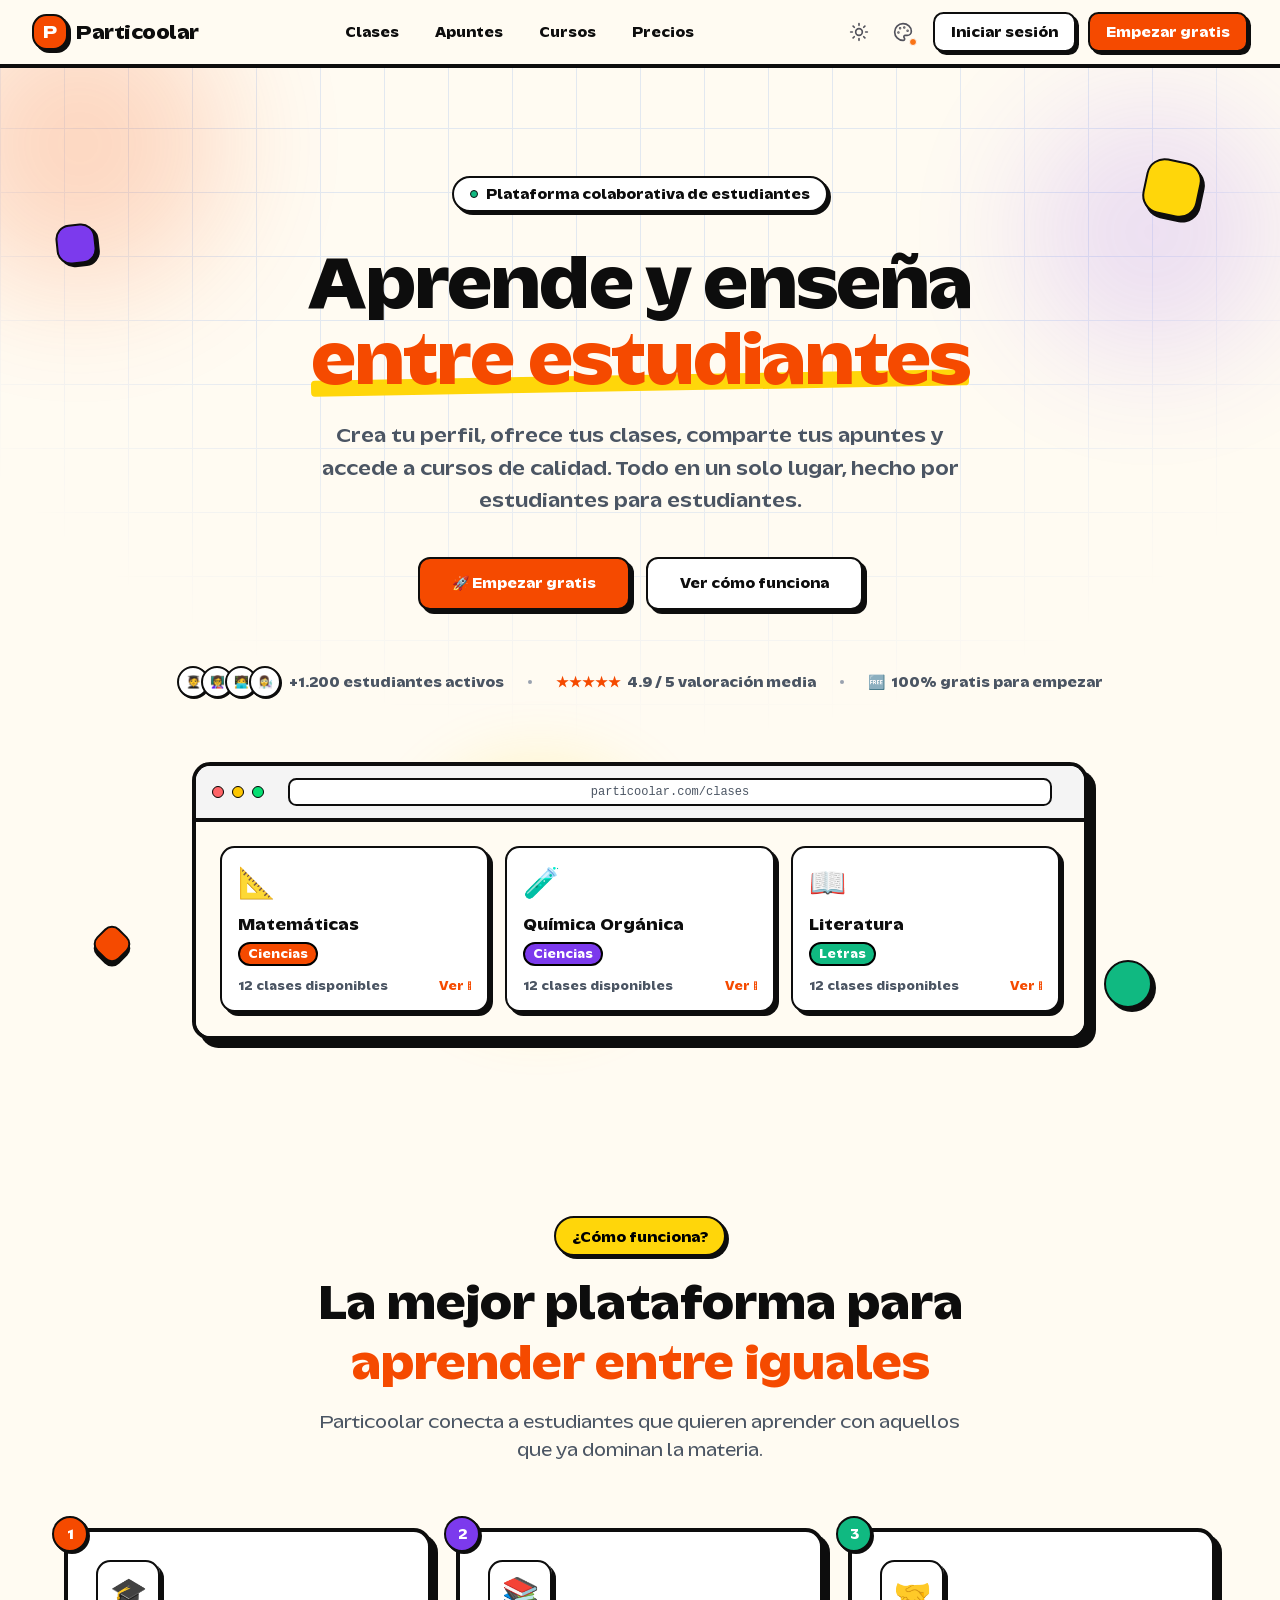
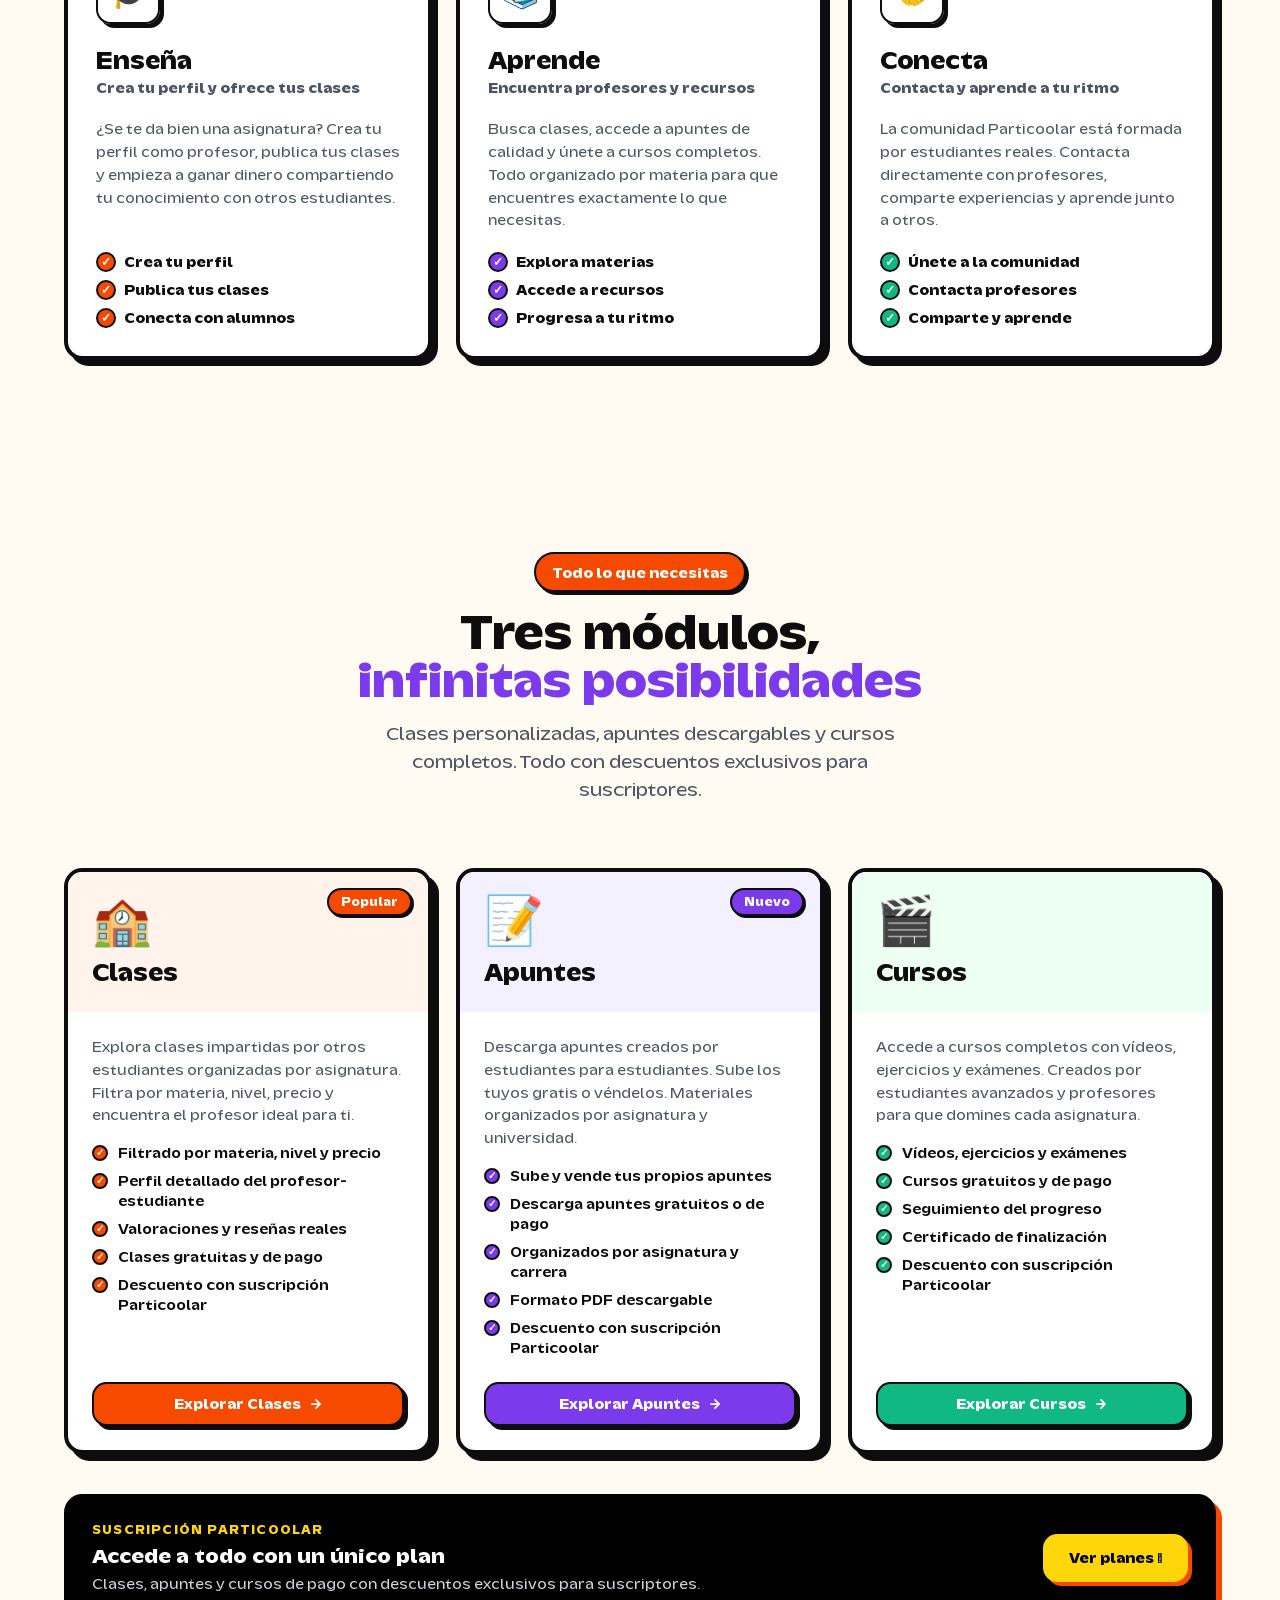
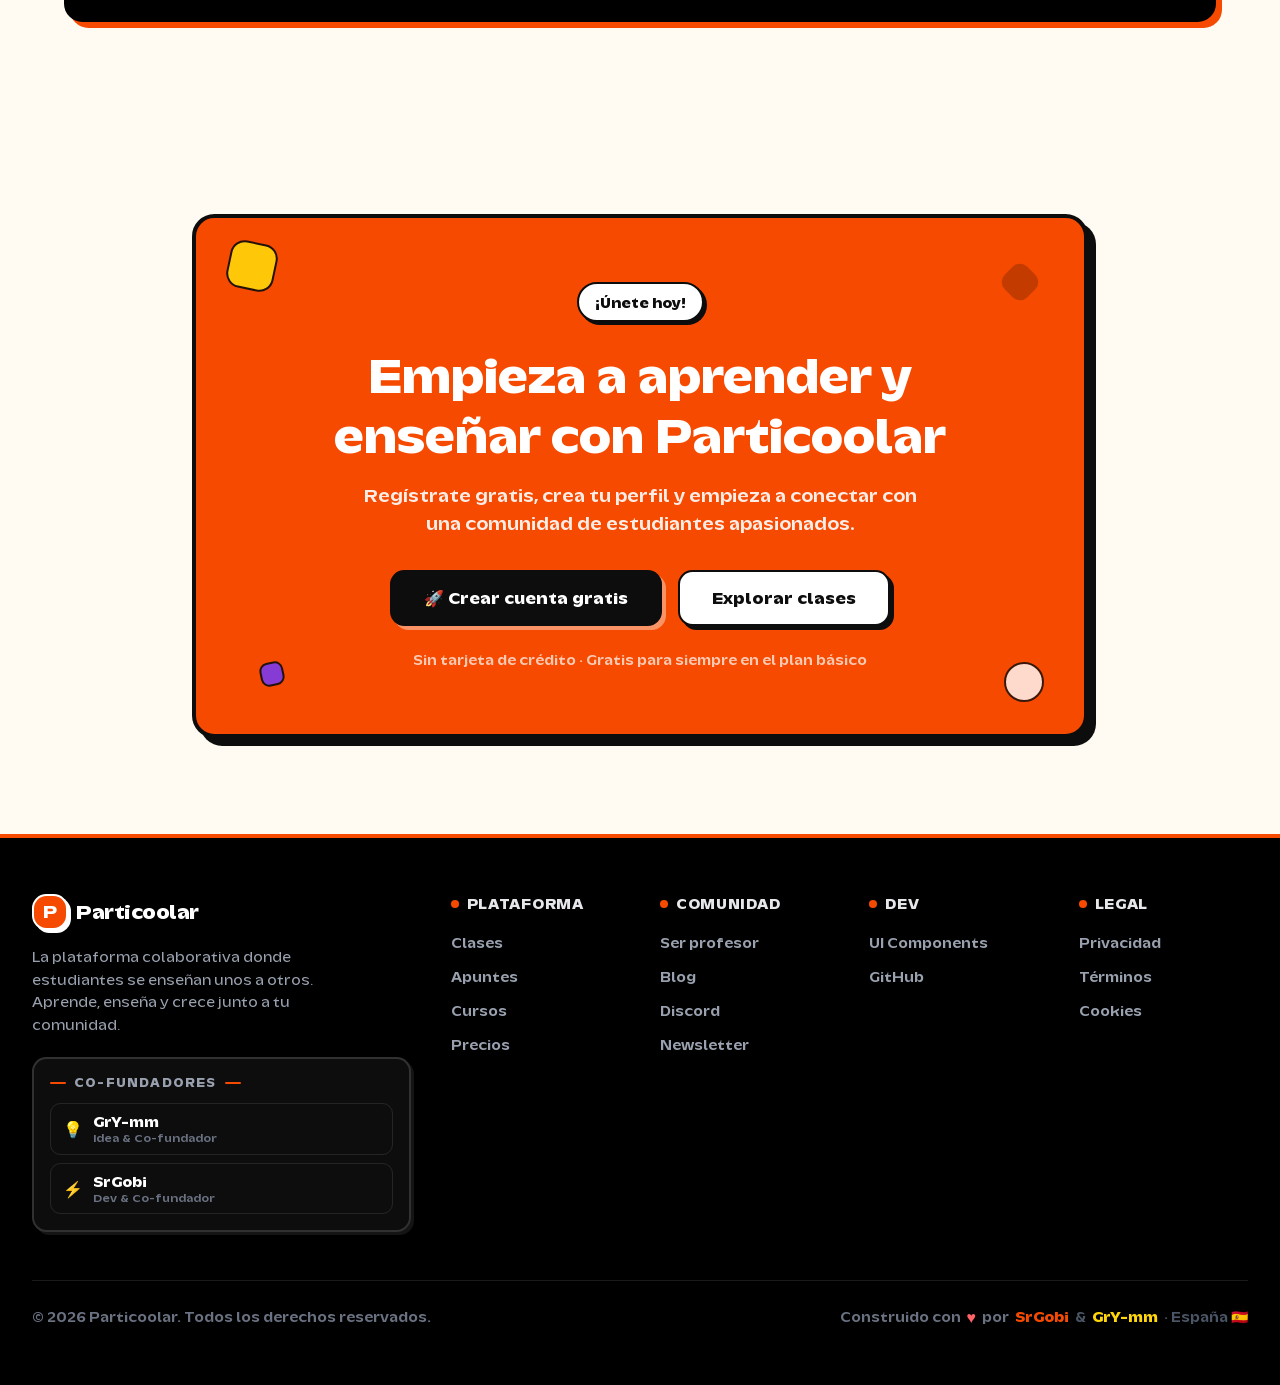
<file: index.html>
<!DOCTYPE html><html lang="es" data-theme="light" color-theme="orange" data-astro-cid-s6tr6vzr> <head><meta charset="UTF-8"><meta name="viewport" content="width=device-width"><link rel="icon" type="image/svg+xml" href="/icons/isotipo-color.svg"><meta name="generator" content="Astro v5.17.3"><meta name="navbar-title" content="Inicio"><title>Particoolar — Aprende y enseña entre estudiantes</title><!-- Preload Fonts --><link rel="preload" href="/fonts/Kaio-Regular.ttf" as="font" type="font/ttf" crossorigin><link rel="preload" href="/fonts/Kaio-Medium.ttf" as="font" type="font/ttf" crossorigin><link rel="preload" href="/fonts/Kaio-Bold.ttf" as="font" type="font/ttf" crossorigin><!-- Script para aplicar el tema inmediatamente, antes de que se renderice el contenido --><script>
			(function () {
				const themeCookie = document.cookie
					.split("; ")
					.find((row) => row.startsWith("theme="));
				const themePreference = themeCookie
					? themeCookie.split("=")[1]
					: "light";

				let actualTheme = themePreference;

				// Si es "system", detectar la preferencia del sistema
				if (themePreference === "system") {
					const prefersDark = window.matchMedia(
						"(prefers-color-scheme: dark)"
					).matches;
					actualTheme = prefersDark ? "dark" : "light";
				}

				// Aplicar el tema inmediatamente
				document.documentElement.setAttribute("data-theme", actualTheme);
			})();
		</script><meta name="astro-view-transitions-enabled" content="true"><meta name="astro-view-transitions-fallback" content="animate"><script type="module" src="/_astro/ClientRouter.astro_astro_type_script_index_0_lang.CDGfc0hd.js"></script><link rel="stylesheet" href="/_astro/callback.DT0p10lS.css"><style>[data-astro-transition-scope="astro-ntcly2jc-1"] { view-transition-name: astro-ntcly2jc-1; }@layer astro { ::view-transition-old(astro-ntcly2jc-1) { 
	animation-duration: 180ms;
	animation-timing-function: cubic-bezier(0.76, 0, 0.24, 1);
	animation-fill-mode: both;
	animation-name: astroFadeOut; }::view-transition-new(astro-ntcly2jc-1) { 
	animation-duration: 180ms;
	animation-timing-function: cubic-bezier(0.76, 0, 0.24, 1);
	animation-fill-mode: both;
	animation-name: astroFadeIn; }[data-astro-transition=back]::view-transition-old(astro-ntcly2jc-1) { 
	animation-duration: 180ms;
	animation-timing-function: cubic-bezier(0.76, 0, 0.24, 1);
	animation-fill-mode: both;
	animation-name: astroFadeOut; }[data-astro-transition=back]::view-transition-new(astro-ntcly2jc-1) { 
	animation-duration: 180ms;
	animation-timing-function: cubic-bezier(0.76, 0, 0.24, 1);
	animation-fill-mode: both;
	animation-name: astroFadeIn; } }[data-astro-transition-fallback="old"] [data-astro-transition-scope="astro-ntcly2jc-1"],
			[data-astro-transition-fallback="old"][data-astro-transition-scope="astro-ntcly2jc-1"] { 
	animation-duration: 180ms;
	animation-timing-function: cubic-bezier(0.76, 0, 0.24, 1);
	animation-fill-mode: both;
	animation-name: astroFadeOut; }[data-astro-transition-fallback="new"] [data-astro-transition-scope="astro-ntcly2jc-1"],
			[data-astro-transition-fallback="new"][data-astro-transition-scope="astro-ntcly2jc-1"] { 
	animation-duration: 180ms;
	animation-timing-function: cubic-bezier(0.76, 0, 0.24, 1);
	animation-fill-mode: both;
	animation-name: astroFadeIn; }[data-astro-transition=back][data-astro-transition-fallback="old"] [data-astro-transition-scope="astro-ntcly2jc-1"],
			[data-astro-transition=back][data-astro-transition-fallback="old"][data-astro-transition-scope="astro-ntcly2jc-1"] { 
	animation-duration: 180ms;
	animation-timing-function: cubic-bezier(0.76, 0, 0.24, 1);
	animation-fill-mode: both;
	animation-name: astroFadeOut; }[data-astro-transition=back][data-astro-transition-fallback="new"] [data-astro-transition-scope="astro-ntcly2jc-1"],
			[data-astro-transition=back][data-astro-transition-fallback="new"][data-astro-transition-scope="astro-ntcly2jc-1"] { 
	animation-duration: 180ms;
	animation-timing-function: cubic-bezier(0.76, 0, 0.24, 1);
	animation-fill-mode: both;
	animation-name: astroFadeIn; }</style></head> <body class="antialiased bg-[var(--c-cream)]" data-astro-cid-s6tr6vzr>  <!-- Navbar de escritorio --><nav class="navbar fixed top-0 left-0 right-0 z-50 bg-[var(--c-cream)] border-b-4 border-[var(--c-border)]"> <div class="max-w-7xl mx-auto px-4 sm:px-6 lg:px-8"> <div class="flex items-center justify-between h-16"> <!-- Logo --> <a href="/" class="flex items-center gap-2 group"> <div class="w-9 h-9 rounded-xl bg-[var(--c-orange)] border-2 border-[var(--c-border)] shadow-[3px_3px_0_0_var(--c-border)] flex items-center justify-center transition-transform group-hover:-translate-y-0.5"> <span class="text-white font-black text-lg leading-none">P</span> </div> <span class="font-black text-xl text-[var(--c-text)] tracking-tight">Particoolar</span> </a> <!-- Desktop links --> <div class="hidden md:flex items-center gap-1"> <a href="/clases" class="px-4 py-2 rounded-lg font-semibold text-sm text-[var(--c-text)] hover:bg-[var(--c-yellow)] hover:shadow-[2px_2px_0_0_var(--c-border)] transition-all duration-150"> Clases </a><a href="/apuntes" class="px-4 py-2 rounded-lg font-semibold text-sm text-[var(--c-text)] hover:bg-[var(--c-yellow)] hover:shadow-[2px_2px_0_0_var(--c-border)] transition-all duration-150"> Apuntes </a><a href="/cursos" class="px-4 py-2 rounded-lg font-semibold text-sm text-[var(--c-text)] hover:bg-[var(--c-yellow)] hover:shadow-[2px_2px_0_0_var(--c-border)] transition-all duration-150"> Cursos </a><a href="/precios" class="px-4 py-2 rounded-lg font-semibold text-sm text-[var(--c-text)] hover:bg-[var(--c-yellow)] hover:shadow-[2px_2px_0_0_var(--c-border)] transition-all duration-150"> Precios </a> </div> <!-- Themes + CTA buttons --> <div class="flex items-center gap-2"> <div class="relative inline-block " data-dropdown-menu data-open="false">  <button type="button" class="inline-flex items-center justify-center group cursor-pointer p-2 text-zinc-600 dark:text-zinc-400 hover:bg-zinc-200 dark:hover:bg-zinc-800 rounded-lg transition-all hover:scale-105" data-dropdown-trigger data-state="closed">  <svg id="icon-light" xmlns="http://www.w3.org/2000/svg" width="24" height="24" viewBox="0 0 24 24" fill="none" stroke="currentColor" stroke-width="2" stroke-linecap="round" stroke-linejoin="round" class="lucide lucide-sun theme-icon size-5"> <circle cx="12" cy="12" r="4"></circle> <path d="M12 2v2"></path> <path d="M12 20v2"></path> <path d="m4.93 4.93 1.41 1.41"></path> <path d="m17.66 17.66 1.41 1.41"></path> <path d="M2 12h2"></path> <path d="M20 12h2"></path> <path d="m6.34 17.66-1.41 1.41"></path> <path d="m19.07 4.93-1.41 1.41"></path> </svg> <svg id="icon-dark" xmlns="http://www.w3.org/2000/svg" width="24" height="24" viewBox="0 0 24 24" fill="none" stroke="currentColor" stroke-width="2" stroke-linecap="round" stroke-linejoin="round" class="lucide lucide-moon theme-icon size-5 hidden"> <path d="M20.985 12.486a9 9 0 1 1-9.473-9.472c.405-.022.617.46.402.803a6 6 0 0 0 8.268 8.268c.344-.215.825-.004.803.401"></path> </svg> <svg id="icon-system" xmlns="http://www.w3.org/2000/svg" width="24" height="24" viewBox="0 0 24 24" fill="none" stroke="currentColor" stroke-width="2" stroke-linecap="round" stroke-linejoin="round" class="lucide lucide-monitor theme-icon size-5 hidden"> <rect width="20" height="14" x="2" y="3" rx="2"></rect> <line x1="8" x2="16" y1="21" y2="21"></line> <line x1="12" x2="12" y1="17" y2="21"></line> </svg>  </button> <script type="module">const d=new WeakMap;document.addEventListener("astro:before-preparation",()=>{document.querySelectorAll("[data-dropdown-trigger]").forEach(t=>{const e=d.get(t);e&&t.removeEventListener("click",e)})});document.addEventListener("astro:page-load",()=>{document.querySelectorAll("[data-dropdown-trigger]").forEach(t=>{const e=d.get(t);e&&t.removeEventListener("click",e);const a=c=>{c.stopPropagation();const o=t.closest("[data-dropdown-menu]"),s=o?.querySelector("[data-dropdown-content]"),i=o?.getAttribute("data-open")==="true";document.querySelectorAll("[data-dropdown-menu]").forEach(n=>{n!==o&&(n.querySelector("[data-dropdown-content]")?.classList.add("hidden"),n.setAttribute("data-open","false"),n.querySelector("[data-dropdown-trigger]")?.setAttribute("data-state","closed"))}),i?(s?.classList.add("hidden"),o?.setAttribute("data-open","false"),t?.setAttribute("data-state","closed")):(s?.classList.remove("hidden"),o?.setAttribute("data-open","true"),t?.setAttribute("data-state","open"))};d.set(t,a),t.addEventListener("click",a)})});</script> <div class="hidden absolute z-50 min-w-32 overflow-hidden rounded-md border border-border bg-popover text-popover-foreground shadow-md animate-in fade-in-0 zoom-in-95 min-w-32" data-dropdown-content data-align="end" data-side="bottom"> <div class="p-1"> <button data-dropdown-item="true" data-theme-value="light" class="relative flex cursor-pointer select-none items-center gap-2 rounded-sm px-2 py-1.5 text-sm outline-hidden transition-colors hover:bg-accent hover:text-accent-foreground focus:bg-accent focus:text-accent-foreground w-full">  <svg xmlns="http://www.w3.org/2000/svg" width="16" height="16" viewBox="0 0 24 24" fill="none" stroke="currentColor" stroke-width="2" stroke-linecap="round" stroke-linejoin="round" class="lucide lucide-sun"> <circle cx="12" cy="12" r="4"></circle> <path d="M12 2v2"></path> <path d="M12 20v2"></path> <path d="m4.93 4.93 1.41 1.41"></path> <path d="m17.66 17.66 1.41 1.41"></path> <path d="M2 12h2"></path> <path d="M20 12h2"></path> <path d="m6.34 17.66-1.41 1.41"></path> <path d="m19.07 4.93-1.41 1.41"></path> </svg> <span>Claro</span>  </button> <script type="module">document.addEventListener("astro:page-load",()=>{document.querySelectorAll("[data-dropdown-item][href]").forEach(e=>{e.addEventListener("click",()=>{const t=e.closest("[data-dropdown-menu]"),d=t?.querySelector("[data-dropdown-content]"),o=t?.querySelector("[data-dropdown-trigger]");t&&d&&o&&(d.classList.add("hidden"),t.setAttribute("data-open","false"),o.setAttribute("data-state","closed"))})})});</script><button data-dropdown-item="true" data-theme-value="dark" class="relative flex cursor-pointer select-none items-center gap-2 rounded-sm px-2 py-1.5 text-sm outline-hidden transition-colors hover:bg-accent hover:text-accent-foreground focus:bg-accent focus:text-accent-foreground w-full">  <svg xmlns="http://www.w3.org/2000/svg" width="16" height="16" viewBox="0 0 24 24" fill="none" stroke="currentColor" stroke-width="2" stroke-linecap="round" stroke-linejoin="round" class="lucide lucide-moon"> <path d="M20.985 12.486a9 9 0 1 1-9.473-9.472c.405-.022.617.46.402.803a6 6 0 0 0 8.268 8.268c.344-.215.825-.004.803.401"></path> </svg> <span>Oscuro</span>  </button> <button data-dropdown-item="true" data-theme-value="system" class="relative flex cursor-pointer select-none items-center gap-2 rounded-sm px-2 py-1.5 text-sm outline-hidden transition-colors hover:bg-accent hover:text-accent-foreground focus:bg-accent focus:text-accent-foreground w-full">  <svg xmlns="http://www.w3.org/2000/svg" width="16" height="16" viewBox="0 0 24 24" fill="none" stroke="currentColor" stroke-width="2" stroke-linecap="round" stroke-linejoin="round" class="lucide lucide-monitor"> <rect width="20" height="14" x="2" y="3" rx="2"></rect> <line x1="8" x2="16" y1="21" y2="21"></line> <line x1="12" x2="12" y1="17" y2="21"></line> </svg> <span>Sistema</span>  </button>  </div> </div> <script type="module">document.addEventListener("astro:page-load",()=>{document.querySelectorAll("[data-dropdown-content]").forEach(o=>{const e=o;new MutationObserver(()=>{e.classList.contains("hidden")||f(e)}).observe(e,{attributes:!0,attributeFilter:["class"]})})});function f(t){const o=t.closest("[data-dropdown-menu]"),e=o?.querySelector("[data-dropdown-trigger]");if(!o||!e)return;const l=t.getAttribute("data-align")||"end",r=t.getAttribute("data-side")||"bottom",s=4,a=e.getBoundingClientRect();t.getBoundingClientRect();const d=window.innerWidth,g=window.innerHeight,y=a.width<100;t.style.top="",t.style.bottom="",t.style.left="",t.style.right="",t.style.transform="",y?(t.style.left=`${a.width+s}px`,t.style.top="0"):(r==="top"?(t.style.bottom="100%",t.style.marginBottom=`${s}px`):r==="bottom"&&(t.style.top="100%",t.style.marginTop=`${s}px`),l==="end"?t.style.right="0":l==="start"?t.style.left="0":l==="center"&&(t.style.left="50%",t.style.transform="translateX(-50%)")),setTimeout(()=>{const i=t.getBoundingClientRect();if(i.right>d){const p=i.right-d+8;t.style.right=`${p}px`,t.style.left="auto"}i.left<0&&(t.style.left="8px",t.style.right="auto"),i.bottom>g&&(t.style.top="auto",t.style.bottom="100%",t.style.marginBottom=`${s}px`,t.style.marginTop=""),i.top<0&&(t.style.bottom="auto",t.style.top="100%",t.style.marginTop=`${s}px`,t.style.marginBottom="")},0)}</script>  </div> <script type="module">let t=null;function a(){document.querySelectorAll("[data-dropdown-menu]").forEach(n=>{const e=n.querySelector("[data-dropdown-trigger]");n.querySelector("[data-dropdown-content]")?.classList.add("hidden"),n.setAttribute("data-open","false"),e?.setAttribute("data-state","closed")})}document.addEventListener("astro:before-preparation",()=>{a(),t&&(document.removeEventListener("click",t),t=null)});document.addEventListener("astro:page-load",()=>{t&&document.removeEventListener("click",t),t=o=>{document.querySelectorAll("[data-dropdown-menu]").forEach(e=>{const d=e.querySelector("[data-dropdown-trigger]"),r=e.querySelector("[data-dropdown-content]");e.contains(o.target)||(r?.classList.add("hidden"),e.setAttribute("data-open","false"),d?.setAttribute("data-state","closed"))})},document.addEventListener("click",t)});</script> <script>
	function initThemeToggle() {
		const themeItems = document.querySelectorAll("[data-theme-value]");
		const themeIcons = document.querySelectorAll(".theme-icon");
		const prefersDark = window.matchMedia("(prefers-color-scheme: dark)");

		console.log("Items encontrados:", themeItems.length);
		console.log("Iconos encontrados:", themeIcons.length);
		console.log("Sistema prefiere dark:", prefersDark.matches);

		// Función para guardar tema en cookie
		function saveTheme(theme) {
			const date = new Date();
			date.setTime(date.getTime() + 365 * 24 * 60 * 60 * 1000); // 1 año
			document.cookie = `theme=${theme};expires=${date.toUTCString()};path=/`;
			console.log("Cookie guardada:", theme);
		}

		// Función para mostrar el icono correcto
		function showIcon(themeValue) {
			console.log("Cambiando a tema:", themeValue);
			themeIcons.forEach((icon) => {
				if (icon.id === `icon-${themeValue}`) {
					icon.classList.remove("hidden");
					console.log("Mostrando:", icon.id);
				} else {
					icon.classList.add("hidden");
					console.log("Ocultando:", icon.id);
				}
			});
		}

		// Función para obtener el tema real basado en la preferencia
		function getActualTheme(theme) {
			if (theme === "system") {
				return prefersDark.matches ? "dark" : "light";
			}
			return theme;
		}

		// Función para actualizar data-theme del HTML
		function updateDataTheme(theme) {
			const actualTheme = getActualTheme(theme);
			document.documentElement.setAttribute("data-theme", actualTheme);
			console.log(
				"data-theme actualizado a:",
				actualTheme,
				"(tema seleccionado:",
				theme + ")"
			);
		}

		// Escuchar cambios en la preferencia del sistema
		prefersDark.addEventListener("change", (e) => {
			// Leer el tema de la cookie
			const themeCookie = document.cookie
				.split("; ")
				.find((row) => row.startsWith("theme="));
			const currentTheme = themeCookie ? themeCookie.split("=")[1] : "light";

			if (currentTheme === "system") {
				console.log(
					"Cambio en preferencia del sistema:",
					e.matches ? "dark" : "light"
				);
				updateDataTheme("system");
			}
		});

		// Añadir event listeners a cada DropdownMenuItem
		themeItems.forEach((item) => {
			item.addEventListener("click", (e) => {
				const themeValue = item.getAttribute("data-theme-value");
				console.log("Tema seleccionado:", themeValue);
				if (themeValue) {
					showIcon(themeValue);
					updateDataTheme(themeValue);
					saveTheme(themeValue);
				}
			});
		});

		// Aplicar el tema actual al cargar
		const themeCookie = document.cookie
			.split("; ")
			.find((row) => row.startsWith("theme="));
		const currentTheme = themeCookie ? themeCookie.split("=")[1] : "light";
		updateDataTheme(currentTheme);
	}

	// Ejecutar inmediatamente
	console.log("Inicializando theme toggle...");
	initThemeToggle();

	// Re-ejecutar después de las transiciones de Astro
	document.addEventListener("astro:page-load", () => {
		console.log("Re-inicializando theme toggle...");
		initThemeToggle();
	});
</script> <div class="relative inline-block " data-dropdown-menu data-open="false">  <button type="button" class="inline-flex items-center justify-center group cursor-pointer relative p-2 text-zinc-600 dark:text-zinc-400 hover:bg-zinc-200 dark:hover:bg-zinc-800 rounded-lg transition-all hover:scale-105" data-dropdown-trigger data-state="closed">  <svg xmlns="http://www.w3.org/2000/svg" width="20" height="20" viewBox="0 0 24 24" fill="none" stroke="currentColor" stroke-width="2" stroke-linecap="round" stroke-linejoin="round"> <path d="M12 22a1 1 0 0 1 0-20 10 9 0 0 1 10 9 5 5 0 0 1-5 5h-2.25a1.75 1.75 0 0 0-1.4 2.8l.3.4a1.75 1.75 0 0 1-1.4 2.8z"></path> <circle cx="13.5" cy="6.5" r=".5" fill="currentColor"></circle> <circle cx="17.5" cy="10.5" r=".5" fill="currentColor"></circle> <circle cx="6.5" cy="12.5" r=".5" fill="currentColor"></circle> <circle cx="8.5" cy="7.5" r=".5" fill="currentColor"></circle> </svg> <div id="color-indicator" class="absolute bottom-1 right-1 h-2 w-2 rounded-full border border-zinc-50 dark:border-zinc-900" style="background-color: #f97316"></div>  </button>  <div class="hidden absolute z-50 min-w-32 overflow-hidden rounded-md border border-border bg-popover text-popover-foreground shadow-md animate-in fade-in-0 zoom-in-95 min-w-32" data-dropdown-content data-align="end" data-side="bottom"> <div class="p-1"> <button data-dropdown-item="true" data-color-theme-value="orange" class="relative flex cursor-pointer select-none items-center gap-2 rounded-sm px-2 py-1.5 text-sm outline-hidden transition-colors hover:bg-accent hover:text-accent-foreground focus:bg-accent focus:text-accent-foreground w-full flex items-center gap-2 bg-accent">  <div class="h-4 w-4 rounded-full" style="background-color: #f97316"></div> <span>Naranja</span>  </button> <button data-dropdown-item="true" data-color-theme-value="green" class="relative flex cursor-pointer select-none items-center gap-2 rounded-sm px-2 py-1.5 text-sm outline-hidden transition-colors hover:bg-accent hover:text-accent-foreground focus:bg-accent focus:text-accent-foreground w-full flex items-center gap-2">  <div class="h-4 w-4 rounded-full" style="background-color: #16a34a"></div> <span>Verde</span>  </button> <button data-dropdown-item="true" data-color-theme-value="blue" class="relative flex cursor-pointer select-none items-center gap-2 rounded-sm px-2 py-1.5 text-sm outline-hidden transition-colors hover:bg-accent hover:text-accent-foreground focus:bg-accent focus:text-accent-foreground w-full flex items-center gap-2">  <div class="h-4 w-4 rounded-full" style="background-color: #2563eb"></div> <span>Azul</span>  </button> <button data-dropdown-item="true" data-color-theme-value="purple" class="relative flex cursor-pointer select-none items-center gap-2 rounded-sm px-2 py-1.5 text-sm outline-hidden transition-colors hover:bg-accent hover:text-accent-foreground focus:bg-accent focus:text-accent-foreground w-full flex items-center gap-2">  <div class="h-4 w-4 rounded-full" style="background-color: #9333ea"></div> <span>Púrpura</span>  </button> <button data-dropdown-item="true" data-color-theme-value="red" class="relative flex cursor-pointer select-none items-center gap-2 rounded-sm px-2 py-1.5 text-sm outline-hidden transition-colors hover:bg-accent hover:text-accent-foreground focus:bg-accent focus:text-accent-foreground w-full flex items-center gap-2">  <div class="h-4 w-4 rounded-full" style="background-color: #dc2626"></div> <span>Rojo</span>  </button>  </div> </div>   </div>  <script type="module" src="/_astro/colorThemeToggle.astro_astro_type_script_index_0_lang.DCRob3MB.js"></script> <div class="hidden md:flex items-center gap-3 ml-1"> <a href="/login" class="px-4 py-2 rounded-lg border-2 border-[var(--c-border)] font-bold text-sm text-[var(--c-text)] bg-[var(--c-surface)] hover:bg-[var(--c-surface-2)] shadow-[3px_3px_0_0_var(--c-border)] hover:shadow-[1px_1px_0_0_var(--c-border)] hover:translate-x-[2px] hover:translate-y-[2px] transition-all duration-150">
Iniciar sesión
</a> <a href="/register" class="px-4 py-2 rounded-lg border-2 border-[var(--c-border)] font-bold text-sm bg-[var(--c-orange)] text-white shadow-[3px_3px_0_0_var(--c-border)] hover:shadow-[1px_1px_0_0_var(--c-border)] hover:translate-x-[2px] hover:translate-y-[2px] transition-all duration-150">
Empezar gratis
</a> </div> </div> </div> </div> </nav> <!-- Navegación inferior móvil --> <nav class="md:hidden fixed bottom-4 left-4 right-4 z-50"> <div class="grid grid-cols-4 bg-[var(--c-cream)] border-2 border-[var(--c-border)] shadow-[4px_4px_0_0_var(--c-border)] rounded-2xl overflow-hidden"> <a href="/clases" data-mobile-nav-href="/clases" class="mobile-nav-item flex flex-col items-center justify-center gap-1 py-3 text-[var(--c-text-muted)] transition-all duration-150 hover:bg-[var(--c-yellow)] hover:text-[var(--c-black)] active:scale-95"> <span class="mobile-nav-icon"><svg xmlns="http://www.w3.org/2000/svg" width="22" height="22" viewBox="0 0 24 24" fill="none" stroke="currentColor" stroke-width="2" stroke-linecap="round" stroke-linejoin="round"><polygon points="23 7 16 12 23 17 23 7"></polygon><rect x="1" y="5" width="15" height="14" rx="2" ry="2"></rect></svg></span> <span class="text-[10px] font-bold tracking-wide">Clases</span> </a><a href="/apuntes" data-mobile-nav-href="/apuntes" class="mobile-nav-item flex flex-col items-center justify-center gap-1 py-3 text-[var(--c-text-muted)] transition-all duration-150 hover:bg-[var(--c-yellow)] hover:text-[var(--c-black)] active:scale-95"> <span class="mobile-nav-icon"><svg xmlns="http://www.w3.org/2000/svg" width="22" height="22" viewBox="0 0 24 24" fill="none" stroke="currentColor" stroke-width="2" stroke-linecap="round" stroke-linejoin="round"><path d="M14 2H6a2 2 0 0 0-2 2v16a2 2 0 0 0 2 2h12a2 2 0 0 0 2-2V8z"></path><polyline points="14 2 14 8 20 8"></polyline><line x1="16" y1="13" x2="8" y2="13"></line><line x1="16" y1="17" x2="8" y2="17"></line></svg></span> <span class="text-[10px] font-bold tracking-wide">Apuntes</span> </a><a href="/cursos" data-mobile-nav-href="/cursos" class="mobile-nav-item flex flex-col items-center justify-center gap-1 py-3 text-[var(--c-text-muted)] transition-all duration-150 hover:bg-[var(--c-yellow)] hover:text-[var(--c-black)] active:scale-95"> <span class="mobile-nav-icon"><svg xmlns="http://www.w3.org/2000/svg" width="22" height="22" viewBox="0 0 24 24" fill="none" stroke="currentColor" stroke-width="2" stroke-linecap="round" stroke-linejoin="round"><path d="M2 3h6a4 4 0 0 1 4 4v14a3 3 0 0 0-3-3H2z"></path><path d="M22 3h-6a4 4 0 0 0-4 4v14a3 3 0 0 1 3-3h7z"></path></svg></span> <span class="text-[10px] font-bold tracking-wide">Cursos</span> </a><a href="/precios" data-mobile-nav-href="/precios" class="mobile-nav-item flex flex-col items-center justify-center gap-1 py-3 text-[var(--c-text-muted)] transition-all duration-150 hover:bg-[var(--c-yellow)] hover:text-[var(--c-black)] active:scale-95"> <span class="mobile-nav-icon"><svg xmlns="http://www.w3.org/2000/svg" width="22" height="22" viewBox="0 0 24 24" fill="none" stroke="currentColor" stroke-width="2" stroke-linecap="round" stroke-linejoin="round"><line x1="12" y1="1" x2="12" y2="23"></line><path d="M17 5H9.5a3.5 3.5 0 0 0 0 7h5a3.5 3.5 0 0 1 0 7H6"></path></svg></span> <span class="text-[10px] font-bold tracking-wide">Precios</span> </a> </div> </nav> <script type="module">function c(){const e=window.location.pathname;document.querySelectorAll(".mobile-nav-item").forEach(t=>{const a=t.getAttribute("data-mobile-nav-href")??"";(e===a||e.startsWith(a+"/"))&&(t.classList.remove("text-[var(--c-text-muted)]"),t.classList.add("bg-[var(--c-yellow)]","text-[var(--c-black)]","font-black"))})}c();document.addEventListener("astro:page-load",c);</script> <main> <!-- Background Pattern Global --> <div class="inset-0 -z-10"> <!-- Grid Pattern with Gradient Fade --> <div class="absolute inset-0 dark:bg-[linear-gradient(to_right,#ffffff25_1px,transparent_1px),linear-gradient(to_bottom,#ffffff25_1px,transparent_1px)] bg-[linear-gradient(to_right,#e2e8f0_1px,transparent_1px),linear-gradient(to_bottom,#e2e8f0_1px,transparent_1px)] bg-[size:4rem_4rem] [mask-image:radial-gradient(ellipse_60%_50%_at_50%_0%,#000_70%,transparent_110%)] -z-10 h-[150vh]"></div> </div> <section class="hero-section relative overflow-hidden pt-28 pb-20 px-4"> <!-- Decorative blobs --> <div class="blob blob-orange absolute -top-16 -left-16 w-72 h-72 rounded-full bg-[var(--c-orange)] opacity-20 blur-3xl pointer-events-none"></div> <div class="blob blob-purple absolute top-10 right-0 w-64 h-64 rounded-full bg-[var(--c-purple)] opacity-15 blur-3xl pointer-events-none"></div> <div class="blob blob-yellow absolute bottom-30 left-1/3 w-56 h-56 rounded-full bg-[var(--c-yellow)] opacity-30 blur-2xl pointer-events-none"></div> <!-- Floating decorative shapes --> <div class="hidden lg:block absolute top-24 right-20 w-14 h-14 bg-[var(--c-yellow)] border-2 border-[var(--c-border)] shadow-[4px_4px_0_0_var(--c-border)] rounded-2xl rotate-12 animate-float"></div> <div class="hidden lg:block absolute top-40 left-14 w-10 h-10 bg-[var(--c-purple)] border-2 border-[var(--c-border)] shadow-[3px_3px_0_0_var(--c-border)] rounded-xl -rotate-6 animate-float-slow"></div> <div class="hidden lg:block absolute bottom-28 right-32 w-12 h-12 bg-[var(--c-green)] border-2 border-[var(--c-border)] shadow-[4px_4px_0_0_var(--c-border)] rounded-full animate-float"></div> <div class="hidden lg:block absolute bottom-40 left-24 w-8 h-8 bg-[var(--c-orange)] border-2 border-[var(--c-border)] shadow-[3px_3px_0_0_var(--c-border)] rounded-lg rotate-45 animate-float-slow"></div> <div class="relative max-w-5xl mx-auto text-center"> <!-- Badge --> <div class="inline-flex items-center gap-2 bg-[var(--c-surface)] border-2 border-[var(--c-border)] shadow-[3px_3px_0_0_var(--c-border)] rounded-full px-4 py-1.5 mb-8"> <span class="w-2 h-2 rounded-full bg-[var(--c-green)] border border-[var(--c-border)] inline-block"></span> <span class="text-sm font-semibold text-[var(--c-text)]">Plataforma colaborativa de estudiantes</span> </div> <!-- Headline --> <h1 class="text-5xl sm:text-6xl lg:text-7xl font-black text-[var(--c-text)] leading-[1.05] tracking-tight mb-6">
Aprende y enseña<br> <span class="relative inline-block"> <span class="relative z-10 text-[var(--c-orange)]">entre estudiantes</span> <span class="absolute bottom-1 left-0 right-0 h-4 bg-[var(--c-yellow)] -z-0 -rotate-1 rounded"></span> </span> </h1> <!-- Subheadline --> <p class="text-lg sm:text-xl text-[var(--c-text-muted)] font-medium max-w-2xl mx-auto mb-10 leading-relaxed">
Crea tu perfil, ofrece tus clases, comparte tus apuntes y accede a cursos
			de calidad. Todo en un solo lugar, hecho por estudiantes para estudiantes.
</p> <!-- CTA buttons --> <div class="flex flex-col sm:flex-row items-center justify-center gap-4 mb-14"> <a href="/register" class="cartoon-btn cartoon-btn-primary text-lg px-8 py-3.5">
🚀 Empezar gratis
</a> <a href="#como-funciona" class="cartoon-btn cartoon-btn-white text-lg px-8 py-3.5">
Ver cómo funciona
</a> </div> <!-- Social proof --> <div class="flex flex-col sm:flex-row items-center justify-center gap-6 text-sm font-semibold text-[var(--c-text-muted)]"> <div class="flex items-center gap-2"> <div class="flex -space-x-2"> <div class="w-8 h-8 rounded-full bg-[var(--c-surface)] border-2 border-[var(--c-border)] shadow-[1px_1px_0_0_var(--c-border)] flex items-center justify-center text-xs"> 🧑‍🎓 </div><div class="w-8 h-8 rounded-full bg-[var(--c-surface)] border-2 border-[var(--c-border)] shadow-[1px_1px_0_0_var(--c-border)] flex items-center justify-center text-xs"> 👩‍🏫 </div><div class="w-8 h-8 rounded-full bg-[var(--c-surface)] border-2 border-[var(--c-border)] shadow-[1px_1px_0_0_var(--c-border)] flex items-center justify-center text-xs"> 🧑‍💻 </div><div class="w-8 h-8 rounded-full bg-[var(--c-surface)] border-2 border-[var(--c-border)] shadow-[1px_1px_0_0_var(--c-border)] flex items-center justify-center text-xs"> 👩‍🔬 </div> </div> <span>+1.200 estudiantes activos</span> </div> <div class="hidden sm:block w-1 h-1 rounded-full bg-gray-400"></div> <div class="flex items-center gap-1.5"> <span class="text-[var(--c-orange)]">★★★★★</span> <span>4.9 / 5 valoración media</span> </div> <div class="hidden sm:block w-1 h-1 rounded-full bg-gray-400"></div> <div class="flex items-center gap-1.5"> <span>🆓</span> <span>100% gratis para empezar</span> </div> </div> <!-- Hero illustration / mockup --> <div class="mt-16 relative max-w-4xl mx-auto"> <div class="bg-[var(--c-surface)] border-4 border-[var(--c-border)] shadow-[8px_8px_0_0_var(--c-border)] rounded-2xl overflow-hidden"> <!-- Fake browser bar --> <div class="flex items-center gap-2 px-4 py-3 bg-[var(--c-surface-2)] border-b-4 border-[var(--c-border)]"> <div class="w-3 h-3 rounded-full bg-red-400 border border-black"></div> <div class="w-3 h-3 rounded-full bg-yellow-400 border border-black"></div> <div class="w-3 h-3 rounded-full bg-green-400 border border-black"></div> <div class="flex-1 mx-4 px-3 py-1 bg-[var(--c-surface)] border-2 border-[var(--c-border)] rounded-md text-xs font-mono text-[var(--c-text-muted)]">
particoolar.com/clases
</div> </div> <!-- Mock content grid --> <div class="p-6 grid grid-cols-1 sm:grid-cols-3 gap-4 bg-[var(--c-cream)]"> <div class="bg-[var(--c-surface)] border-2 border-[var(--c-border)] shadow-[4px_4px_0_0_var(--c-border)] rounded-xl p-4 text-left hover:-translate-y-1 transition-transform cursor-pointer"> <div class="text-3xl mb-3">📐</div> <div class="font-black text-base text-[var(--c-text)] mb-1"> Matemáticas </div> <div class="inline-block text-xs font-bold px-2 py-0.5 rounded-full border-2 border-black" style="background:var(--c-orange); color:white"> Ciencias </div> <div class="mt-3 flex items-center justify-between"> <span class="text-xs font-semibold text-[var(--c-text-muted)]">
12 clases disponibles
</span> <span class="text-xs font-bold text-[var(--c-orange)]">
Ver →
</span> </div> </div><div class="bg-[var(--c-surface)] border-2 border-[var(--c-border)] shadow-[4px_4px_0_0_var(--c-border)] rounded-xl p-4 text-left hover:-translate-y-1 transition-transform cursor-pointer"> <div class="text-3xl mb-3">🧪</div> <div class="font-black text-base text-[var(--c-text)] mb-1"> Química Orgánica </div> <div class="inline-block text-xs font-bold px-2 py-0.5 rounded-full border-2 border-black" style="background:var(--c-purple); color:white"> Ciencias </div> <div class="mt-3 flex items-center justify-between"> <span class="text-xs font-semibold text-[var(--c-text-muted)]">
12 clases disponibles
</span> <span class="text-xs font-bold text-[var(--c-orange)]">
Ver →
</span> </div> </div><div class="bg-[var(--c-surface)] border-2 border-[var(--c-border)] shadow-[4px_4px_0_0_var(--c-border)] rounded-xl p-4 text-left hover:-translate-y-1 transition-transform cursor-pointer"> <div class="text-3xl mb-3">📖</div> <div class="font-black text-base text-[var(--c-text)] mb-1"> Literatura </div> <div class="inline-block text-xs font-bold px-2 py-0.5 rounded-full border-2 border-black" style="background:var(--c-green); color:white"> Letras </div> <div class="mt-3 flex items-center justify-between"> <span class="text-xs font-semibold text-[var(--c-text-muted)]">
12 clases disponibles
</span> <span class="text-xs font-bold text-[var(--c-orange)]">
Ver →
</span> </div> </div> </div> </div> </div> </div> </section> <section id="como-funciona" class="py-24 px-4"> <div class="max-w-6xl mx-auto"> <!-- Section header --> <div class="text-center mb-16"> <div class="inline-block bg-[var(--c-yellow)] border-2 border-[var(--c-border)] shadow-[3px_3px_0_0_var(--c-border)] rounded-full px-4 py-1.5 mb-4"> <span class="font-bold text-sm text-black">¿Cómo funciona?</span> </div> <h2 class="text-4xl sm:text-5xl font-black text-[var(--c-text)] leading-tight">
La mejor plataforma para<br> <span class="text-[var(--c-orange)]">aprender entre iguales</span> </h2> <p class="mt-4 text-lg text-[var(--c-text-muted)] max-w-2xl mx-auto">
Particoolar conecta a estudiantes que quieren aprender con aquellos que ya dominan la materia.
</p> </div> <!-- Features grid --> <div class="grid grid-cols-1 md:grid-cols-3 gap-6"> <div class="relative bg-[var(--c-surface)] border-4 border-[var(--c-border)] shadow-[6px_6px_0_0_var(--c-border)] rounded-2xl p-7 flex flex-col gap-5 hover:-translate-y-1 hover:shadow-[8px_8px_0_0_var(--c-border)] transition-all duration-200"> <!-- Number badge --> <div class="absolute -top-4 -left-4 w-9 h-9 rounded-full border-2 border-[var(--c-border)] font-black text-sm flex items-center justify-center shadow-[2px_2px_0_0_var(--c-border)] text-white" style="background: var(--c-orange)"> 1 </div> <!-- Emoji icon --> <div class="w-16 h-16 rounded-xl border-2 border-[var(--c-border)] shadow-[4px_4px_0_0_var(--c-border)] flex items-center justify-center text-3xl" style="background: var(--c-orange)22"> 🎓 </div> <div> <h3 class="text-2xl font-black text-[var(--c-text)]">Enseña</h3> <p class="text-sm font-semibold text-[var(--c-text-muted)] mt-0.5">Crea tu perfil y ofrece tus clases</p> </div> <p class="text-[var(--c-text-muted)] text-sm leading-relaxed flex-1">¿Se te da bien una asignatura? Crea tu perfil como profesor, publica tus clases y empieza a ganar dinero compartiendo tu conocimiento con otros estudiantes.</p> <!-- Steps --> <ul class="space-y-2"> <li class="flex items-center gap-2 text-sm font-semibold text-[var(--c-text)]"> <span class="w-5 h-5 rounded-full border-2 border-[var(--c-border)] text-xs flex items-center justify-center flex-shrink-0 text-white font-black" style="background: var(--c-orange)">✓</span> Crea tu perfil </li><li class="flex items-center gap-2 text-sm font-semibold text-[var(--c-text)]"> <span class="w-5 h-5 rounded-full border-2 border-[var(--c-border)] text-xs flex items-center justify-center flex-shrink-0 text-white font-black" style="background: var(--c-orange)">✓</span> Publica tus clases </li><li class="flex items-center gap-2 text-sm font-semibold text-[var(--c-text)]"> <span class="w-5 h-5 rounded-full border-2 border-[var(--c-border)] text-xs flex items-center justify-center flex-shrink-0 text-white font-black" style="background: var(--c-orange)">✓</span> Conecta con alumnos </li> </ul> </div><div class="relative bg-[var(--c-surface)] border-4 border-[var(--c-border)] shadow-[6px_6px_0_0_var(--c-border)] rounded-2xl p-7 flex flex-col gap-5 hover:-translate-y-1 hover:shadow-[8px_8px_0_0_var(--c-border)] transition-all duration-200"> <!-- Number badge --> <div class="absolute -top-4 -left-4 w-9 h-9 rounded-full border-2 border-[var(--c-border)] font-black text-sm flex items-center justify-center shadow-[2px_2px_0_0_var(--c-border)] text-white" style="background: var(--c-purple)"> 2 </div> <!-- Emoji icon --> <div class="w-16 h-16 rounded-xl border-2 border-[var(--c-border)] shadow-[4px_4px_0_0_var(--c-border)] flex items-center justify-center text-3xl" style="background: var(--c-purple)22"> 📚 </div> <div> <h3 class="text-2xl font-black text-[var(--c-text)]">Aprende</h3> <p class="text-sm font-semibold text-[var(--c-text-muted)] mt-0.5">Encuentra profesores y recursos</p> </div> <p class="text-[var(--c-text-muted)] text-sm leading-relaxed flex-1">Busca clases, accede a apuntes de calidad y únete a cursos completos. Todo organizado por materia para que encuentres exactamente lo que necesitas.</p> <!-- Steps --> <ul class="space-y-2"> <li class="flex items-center gap-2 text-sm font-semibold text-[var(--c-text)]"> <span class="w-5 h-5 rounded-full border-2 border-[var(--c-border)] text-xs flex items-center justify-center flex-shrink-0 text-white font-black" style="background: var(--c-purple)">✓</span> Explora materias </li><li class="flex items-center gap-2 text-sm font-semibold text-[var(--c-text)]"> <span class="w-5 h-5 rounded-full border-2 border-[var(--c-border)] text-xs flex items-center justify-center flex-shrink-0 text-white font-black" style="background: var(--c-purple)">✓</span> Accede a recursos </li><li class="flex items-center gap-2 text-sm font-semibold text-[var(--c-text)]"> <span class="w-5 h-5 rounded-full border-2 border-[var(--c-border)] text-xs flex items-center justify-center flex-shrink-0 text-white font-black" style="background: var(--c-purple)">✓</span> Progresa a tu ritmo </li> </ul> </div><div class="relative bg-[var(--c-surface)] border-4 border-[var(--c-border)] shadow-[6px_6px_0_0_var(--c-border)] rounded-2xl p-7 flex flex-col gap-5 hover:-translate-y-1 hover:shadow-[8px_8px_0_0_var(--c-border)] transition-all duration-200"> <!-- Number badge --> <div class="absolute -top-4 -left-4 w-9 h-9 rounded-full border-2 border-[var(--c-border)] font-black text-sm flex items-center justify-center shadow-[2px_2px_0_0_var(--c-border)] text-white" style="background: var(--c-green)"> 3 </div> <!-- Emoji icon --> <div class="w-16 h-16 rounded-xl border-2 border-[var(--c-border)] shadow-[4px_4px_0_0_var(--c-border)] flex items-center justify-center text-3xl" style="background: var(--c-green)22"> 🤝 </div> <div> <h3 class="text-2xl font-black text-[var(--c-text)]">Conecta</h3> <p class="text-sm font-semibold text-[var(--c-text-muted)] mt-0.5">Contacta y aprende a tu ritmo</p> </div> <p class="text-[var(--c-text-muted)] text-sm leading-relaxed flex-1">La comunidad Particoolar está formada por estudiantes reales. Contacta directamente con profesores, comparte experiencias y aprende junto a otros.</p> <!-- Steps --> <ul class="space-y-2"> <li class="flex items-center gap-2 text-sm font-semibold text-[var(--c-text)]"> <span class="w-5 h-5 rounded-full border-2 border-[var(--c-border)] text-xs flex items-center justify-center flex-shrink-0 text-white font-black" style="background: var(--c-green)">✓</span> Únete a la comunidad </li><li class="flex items-center gap-2 text-sm font-semibold text-[var(--c-text)]"> <span class="w-5 h-5 rounded-full border-2 border-[var(--c-border)] text-xs flex items-center justify-center flex-shrink-0 text-white font-black" style="background: var(--c-green)">✓</span> Contacta profesores </li><li class="flex items-center gap-2 text-sm font-semibold text-[var(--c-text)]"> <span class="w-5 h-5 rounded-full border-2 border-[var(--c-border)] text-xs flex items-center justify-center flex-shrink-0 text-white font-black" style="background: var(--c-green)">✓</span> Comparte y aprende </li> </ul> </div> </div> </div> </section> <section id="modulos" class="py-24 px-4"> <div class="max-w-6xl mx-auto"> <!-- Header --> <div class="text-center mb-16"> <div class="inline-block bg-[var(--c-orange)] border-2 border-[var(--c-border)] shadow-[3px_3px_0_0_var(--c-border)] rounded-full px-4 py-1.5 mb-4"> <span class="font-bold text-sm text-white">Todo lo que necesitas</span> </div> <h2 class="text-4xl sm:text-5xl font-black text-[var(--c-text)]">
Tres módulos,<br> <span class="text-[var(--c-purple)]">infinitas posibilidades</span> </h2> <p class="mt-4 text-lg text-[var(--c-text-muted)] max-w-xl mx-auto">
Clases personalizadas, apuntes descargables y cursos completos. Todo con
				descuentos exclusivos para suscriptores.
</p> </div> <!-- Cards grid --> <div class="grid grid-cols-1 md:grid-cols-3 gap-6"> <div class="group relative bg-[var(--c-surface)] border-4 border-[var(--c-border)] shadow-[7px_7px_0_0_var(--c-border)] rounded-2xl overflow-hidden flex flex-col hover:-translate-y-1.5 hover:shadow-[10px_10px_0_0_var(--c-border)] transition-all duration-200 cursor-pointer"> <!-- Colored header --> <div class="relative p-6 flex items-start justify-between" style="background: #FFF3EC"> <div> <span class="text-5xl block mb-3">🏫</span> <h3 class="text-2xl font-black text-[var(--c-black)]">Clases</h3> </div> <span class="absolute top-4 right-4 text-xs font-black px-3 py-1 rounded-full border-2 border-[var(--c-border)] shadow-[2px_2px_0_0_var(--c-border)] text-white" style="background: var(--c-orange)"> Popular </span> </div> <!-- Content --> <div class="p-6 flex flex-col flex-1 gap-4"> <p class="text-[var(--c-text-muted)] text-sm leading-relaxed"> Explora clases impartidas por otros estudiantes organizadas por asignatura. Filtra por materia, nivel, precio y encuentra el profesor ideal para ti. </p> <ul class="space-y-2 flex-1"> <li class="flex items-start gap-2.5 text-sm font-medium text-[var(--c-text)]"> <span class="mt-0.5 w-4 h-4 rounded-full border-2 border-[var(--c-border)] flex-shrink-0 flex items-center justify-center text-[10px] text-white font-black" style="background: var(--c-orange)">
&#10003;
</span> Filtrado por materia, nivel y precio </li><li class="flex items-start gap-2.5 text-sm font-medium text-[var(--c-text)]"> <span class="mt-0.5 w-4 h-4 rounded-full border-2 border-[var(--c-border)] flex-shrink-0 flex items-center justify-center text-[10px] text-white font-black" style="background: var(--c-orange)">
&#10003;
</span> Perfil detallado del profesor-estudiante </li><li class="flex items-start gap-2.5 text-sm font-medium text-[var(--c-text)]"> <span class="mt-0.5 w-4 h-4 rounded-full border-2 border-[var(--c-border)] flex-shrink-0 flex items-center justify-center text-[10px] text-white font-black" style="background: var(--c-orange)">
&#10003;
</span> Valoraciones y reseñas reales </li><li class="flex items-start gap-2.5 text-sm font-medium text-[var(--c-text)]"> <span class="mt-0.5 w-4 h-4 rounded-full border-2 border-[var(--c-border)] flex-shrink-0 flex items-center justify-center text-[10px] text-white font-black" style="background: var(--c-orange)">
&#10003;
</span> Clases gratuitas y de pago </li><li class="flex items-start gap-2.5 text-sm font-medium text-[var(--c-text)]"> <span class="mt-0.5 w-4 h-4 rounded-full border-2 border-[var(--c-border)] flex-shrink-0 flex items-center justify-center text-[10px] text-white font-black" style="background: var(--c-orange)">
&#10003;
</span> Descuento con suscripción Particoolar </li> </ul> <!-- CTA button --> <a href="/clases" class="mt-2 flex items-center justify-center gap-2 px-5 py-2.5 rounded-xl border-2 border-[var(--c-border)] font-bold text-sm text-white shadow-[4px_4px_0_0_var(--c-border)] hover:shadow-[2px_2px_0_0_var(--c-border)] hover:translate-x-[2px] hover:translate-y-[2px] transition-all duration-150" style="background: var(--c-orange)">
Explorar Clases <svg width="14" height="14" viewBox="0 0 24 24" fill="none" stroke="currentColor" stroke-width="3" stroke-linecap="round" stroke-linejoin="round"> <line x1="5" y1="12" x2="19" y2="12"></line> <polyline points="12 5 19 12 12 19"></polyline> </svg> </a> </div> </div><div class="group relative bg-[var(--c-surface)] border-4 border-[var(--c-border)] shadow-[7px_7px_0_0_var(--c-border)] rounded-2xl overflow-hidden flex flex-col hover:-translate-y-1.5 hover:shadow-[10px_10px_0_0_var(--c-border)] transition-all duration-200 cursor-pointer"> <!-- Colored header --> <div class="relative p-6 flex items-start justify-between" style="background: #F3F0FF"> <div> <span class="text-5xl block mb-3">📝</span> <h3 class="text-2xl font-black text-[var(--c-black)]">Apuntes</h3> </div> <span class="absolute top-4 right-4 text-xs font-black px-3 py-1 rounded-full border-2 border-[var(--c-border)] shadow-[2px_2px_0_0_var(--c-border)] text-white" style="background: var(--c-purple)"> Nuevo </span> </div> <!-- Content --> <div class="p-6 flex flex-col flex-1 gap-4"> <p class="text-[var(--c-text-muted)] text-sm leading-relaxed"> Descarga apuntes creados por estudiantes para estudiantes. Sube los tuyos gratis o véndelos. Materiales organizados por asignatura y universidad. </p> <ul class="space-y-2 flex-1"> <li class="flex items-start gap-2.5 text-sm font-medium text-[var(--c-text)]"> <span class="mt-0.5 w-4 h-4 rounded-full border-2 border-[var(--c-border)] flex-shrink-0 flex items-center justify-center text-[10px] text-white font-black" style="background: var(--c-purple)">
&#10003;
</span> Sube y vende tus propios apuntes </li><li class="flex items-start gap-2.5 text-sm font-medium text-[var(--c-text)]"> <span class="mt-0.5 w-4 h-4 rounded-full border-2 border-[var(--c-border)] flex-shrink-0 flex items-center justify-center text-[10px] text-white font-black" style="background: var(--c-purple)">
&#10003;
</span> Descarga apuntes gratuitos o de pago </li><li class="flex items-start gap-2.5 text-sm font-medium text-[var(--c-text)]"> <span class="mt-0.5 w-4 h-4 rounded-full border-2 border-[var(--c-border)] flex-shrink-0 flex items-center justify-center text-[10px] text-white font-black" style="background: var(--c-purple)">
&#10003;
</span> Organizados por asignatura y carrera </li><li class="flex items-start gap-2.5 text-sm font-medium text-[var(--c-text)]"> <span class="mt-0.5 w-4 h-4 rounded-full border-2 border-[var(--c-border)] flex-shrink-0 flex items-center justify-center text-[10px] text-white font-black" style="background: var(--c-purple)">
&#10003;
</span> Formato PDF descargable </li><li class="flex items-start gap-2.5 text-sm font-medium text-[var(--c-text)]"> <span class="mt-0.5 w-4 h-4 rounded-full border-2 border-[var(--c-border)] flex-shrink-0 flex items-center justify-center text-[10px] text-white font-black" style="background: var(--c-purple)">
&#10003;
</span> Descuento con suscripción Particoolar </li> </ul> <!-- CTA button --> <a href="/apuntes" class="mt-2 flex items-center justify-center gap-2 px-5 py-2.5 rounded-xl border-2 border-[var(--c-border)] font-bold text-sm text-white shadow-[4px_4px_0_0_var(--c-border)] hover:shadow-[2px_2px_0_0_var(--c-border)] hover:translate-x-[2px] hover:translate-y-[2px] transition-all duration-150" style="background: var(--c-purple)">
Explorar Apuntes <svg width="14" height="14" viewBox="0 0 24 24" fill="none" stroke="currentColor" stroke-width="3" stroke-linecap="round" stroke-linejoin="round"> <line x1="5" y1="12" x2="19" y2="12"></line> <polyline points="12 5 19 12 12 19"></polyline> </svg> </a> </div> </div><div class="group relative bg-[var(--c-surface)] border-4 border-[var(--c-border)] shadow-[7px_7px_0_0_var(--c-border)] rounded-2xl overflow-hidden flex flex-col hover:-translate-y-1.5 hover:shadow-[10px_10px_0_0_var(--c-border)] transition-all duration-200 cursor-pointer"> <!-- Colored header --> <div class="relative p-6 flex items-start justify-between" style="background: #EDFFF3"> <div> <span class="text-5xl block mb-3">🎬</span> <h3 class="text-2xl font-black text-[var(--c-black)]">Cursos</h3> </div>  </div> <!-- Content --> <div class="p-6 flex flex-col flex-1 gap-4"> <p class="text-[var(--c-text-muted)] text-sm leading-relaxed"> Accede a cursos completos con vídeos, ejercicios y exámenes. Creados por estudiantes avanzados y profesores para que domines cada asignatura. </p> <ul class="space-y-2 flex-1"> <li class="flex items-start gap-2.5 text-sm font-medium text-[var(--c-text)]"> <span class="mt-0.5 w-4 h-4 rounded-full border-2 border-[var(--c-border)] flex-shrink-0 flex items-center justify-center text-[10px] text-white font-black" style="background: var(--c-green)">
&#10003;
</span> Vídeos, ejercicios y exámenes </li><li class="flex items-start gap-2.5 text-sm font-medium text-[var(--c-text)]"> <span class="mt-0.5 w-4 h-4 rounded-full border-2 border-[var(--c-border)] flex-shrink-0 flex items-center justify-center text-[10px] text-white font-black" style="background: var(--c-green)">
&#10003;
</span> Cursos gratuitos y de pago </li><li class="flex items-start gap-2.5 text-sm font-medium text-[var(--c-text)]"> <span class="mt-0.5 w-4 h-4 rounded-full border-2 border-[var(--c-border)] flex-shrink-0 flex items-center justify-center text-[10px] text-white font-black" style="background: var(--c-green)">
&#10003;
</span> Seguimiento del progreso </li><li class="flex items-start gap-2.5 text-sm font-medium text-[var(--c-text)]"> <span class="mt-0.5 w-4 h-4 rounded-full border-2 border-[var(--c-border)] flex-shrink-0 flex items-center justify-center text-[10px] text-white font-black" style="background: var(--c-green)">
&#10003;
</span> Certificado de finalización </li><li class="flex items-start gap-2.5 text-sm font-medium text-[var(--c-text)]"> <span class="mt-0.5 w-4 h-4 rounded-full border-2 border-[var(--c-border)] flex-shrink-0 flex items-center justify-center text-[10px] text-white font-black" style="background: var(--c-green)">
&#10003;
</span> Descuento con suscripción Particoolar </li> </ul> <!-- CTA button --> <a href="/cursos" class="mt-2 flex items-center justify-center gap-2 px-5 py-2.5 rounded-xl border-2 border-[var(--c-border)] font-bold text-sm text-white shadow-[4px_4px_0_0_var(--c-border)] hover:shadow-[2px_2px_0_0_var(--c-border)] hover:translate-x-[2px] hover:translate-y-[2px] transition-all duration-150" style="background: var(--c-green)">
Explorar Cursos <svg width="14" height="14" viewBox="0 0 24 24" fill="none" stroke="currentColor" stroke-width="3" stroke-linecap="round" stroke-linejoin="round"> <line x1="5" y1="12" x2="19" y2="12"></line> <polyline points="12 5 19 12 12 19"></polyline> </svg> </a> </div> </div> </div> <!-- Subscription banner --> <div class="mt-10 bg-black text-white border-4 border-black shadow-[6px_6px_0_0_var(--c-orange)] rounded-2xl p-6 flex flex-col sm:flex-row items-center justify-between gap-4"> <div> <p class="text-xs font-bold text-[var(--c-yellow)] uppercase tracking-widest mb-1">
Suscripción Particoolar
</p> <h3 class="text-xl font-black text-white">
Accede a todo con un único plan
</h3> <p class="text-sm text-gray-300 mt-1">
Clases, apuntes y cursos de pago con descuentos exclusivos para
					suscriptores.
</p> </div> <a href="/precios" class="flex-shrink-0 px-6 py-3 rounded-xl border-2 border-[var(--c-yellow)] bg-[var(--c-yellow)] font-black text-black shadow-[4px_4px_0_0_var(--c-orange)] hover:shadow-[2px_2px_0_0_var(--c-orange)] hover:translate-x-[2px] hover:translate-y-[2px] transition-all duration-150 text-sm">
Ver planes →
</a> </div> </div> </section> <section class="py-24 px-4 overflow-hidden"> <div class="max-w-4xl mx-auto"> <div class="relative bg-[var(--c-orange)] border-4 border-[var(--c-border)] shadow-[8px_8px_0_0_var(--c-border)] rounded-3xl px-8 py-16 text-center overflow-hidden"> <!-- Decorative shapes --> <div class="absolute top-6 left-8 w-12 h-12 bg-[var(--c-yellow)] border-2 border-[var(--c-border)] rounded-xl rotate-12 opacity-90"></div> <div class="absolute bottom-8 right-10 w-10 h-10 bg-[var(--c-surface)] border-2 border-[var(--c-border)] rounded-full opacity-80"></div> <div class="absolute top-12 right-12 w-8 h-8 bg-black rounded-lg rotate-45 opacity-20"></div> <div class="absolute bottom-12 left-16 w-6 h-6 bg-[var(--c-purple)] border-2 border-[var(--c-border)] rounded-md -rotate-12 opacity-90"></div> <!-- Content --> <div class="relative z-10"> <div class="inline-block bg-[var(--c-surface)] border-2 border-[var(--c-border)] shadow-[3px_3px_0_0_var(--c-border)] rounded-full px-4 py-1.5 mb-6"> <span class="font-bold text-sm text-[var(--c-text)]">¡Únete hoy!</span> </div> <h2 class="text-4xl sm:text-5xl font-black text-white leading-tight mb-4">
Empieza a aprender y<br>enseñar con Particoolar
</h2> <p class="text-white/90 text-lg font-medium max-w-xl mx-auto mb-8">
Regístrate gratis, crea tu perfil y empieza a conectar con una
					comunidad de estudiantes apasionados.
</p> <div class="flex flex-col sm:flex-row items-center justify-center gap-4"> <a href="/register" class="px-8 py-3.5 rounded-xl border-2 border-[var(--c-border)] bg-[var(--c-black)] text-white font-black text-base shadow-[4px_4px_0_0_rgba(255,255,255,0.4)] hover:shadow-[2px_2px_0_0_rgba(255,255,255,0.4)] hover:translate-x-[2px] hover:translate-y-[2px] transition-all duration-150">
🚀 Crear cuenta gratis
</a> <a href="/clases" class="px-8 py-3.5 rounded-xl border-2 border-[var(--c-border)] bg-[var(--c-surface)] text-[var(--c-text)] font-black text-base shadow-[4px_4px_0_0_var(--c-border)] hover:shadow-[2px_2px_0_0_var(--c-border)] hover:translate-x-[2px] hover:translate-y-[2px] transition-all duration-150">
Explorar clases
</a> </div> <p class="mt-6 text-white/70 text-sm font-medium">
Sin tarjeta de crédito · Gratis para siempre en el plan básico
</p> </div> </div> </div> </section> </main> <footer class="bg-black text-white border-t-4 border-[var(--c-orange)]"> <div class="max-w-7xl mx-auto px-4 sm:px-6 lg:px-8 py-14"> <div class="grid grid-cols-1 sm:grid-cols-2 lg:grid-cols-6 gap-10"> <!-- Brand --> <div class="lg:col-span-2"> <a href="/" class="flex items-center gap-2 mb-4 group w-fit"> <div class="w-9 h-9 rounded-xl bg-[var(--c-orange)] border-2 border-white shadow-[3px_3px_0_0_white] flex items-center justify-center transition-transform group-hover:-translate-y-0.5"> <span class="text-white font-black text-lg leading-none">P</span> </div> <span class="font-black text-xl text-white tracking-tight">Particoolar</span> </a> <p class="text-gray-400 text-sm leading-relaxed max-w-xs">
La plataforma colaborativa donde estudiantes se enseñan unos a otros.
					Aprende, enseña y crece junto a tu comunidad.
</p> <!-- Creators --> <div class="mt-5 p-4 bg-white/5 border-2 border-white/15 shadow-[3px_3px_0_0_rgba(255,255,255,0.08)] rounded-xl"> <p class="text-xs font-black text-gray-400 uppercase tracking-widest mb-3 flex items-center gap-2"> <span class="w-4 h-[2px] bg-[var(--c-orange)] inline-block rounded-full"></span>
Co-fundadores
<span class="w-4 h-[2px] bg-[var(--c-orange)] inline-block rounded-full"></span> </p> <div class="flex flex-col gap-2"> <a href="https://github.com/GrY-mm" target="_blank" rel="noopener noreferrer" class="group/creator flex items-center gap-2.5 px-3 py-2 rounded-lg border border-white/10 hover:border-[var(--c-yellow)] hover:bg-[var(--c-yellow)]/10 transition-all duration-150"> <span class="text-base">💡</span> <div class="flex flex-col leading-tight"> <span class="text-sm font-black text-white group-hover/creator:text-[var(--c-yellow)] transition-colors">GrY-mm</span> <span class="text-[11px] text-gray-500 font-medium">Idea & Co-fundador</span> </div> </a> <a href="https://github.com/SrGobi" target="_blank" rel="noopener noreferrer" class="group/creator flex items-center gap-2.5 px-3 py-2 rounded-lg border border-white/10 hover:border-[var(--c-orange)] hover:bg-[var(--c-orange)]/10 transition-all duration-150"> <span class="text-base">⚡</span> <div class="flex flex-col leading-tight"> <span class="text-sm font-black text-white group-hover/creator:text-[var(--c-orange)] transition-colors">SrGobi</span> <span class="text-[11px] text-gray-500 font-medium">Dev & Co-fundador</span> </div> </a> </div> </div> </div> <!-- Links --> <div> <h4 class="font-black text-sm uppercase tracking-wider text-gray-200 mb-4 flex items-center gap-2"> <span class="w-2 h-2 rounded-sm bg-[var(--c-orange)] inline-block"></span> Plataforma </h4> <ul class="space-y-2.5"> <li> <a href="/clases" class="text-sm text-gray-400 hover:text-[var(--c-yellow)] transition-colors font-medium hover:translate-x-0.5 inline-block transition-transform duration-150"> Clases </a> </li><li> <a href="/apuntes" class="text-sm text-gray-400 hover:text-[var(--c-yellow)] transition-colors font-medium hover:translate-x-0.5 inline-block transition-transform duration-150"> Apuntes </a> </li><li> <a href="/cursos" class="text-sm text-gray-400 hover:text-[var(--c-yellow)] transition-colors font-medium hover:translate-x-0.5 inline-block transition-transform duration-150"> Cursos </a> </li><li> <a href="/precios" class="text-sm text-gray-400 hover:text-[var(--c-yellow)] transition-colors font-medium hover:translate-x-0.5 inline-block transition-transform duration-150"> Precios </a> </li> </ul> </div><div> <h4 class="font-black text-sm uppercase tracking-wider text-gray-200 mb-4 flex items-center gap-2"> <span class="w-2 h-2 rounded-sm bg-[var(--c-orange)] inline-block"></span> Comunidad </h4> <ul class="space-y-2.5"> <li> <a href="/ser-profesor" class="text-sm text-gray-400 hover:text-[var(--c-yellow)] transition-colors font-medium hover:translate-x-0.5 inline-block transition-transform duration-150"> Ser profesor </a> </li><li> <a href="/blog" class="text-sm text-gray-400 hover:text-[var(--c-yellow)] transition-colors font-medium hover:translate-x-0.5 inline-block transition-transform duration-150"> Blog </a> </li><li> <a href="https://discord.gg/particoolar" class="text-sm text-gray-400 hover:text-[var(--c-yellow)] transition-colors font-medium hover:translate-x-0.5 inline-block transition-transform duration-150"> Discord </a> </li><li> <a href="/newsletter" class="text-sm text-gray-400 hover:text-[var(--c-yellow)] transition-colors font-medium hover:translate-x-0.5 inline-block transition-transform duration-150"> Newsletter </a> </li> </ul> </div><div> <h4 class="font-black text-sm uppercase tracking-wider text-gray-200 mb-4 flex items-center gap-2"> <span class="w-2 h-2 rounded-sm bg-[var(--c-orange)] inline-block"></span> Dev </h4> <ul class="space-y-2.5"> <li> <a href="/componentes" class="text-sm text-gray-400 hover:text-[var(--c-yellow)] transition-colors font-medium hover:translate-x-0.5 inline-block transition-transform duration-150"> UI Components </a> </li><li> <a href="https://github.com/SrGobi/Particoolar" class="text-sm text-gray-400 hover:text-[var(--c-yellow)] transition-colors font-medium hover:translate-x-0.5 inline-block transition-transform duration-150"> GitHub </a> </li> </ul> </div><div> <h4 class="font-black text-sm uppercase tracking-wider text-gray-200 mb-4 flex items-center gap-2"> <span class="w-2 h-2 rounded-sm bg-[var(--c-orange)] inline-block"></span> Legal </h4> <ul class="space-y-2.5"> <li> <a href="/privacidad" class="text-sm text-gray-400 hover:text-[var(--c-yellow)] transition-colors font-medium hover:translate-x-0.5 inline-block transition-transform duration-150"> Privacidad </a> </li><li> <a href="/terminos" class="text-sm text-gray-400 hover:text-[var(--c-yellow)] transition-colors font-medium hover:translate-x-0.5 inline-block transition-transform duration-150"> Términos </a> </li><li> <a href="/cookies" class="text-sm text-gray-400 hover:text-[var(--c-yellow)] transition-colors font-medium hover:translate-x-0.5 inline-block transition-transform duration-150"> Cookies </a> </li> </ul> </div> </div> <!-- Bottom bar --> <div class="mt-12 pt-6 border-t border-white/10 flex flex-col sm:flex-row items-center justify-between gap-3 text-sm text-gray-500"> <p class="font-medium">
© 2026 Particoolar. Todos los derechos reservados.
</p> <p class="font-medium flex items-center gap-1.5 flex-wrap justify-center sm:justify-end">
Construido con <span class="text-red-400 text-base">♥</span> por
<a href="https://github.com/SrGobi" target="_blank" rel="noopener noreferrer" class="text-[var(--c-orange)] font-black hover:underline underline-offset-2 transition-colors">SrGobi</a> <span class="text-gray-600">&</span> <a href="https://github.com/GrY-mm" target="_blank" rel="noopener noreferrer" class="text-[var(--c-yellow)] font-black hover:underline underline-offset-2 transition-colors">GrY-mm</a> <span class="text-gray-600">· España 🇪🇸</span> </p> </div> </div> </footer>  </body></html>
</file>
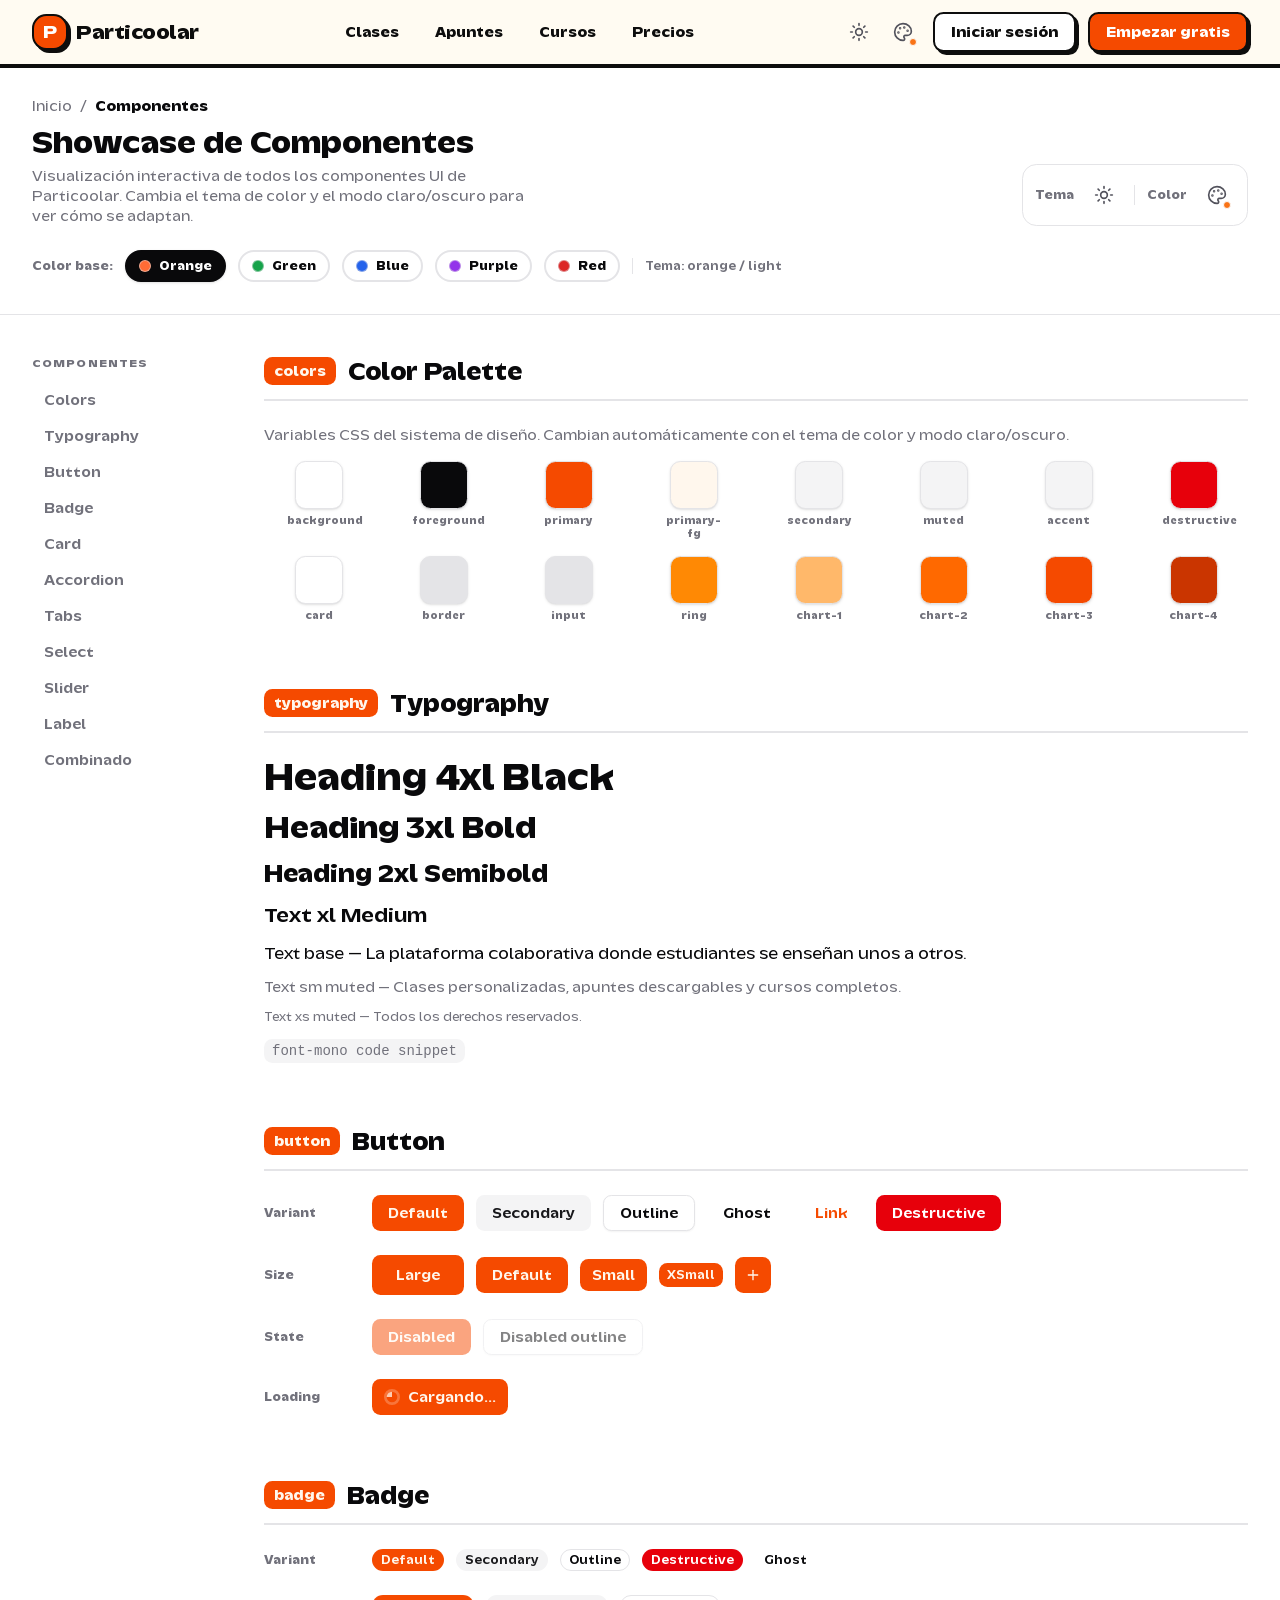
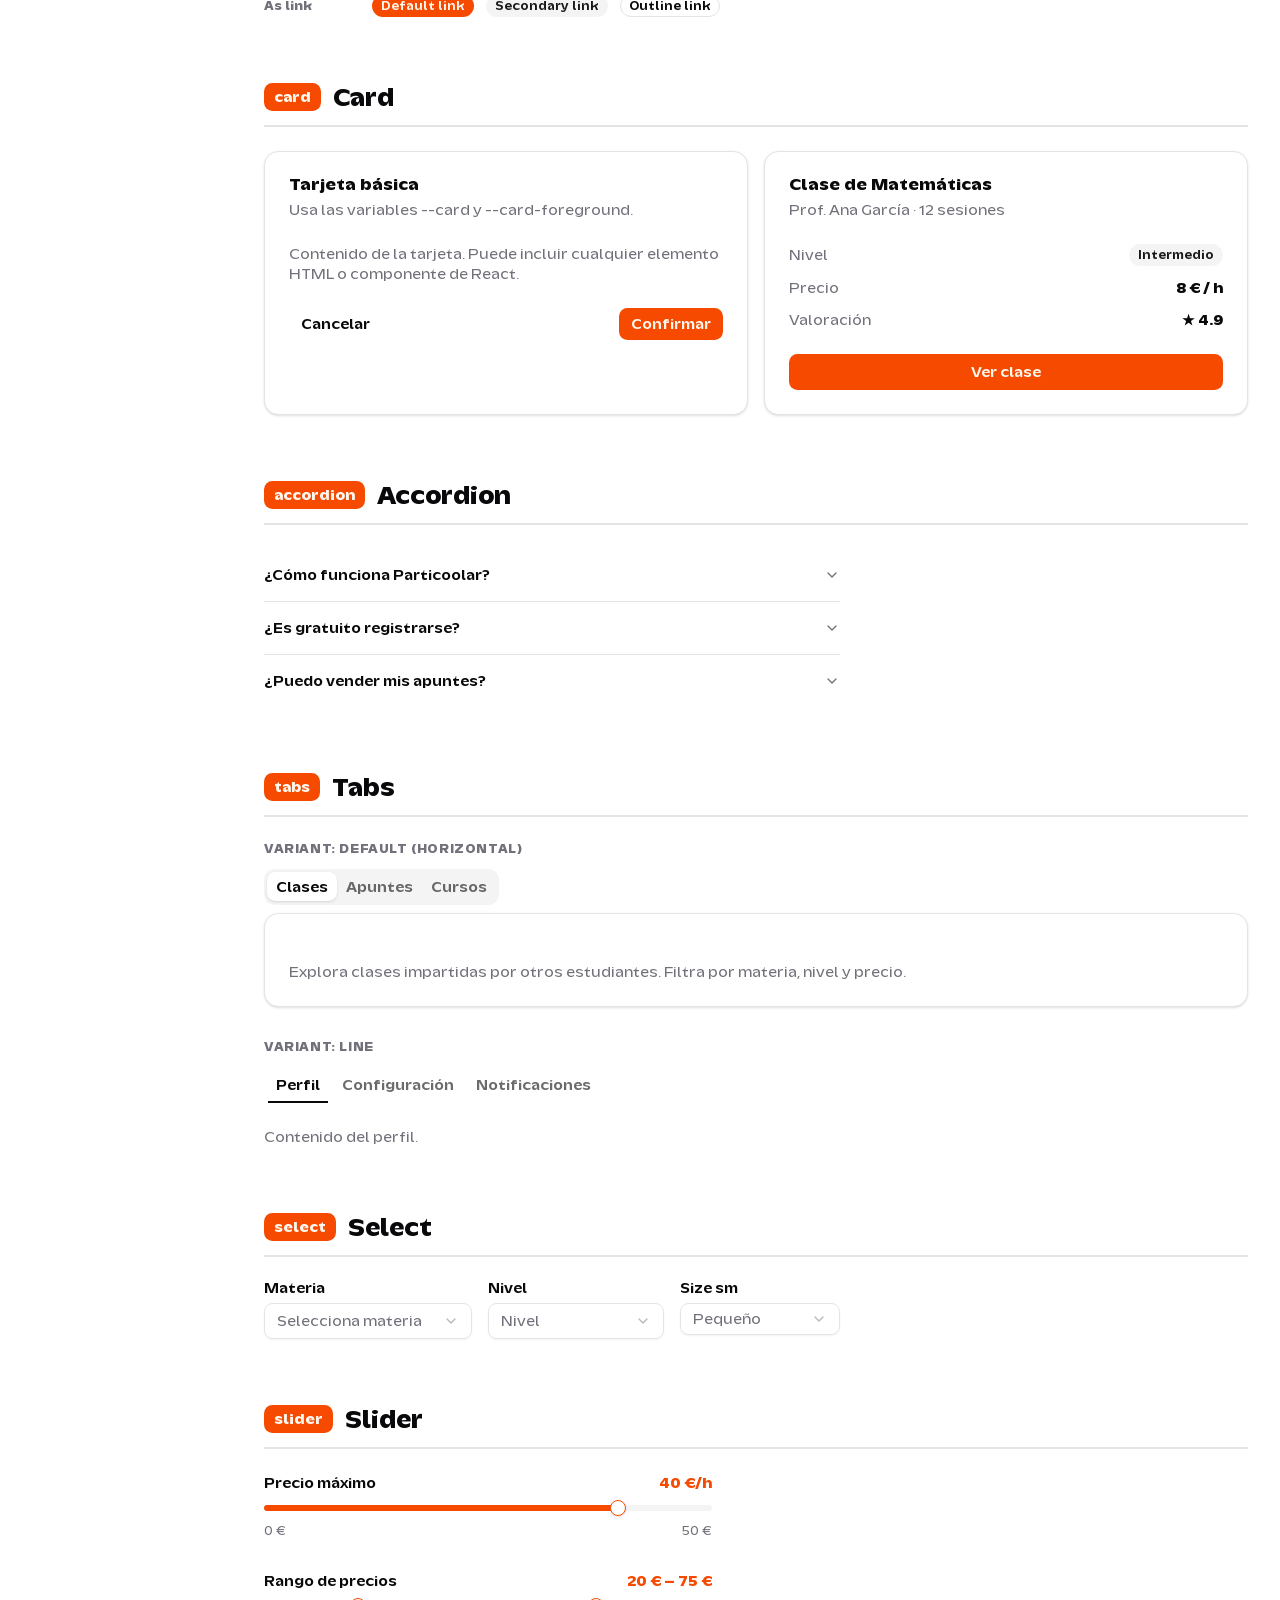
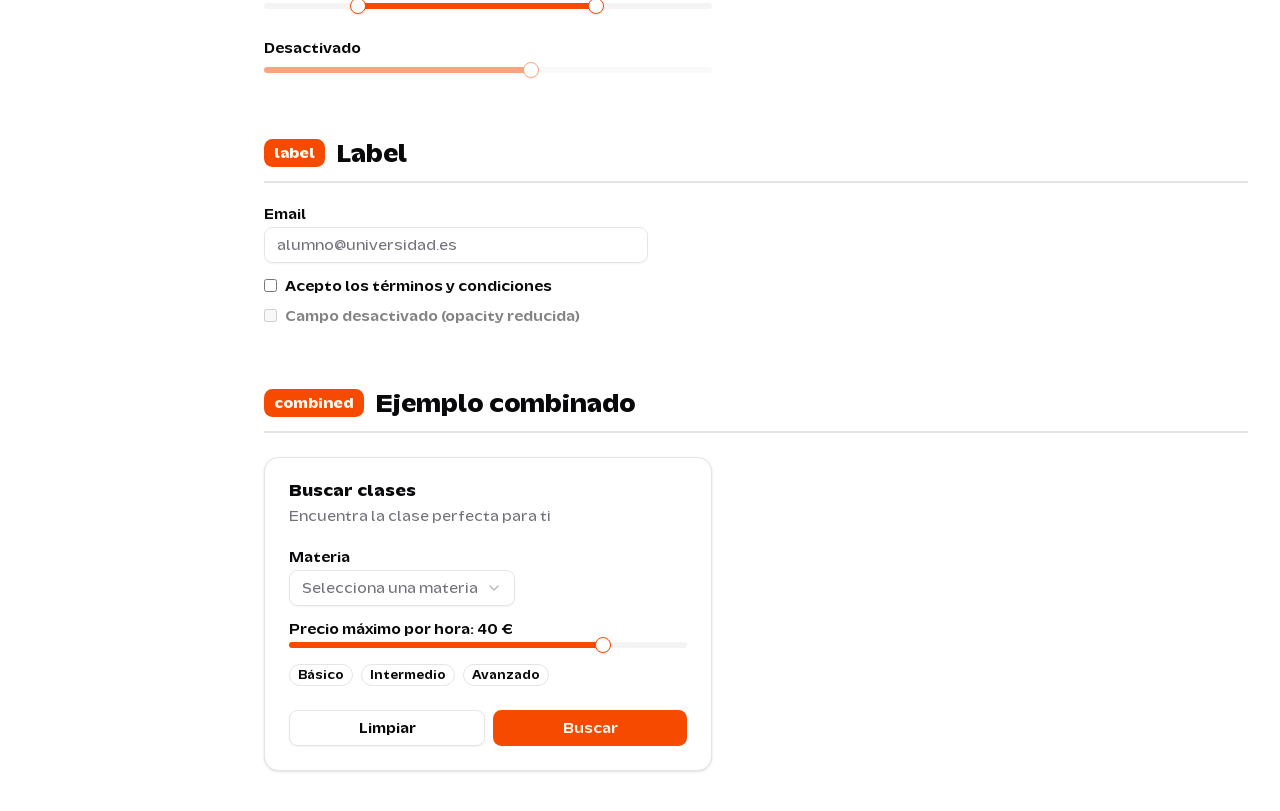
<file: componentes/index.html>
<!DOCTYPE html><html lang="es" data-theme="light" color-theme="orange" data-astro-cid-s6tr6vzr> <head><meta charset="UTF-8"><meta name="viewport" content="width=device-width"><link rel="icon" type="image/svg+xml" href="/icons/isotipo-color.svg"><meta name="generator" content="Astro v5.17.3"><meta name="navbar-title" content="Componentes"><title>Particoolar — Componentes UI</title><!-- Preload Fonts --><link rel="preload" href="/fonts/Kaio-Regular.ttf" as="font" type="font/ttf" crossorigin><link rel="preload" href="/fonts/Kaio-Medium.ttf" as="font" type="font/ttf" crossorigin><link rel="preload" href="/fonts/Kaio-Bold.ttf" as="font" type="font/ttf" crossorigin><!-- Script para aplicar el tema inmediatamente, antes de que se renderice el contenido --><script>
			(function () {
				const themeCookie = document.cookie
					.split("; ")
					.find((row) => row.startsWith("theme="));
				const themePreference = themeCookie
					? themeCookie.split("=")[1]
					: "light";

				let actualTheme = themePreference;

				// Si es "system", detectar la preferencia del sistema
				if (themePreference === "system") {
					const prefersDark = window.matchMedia(
						"(prefers-color-scheme: dark)"
					).matches;
					actualTheme = prefersDark ? "dark" : "light";
				}

				// Aplicar el tema inmediatamente
				document.documentElement.setAttribute("data-theme", actualTheme);
			})();
		</script><meta name="astro-view-transitions-enabled" content="true"><meta name="astro-view-transitions-fallback" content="animate"><script type="module" src="/_astro/ClientRouter.astro_astro_type_script_index_0_lang.CDGfc0hd.js"></script><link rel="stylesheet" href="/_astro/callback.DT0p10lS.css"><style>[data-astro-transition-scope="astro-ntcly2jc-1"] { view-transition-name: astro-ntcly2jc-1; }@layer astro { ::view-transition-old(astro-ntcly2jc-1) { 
	animation-duration: 180ms;
	animation-timing-function: cubic-bezier(0.76, 0, 0.24, 1);
	animation-fill-mode: both;
	animation-name: astroFadeOut; }::view-transition-new(astro-ntcly2jc-1) { 
	animation-duration: 180ms;
	animation-timing-function: cubic-bezier(0.76, 0, 0.24, 1);
	animation-fill-mode: both;
	animation-name: astroFadeIn; }[data-astro-transition=back]::view-transition-old(astro-ntcly2jc-1) { 
	animation-duration: 180ms;
	animation-timing-function: cubic-bezier(0.76, 0, 0.24, 1);
	animation-fill-mode: both;
	animation-name: astroFadeOut; }[data-astro-transition=back]::view-transition-new(astro-ntcly2jc-1) { 
	animation-duration: 180ms;
	animation-timing-function: cubic-bezier(0.76, 0, 0.24, 1);
	animation-fill-mode: both;
	animation-name: astroFadeIn; } }[data-astro-transition-fallback="old"] [data-astro-transition-scope="astro-ntcly2jc-1"],
			[data-astro-transition-fallback="old"][data-astro-transition-scope="astro-ntcly2jc-1"] { 
	animation-duration: 180ms;
	animation-timing-function: cubic-bezier(0.76, 0, 0.24, 1);
	animation-fill-mode: both;
	animation-name: astroFadeOut; }[data-astro-transition-fallback="new"] [data-astro-transition-scope="astro-ntcly2jc-1"],
			[data-astro-transition-fallback="new"][data-astro-transition-scope="astro-ntcly2jc-1"] { 
	animation-duration: 180ms;
	animation-timing-function: cubic-bezier(0.76, 0, 0.24, 1);
	animation-fill-mode: both;
	animation-name: astroFadeIn; }[data-astro-transition=back][data-astro-transition-fallback="old"] [data-astro-transition-scope="astro-ntcly2jc-1"],
			[data-astro-transition=back][data-astro-transition-fallback="old"][data-astro-transition-scope="astro-ntcly2jc-1"] { 
	animation-duration: 180ms;
	animation-timing-function: cubic-bezier(0.76, 0, 0.24, 1);
	animation-fill-mode: both;
	animation-name: astroFadeOut; }[data-astro-transition=back][data-astro-transition-fallback="new"] [data-astro-transition-scope="astro-ntcly2jc-1"],
			[data-astro-transition=back][data-astro-transition-fallback="new"][data-astro-transition-scope="astro-ntcly2jc-1"] { 
	animation-duration: 180ms;
	animation-timing-function: cubic-bezier(0.76, 0, 0.24, 1);
	animation-fill-mode: both;
	animation-name: astroFadeIn; }</style></head> <body class="antialiased bg-[var(--c-cream)]" data-astro-cid-s6tr6vzr>  <!-- Navbar de escritorio --><nav class="navbar fixed top-0 left-0 right-0 z-50 bg-[var(--c-cream)] border-b-4 border-[var(--c-border)]"> <div class="max-w-7xl mx-auto px-4 sm:px-6 lg:px-8"> <div class="flex items-center justify-between h-16"> <!-- Logo --> <a href="/" class="flex items-center gap-2 group"> <div class="w-9 h-9 rounded-xl bg-[var(--c-orange)] border-2 border-[var(--c-border)] shadow-[3px_3px_0_0_var(--c-border)] flex items-center justify-center transition-transform group-hover:-translate-y-0.5"> <span class="text-white font-black text-lg leading-none">P</span> </div> <span class="font-black text-xl text-[var(--c-text)] tracking-tight">Particoolar</span> </a> <!-- Desktop links --> <div class="hidden md:flex items-center gap-1"> <a href="/clases" class="px-4 py-2 rounded-lg font-semibold text-sm text-[var(--c-text)] hover:bg-[var(--c-yellow)] hover:shadow-[2px_2px_0_0_var(--c-border)] transition-all duration-150"> Clases </a><a href="/apuntes" class="px-4 py-2 rounded-lg font-semibold text-sm text-[var(--c-text)] hover:bg-[var(--c-yellow)] hover:shadow-[2px_2px_0_0_var(--c-border)] transition-all duration-150"> Apuntes </a><a href="/cursos" class="px-4 py-2 rounded-lg font-semibold text-sm text-[var(--c-text)] hover:bg-[var(--c-yellow)] hover:shadow-[2px_2px_0_0_var(--c-border)] transition-all duration-150"> Cursos </a><a href="/precios" class="px-4 py-2 rounded-lg font-semibold text-sm text-[var(--c-text)] hover:bg-[var(--c-yellow)] hover:shadow-[2px_2px_0_0_var(--c-border)] transition-all duration-150"> Precios </a> </div> <!-- Themes + CTA buttons --> <div class="flex items-center gap-2"> <div class="relative inline-block " data-dropdown-menu data-open="false">  <button type="button" class="inline-flex items-center justify-center group cursor-pointer p-2 text-zinc-600 dark:text-zinc-400 hover:bg-zinc-200 dark:hover:bg-zinc-800 rounded-lg transition-all hover:scale-105" data-dropdown-trigger data-state="closed">  <svg id="icon-light" xmlns="http://www.w3.org/2000/svg" width="24" height="24" viewBox="0 0 24 24" fill="none" stroke="currentColor" stroke-width="2" stroke-linecap="round" stroke-linejoin="round" class="lucide lucide-sun theme-icon size-5"> <circle cx="12" cy="12" r="4"></circle> <path d="M12 2v2"></path> <path d="M12 20v2"></path> <path d="m4.93 4.93 1.41 1.41"></path> <path d="m17.66 17.66 1.41 1.41"></path> <path d="M2 12h2"></path> <path d="M20 12h2"></path> <path d="m6.34 17.66-1.41 1.41"></path> <path d="m19.07 4.93-1.41 1.41"></path> </svg> <svg id="icon-dark" xmlns="http://www.w3.org/2000/svg" width="24" height="24" viewBox="0 0 24 24" fill="none" stroke="currentColor" stroke-width="2" stroke-linecap="round" stroke-linejoin="round" class="lucide lucide-moon theme-icon size-5 hidden"> <path d="M20.985 12.486a9 9 0 1 1-9.473-9.472c.405-.022.617.46.402.803a6 6 0 0 0 8.268 8.268c.344-.215.825-.004.803.401"></path> </svg> <svg id="icon-system" xmlns="http://www.w3.org/2000/svg" width="24" height="24" viewBox="0 0 24 24" fill="none" stroke="currentColor" stroke-width="2" stroke-linecap="round" stroke-linejoin="round" class="lucide lucide-monitor theme-icon size-5 hidden"> <rect width="20" height="14" x="2" y="3" rx="2"></rect> <line x1="8" x2="16" y1="21" y2="21"></line> <line x1="12" x2="12" y1="17" y2="21"></line> </svg>  </button> <script type="module">const d=new WeakMap;document.addEventListener("astro:before-preparation",()=>{document.querySelectorAll("[data-dropdown-trigger]").forEach(t=>{const e=d.get(t);e&&t.removeEventListener("click",e)})});document.addEventListener("astro:page-load",()=>{document.querySelectorAll("[data-dropdown-trigger]").forEach(t=>{const e=d.get(t);e&&t.removeEventListener("click",e);const a=c=>{c.stopPropagation();const o=t.closest("[data-dropdown-menu]"),s=o?.querySelector("[data-dropdown-content]"),i=o?.getAttribute("data-open")==="true";document.querySelectorAll("[data-dropdown-menu]").forEach(n=>{n!==o&&(n.querySelector("[data-dropdown-content]")?.classList.add("hidden"),n.setAttribute("data-open","false"),n.querySelector("[data-dropdown-trigger]")?.setAttribute("data-state","closed"))}),i?(s?.classList.add("hidden"),o?.setAttribute("data-open","false"),t?.setAttribute("data-state","closed")):(s?.classList.remove("hidden"),o?.setAttribute("data-open","true"),t?.setAttribute("data-state","open"))};d.set(t,a),t.addEventListener("click",a)})});</script> <div class="hidden absolute z-50 min-w-32 overflow-hidden rounded-md border border-border bg-popover text-popover-foreground shadow-md animate-in fade-in-0 zoom-in-95 min-w-32" data-dropdown-content data-align="end" data-side="bottom"> <div class="p-1"> <button data-dropdown-item="true" data-theme-value="light" class="relative flex cursor-pointer select-none items-center gap-2 rounded-sm px-2 py-1.5 text-sm outline-hidden transition-colors hover:bg-accent hover:text-accent-foreground focus:bg-accent focus:text-accent-foreground w-full">  <svg xmlns="http://www.w3.org/2000/svg" width="16" height="16" viewBox="0 0 24 24" fill="none" stroke="currentColor" stroke-width="2" stroke-linecap="round" stroke-linejoin="round" class="lucide lucide-sun"> <circle cx="12" cy="12" r="4"></circle> <path d="M12 2v2"></path> <path d="M12 20v2"></path> <path d="m4.93 4.93 1.41 1.41"></path> <path d="m17.66 17.66 1.41 1.41"></path> <path d="M2 12h2"></path> <path d="M20 12h2"></path> <path d="m6.34 17.66-1.41 1.41"></path> <path d="m19.07 4.93-1.41 1.41"></path> </svg> <span>Claro</span>  </button> <script type="module">document.addEventListener("astro:page-load",()=>{document.querySelectorAll("[data-dropdown-item][href]").forEach(e=>{e.addEventListener("click",()=>{const t=e.closest("[data-dropdown-menu]"),d=t?.querySelector("[data-dropdown-content]"),o=t?.querySelector("[data-dropdown-trigger]");t&&d&&o&&(d.classList.add("hidden"),t.setAttribute("data-open","false"),o.setAttribute("data-state","closed"))})})});</script><button data-dropdown-item="true" data-theme-value="dark" class="relative flex cursor-pointer select-none items-center gap-2 rounded-sm px-2 py-1.5 text-sm outline-hidden transition-colors hover:bg-accent hover:text-accent-foreground focus:bg-accent focus:text-accent-foreground w-full">  <svg xmlns="http://www.w3.org/2000/svg" width="16" height="16" viewBox="0 0 24 24" fill="none" stroke="currentColor" stroke-width="2" stroke-linecap="round" stroke-linejoin="round" class="lucide lucide-moon"> <path d="M20.985 12.486a9 9 0 1 1-9.473-9.472c.405-.022.617.46.402.803a6 6 0 0 0 8.268 8.268c.344-.215.825-.004.803.401"></path> </svg> <span>Oscuro</span>  </button> <button data-dropdown-item="true" data-theme-value="system" class="relative flex cursor-pointer select-none items-center gap-2 rounded-sm px-2 py-1.5 text-sm outline-hidden transition-colors hover:bg-accent hover:text-accent-foreground focus:bg-accent focus:text-accent-foreground w-full">  <svg xmlns="http://www.w3.org/2000/svg" width="16" height="16" viewBox="0 0 24 24" fill="none" stroke="currentColor" stroke-width="2" stroke-linecap="round" stroke-linejoin="round" class="lucide lucide-monitor"> <rect width="20" height="14" x="2" y="3" rx="2"></rect> <line x1="8" x2="16" y1="21" y2="21"></line> <line x1="12" x2="12" y1="17" y2="21"></line> </svg> <span>Sistema</span>  </button>  </div> </div> <script type="module">document.addEventListener("astro:page-load",()=>{document.querySelectorAll("[data-dropdown-content]").forEach(o=>{const e=o;new MutationObserver(()=>{e.classList.contains("hidden")||f(e)}).observe(e,{attributes:!0,attributeFilter:["class"]})})});function f(t){const o=t.closest("[data-dropdown-menu]"),e=o?.querySelector("[data-dropdown-trigger]");if(!o||!e)return;const l=t.getAttribute("data-align")||"end",r=t.getAttribute("data-side")||"bottom",s=4,a=e.getBoundingClientRect();t.getBoundingClientRect();const d=window.innerWidth,g=window.innerHeight,y=a.width<100;t.style.top="",t.style.bottom="",t.style.left="",t.style.right="",t.style.transform="",y?(t.style.left=`${a.width+s}px`,t.style.top="0"):(r==="top"?(t.style.bottom="100%",t.style.marginBottom=`${s}px`):r==="bottom"&&(t.style.top="100%",t.style.marginTop=`${s}px`),l==="end"?t.style.right="0":l==="start"?t.style.left="0":l==="center"&&(t.style.left="50%",t.style.transform="translateX(-50%)")),setTimeout(()=>{const i=t.getBoundingClientRect();if(i.right>d){const p=i.right-d+8;t.style.right=`${p}px`,t.style.left="auto"}i.left<0&&(t.style.left="8px",t.style.right="auto"),i.bottom>g&&(t.style.top="auto",t.style.bottom="100%",t.style.marginBottom=`${s}px`,t.style.marginTop=""),i.top<0&&(t.style.bottom="auto",t.style.top="100%",t.style.marginTop=`${s}px`,t.style.marginBottom="")},0)}</script>  </div> <script type="module">let t=null;function a(){document.querySelectorAll("[data-dropdown-menu]").forEach(n=>{const e=n.querySelector("[data-dropdown-trigger]");n.querySelector("[data-dropdown-content]")?.classList.add("hidden"),n.setAttribute("data-open","false"),e?.setAttribute("data-state","closed")})}document.addEventListener("astro:before-preparation",()=>{a(),t&&(document.removeEventListener("click",t),t=null)});document.addEventListener("astro:page-load",()=>{t&&document.removeEventListener("click",t),t=o=>{document.querySelectorAll("[data-dropdown-menu]").forEach(e=>{const d=e.querySelector("[data-dropdown-trigger]"),r=e.querySelector("[data-dropdown-content]");e.contains(o.target)||(r?.classList.add("hidden"),e.setAttribute("data-open","false"),d?.setAttribute("data-state","closed"))})},document.addEventListener("click",t)});</script> <script>
	function initThemeToggle() {
		const themeItems = document.querySelectorAll("[data-theme-value]");
		const themeIcons = document.querySelectorAll(".theme-icon");
		const prefersDark = window.matchMedia("(prefers-color-scheme: dark)");

		console.log("Items encontrados:", themeItems.length);
		console.log("Iconos encontrados:", themeIcons.length);
		console.log("Sistema prefiere dark:", prefersDark.matches);

		// Función para guardar tema en cookie
		function saveTheme(theme) {
			const date = new Date();
			date.setTime(date.getTime() + 365 * 24 * 60 * 60 * 1000); // 1 año
			document.cookie = `theme=${theme};expires=${date.toUTCString()};path=/`;
			console.log("Cookie guardada:", theme);
		}

		// Función para mostrar el icono correcto
		function showIcon(themeValue) {
			console.log("Cambiando a tema:", themeValue);
			themeIcons.forEach((icon) => {
				if (icon.id === `icon-${themeValue}`) {
					icon.classList.remove("hidden");
					console.log("Mostrando:", icon.id);
				} else {
					icon.classList.add("hidden");
					console.log("Ocultando:", icon.id);
				}
			});
		}

		// Función para obtener el tema real basado en la preferencia
		function getActualTheme(theme) {
			if (theme === "system") {
				return prefersDark.matches ? "dark" : "light";
			}
			return theme;
		}

		// Función para actualizar data-theme del HTML
		function updateDataTheme(theme) {
			const actualTheme = getActualTheme(theme);
			document.documentElement.setAttribute("data-theme", actualTheme);
			console.log(
				"data-theme actualizado a:",
				actualTheme,
				"(tema seleccionado:",
				theme + ")"
			);
		}

		// Escuchar cambios en la preferencia del sistema
		prefersDark.addEventListener("change", (e) => {
			// Leer el tema de la cookie
			const themeCookie = document.cookie
				.split("; ")
				.find((row) => row.startsWith("theme="));
			const currentTheme = themeCookie ? themeCookie.split("=")[1] : "light";

			if (currentTheme === "system") {
				console.log(
					"Cambio en preferencia del sistema:",
					e.matches ? "dark" : "light"
				);
				updateDataTheme("system");
			}
		});

		// Añadir event listeners a cada DropdownMenuItem
		themeItems.forEach((item) => {
			item.addEventListener("click", (e) => {
				const themeValue = item.getAttribute("data-theme-value");
				console.log("Tema seleccionado:", themeValue);
				if (themeValue) {
					showIcon(themeValue);
					updateDataTheme(themeValue);
					saveTheme(themeValue);
				}
			});
		});

		// Aplicar el tema actual al cargar
		const themeCookie = document.cookie
			.split("; ")
			.find((row) => row.startsWith("theme="));
		const currentTheme = themeCookie ? themeCookie.split("=")[1] : "light";
		updateDataTheme(currentTheme);
	}

	// Ejecutar inmediatamente
	console.log("Inicializando theme toggle...");
	initThemeToggle();

	// Re-ejecutar después de las transiciones de Astro
	document.addEventListener("astro:page-load", () => {
		console.log("Re-inicializando theme toggle...");
		initThemeToggle();
	});
</script> <div class="relative inline-block " data-dropdown-menu data-open="false">  <button type="button" class="inline-flex items-center justify-center group cursor-pointer relative p-2 text-zinc-600 dark:text-zinc-400 hover:bg-zinc-200 dark:hover:bg-zinc-800 rounded-lg transition-all hover:scale-105" data-dropdown-trigger data-state="closed">  <svg xmlns="http://www.w3.org/2000/svg" width="20" height="20" viewBox="0 0 24 24" fill="none" stroke="currentColor" stroke-width="2" stroke-linecap="round" stroke-linejoin="round"> <path d="M12 22a1 1 0 0 1 0-20 10 9 0 0 1 10 9 5 5 0 0 1-5 5h-2.25a1.75 1.75 0 0 0-1.4 2.8l.3.4a1.75 1.75 0 0 1-1.4 2.8z"></path> <circle cx="13.5" cy="6.5" r=".5" fill="currentColor"></circle> <circle cx="17.5" cy="10.5" r=".5" fill="currentColor"></circle> <circle cx="6.5" cy="12.5" r=".5" fill="currentColor"></circle> <circle cx="8.5" cy="7.5" r=".5" fill="currentColor"></circle> </svg> <div id="color-indicator" class="absolute bottom-1 right-1 h-2 w-2 rounded-full border border-zinc-50 dark:border-zinc-900" style="background-color: #f97316"></div>  </button>  <div class="hidden absolute z-50 min-w-32 overflow-hidden rounded-md border border-border bg-popover text-popover-foreground shadow-md animate-in fade-in-0 zoom-in-95 min-w-32" data-dropdown-content data-align="end" data-side="bottom"> <div class="p-1"> <button data-dropdown-item="true" data-color-theme-value="orange" class="relative flex cursor-pointer select-none items-center gap-2 rounded-sm px-2 py-1.5 text-sm outline-hidden transition-colors hover:bg-accent hover:text-accent-foreground focus:bg-accent focus:text-accent-foreground w-full flex items-center gap-2 bg-accent">  <div class="h-4 w-4 rounded-full" style="background-color: #f97316"></div> <span>Naranja</span>  </button> <button data-dropdown-item="true" data-color-theme-value="green" class="relative flex cursor-pointer select-none items-center gap-2 rounded-sm px-2 py-1.5 text-sm outline-hidden transition-colors hover:bg-accent hover:text-accent-foreground focus:bg-accent focus:text-accent-foreground w-full flex items-center gap-2">  <div class="h-4 w-4 rounded-full" style="background-color: #16a34a"></div> <span>Verde</span>  </button> <button data-dropdown-item="true" data-color-theme-value="blue" class="relative flex cursor-pointer select-none items-center gap-2 rounded-sm px-2 py-1.5 text-sm outline-hidden transition-colors hover:bg-accent hover:text-accent-foreground focus:bg-accent focus:text-accent-foreground w-full flex items-center gap-2">  <div class="h-4 w-4 rounded-full" style="background-color: #2563eb"></div> <span>Azul</span>  </button> <button data-dropdown-item="true" data-color-theme-value="purple" class="relative flex cursor-pointer select-none items-center gap-2 rounded-sm px-2 py-1.5 text-sm outline-hidden transition-colors hover:bg-accent hover:text-accent-foreground focus:bg-accent focus:text-accent-foreground w-full flex items-center gap-2">  <div class="h-4 w-4 rounded-full" style="background-color: #9333ea"></div> <span>Púrpura</span>  </button> <button data-dropdown-item="true" data-color-theme-value="red" class="relative flex cursor-pointer select-none items-center gap-2 rounded-sm px-2 py-1.5 text-sm outline-hidden transition-colors hover:bg-accent hover:text-accent-foreground focus:bg-accent focus:text-accent-foreground w-full flex items-center gap-2">  <div class="h-4 w-4 rounded-full" style="background-color: #dc2626"></div> <span>Rojo</span>  </button>  </div> </div>   </div>  <script type="module" src="/_astro/colorThemeToggle.astro_astro_type_script_index_0_lang.DCRob3MB.js"></script> <div class="hidden md:flex items-center gap-3 ml-1"> <a href="/login" class="px-4 py-2 rounded-lg border-2 border-[var(--c-border)] font-bold text-sm text-[var(--c-text)] bg-[var(--c-surface)] hover:bg-[var(--c-surface-2)] shadow-[3px_3px_0_0_var(--c-border)] hover:shadow-[1px_1px_0_0_var(--c-border)] hover:translate-x-[2px] hover:translate-y-[2px] transition-all duration-150">
Iniciar sesión
</a> <a href="/register" class="px-4 py-2 rounded-lg border-2 border-[var(--c-border)] font-bold text-sm bg-[var(--c-orange)] text-white shadow-[3px_3px_0_0_var(--c-border)] hover:shadow-[1px_1px_0_0_var(--c-border)] hover:translate-x-[2px] hover:translate-y-[2px] transition-all duration-150">
Empezar gratis
</a> </div> </div> </div> </div> </nav> <!-- Navegación inferior móvil --> <nav class="md:hidden fixed bottom-4 left-4 right-4 z-50"> <div class="grid grid-cols-4 bg-[var(--c-cream)] border-2 border-[var(--c-border)] shadow-[4px_4px_0_0_var(--c-border)] rounded-2xl overflow-hidden"> <a href="/clases" data-mobile-nav-href="/clases" class="mobile-nav-item flex flex-col items-center justify-center gap-1 py-3 text-[var(--c-text-muted)] transition-all duration-150 hover:bg-[var(--c-yellow)] hover:text-[var(--c-black)] active:scale-95"> <span class="mobile-nav-icon"><svg xmlns="http://www.w3.org/2000/svg" width="22" height="22" viewBox="0 0 24 24" fill="none" stroke="currentColor" stroke-width="2" stroke-linecap="round" stroke-linejoin="round"><polygon points="23 7 16 12 23 17 23 7"></polygon><rect x="1" y="5" width="15" height="14" rx="2" ry="2"></rect></svg></span> <span class="text-[10px] font-bold tracking-wide">Clases</span> </a><a href="/apuntes" data-mobile-nav-href="/apuntes" class="mobile-nav-item flex flex-col items-center justify-center gap-1 py-3 text-[var(--c-text-muted)] transition-all duration-150 hover:bg-[var(--c-yellow)] hover:text-[var(--c-black)] active:scale-95"> <span class="mobile-nav-icon"><svg xmlns="http://www.w3.org/2000/svg" width="22" height="22" viewBox="0 0 24 24" fill="none" stroke="currentColor" stroke-width="2" stroke-linecap="round" stroke-linejoin="round"><path d="M14 2H6a2 2 0 0 0-2 2v16a2 2 0 0 0 2 2h12a2 2 0 0 0 2-2V8z"></path><polyline points="14 2 14 8 20 8"></polyline><line x1="16" y1="13" x2="8" y2="13"></line><line x1="16" y1="17" x2="8" y2="17"></line></svg></span> <span class="text-[10px] font-bold tracking-wide">Apuntes</span> </a><a href="/cursos" data-mobile-nav-href="/cursos" class="mobile-nav-item flex flex-col items-center justify-center gap-1 py-3 text-[var(--c-text-muted)] transition-all duration-150 hover:bg-[var(--c-yellow)] hover:text-[var(--c-black)] active:scale-95"> <span class="mobile-nav-icon"><svg xmlns="http://www.w3.org/2000/svg" width="22" height="22" viewBox="0 0 24 24" fill="none" stroke="currentColor" stroke-width="2" stroke-linecap="round" stroke-linejoin="round"><path d="M2 3h6a4 4 0 0 1 4 4v14a3 3 0 0 0-3-3H2z"></path><path d="M22 3h-6a4 4 0 0 0-4 4v14a3 3 0 0 1 3-3h7z"></path></svg></span> <span class="text-[10px] font-bold tracking-wide">Cursos</span> </a><a href="/precios" data-mobile-nav-href="/precios" class="mobile-nav-item flex flex-col items-center justify-center gap-1 py-3 text-[var(--c-text-muted)] transition-all duration-150 hover:bg-[var(--c-yellow)] hover:text-[var(--c-black)] active:scale-95"> <span class="mobile-nav-icon"><svg xmlns="http://www.w3.org/2000/svg" width="22" height="22" viewBox="0 0 24 24" fill="none" stroke="currentColor" stroke-width="2" stroke-linecap="round" stroke-linejoin="round"><line x1="12" y1="1" x2="12" y2="23"></line><path d="M17 5H9.5a3.5 3.5 0 0 0 0 7h5a3.5 3.5 0 0 1 0 7H6"></path></svg></span> <span class="text-[10px] font-bold tracking-wide">Precios</span> </a> </div> </nav> <script type="module">function c(){const e=window.location.pathname;document.querySelectorAll(".mobile-nav-item").forEach(t=>{const a=t.getAttribute("data-mobile-nav-href")??"";(e===a||e.startsWith(a+"/"))&&(t.classList.remove("text-[var(--c-text-muted)]"),t.classList.add("bg-[var(--c-yellow)]","text-[var(--c-black)]","font-black"))})}c();document.addEventListener("astro:page-load",c);</script> <main class="min-h-screen bg-background"> <!-- Page header --> <div class="border-b border-border bg-card"> <div class="max-w-7xl mx-auto px-4 sm:px-6 lg:px-8 py-8"> <div class="flex flex-col sm:flex-row sm:items-end justify-between gap-4"> <div> <div class="flex items-center gap-2 mb-2"> <a href="/" class="text-sm text-muted-foreground hover:text-foreground transition-colors">
Inicio
</a> <span class="text-muted-foreground text-sm">/</span> <span class="text-sm font-semibold text-foreground">Componentes</span> </div> <h1 class="text-3xl font-black text-foreground">
Showcase de Componentes
</h1> <p class="mt-1.5 text-muted-foreground text-sm max-w-lg">
Visualización interactiva de todos los componentes UI de
							Particoolar. Cambia el tema de color y el modo claro/oscuro para
							ver cómo se adaptan.
</p> </div> <!-- Theme controls --> <div class="flex items-center gap-3 p-3 bg-background rounded-xl border border-border"> <span class="text-xs font-semibold text-muted-foreground">Tema</span> <div class="relative inline-block " data-dropdown-menu data-open="false">  <button type="button" class="inline-flex items-center justify-center group cursor-pointer p-2 text-zinc-600 dark:text-zinc-400 hover:bg-zinc-200 dark:hover:bg-zinc-800 rounded-lg transition-all hover:scale-105" data-dropdown-trigger data-state="closed">  <svg id="icon-light" xmlns="http://www.w3.org/2000/svg" width="24" height="24" viewBox="0 0 24 24" fill="none" stroke="currentColor" stroke-width="2" stroke-linecap="round" stroke-linejoin="round" class="lucide lucide-sun theme-icon size-5"> <circle cx="12" cy="12" r="4"></circle> <path d="M12 2v2"></path> <path d="M12 20v2"></path> <path d="m4.93 4.93 1.41 1.41"></path> <path d="m17.66 17.66 1.41 1.41"></path> <path d="M2 12h2"></path> <path d="M20 12h2"></path> <path d="m6.34 17.66-1.41 1.41"></path> <path d="m19.07 4.93-1.41 1.41"></path> </svg> <svg id="icon-dark" xmlns="http://www.w3.org/2000/svg" width="24" height="24" viewBox="0 0 24 24" fill="none" stroke="currentColor" stroke-width="2" stroke-linecap="round" stroke-linejoin="round" class="lucide lucide-moon theme-icon size-5 hidden"> <path d="M20.985 12.486a9 9 0 1 1-9.473-9.472c.405-.022.617.46.402.803a6 6 0 0 0 8.268 8.268c.344-.215.825-.004.803.401"></path> </svg> <svg id="icon-system" xmlns="http://www.w3.org/2000/svg" width="24" height="24" viewBox="0 0 24 24" fill="none" stroke="currentColor" stroke-width="2" stroke-linecap="round" stroke-linejoin="round" class="lucide lucide-monitor theme-icon size-5 hidden"> <rect width="20" height="14" x="2" y="3" rx="2"></rect> <line x1="8" x2="16" y1="21" y2="21"></line> <line x1="12" x2="12" y1="17" y2="21"></line> </svg>  </button>  <div class="hidden absolute z-50 min-w-32 overflow-hidden rounded-md border border-border bg-popover text-popover-foreground shadow-md animate-in fade-in-0 zoom-in-95 min-w-32" data-dropdown-content data-align="end" data-side="bottom"> <div class="p-1"> <button data-dropdown-item="true" data-theme-value="light" class="relative flex cursor-pointer select-none items-center gap-2 rounded-sm px-2 py-1.5 text-sm outline-hidden transition-colors hover:bg-accent hover:text-accent-foreground focus:bg-accent focus:text-accent-foreground w-full">  <svg xmlns="http://www.w3.org/2000/svg" width="16" height="16" viewBox="0 0 24 24" fill="none" stroke="currentColor" stroke-width="2" stroke-linecap="round" stroke-linejoin="round" class="lucide lucide-sun"> <circle cx="12" cy="12" r="4"></circle> <path d="M12 2v2"></path> <path d="M12 20v2"></path> <path d="m4.93 4.93 1.41 1.41"></path> <path d="m17.66 17.66 1.41 1.41"></path> <path d="M2 12h2"></path> <path d="M20 12h2"></path> <path d="m6.34 17.66-1.41 1.41"></path> <path d="m19.07 4.93-1.41 1.41"></path> </svg> <span>Claro</span>  </button> <button data-dropdown-item="true" data-theme-value="dark" class="relative flex cursor-pointer select-none items-center gap-2 rounded-sm px-2 py-1.5 text-sm outline-hidden transition-colors hover:bg-accent hover:text-accent-foreground focus:bg-accent focus:text-accent-foreground w-full">  <svg xmlns="http://www.w3.org/2000/svg" width="16" height="16" viewBox="0 0 24 24" fill="none" stroke="currentColor" stroke-width="2" stroke-linecap="round" stroke-linejoin="round" class="lucide lucide-moon"> <path d="M20.985 12.486a9 9 0 1 1-9.473-9.472c.405-.022.617.46.402.803a6 6 0 0 0 8.268 8.268c.344-.215.825-.004.803.401"></path> </svg> <span>Oscuro</span>  </button> <button data-dropdown-item="true" data-theme-value="system" class="relative flex cursor-pointer select-none items-center gap-2 rounded-sm px-2 py-1.5 text-sm outline-hidden transition-colors hover:bg-accent hover:text-accent-foreground focus:bg-accent focus:text-accent-foreground w-full">  <svg xmlns="http://www.w3.org/2000/svg" width="16" height="16" viewBox="0 0 24 24" fill="none" stroke="currentColor" stroke-width="2" stroke-linecap="round" stroke-linejoin="round" class="lucide lucide-monitor"> <rect width="20" height="14" x="2" y="3" rx="2"></rect> <line x1="8" x2="16" y1="21" y2="21"></line> <line x1="12" x2="12" y1="17" y2="21"></line> </svg> <span>Sistema</span>  </button>  </div> </div>   </div>  <script>
	function initThemeToggle() {
		const themeItems = document.querySelectorAll("[data-theme-value]");
		const themeIcons = document.querySelectorAll(".theme-icon");
		const prefersDark = window.matchMedia("(prefers-color-scheme: dark)");

		console.log("Items encontrados:", themeItems.length);
		console.log("Iconos encontrados:", themeIcons.length);
		console.log("Sistema prefiere dark:", prefersDark.matches);

		// Función para guardar tema en cookie
		function saveTheme(theme) {
			const date = new Date();
			date.setTime(date.getTime() + 365 * 24 * 60 * 60 * 1000); // 1 año
			document.cookie = `theme=${theme};expires=${date.toUTCString()};path=/`;
			console.log("Cookie guardada:", theme);
		}

		// Función para mostrar el icono correcto
		function showIcon(themeValue) {
			console.log("Cambiando a tema:", themeValue);
			themeIcons.forEach((icon) => {
				if (icon.id === `icon-${themeValue}`) {
					icon.classList.remove("hidden");
					console.log("Mostrando:", icon.id);
				} else {
					icon.classList.add("hidden");
					console.log("Ocultando:", icon.id);
				}
			});
		}

		// Función para obtener el tema real basado en la preferencia
		function getActualTheme(theme) {
			if (theme === "system") {
				return prefersDark.matches ? "dark" : "light";
			}
			return theme;
		}

		// Función para actualizar data-theme del HTML
		function updateDataTheme(theme) {
			const actualTheme = getActualTheme(theme);
			document.documentElement.setAttribute("data-theme", actualTheme);
			console.log(
				"data-theme actualizado a:",
				actualTheme,
				"(tema seleccionado:",
				theme + ")"
			);
		}

		// Escuchar cambios en la preferencia del sistema
		prefersDark.addEventListener("change", (e) => {
			// Leer el tema de la cookie
			const themeCookie = document.cookie
				.split("; ")
				.find((row) => row.startsWith("theme="));
			const currentTheme = themeCookie ? themeCookie.split("=")[1] : "light";

			if (currentTheme === "system") {
				console.log(
					"Cambio en preferencia del sistema:",
					e.matches ? "dark" : "light"
				);
				updateDataTheme("system");
			}
		});

		// Añadir event listeners a cada DropdownMenuItem
		themeItems.forEach((item) => {
			item.addEventListener("click", (e) => {
				const themeValue = item.getAttribute("data-theme-value");
				console.log("Tema seleccionado:", themeValue);
				if (themeValue) {
					showIcon(themeValue);
					updateDataTheme(themeValue);
					saveTheme(themeValue);
				}
			});
		});

		// Aplicar el tema actual al cargar
		const themeCookie = document.cookie
			.split("; ")
			.find((row) => row.startsWith("theme="));
		const currentTheme = themeCookie ? themeCookie.split("=")[1] : "light";
		updateDataTheme(currentTheme);
	}

	// Ejecutar inmediatamente
	console.log("Inicializando theme toggle...");
	initThemeToggle();

	// Re-ejecutar después de las transiciones de Astro
	document.addEventListener("astro:page-load", () => {
		console.log("Re-inicializando theme toggle...");
		initThemeToggle();
	});
</script> <div class="w-px h-5 bg-border"></div> <span class="text-xs font-semibold text-muted-foreground">Color</span> <div class="relative inline-block " data-dropdown-menu data-open="false">  <button type="button" class="inline-flex items-center justify-center group cursor-pointer relative p-2 text-zinc-600 dark:text-zinc-400 hover:bg-zinc-200 dark:hover:bg-zinc-800 rounded-lg transition-all hover:scale-105" data-dropdown-trigger data-state="closed">  <svg xmlns="http://www.w3.org/2000/svg" width="20" height="20" viewBox="0 0 24 24" fill="none" stroke="currentColor" stroke-width="2" stroke-linecap="round" stroke-linejoin="round"> <path d="M12 22a1 1 0 0 1 0-20 10 9 0 0 1 10 9 5 5 0 0 1-5 5h-2.25a1.75 1.75 0 0 0-1.4 2.8l.3.4a1.75 1.75 0 0 1-1.4 2.8z"></path> <circle cx="13.5" cy="6.5" r=".5" fill="currentColor"></circle> <circle cx="17.5" cy="10.5" r=".5" fill="currentColor"></circle> <circle cx="6.5" cy="12.5" r=".5" fill="currentColor"></circle> <circle cx="8.5" cy="7.5" r=".5" fill="currentColor"></circle> </svg> <div id="color-indicator" class="absolute bottom-1 right-1 h-2 w-2 rounded-full border border-zinc-50 dark:border-zinc-900" style="background-color: #f97316"></div>  </button>  <div class="hidden absolute z-50 min-w-32 overflow-hidden rounded-md border border-border bg-popover text-popover-foreground shadow-md animate-in fade-in-0 zoom-in-95 min-w-32" data-dropdown-content data-align="end" data-side="bottom"> <div class="p-1"> <button data-dropdown-item="true" data-color-theme-value="orange" class="relative flex cursor-pointer select-none items-center gap-2 rounded-sm px-2 py-1.5 text-sm outline-hidden transition-colors hover:bg-accent hover:text-accent-foreground focus:bg-accent focus:text-accent-foreground w-full flex items-center gap-2 bg-accent">  <div class="h-4 w-4 rounded-full" style="background-color: #f97316"></div> <span>Naranja</span>  </button> <button data-dropdown-item="true" data-color-theme-value="green" class="relative flex cursor-pointer select-none items-center gap-2 rounded-sm px-2 py-1.5 text-sm outline-hidden transition-colors hover:bg-accent hover:text-accent-foreground focus:bg-accent focus:text-accent-foreground w-full flex items-center gap-2">  <div class="h-4 w-4 rounded-full" style="background-color: #16a34a"></div> <span>Verde</span>  </button> <button data-dropdown-item="true" data-color-theme-value="blue" class="relative flex cursor-pointer select-none items-center gap-2 rounded-sm px-2 py-1.5 text-sm outline-hidden transition-colors hover:bg-accent hover:text-accent-foreground focus:bg-accent focus:text-accent-foreground w-full flex items-center gap-2">  <div class="h-4 w-4 rounded-full" style="background-color: #2563eb"></div> <span>Azul</span>  </button> <button data-dropdown-item="true" data-color-theme-value="purple" class="relative flex cursor-pointer select-none items-center gap-2 rounded-sm px-2 py-1.5 text-sm outline-hidden transition-colors hover:bg-accent hover:text-accent-foreground focus:bg-accent focus:text-accent-foreground w-full flex items-center gap-2">  <div class="h-4 w-4 rounded-full" style="background-color: #9333ea"></div> <span>Púrpura</span>  </button> <button data-dropdown-item="true" data-color-theme-value="red" class="relative flex cursor-pointer select-none items-center gap-2 rounded-sm px-2 py-1.5 text-sm outline-hidden transition-colors hover:bg-accent hover:text-accent-foreground focus:bg-accent focus:text-accent-foreground w-full flex items-center gap-2">  <div class="h-4 w-4 rounded-full" style="background-color: #dc2626"></div> <span>Rojo</span>  </button>  </div> </div>   </div>   </div> </div> <!-- Inline color theme picker --> <div class="mt-6 flex items-center gap-3 flex-wrap"> <span class="text-xs font-semibold text-muted-foreground">Color base:</span> <button data-theme-pick="orange" class="flex items-center gap-2 px-3 py-1.5 rounded-full text-xs font-bold border-2 transition-all border-foreground bg-foreground text-background shadow-sm"> <span class="w-3 h-3 rounded-full border border-border/50" style="background: #FF6B35"></span> Orange </button><button data-theme-pick="green" class="flex items-center gap-2 px-3 py-1.5 rounded-full text-xs font-bold border-2 transition-all border-border bg-background text-foreground hover:border-foreground"> <span class="w-3 h-3 rounded-full border border-border/50" style="background: #16a34a"></span> Green </button><button data-theme-pick="blue" class="flex items-center gap-2 px-3 py-1.5 rounded-full text-xs font-bold border-2 transition-all border-border bg-background text-foreground hover:border-foreground"> <span class="w-3 h-3 rounded-full border border-border/50" style="background: #2563eb"></span> Blue </button><button data-theme-pick="purple" class="flex items-center gap-2 px-3 py-1.5 rounded-full text-xs font-bold border-2 transition-all border-border bg-background text-foreground hover:border-foreground"> <span class="w-3 h-3 rounded-full border border-border/50" style="background: #9333ea"></span> Purple </button><button data-theme-pick="red" class="flex items-center gap-2 px-3 py-1.5 rounded-full text-xs font-bold border-2 transition-all border-border bg-background text-foreground hover:border-foreground"> <span class="w-3 h-3 rounded-full border border-border/50" style="background: #dc2626"></span> Red </button> <div class="w-px h-4 bg-border"></div> <!-- Current theme indicator --> <div class="flex items-center gap-1.5 text-xs text-muted-foreground font-medium"> <span id="current-theme-display">Tema: orange / light</span> </div> </div> </div> </div> <!-- Body: sidebar nav + content --> <div class="max-w-7xl mx-auto px-4 sm:px-6 lg:px-8 py-10"> <div class="flex gap-10"> <!-- Sticky sidenav --> <aside class="hidden lg:block w-48 shrink-0 self-start sticky top-20 space-y-1"> <p class="text-[11px] font-bold text-muted-foreground uppercase tracking-widest mb-3">
Componentes
</p> <a href="#colors" class="block px-3 py-1.5 rounded-md text-sm font-medium text-muted-foreground hover:text-foreground hover:bg-accent transition-colors"> Colors </a><a href="#typography" class="block px-3 py-1.5 rounded-md text-sm font-medium text-muted-foreground hover:text-foreground hover:bg-accent transition-colors"> Typography </a><a href="#button" class="block px-3 py-1.5 rounded-md text-sm font-medium text-muted-foreground hover:text-foreground hover:bg-accent transition-colors"> Button </a><a href="#badge" class="block px-3 py-1.5 rounded-md text-sm font-medium text-muted-foreground hover:text-foreground hover:bg-accent transition-colors"> Badge </a><a href="#card" class="block px-3 py-1.5 rounded-md text-sm font-medium text-muted-foreground hover:text-foreground hover:bg-accent transition-colors"> Card </a><a href="#accordion" class="block px-3 py-1.5 rounded-md text-sm font-medium text-muted-foreground hover:text-foreground hover:bg-accent transition-colors"> Accordion </a><a href="#tabs" class="block px-3 py-1.5 rounded-md text-sm font-medium text-muted-foreground hover:text-foreground hover:bg-accent transition-colors"> Tabs </a><a href="#select" class="block px-3 py-1.5 rounded-md text-sm font-medium text-muted-foreground hover:text-foreground hover:bg-accent transition-colors"> Select </a><a href="#slider" class="block px-3 py-1.5 rounded-md text-sm font-medium text-muted-foreground hover:text-foreground hover:bg-accent transition-colors"> Slider </a><a href="#label" class="block px-3 py-1.5 rounded-md text-sm font-medium text-muted-foreground hover:text-foreground hover:bg-accent transition-colors"> Label </a><a href="#combined" class="block px-3 py-1.5 rounded-md text-sm font-medium text-muted-foreground hover:text-foreground hover:bg-accent transition-colors"> Combinado </a> </aside> <!-- Main showcase content --> <div class="flex-1 min-w-0"> <style>astro-island,astro-slot,astro-static-slot{display:contents}</style><script>(()=>{var e=async t=>{await(await t())()};(self.Astro||(self.Astro={})).load=e;window.dispatchEvent(new Event("astro:load"));})();</script><script>(()=>{var A=Object.defineProperty;var g=(i,o,a)=>o in i?A(i,o,{enumerable:!0,configurable:!0,writable:!0,value:a}):i[o]=a;var d=(i,o,a)=>g(i,typeof o!="symbol"?o+"":o,a);{let i={0:t=>m(t),1:t=>a(t),2:t=>new RegExp(t),3:t=>new Date(t),4:t=>new Map(a(t)),5:t=>new Set(a(t)),6:t=>BigInt(t),7:t=>new URL(t),8:t=>new Uint8Array(t),9:t=>new Uint16Array(t),10:t=>new Uint32Array(t),11:t=>1/0*t},o=t=>{let[l,e]=t;return l in i?i[l](e):void 0},a=t=>t.map(o),m=t=>typeof t!="object"||t===null?t:Object.fromEntries(Object.entries(t).map(([l,e])=>[l,o(e)]));class y extends HTMLElement{constructor(){super(...arguments);d(this,"Component");d(this,"hydrator");d(this,"hydrate",async()=>{var b;if(!this.hydrator||!this.isConnected)return;let e=(b=this.parentElement)==null?void 0:b.closest("astro-island[ssr]");if(e){e.addEventListener("astro:hydrate",this.hydrate,{once:!0});return}let c=this.querySelectorAll("astro-slot"),n={},h=this.querySelectorAll("template[data-astro-template]");for(let r of h){let s=r.closest(this.tagName);s!=null&&s.isSameNode(this)&&(n[r.getAttribute("data-astro-template")||"default"]=r.innerHTML,r.remove())}for(let r of c){let s=r.closest(this.tagName);s!=null&&s.isSameNode(this)&&(n[r.getAttribute("name")||"default"]=r.innerHTML)}let p;try{p=this.hasAttribute("props")?m(JSON.parse(this.getAttribute("props"))):{}}catch(r){let s=this.getAttribute("component-url")||"<unknown>",v=this.getAttribute("component-export");throw v&&(s+=` (export ${v})`),console.error(`[hydrate] Error parsing props for component ${s}`,this.getAttribute("props"),r),r}let u;await this.hydrator(this)(this.Component,p,n,{client:this.getAttribute("client")}),this.removeAttribute("ssr"),this.dispatchEvent(new CustomEvent("astro:hydrate"))});d(this,"unmount",()=>{this.isConnected||this.dispatchEvent(new CustomEvent("astro:unmount"))})}disconnectedCallback(){document.removeEventListener("astro:after-swap",this.unmount),document.addEventListener("astro:after-swap",this.unmount,{once:!0})}connectedCallback(){if(!this.hasAttribute("await-children")||document.readyState==="interactive"||document.readyState==="complete")this.childrenConnectedCallback();else{let e=()=>{document.removeEventListener("DOMContentLoaded",e),c.disconnect(),this.childrenConnectedCallback()},c=new MutationObserver(()=>{var n;((n=this.lastChild)==null?void 0:n.nodeType)===Node.COMMENT_NODE&&this.lastChild.nodeValue==="astro:end"&&(this.lastChild.remove(),e())});c.observe(this,{childList:!0}),document.addEventListener("DOMContentLoaded",e)}}async childrenConnectedCallback(){let e=this.getAttribute("before-hydration-url");e&&await import(e),this.start()}async start(){let e=JSON.parse(this.getAttribute("opts")),c=this.getAttribute("client");if(Astro[c]===void 0){window.addEventListener(`astro:${c}`,()=>this.start(),{once:!0});return}try{await Astro[c](async()=>{let n=this.getAttribute("renderer-url"),[h,{default:p}]=await Promise.all([import(this.getAttribute("component-url")),n?import(n):()=>()=>{}]),u=this.getAttribute("component-export")||"default";if(!u.includes("."))this.Component=h[u];else{this.Component=h;for(let f of u.split("."))this.Component=this.Component[f]}return this.hydrator=p,this.hydrate},e,this)}catch(n){console.error(`[astro-island] Error hydrating ${this.getAttribute("component-url")}`,n)}}attributeChangedCallback(){this.hydrate()}}d(y,"observedAttributes",["props"]),customElements.get("astro-island")||customElements.define("astro-island",y)}})();</script><astro-island uid="Z7I0dt" prefix="r1" component-url="/_astro/ComponentsShowcase.BatY-aNW.js" component-export="default" renderer-url="/_astro/client.Dfc7gGC7.js" props="{}" ssr client="load" opts="{&quot;name&quot;:&quot;ComponentsShowcase&quot;,&quot;value&quot;:true}" await-children><div class="space-y-16"><section id="colors" class="scroll-mt-24"><h2 class="text-2xl font-black text-foreground mb-6 pb-3 border-b-2 border-border flex items-center gap-3"><span class="text-sm font-bold px-2.5 py-1 rounded-md bg-primary text-primary-foreground">colors</span>Color Palette</h2><div class="space-y-6"><p class="text-sm text-muted-foreground mb-4">Variables CSS del sistema de diseño. Cambian automáticamente con el tema de color y modo claro/oscuro.</p><div class="grid grid-cols-2 sm:grid-cols-4 lg:grid-cols-8 gap-4"><div class="flex flex-col items-center gap-1.5 group"><div class="w-12 h-12 rounded-lg border border-border shadow-sm" style="background:var(--background)"></div><span class="text-[10px] font-semibold text-muted-foreground text-center leading-tight w-16">background</span></div><div class="flex flex-col items-center gap-1.5 group"><div class="w-12 h-12 rounded-lg border border-border shadow-sm" style="background:var(--foreground)"></div><span class="text-[10px] font-semibold text-muted-foreground text-center leading-tight w-16">foreground</span></div><div class="flex flex-col items-center gap-1.5 group"><div class="w-12 h-12 rounded-lg border border-border shadow-sm" style="background:var(--primary)"></div><span class="text-[10px] font-semibold text-muted-foreground text-center leading-tight w-16">primary</span></div><div class="flex flex-col items-center gap-1.5 group"><div class="w-12 h-12 rounded-lg border border-border shadow-sm" style="background:var(--primary-foreground)"></div><span class="text-[10px] font-semibold text-muted-foreground text-center leading-tight w-16">primary-fg</span></div><div class="flex flex-col items-center gap-1.5 group"><div class="w-12 h-12 rounded-lg border border-border shadow-sm" style="background:var(--secondary)"></div><span class="text-[10px] font-semibold text-muted-foreground text-center leading-tight w-16">secondary</span></div><div class="flex flex-col items-center gap-1.5 group"><div class="w-12 h-12 rounded-lg border border-border shadow-sm" style="background:var(--muted)"></div><span class="text-[10px] font-semibold text-muted-foreground text-center leading-tight w-16">muted</span></div><div class="flex flex-col items-center gap-1.5 group"><div class="w-12 h-12 rounded-lg border border-border shadow-sm" style="background:var(--accent)"></div><span class="text-[10px] font-semibold text-muted-foreground text-center leading-tight w-16">accent</span></div><div class="flex flex-col items-center gap-1.5 group"><div class="w-12 h-12 rounded-lg border border-border shadow-sm" style="background:var(--destructive)"></div><span class="text-[10px] font-semibold text-muted-foreground text-center leading-tight w-16">destructive</span></div><div class="flex flex-col items-center gap-1.5 group"><div class="w-12 h-12 rounded-lg border border-border shadow-sm" style="background:var(--card)"></div><span class="text-[10px] font-semibold text-muted-foreground text-center leading-tight w-16">card</span></div><div class="flex flex-col items-center gap-1.5 group"><div class="w-12 h-12 rounded-lg border border-border shadow-sm" style="background:var(--border)"></div><span class="text-[10px] font-semibold text-muted-foreground text-center leading-tight w-16">border</span></div><div class="flex flex-col items-center gap-1.5 group"><div class="w-12 h-12 rounded-lg border border-border shadow-sm" style="background:var(--input)"></div><span class="text-[10px] font-semibold text-muted-foreground text-center leading-tight w-16">input</span></div><div class="flex flex-col items-center gap-1.5 group"><div class="w-12 h-12 rounded-lg border border-border shadow-sm" style="background:var(--ring)"></div><span class="text-[10px] font-semibold text-muted-foreground text-center leading-tight w-16">ring</span></div><div class="flex flex-col items-center gap-1.5 group"><div class="w-12 h-12 rounded-lg border border-border shadow-sm" style="background:var(--chart-1)"></div><span class="text-[10px] font-semibold text-muted-foreground text-center leading-tight w-16">chart-1</span></div><div class="flex flex-col items-center gap-1.5 group"><div class="w-12 h-12 rounded-lg border border-border shadow-sm" style="background:var(--chart-2)"></div><span class="text-[10px] font-semibold text-muted-foreground text-center leading-tight w-16">chart-2</span></div><div class="flex flex-col items-center gap-1.5 group"><div class="w-12 h-12 rounded-lg border border-border shadow-sm" style="background:var(--chart-3)"></div><span class="text-[10px] font-semibold text-muted-foreground text-center leading-tight w-16">chart-3</span></div><div class="flex flex-col items-center gap-1.5 group"><div class="w-12 h-12 rounded-lg border border-border shadow-sm" style="background:var(--chart-4)"></div><span class="text-[10px] font-semibold text-muted-foreground text-center leading-tight w-16">chart-4</span></div></div></div></section><section id="typography" class="scroll-mt-24"><h2 class="text-2xl font-black text-foreground mb-6 pb-3 border-b-2 border-border flex items-center gap-3"><span class="text-sm font-bold px-2.5 py-1 rounded-md bg-primary text-primary-foreground">typography</span>Typography</h2><div class="space-y-6"><div class="space-y-3"><p class="text-4xl font-black text-foreground">Heading 4xl Black</p><p class="text-3xl font-bold text-foreground">Heading 3xl Bold</p><p class="text-2xl font-semibold text-foreground">Heading 2xl Semibold</p><p class="text-xl font-medium text-foreground">Text xl Medium</p><p class="text-base text-foreground">Text base — La plataforma colaborativa donde estudiantes se enseñan unos a otros.</p><p class="text-sm text-muted-foreground">Text sm muted — Clases personalizadas, apuntes descargables y cursos completos.</p><p class="text-xs text-muted-foreground">Text xs muted — Todos los derechos reservados.</p><code class="text-sm font-mono bg-muted px-2 py-1 rounded-md text-muted-foreground">font-mono code snippet</code></div></div></section><section id="button" class="scroll-mt-24"><h2 class="text-2xl font-black text-foreground mb-6 pb-3 border-b-2 border-border flex items-center gap-3"><span class="text-sm font-bold px-2.5 py-1 rounded-md bg-primary text-primary-foreground">button</span>Button</h2><div class="space-y-6"><div class="flex flex-wrap items-center gap-3"><span class="text-xs font-semibold text-muted-foreground w-24 shrink-0">Variant</span><button data-slot="button" data-variant="default" data-size="default" class="inline-flex items-center justify-center gap-2 whitespace-nowrap rounded-md text-sm font-medium transition-all disabled:pointer-events-none disabled:opacity-50 [&amp;_svg]:pointer-events-none [&amp;_svg:not([class*=&#x27;size-&#x27;])]:size-4 shrink-0 [&amp;_svg]:shrink-0 outline-none focus-visible:border-ring focus-visible:ring-ring/50 focus-visible:ring-[3px] aria-invalid:ring-destructive/20 dark:aria-invalid:ring-destructive/40 aria-invalid:border-destructive bg-primary text-primary-foreground hover:bg-primary/90 h-9 px-4 py-2 has-[&gt;svg]:px-3">Default</button><button data-slot="button" data-variant="secondary" data-size="default" class="inline-flex items-center justify-center gap-2 whitespace-nowrap rounded-md text-sm font-medium transition-all disabled:pointer-events-none disabled:opacity-50 [&amp;_svg]:pointer-events-none [&amp;_svg:not([class*=&#x27;size-&#x27;])]:size-4 shrink-0 [&amp;_svg]:shrink-0 outline-none focus-visible:border-ring focus-visible:ring-ring/50 focus-visible:ring-[3px] aria-invalid:ring-destructive/20 dark:aria-invalid:ring-destructive/40 aria-invalid:border-destructive bg-secondary text-secondary-foreground hover:bg-secondary/80 h-9 px-4 py-2 has-[&gt;svg]:px-3">Secondary</button><button data-slot="button" data-variant="outline" data-size="default" class="inline-flex items-center justify-center gap-2 whitespace-nowrap rounded-md text-sm font-medium transition-all disabled:pointer-events-none disabled:opacity-50 [&amp;_svg]:pointer-events-none [&amp;_svg:not([class*=&#x27;size-&#x27;])]:size-4 shrink-0 [&amp;_svg]:shrink-0 outline-none focus-visible:border-ring focus-visible:ring-ring/50 focus-visible:ring-[3px] aria-invalid:ring-destructive/20 dark:aria-invalid:ring-destructive/40 aria-invalid:border-destructive border bg-background shadow-xs hover:bg-accent hover:text-accent-foreground dark:bg-input/30 dark:border-input dark:hover:bg-input/50 h-9 px-4 py-2 has-[&gt;svg]:px-3">Outline</button><button data-slot="button" data-variant="ghost" data-size="default" class="inline-flex items-center justify-center gap-2 whitespace-nowrap rounded-md text-sm font-medium transition-all disabled:pointer-events-none disabled:opacity-50 [&amp;_svg]:pointer-events-none [&amp;_svg:not([class*=&#x27;size-&#x27;])]:size-4 shrink-0 [&amp;_svg]:shrink-0 outline-none focus-visible:border-ring focus-visible:ring-ring/50 focus-visible:ring-[3px] aria-invalid:ring-destructive/20 dark:aria-invalid:ring-destructive/40 aria-invalid:border-destructive hover:bg-accent hover:text-accent-foreground dark:hover:bg-accent/50 h-9 px-4 py-2 has-[&gt;svg]:px-3">Ghost</button><button data-slot="button" data-variant="link" data-size="default" class="inline-flex items-center justify-center gap-2 whitespace-nowrap rounded-md text-sm font-medium transition-all disabled:pointer-events-none disabled:opacity-50 [&amp;_svg]:pointer-events-none [&amp;_svg:not([class*=&#x27;size-&#x27;])]:size-4 shrink-0 [&amp;_svg]:shrink-0 outline-none focus-visible:border-ring focus-visible:ring-ring/50 focus-visible:ring-[3px] aria-invalid:ring-destructive/20 dark:aria-invalid:ring-destructive/40 aria-invalid:border-destructive text-primary underline-offset-4 hover:underline h-9 px-4 py-2 has-[&gt;svg]:px-3">Link</button><button data-slot="button" data-variant="destructive" data-size="default" class="inline-flex items-center justify-center gap-2 whitespace-nowrap rounded-md text-sm font-medium transition-all disabled:pointer-events-none disabled:opacity-50 [&amp;_svg]:pointer-events-none [&amp;_svg:not([class*=&#x27;size-&#x27;])]:size-4 shrink-0 [&amp;_svg]:shrink-0 outline-none focus-visible:border-ring focus-visible:ring-[3px] aria-invalid:ring-destructive/20 dark:aria-invalid:ring-destructive/40 aria-invalid:border-destructive bg-destructive text-white hover:bg-destructive/90 focus-visible:ring-destructive/20 dark:focus-visible:ring-destructive/40 dark:bg-destructive/60 h-9 px-4 py-2 has-[&gt;svg]:px-3">Destructive</button></div><div class="flex flex-wrap items-center gap-3"><span class="text-xs font-semibold text-muted-foreground w-24 shrink-0">Size</span><button data-slot="button" data-variant="default" data-size="lg" class="inline-flex items-center justify-center gap-2 whitespace-nowrap text-sm font-medium transition-all disabled:pointer-events-none disabled:opacity-50 [&amp;_svg]:pointer-events-none [&amp;_svg:not([class*=&#x27;size-&#x27;])]:size-4 shrink-0 [&amp;_svg]:shrink-0 outline-none focus-visible:border-ring focus-visible:ring-ring/50 focus-visible:ring-[3px] aria-invalid:ring-destructive/20 dark:aria-invalid:ring-destructive/40 aria-invalid:border-destructive bg-primary text-primary-foreground hover:bg-primary/90 h-10 rounded-md px-6 has-[&gt;svg]:px-4">Large</button><button data-slot="button" data-variant="default" data-size="default" class="inline-flex items-center justify-center gap-2 whitespace-nowrap rounded-md text-sm font-medium transition-all disabled:pointer-events-none disabled:opacity-50 [&amp;_svg]:pointer-events-none [&amp;_svg:not([class*=&#x27;size-&#x27;])]:size-4 shrink-0 [&amp;_svg]:shrink-0 outline-none focus-visible:border-ring focus-visible:ring-ring/50 focus-visible:ring-[3px] aria-invalid:ring-destructive/20 dark:aria-invalid:ring-destructive/40 aria-invalid:border-destructive bg-primary text-primary-foreground hover:bg-primary/90 h-9 px-4 py-2 has-[&gt;svg]:px-3">Default</button><button data-slot="button" data-variant="default" data-size="sm" class="inline-flex items-center justify-center whitespace-nowrap text-sm font-medium transition-all disabled:pointer-events-none disabled:opacity-50 [&amp;_svg]:pointer-events-none [&amp;_svg:not([class*=&#x27;size-&#x27;])]:size-4 shrink-0 [&amp;_svg]:shrink-0 outline-none focus-visible:border-ring focus-visible:ring-ring/50 focus-visible:ring-[3px] aria-invalid:ring-destructive/20 dark:aria-invalid:ring-destructive/40 aria-invalid:border-destructive bg-primary text-primary-foreground hover:bg-primary/90 h-8 rounded-md gap-1.5 px-3 has-[&gt;svg]:px-2.5">Small</button><button data-slot="button" data-variant="default" data-size="xs" class="inline-flex items-center justify-center whitespace-nowrap font-medium transition-all disabled:pointer-events-none disabled:opacity-50 [&amp;_svg]:pointer-events-none shrink-0 [&amp;_svg]:shrink-0 outline-none focus-visible:border-ring focus-visible:ring-ring/50 focus-visible:ring-[3px] aria-invalid:ring-destructive/20 dark:aria-invalid:ring-destructive/40 aria-invalid:border-destructive bg-primary text-primary-foreground hover:bg-primary/90 h-6 gap-1 rounded-md px-2 text-xs has-[&gt;svg]:px-1.5 [&amp;_svg:not([class*=&#x27;size-&#x27;])]:size-3">XSmall</button><button data-slot="button" data-variant="default" data-size="icon" class="inline-flex items-center justify-center gap-2 whitespace-nowrap rounded-md text-sm font-medium transition-all disabled:pointer-events-none disabled:opacity-50 [&amp;_svg]:pointer-events-none [&amp;_svg:not([class*=&#x27;size-&#x27;])]:size-4 shrink-0 [&amp;_svg]:shrink-0 outline-none focus-visible:border-ring focus-visible:ring-ring/50 focus-visible:ring-[3px] aria-invalid:ring-destructive/20 dark:aria-invalid:ring-destructive/40 aria-invalid:border-destructive bg-primary text-primary-foreground hover:bg-primary/90 size-9"><svg width="16" height="16" viewBox="0 0 24 24" fill="none" stroke="currentColor" stroke-width="2" stroke-linecap="round" stroke-linejoin="round"><line x1="12" y1="5" x2="12" y2="19"></line><line x1="5" y1="12" x2="19" y2="12"></line></svg></button></div><div class="flex flex-wrap items-center gap-3"><span class="text-xs font-semibold text-muted-foreground w-24 shrink-0">State</span><button data-slot="button" data-variant="default" data-size="default" class="inline-flex items-center justify-center gap-2 whitespace-nowrap rounded-md text-sm font-medium transition-all disabled:pointer-events-none disabled:opacity-50 [&amp;_svg]:pointer-events-none [&amp;_svg:not([class*=&#x27;size-&#x27;])]:size-4 shrink-0 [&amp;_svg]:shrink-0 outline-none focus-visible:border-ring focus-visible:ring-ring/50 focus-visible:ring-[3px] aria-invalid:ring-destructive/20 dark:aria-invalid:ring-destructive/40 aria-invalid:border-destructive bg-primary text-primary-foreground hover:bg-primary/90 h-9 px-4 py-2 has-[&gt;svg]:px-3" disabled="">Disabled</button><button data-slot="button" data-variant="outline" data-size="default" class="inline-flex items-center justify-center gap-2 whitespace-nowrap rounded-md text-sm font-medium transition-all disabled:pointer-events-none disabled:opacity-50 [&amp;_svg]:pointer-events-none [&amp;_svg:not([class*=&#x27;size-&#x27;])]:size-4 shrink-0 [&amp;_svg]:shrink-0 outline-none focus-visible:border-ring focus-visible:ring-ring/50 focus-visible:ring-[3px] aria-invalid:ring-destructive/20 dark:aria-invalid:ring-destructive/40 aria-invalid:border-destructive border bg-background shadow-xs hover:bg-accent hover:text-accent-foreground dark:bg-input/30 dark:border-input dark:hover:bg-input/50 h-9 px-4 py-2 has-[&gt;svg]:px-3" disabled="">Disabled outline</button></div><div class="flex flex-wrap items-center gap-3"><span class="text-xs font-semibold text-muted-foreground w-24 shrink-0">Loading</span><button data-slot="button" data-variant="default" data-size="default" class="inline-flex items-center justify-center gap-2 whitespace-nowrap rounded-md text-sm font-medium transition-all disabled:pointer-events-none disabled:opacity-50 [&amp;_svg]:pointer-events-none [&amp;_svg:not([class*=&#x27;size-&#x27;])]:size-4 shrink-0 [&amp;_svg]:shrink-0 outline-none focus-visible:border-ring focus-visible:ring-ring/50 focus-visible:ring-[3px] aria-invalid:ring-destructive/20 dark:aria-invalid:ring-destructive/40 aria-invalid:border-destructive bg-primary text-primary-foreground hover:bg-primary/90 h-9 px-4 py-2 has-[&gt;svg]:px-3"><svg class="animate-spin size-4" xmlns="http://www.w3.org/2000/svg" fill="none" viewBox="0 0 24 24"><circle class="opacity-25" cx="12" cy="12" r="10" stroke="currentColor" stroke-width="4"></circle><path class="opacity-75" fill="currentColor" d="M4 12a8 8 0 018-8v8z"></path></svg>Cargando...</button></div></div></section><section id="badge" class="scroll-mt-24"><h2 class="text-2xl font-black text-foreground mb-6 pb-3 border-b-2 border-border flex items-center gap-3"><span class="text-sm font-bold px-2.5 py-1 rounded-md bg-primary text-primary-foreground">badge</span>Badge</h2><div class="space-y-6"><div class="flex flex-wrap items-center gap-3"><span class="text-xs font-semibold text-muted-foreground w-24 shrink-0">Variant</span><span data-slot="badge" data-variant="default" class="inline-flex items-center justify-center rounded-full border border-transparent px-2 py-0.5 text-xs font-medium w-fit whitespace-nowrap shrink-0 [&amp;&gt;svg]:size-3 gap-1 [&amp;&gt;svg]:pointer-events-none focus-visible:border-ring focus-visible:ring-ring/50 focus-visible:ring-[3px] aria-invalid:ring-destructive/20 dark:aria-invalid:ring-destructive/40 aria-invalid:border-destructive transition-[color,box-shadow] overflow-hidden bg-primary text-primary-foreground [a&amp;]:hover:bg-primary/90">Default</span><span data-slot="badge" data-variant="secondary" class="inline-flex items-center justify-center rounded-full border border-transparent px-2 py-0.5 text-xs font-medium w-fit whitespace-nowrap shrink-0 [&amp;&gt;svg]:size-3 gap-1 [&amp;&gt;svg]:pointer-events-none focus-visible:border-ring focus-visible:ring-ring/50 focus-visible:ring-[3px] aria-invalid:ring-destructive/20 dark:aria-invalid:ring-destructive/40 aria-invalid:border-destructive transition-[color,box-shadow] overflow-hidden bg-secondary text-secondary-foreground [a&amp;]:hover:bg-secondary/90">Secondary</span><span data-slot="badge" data-variant="outline" class="inline-flex items-center justify-center rounded-full border px-2 py-0.5 text-xs font-medium w-fit whitespace-nowrap shrink-0 [&amp;&gt;svg]:size-3 gap-1 [&amp;&gt;svg]:pointer-events-none focus-visible:border-ring focus-visible:ring-ring/50 focus-visible:ring-[3px] aria-invalid:ring-destructive/20 dark:aria-invalid:ring-destructive/40 aria-invalid:border-destructive transition-[color,box-shadow] overflow-hidden border-border text-foreground [a&amp;]:hover:bg-accent [a&amp;]:hover:text-accent-foreground">Outline</span><span data-slot="badge" data-variant="destructive" class="inline-flex items-center justify-center rounded-full border border-transparent px-2 py-0.5 text-xs font-medium w-fit whitespace-nowrap shrink-0 [&amp;&gt;svg]:size-3 gap-1 [&amp;&gt;svg]:pointer-events-none focus-visible:border-ring focus-visible:ring-[3px] aria-invalid:ring-destructive/20 dark:aria-invalid:ring-destructive/40 aria-invalid:border-destructive transition-[color,box-shadow] overflow-hidden bg-destructive text-white [a&amp;]:hover:bg-destructive/90 focus-visible:ring-destructive/20 dark:focus-visible:ring-destructive/40 dark:bg-destructive/60">Destructive</span><span data-slot="badge" data-variant="ghost" class="inline-flex items-center justify-center rounded-full border border-transparent px-2 py-0.5 text-xs font-medium w-fit whitespace-nowrap shrink-0 [&amp;&gt;svg]:size-3 gap-1 [&amp;&gt;svg]:pointer-events-none focus-visible:border-ring focus-visible:ring-ring/50 focus-visible:ring-[3px] aria-invalid:ring-destructive/20 dark:aria-invalid:ring-destructive/40 aria-invalid:border-destructive transition-[color,box-shadow] overflow-hidden [a&amp;]:hover:bg-accent [a&amp;]:hover:text-accent-foreground">Ghost</span></div><div class="flex flex-wrap items-center gap-3"><span class="text-xs font-semibold text-muted-foreground w-24 shrink-0">As link</span><a href="#" data-slot="badge" data-variant="default" class="inline-flex items-center justify-center rounded-full border border-transparent px-2 py-0.5 text-xs font-medium w-fit whitespace-nowrap shrink-0 [&amp;&gt;svg]:size-3 gap-1 [&amp;&gt;svg]:pointer-events-none focus-visible:border-ring focus-visible:ring-ring/50 focus-visible:ring-[3px] aria-invalid:ring-destructive/20 dark:aria-invalid:ring-destructive/40 aria-invalid:border-destructive transition-[color,box-shadow] overflow-hidden bg-primary text-primary-foreground [a&amp;]:hover:bg-primary/90">Default link</a><a href="#" data-slot="badge" data-variant="secondary" class="inline-flex items-center justify-center rounded-full border border-transparent px-2 py-0.5 text-xs font-medium w-fit whitespace-nowrap shrink-0 [&amp;&gt;svg]:size-3 gap-1 [&amp;&gt;svg]:pointer-events-none focus-visible:border-ring focus-visible:ring-ring/50 focus-visible:ring-[3px] aria-invalid:ring-destructive/20 dark:aria-invalid:ring-destructive/40 aria-invalid:border-destructive transition-[color,box-shadow] overflow-hidden bg-secondary text-secondary-foreground [a&amp;]:hover:bg-secondary/90">Secondary link</a><a href="#" data-slot="badge" data-variant="outline" class="inline-flex items-center justify-center rounded-full border px-2 py-0.5 text-xs font-medium w-fit whitespace-nowrap shrink-0 [&amp;&gt;svg]:size-3 gap-1 [&amp;&gt;svg]:pointer-events-none focus-visible:border-ring focus-visible:ring-ring/50 focus-visible:ring-[3px] aria-invalid:ring-destructive/20 dark:aria-invalid:ring-destructive/40 aria-invalid:border-destructive transition-[color,box-shadow] overflow-hidden border-border text-foreground [a&amp;]:hover:bg-accent [a&amp;]:hover:text-accent-foreground">Outline link</a></div></div></section><section id="card" class="scroll-mt-24"><h2 class="text-2xl font-black text-foreground mb-6 pb-3 border-b-2 border-border flex items-center gap-3"><span class="text-sm font-bold px-2.5 py-1 rounded-md bg-primary text-primary-foreground">card</span>Card</h2><div class="space-y-6"><div class="grid grid-cols-1 md:grid-cols-2 gap-4"><div data-slot="card" class="bg-card text-card-foreground flex flex-col gap-6 rounded-xl border py-6 shadow-sm"><div data-slot="card-header" class="@container/card-header grid auto-rows-min grid-rows-[auto_auto] items-start gap-2 px-6 has-data-[slot=card-action]:grid-cols-[1fr_auto] [.border-b]:pb-6"><div data-slot="card-title" class="leading-none font-semibold">Tarjeta básica</div><div data-slot="card-description" class="text-muted-foreground text-sm">Usa las variables --card y --card-foreground.</div></div><div data-slot="card-content" class="px-6"><p class="text-sm text-muted-foreground">Contenido de la tarjeta. Puede incluir cualquier elemento HTML o componente de React.</p></div><div data-slot="card-footer" class="items-center px-6 [.border-t]:pt-6 flex justify-between"><button data-slot="button" data-variant="ghost" data-size="sm" class="inline-flex items-center justify-center whitespace-nowrap text-sm font-medium transition-all disabled:pointer-events-none disabled:opacity-50 [&amp;_svg]:pointer-events-none [&amp;_svg:not([class*=&#x27;size-&#x27;])]:size-4 shrink-0 [&amp;_svg]:shrink-0 outline-none focus-visible:border-ring focus-visible:ring-ring/50 focus-visible:ring-[3px] aria-invalid:ring-destructive/20 dark:aria-invalid:ring-destructive/40 aria-invalid:border-destructive hover:bg-accent hover:text-accent-foreground dark:hover:bg-accent/50 h-8 rounded-md gap-1.5 px-3 has-[&gt;svg]:px-2.5">Cancelar</button><button data-slot="button" data-variant="default" data-size="sm" class="inline-flex items-center justify-center whitespace-nowrap text-sm font-medium transition-all disabled:pointer-events-none disabled:opacity-50 [&amp;_svg]:pointer-events-none [&amp;_svg:not([class*=&#x27;size-&#x27;])]:size-4 shrink-0 [&amp;_svg]:shrink-0 outline-none focus-visible:border-ring focus-visible:ring-ring/50 focus-visible:ring-[3px] aria-invalid:ring-destructive/20 dark:aria-invalid:ring-destructive/40 aria-invalid:border-destructive bg-primary text-primary-foreground hover:bg-primary/90 h-8 rounded-md gap-1.5 px-3 has-[&gt;svg]:px-2.5">Confirmar</button></div></div><div data-slot="card" class="bg-card text-card-foreground flex flex-col gap-6 rounded-xl border py-6 shadow-sm"><div data-slot="card-header" class="@container/card-header grid auto-rows-min grid-rows-[auto_auto] items-start gap-2 px-6 has-data-[slot=card-action]:grid-cols-[1fr_auto] [.border-b]:pb-6"><div data-slot="card-title" class="leading-none font-semibold">Clase de Matemáticas</div><div data-slot="card-description" class="text-muted-foreground text-sm">Prof. Ana García · 12 sesiones</div></div><div data-slot="card-content" class="px-6 space-y-3"><div class="flex items-center justify-between text-sm"><span class="text-muted-foreground">Nivel</span><span data-slot="badge" data-variant="secondary" class="inline-flex items-center justify-center rounded-full border border-transparent px-2 py-0.5 text-xs font-medium w-fit whitespace-nowrap shrink-0 [&amp;&gt;svg]:size-3 gap-1 [&amp;&gt;svg]:pointer-events-none focus-visible:border-ring focus-visible:ring-ring/50 focus-visible:ring-[3px] aria-invalid:ring-destructive/20 dark:aria-invalid:ring-destructive/40 aria-invalid:border-destructive transition-[color,box-shadow] overflow-hidden bg-secondary text-secondary-foreground [a&amp;]:hover:bg-secondary/90">Intermedio</span></div><div class="flex items-center justify-between text-sm"><span class="text-muted-foreground">Precio</span><span class="font-semibold text-foreground">8 € / h</span></div><div class="flex items-center justify-between text-sm"><span class="text-muted-foreground">Valoración</span><span class="font-semibold text-foreground">★ 4.9</span></div></div><div data-slot="card-footer" class="flex items-center px-6 [.border-t]:pt-6"><button data-slot="button" data-variant="default" data-size="default" class="inline-flex items-center justify-center gap-2 whitespace-nowrap rounded-md text-sm font-medium transition-all disabled:pointer-events-none disabled:opacity-50 [&amp;_svg]:pointer-events-none [&amp;_svg:not([class*=&#x27;size-&#x27;])]:size-4 shrink-0 [&amp;_svg]:shrink-0 outline-none focus-visible:border-ring focus-visible:ring-ring/50 focus-visible:ring-[3px] aria-invalid:ring-destructive/20 dark:aria-invalid:ring-destructive/40 aria-invalid:border-destructive bg-primary text-primary-foreground hover:bg-primary/90 h-9 px-4 py-2 has-[&gt;svg]:px-3 w-full">Ver clase</button></div></div></div></div></section><section id="accordion" class="scroll-mt-24"><h2 class="text-2xl font-black text-foreground mb-6 pb-3 border-b-2 border-border flex items-center gap-3"><span class="text-sm font-bold px-2.5 py-1 rounded-md bg-primary text-primary-foreground">accordion</span>Accordion</h2><div class="space-y-6"><div data-slot="accordion" class="w-full max-w-xl" data-orientation="vertical"><div data-state="closed" data-orientation="vertical" data-slot="accordion-item" class="border-b last:border-b-0"><h3 data-orientation="vertical" data-state="closed" class="flex"><button type="button" aria-controls="radix-_r1R_b6_" aria-expanded="false" data-state="closed" data-orientation="vertical" id="radix-_r1R_36_" data-slot="accordion-trigger" class="focus-visible:border-ring focus-visible:ring-ring/50 flex flex-1 items-start justify-between gap-4 rounded-md py-4 text-left text-sm font-medium transition-all outline-none hover:underline focus-visible:ring-[3px] disabled:pointer-events-none disabled:opacity-50 [&amp;[data-state=open]&gt;svg]:rotate-180" data-radix-collection-item="">¿Cómo funciona Particoolar?<svg xmlns="http://www.w3.org/2000/svg" width="24" height="24" viewBox="0 0 24 24" fill="none" stroke="currentColor" stroke-width="2" stroke-linecap="round" stroke-linejoin="round" class="lucide lucide-chevron-down text-muted-foreground pointer-events-none size-4 shrink-0 translate-y-0.5 transition-transform duration-200" aria-hidden="true"><path d="m6 9 6 6 6-6"></path></svg></button></h3><div data-state="closed" id="radix-_r1R_b6_" hidden="" role="region" aria-labelledby="radix-_r1R_36_" data-orientation="vertical" data-slot="accordion-content" class="data-[state=closed]:animate-accordion-up data-[state=open]:animate-accordion-down overflow-hidden text-sm" style="--radix-accordion-content-height:var(--radix-collapsible-content-height);--radix-accordion-content-width:var(--radix-collapsible-content-width)"></div></div><div data-state="closed" data-orientation="vertical" data-slot="accordion-item" class="border-b last:border-b-0"><h3 data-orientation="vertical" data-state="closed" class="flex"><button type="button" aria-controls="radix-_r1R_d6_" aria-expanded="false" data-state="closed" data-orientation="vertical" id="radix-_r1R_56_" data-slot="accordion-trigger" class="focus-visible:border-ring focus-visible:ring-ring/50 flex flex-1 items-start justify-between gap-4 rounded-md py-4 text-left text-sm font-medium transition-all outline-none hover:underline focus-visible:ring-[3px] disabled:pointer-events-none disabled:opacity-50 [&amp;[data-state=open]&gt;svg]:rotate-180" data-radix-collection-item="">¿Es gratuito registrarse?<svg xmlns="http://www.w3.org/2000/svg" width="24" height="24" viewBox="0 0 24 24" fill="none" stroke="currentColor" stroke-width="2" stroke-linecap="round" stroke-linejoin="round" class="lucide lucide-chevron-down text-muted-foreground pointer-events-none size-4 shrink-0 translate-y-0.5 transition-transform duration-200" aria-hidden="true"><path d="m6 9 6 6 6-6"></path></svg></button></h3><div data-state="closed" id="radix-_r1R_d6_" hidden="" role="region" aria-labelledby="radix-_r1R_56_" data-orientation="vertical" data-slot="accordion-content" class="data-[state=closed]:animate-accordion-up data-[state=open]:animate-accordion-down overflow-hidden text-sm" style="--radix-accordion-content-height:var(--radix-collapsible-content-height);--radix-accordion-content-width:var(--radix-collapsible-content-width)"></div></div><div data-state="closed" data-orientation="vertical" data-slot="accordion-item" class="border-b last:border-b-0"><h3 data-orientation="vertical" data-state="closed" class="flex"><button type="button" aria-controls="radix-_r1R_f6_" aria-expanded="false" data-state="closed" data-orientation="vertical" id="radix-_r1R_76_" data-slot="accordion-trigger" class="focus-visible:border-ring focus-visible:ring-ring/50 flex flex-1 items-start justify-between gap-4 rounded-md py-4 text-left text-sm font-medium transition-all outline-none hover:underline focus-visible:ring-[3px] disabled:pointer-events-none disabled:opacity-50 [&amp;[data-state=open]&gt;svg]:rotate-180" data-radix-collection-item="">¿Puedo vender mis apuntes?<svg xmlns="http://www.w3.org/2000/svg" width="24" height="24" viewBox="0 0 24 24" fill="none" stroke="currentColor" stroke-width="2" stroke-linecap="round" stroke-linejoin="round" class="lucide lucide-chevron-down text-muted-foreground pointer-events-none size-4 shrink-0 translate-y-0.5 transition-transform duration-200" aria-hidden="true"><path d="m6 9 6 6 6-6"></path></svg></button></h3><div data-state="closed" id="radix-_r1R_f6_" hidden="" role="region" aria-labelledby="radix-_r1R_76_" data-orientation="vertical" data-slot="accordion-content" class="data-[state=closed]:animate-accordion-up data-[state=open]:animate-accordion-down overflow-hidden text-sm" style="--radix-accordion-content-height:var(--radix-collapsible-content-height);--radix-accordion-content-width:var(--radix-collapsible-content-width)"></div></div></div></div></section><section id="tabs" class="scroll-mt-24"><h2 class="text-2xl font-black text-foreground mb-6 pb-3 border-b-2 border-border flex items-center gap-3"><span class="text-sm font-bold px-2.5 py-1 rounded-md bg-primary text-primary-foreground">tabs</span>Tabs</h2><div class="space-y-6"><div class="space-y-8"><div><p class="text-xs text-muted-foreground font-semibold mb-3 uppercase tracking-wider">Variant: default (horizontal)</p><div dir="ltr" data-orientation="horizontal" data-slot="tabs" class="group/tabs flex gap-2 data-[orientation=horizontal]:flex-col"><div role="tablist" aria-orientation="horizontal" data-slot="tabs-list" data-variant="default" class="rounded-lg p-[3px] group-data-[orientation=horizontal]/tabs:h-9 data-[variant=line]:rounded-none group/tabs-list text-muted-foreground inline-flex w-fit items-center justify-center group-data-[orientation=vertical]/tabs:h-fit group-data-[orientation=vertical]/tabs:flex-col bg-muted" tabindex="-1" data-orientation="horizontal" style="outline:none"><button type="button" role="tab" aria-selected="true" aria-controls="radix-_r1R_j7_-content-clases" data-state="active" id="radix-_r1R_j7_-trigger-clases" data-slot="tabs-trigger" class="focus-visible:border-ring focus-visible:ring-ring/50 focus-visible:outline-ring text-foreground/60 hover:text-foreground dark:text-muted-foreground dark:hover:text-foreground relative inline-flex h-[calc(100%-1px)] flex-1 items-center justify-center gap-1.5 rounded-md border border-transparent px-2 py-1 text-sm font-medium whitespace-nowrap transition-all group-data-[orientation=vertical]/tabs:w-full group-data-[orientation=vertical]/tabs:justify-start focus-visible:ring-[3px] focus-visible:outline-1 disabled:pointer-events-none disabled:opacity-50 group-data-[variant=default]/tabs-list:data-[state=active]:shadow-sm group-data-[variant=line]/tabs-list:data-[state=active]:shadow-none [&amp;_svg]:pointer-events-none [&amp;_svg]:shrink-0 [&amp;_svg:not([class*=&#x27;size-&#x27;])]:size-4 group-data-[variant=line]/tabs-list:bg-transparent group-data-[variant=line]/tabs-list:data-[state=active]:bg-transparent dark:group-data-[variant=line]/tabs-list:data-[state=active]:border-transparent dark:group-data-[variant=line]/tabs-list:data-[state=active]:bg-transparent data-[state=active]:bg-background dark:data-[state=active]:text-foreground dark:data-[state=active]:border-input dark:data-[state=active]:bg-input/30 data-[state=active]:text-foreground after:bg-foreground after:absolute after:opacity-0 after:transition-opacity group-data-[orientation=horizontal]/tabs:after:inset-x-0 group-data-[orientation=horizontal]/tabs:after:bottom-[-5px] group-data-[orientation=horizontal]/tabs:after:h-0.5 group-data-[orientation=vertical]/tabs:after:inset-y-0 group-data-[orientation=vertical]/tabs:after:-right-1 group-data-[orientation=vertical]/tabs:after:w-0.5 group-data-[variant=line]/tabs-list:data-[state=active]:after:opacity-100" tabindex="-1" data-orientation="horizontal" data-radix-collection-item="">Clases</button><button type="button" role="tab" aria-selected="false" aria-controls="radix-_r1R_j7_-content-apuntes" data-state="inactive" id="radix-_r1R_j7_-trigger-apuntes" data-slot="tabs-trigger" class="focus-visible:border-ring focus-visible:ring-ring/50 focus-visible:outline-ring text-foreground/60 hover:text-foreground dark:text-muted-foreground dark:hover:text-foreground relative inline-flex h-[calc(100%-1px)] flex-1 items-center justify-center gap-1.5 rounded-md border border-transparent px-2 py-1 text-sm font-medium whitespace-nowrap transition-all group-data-[orientation=vertical]/tabs:w-full group-data-[orientation=vertical]/tabs:justify-start focus-visible:ring-[3px] focus-visible:outline-1 disabled:pointer-events-none disabled:opacity-50 group-data-[variant=default]/tabs-list:data-[state=active]:shadow-sm group-data-[variant=line]/tabs-list:data-[state=active]:shadow-none [&amp;_svg]:pointer-events-none [&amp;_svg]:shrink-0 [&amp;_svg:not([class*=&#x27;size-&#x27;])]:size-4 group-data-[variant=line]/tabs-list:bg-transparent group-data-[variant=line]/tabs-list:data-[state=active]:bg-transparent dark:group-data-[variant=line]/tabs-list:data-[state=active]:border-transparent dark:group-data-[variant=line]/tabs-list:data-[state=active]:bg-transparent data-[state=active]:bg-background dark:data-[state=active]:text-foreground dark:data-[state=active]:border-input dark:data-[state=active]:bg-input/30 data-[state=active]:text-foreground after:bg-foreground after:absolute after:opacity-0 after:transition-opacity group-data-[orientation=horizontal]/tabs:after:inset-x-0 group-data-[orientation=horizontal]/tabs:after:bottom-[-5px] group-data-[orientation=horizontal]/tabs:after:h-0.5 group-data-[orientation=vertical]/tabs:after:inset-y-0 group-data-[orientation=vertical]/tabs:after:-right-1 group-data-[orientation=vertical]/tabs:after:w-0.5 group-data-[variant=line]/tabs-list:data-[state=active]:after:opacity-100" tabindex="-1" data-orientation="horizontal" data-radix-collection-item="">Apuntes</button><button type="button" role="tab" aria-selected="false" aria-controls="radix-_r1R_j7_-content-cursos" data-state="inactive" id="radix-_r1R_j7_-trigger-cursos" data-slot="tabs-trigger" class="focus-visible:border-ring focus-visible:ring-ring/50 focus-visible:outline-ring text-foreground/60 hover:text-foreground dark:text-muted-foreground dark:hover:text-foreground relative inline-flex h-[calc(100%-1px)] flex-1 items-center justify-center gap-1.5 rounded-md border border-transparent px-2 py-1 text-sm font-medium whitespace-nowrap transition-all group-data-[orientation=vertical]/tabs:w-full group-data-[orientation=vertical]/tabs:justify-start focus-visible:ring-[3px] focus-visible:outline-1 disabled:pointer-events-none disabled:opacity-50 group-data-[variant=default]/tabs-list:data-[state=active]:shadow-sm group-data-[variant=line]/tabs-list:data-[state=active]:shadow-none [&amp;_svg]:pointer-events-none [&amp;_svg]:shrink-0 [&amp;_svg:not([class*=&#x27;size-&#x27;])]:size-4 group-data-[variant=line]/tabs-list:bg-transparent group-data-[variant=line]/tabs-list:data-[state=active]:bg-transparent dark:group-data-[variant=line]/tabs-list:data-[state=active]:border-transparent dark:group-data-[variant=line]/tabs-list:data-[state=active]:bg-transparent data-[state=active]:bg-background dark:data-[state=active]:text-foreground dark:data-[state=active]:border-input dark:data-[state=active]:bg-input/30 data-[state=active]:text-foreground after:bg-foreground after:absolute after:opacity-0 after:transition-opacity group-data-[orientation=horizontal]/tabs:after:inset-x-0 group-data-[orientation=horizontal]/tabs:after:bottom-[-5px] group-data-[orientation=horizontal]/tabs:after:h-0.5 group-data-[orientation=vertical]/tabs:after:inset-y-0 group-data-[orientation=vertical]/tabs:after:-right-1 group-data-[orientation=vertical]/tabs:after:w-0.5 group-data-[variant=line]/tabs-list:data-[state=active]:after:opacity-100" tabindex="-1" data-orientation="horizontal" data-radix-collection-item="">Cursos</button></div><div data-state="active" data-orientation="horizontal" role="tabpanel" aria-labelledby="radix-_r1R_j7_-trigger-clases" id="radix-_r1R_j7_-content-clases" tabindex="0" data-slot="tabs-content" class="flex-1 outline-none" style="animation-duration:0s"><div data-slot="card" class="bg-card text-card-foreground flex flex-col gap-6 rounded-xl border py-6 shadow-sm"><div data-slot="card-content" class="px-6 pt-6 text-sm text-muted-foreground">Explora clases impartidas por otros estudiantes. Filtra por materia, nivel y precio.</div></div></div><div data-state="inactive" data-orientation="horizontal" role="tabpanel" aria-labelledby="radix-_r1R_j7_-trigger-apuntes" hidden="" id="radix-_r1R_j7_-content-apuntes" tabindex="0" data-slot="tabs-content" class="flex-1 outline-none"></div><div data-state="inactive" data-orientation="horizontal" role="tabpanel" aria-labelledby="radix-_r1R_j7_-trigger-cursos" hidden="" id="radix-_r1R_j7_-content-cursos" tabindex="0" data-slot="tabs-content" class="flex-1 outline-none"></div></div></div><div><p class="text-xs text-muted-foreground font-semibold mb-3 uppercase tracking-wider">Variant: line</p><div dir="ltr" data-orientation="horizontal" data-slot="tabs" class="group/tabs flex gap-2 data-[orientation=horizontal]:flex-col"><div role="tablist" aria-orientation="horizontal" data-slot="tabs-list" data-variant="line" class="rounded-lg p-[3px] group-data-[orientation=horizontal]/tabs:h-9 data-[variant=line]:rounded-none group/tabs-list text-muted-foreground inline-flex w-fit items-center justify-center group-data-[orientation=vertical]/tabs:h-fit group-data-[orientation=vertical]/tabs:flex-col gap-1 bg-transparent" tabindex="-1" data-orientation="horizontal" style="outline:none"><button type="button" role="tab" aria-selected="true" aria-controls="radix-_r1R_l7_-content-tab1" data-state="active" id="radix-_r1R_l7_-trigger-tab1" data-slot="tabs-trigger" class="focus-visible:border-ring focus-visible:ring-ring/50 focus-visible:outline-ring text-foreground/60 hover:text-foreground dark:text-muted-foreground dark:hover:text-foreground relative inline-flex h-[calc(100%-1px)] flex-1 items-center justify-center gap-1.5 rounded-md border border-transparent px-2 py-1 text-sm font-medium whitespace-nowrap transition-all group-data-[orientation=vertical]/tabs:w-full group-data-[orientation=vertical]/tabs:justify-start focus-visible:ring-[3px] focus-visible:outline-1 disabled:pointer-events-none disabled:opacity-50 group-data-[variant=default]/tabs-list:data-[state=active]:shadow-sm group-data-[variant=line]/tabs-list:data-[state=active]:shadow-none [&amp;_svg]:pointer-events-none [&amp;_svg]:shrink-0 [&amp;_svg:not([class*=&#x27;size-&#x27;])]:size-4 group-data-[variant=line]/tabs-list:bg-transparent group-data-[variant=line]/tabs-list:data-[state=active]:bg-transparent dark:group-data-[variant=line]/tabs-list:data-[state=active]:border-transparent dark:group-data-[variant=line]/tabs-list:data-[state=active]:bg-transparent data-[state=active]:bg-background dark:data-[state=active]:text-foreground dark:data-[state=active]:border-input dark:data-[state=active]:bg-input/30 data-[state=active]:text-foreground after:bg-foreground after:absolute after:opacity-0 after:transition-opacity group-data-[orientation=horizontal]/tabs:after:inset-x-0 group-data-[orientation=horizontal]/tabs:after:bottom-[-5px] group-data-[orientation=horizontal]/tabs:after:h-0.5 group-data-[orientation=vertical]/tabs:after:inset-y-0 group-data-[orientation=vertical]/tabs:after:-right-1 group-data-[orientation=vertical]/tabs:after:w-0.5 group-data-[variant=line]/tabs-list:data-[state=active]:after:opacity-100" tabindex="-1" data-orientation="horizontal" data-radix-collection-item="">Perfil</button><button type="button" role="tab" aria-selected="false" aria-controls="radix-_r1R_l7_-content-tab2" data-state="inactive" id="radix-_r1R_l7_-trigger-tab2" data-slot="tabs-trigger" class="focus-visible:border-ring focus-visible:ring-ring/50 focus-visible:outline-ring text-foreground/60 hover:text-foreground dark:text-muted-foreground dark:hover:text-foreground relative inline-flex h-[calc(100%-1px)] flex-1 items-center justify-center gap-1.5 rounded-md border border-transparent px-2 py-1 text-sm font-medium whitespace-nowrap transition-all group-data-[orientation=vertical]/tabs:w-full group-data-[orientation=vertical]/tabs:justify-start focus-visible:ring-[3px] focus-visible:outline-1 disabled:pointer-events-none disabled:opacity-50 group-data-[variant=default]/tabs-list:data-[state=active]:shadow-sm group-data-[variant=line]/tabs-list:data-[state=active]:shadow-none [&amp;_svg]:pointer-events-none [&amp;_svg]:shrink-0 [&amp;_svg:not([class*=&#x27;size-&#x27;])]:size-4 group-data-[variant=line]/tabs-list:bg-transparent group-data-[variant=line]/tabs-list:data-[state=active]:bg-transparent dark:group-data-[variant=line]/tabs-list:data-[state=active]:border-transparent dark:group-data-[variant=line]/tabs-list:data-[state=active]:bg-transparent data-[state=active]:bg-background dark:data-[state=active]:text-foreground dark:data-[state=active]:border-input dark:data-[state=active]:bg-input/30 data-[state=active]:text-foreground after:bg-foreground after:absolute after:opacity-0 after:transition-opacity group-data-[orientation=horizontal]/tabs:after:inset-x-0 group-data-[orientation=horizontal]/tabs:after:bottom-[-5px] group-data-[orientation=horizontal]/tabs:after:h-0.5 group-data-[orientation=vertical]/tabs:after:inset-y-0 group-data-[orientation=vertical]/tabs:after:-right-1 group-data-[orientation=vertical]/tabs:after:w-0.5 group-data-[variant=line]/tabs-list:data-[state=active]:after:opacity-100" tabindex="-1" data-orientation="horizontal" data-radix-collection-item="">Configuración</button><button type="button" role="tab" aria-selected="false" aria-controls="radix-_r1R_l7_-content-tab3" data-state="inactive" id="radix-_r1R_l7_-trigger-tab3" data-slot="tabs-trigger" class="focus-visible:border-ring focus-visible:ring-ring/50 focus-visible:outline-ring text-foreground/60 hover:text-foreground dark:text-muted-foreground dark:hover:text-foreground relative inline-flex h-[calc(100%-1px)] flex-1 items-center justify-center gap-1.5 rounded-md border border-transparent px-2 py-1 text-sm font-medium whitespace-nowrap transition-all group-data-[orientation=vertical]/tabs:w-full group-data-[orientation=vertical]/tabs:justify-start focus-visible:ring-[3px] focus-visible:outline-1 disabled:pointer-events-none disabled:opacity-50 group-data-[variant=default]/tabs-list:data-[state=active]:shadow-sm group-data-[variant=line]/tabs-list:data-[state=active]:shadow-none [&amp;_svg]:pointer-events-none [&amp;_svg]:shrink-0 [&amp;_svg:not([class*=&#x27;size-&#x27;])]:size-4 group-data-[variant=line]/tabs-list:bg-transparent group-data-[variant=line]/tabs-list:data-[state=active]:bg-transparent dark:group-data-[variant=line]/tabs-list:data-[state=active]:border-transparent dark:group-data-[variant=line]/tabs-list:data-[state=active]:bg-transparent data-[state=active]:bg-background dark:data-[state=active]:text-foreground dark:data-[state=active]:border-input dark:data-[state=active]:bg-input/30 data-[state=active]:text-foreground after:bg-foreground after:absolute after:opacity-0 after:transition-opacity group-data-[orientation=horizontal]/tabs:after:inset-x-0 group-data-[orientation=horizontal]/tabs:after:bottom-[-5px] group-data-[orientation=horizontal]/tabs:after:h-0.5 group-data-[orientation=vertical]/tabs:after:inset-y-0 group-data-[orientation=vertical]/tabs:after:-right-1 group-data-[orientation=vertical]/tabs:after:w-0.5 group-data-[variant=line]/tabs-list:data-[state=active]:after:opacity-100" tabindex="-1" data-orientation="horizontal" data-radix-collection-item="">Notificaciones</button></div><div data-state="active" data-orientation="horizontal" role="tabpanel" aria-labelledby="radix-_r1R_l7_-trigger-tab1" id="radix-_r1R_l7_-content-tab1" tabindex="0" data-slot="tabs-content" class="flex-1 outline-none" style="animation-duration:0s"><p class="text-sm text-muted-foreground pt-4">Contenido del perfil.</p></div><div data-state="inactive" data-orientation="horizontal" role="tabpanel" aria-labelledby="radix-_r1R_l7_-trigger-tab2" hidden="" id="radix-_r1R_l7_-content-tab2" tabindex="0" data-slot="tabs-content" class="flex-1 outline-none"></div><div data-state="inactive" data-orientation="horizontal" role="tabpanel" aria-labelledby="radix-_r1R_l7_-trigger-tab3" hidden="" id="radix-_r1R_l7_-content-tab3" tabindex="0" data-slot="tabs-content" class="flex-1 outline-none"></div></div></div></div></div></section><section id="select" class="scroll-mt-24"><h2 class="text-2xl font-black text-foreground mb-6 pb-3 border-b-2 border-border flex items-center gap-3"><span class="text-sm font-bold px-2.5 py-1 rounded-md bg-primary text-primary-foreground">select</span>Select</h2><div class="space-y-6"><div class="flex flex-wrap gap-4"><div class="space-y-2"><label data-slot="label" class="flex items-center gap-2 text-sm leading-none font-medium select-none group-data-[disabled=true]:pointer-events-none group-data-[disabled=true]:opacity-50 peer-disabled:cursor-not-allowed peer-disabled:opacity-50" for="materia">Materia</label><button type="button" role="combobox" aria-controls="radix-_r1R_j8_" aria-expanded="false" aria-autocomplete="none" dir="ltr" data-state="closed" data-placeholder="" data-slot="select-trigger" data-size="default" class="border-input data-[placeholder]:text-muted-foreground [&amp;_svg:not([class*=&#x27;text-&#x27;])]:text-muted-foreground focus-visible:border-ring focus-visible:ring-ring/50 aria-invalid:ring-destructive/20 dark:aria-invalid:ring-destructive/40 aria-invalid:border-destructive dark:bg-input/30 dark:hover:bg-input/50 flex items-center justify-between gap-2 rounded-md border bg-transparent px-3 py-2 text-sm whitespace-nowrap shadow-xs transition-[color,box-shadow] outline-none focus-visible:ring-[3px] disabled:cursor-not-allowed disabled:opacity-50 data-[size=default]:h-9 data-[size=sm]:h-8 *:data-[slot=select-value]:line-clamp-1 *:data-[slot=select-value]:flex *:data-[slot=select-value]:items-center *:data-[slot=select-value]:gap-2 [&amp;_svg]:pointer-events-none [&amp;_svg]:shrink-0 [&amp;_svg:not([class*=&#x27;size-&#x27;])]:size-4 w-52" id="materia"><span data-slot="select-value" style="pointer-events:none">Selecciona materia</span><svg xmlns="http://www.w3.org/2000/svg" width="24" height="24" viewBox="0 0 24 24" fill="none" stroke="currentColor" stroke-width="2" stroke-linecap="round" stroke-linejoin="round" class="lucide lucide-chevron-down size-4 opacity-50" aria-hidden="true"><path d="m6 9 6 6 6-6"></path></svg></button><select aria-hidden="true" tabindex="-1" style="position:absolute;border:0;width:1px;height:1px;padding:0;margin:-1px;overflow:hidden;clip:rect(0, 0, 0, 0);white-space:nowrap;word-wrap:normal"><option value=""></option></select></div><div class="space-y-2"><label data-slot="label" class="flex items-center gap-2 text-sm leading-none font-medium select-none group-data-[disabled=true]:pointer-events-none group-data-[disabled=true]:opacity-50 peer-disabled:cursor-not-allowed peer-disabled:opacity-50" for="nivel">Nivel</label><button type="button" role="combobox" aria-controls="radix-_r1R_l8_" aria-expanded="false" aria-autocomplete="none" dir="ltr" data-state="closed" data-placeholder="" data-slot="select-trigger" data-size="default" class="border-input data-[placeholder]:text-muted-foreground [&amp;_svg:not([class*=&#x27;text-&#x27;])]:text-muted-foreground focus-visible:border-ring focus-visible:ring-ring/50 aria-invalid:ring-destructive/20 dark:aria-invalid:ring-destructive/40 aria-invalid:border-destructive dark:bg-input/30 dark:hover:bg-input/50 flex items-center justify-between gap-2 rounded-md border bg-transparent px-3 py-2 text-sm whitespace-nowrap shadow-xs transition-[color,box-shadow] outline-none focus-visible:ring-[3px] disabled:cursor-not-allowed disabled:opacity-50 data-[size=default]:h-9 data-[size=sm]:h-8 *:data-[slot=select-value]:line-clamp-1 *:data-[slot=select-value]:flex *:data-[slot=select-value]:items-center *:data-[slot=select-value]:gap-2 [&amp;_svg]:pointer-events-none [&amp;_svg]:shrink-0 [&amp;_svg:not([class*=&#x27;size-&#x27;])]:size-4 w-44" id="nivel"><span data-slot="select-value" style="pointer-events:none">Nivel</span><svg xmlns="http://www.w3.org/2000/svg" width="24" height="24" viewBox="0 0 24 24" fill="none" stroke="currentColor" stroke-width="2" stroke-linecap="round" stroke-linejoin="round" class="lucide lucide-chevron-down size-4 opacity-50" aria-hidden="true"><path d="m6 9 6 6 6-6"></path></svg></button><select aria-hidden="true" tabindex="-1" style="position:absolute;border:0;width:1px;height:1px;padding:0;margin:-1px;overflow:hidden;clip:rect(0, 0, 0, 0);white-space:nowrap;word-wrap:normal"><option value=""></option></select></div><div class="space-y-2"><label data-slot="label" class="flex items-center gap-2 text-sm leading-none font-medium select-none group-data-[disabled=true]:pointer-events-none group-data-[disabled=true]:opacity-50 peer-disabled:cursor-not-allowed peer-disabled:opacity-50">Size sm</label><button type="button" role="combobox" aria-controls="radix-_r1R_n8_" aria-expanded="false" aria-autocomplete="none" dir="ltr" data-state="closed" data-placeholder="" data-slot="select-trigger" data-size="sm" class="border-input data-[placeholder]:text-muted-foreground [&amp;_svg:not([class*=&#x27;text-&#x27;])]:text-muted-foreground focus-visible:border-ring focus-visible:ring-ring/50 aria-invalid:ring-destructive/20 dark:aria-invalid:ring-destructive/40 aria-invalid:border-destructive dark:bg-input/30 dark:hover:bg-input/50 flex items-center justify-between gap-2 rounded-md border bg-transparent px-3 py-2 text-sm whitespace-nowrap shadow-xs transition-[color,box-shadow] outline-none focus-visible:ring-[3px] disabled:cursor-not-allowed disabled:opacity-50 data-[size=default]:h-9 data-[size=sm]:h-8 *:data-[slot=select-value]:line-clamp-1 *:data-[slot=select-value]:flex *:data-[slot=select-value]:items-center *:data-[slot=select-value]:gap-2 [&amp;_svg]:pointer-events-none [&amp;_svg]:shrink-0 [&amp;_svg:not([class*=&#x27;size-&#x27;])]:size-4 w-40"><span data-slot="select-value" style="pointer-events:none">Pequeño</span><svg xmlns="http://www.w3.org/2000/svg" width="24" height="24" viewBox="0 0 24 24" fill="none" stroke="currentColor" stroke-width="2" stroke-linecap="round" stroke-linejoin="round" class="lucide lucide-chevron-down size-4 opacity-50" aria-hidden="true"><path d="m6 9 6 6 6-6"></path></svg></button><select aria-hidden="true" tabindex="-1" style="position:absolute;border:0;width:1px;height:1px;padding:0;margin:-1px;overflow:hidden;clip:rect(0, 0, 0, 0);white-space:nowrap;word-wrap:normal"><option value=""></option></select></div></div></div></section><section id="slider" class="scroll-mt-24"><h2 class="text-2xl font-black text-foreground mb-6 pb-3 border-b-2 border-border flex items-center gap-3"><span class="text-sm font-bold px-2.5 py-1 rounded-md bg-primary text-primary-foreground">slider</span>Slider</h2><div class="space-y-6"><div class="space-y-8 max-w-md"><div class="space-y-3"><div class="flex justify-between"><label data-slot="label" class="flex items-center gap-2 text-sm leading-none font-medium select-none group-data-[disabled=true]:pointer-events-none group-data-[disabled=true]:opacity-50 peer-disabled:cursor-not-allowed peer-disabled:opacity-50">Precio máximo</label><span class="text-sm font-semibold text-primary">40<!-- --> €/h</span></div><span dir="ltr" data-orientation="horizontal" aria-disabled="false" data-slot="slider" class="relative flex w-full touch-none items-center select-none data-[disabled]:opacity-50 data-[orientation=vertical]:h-full data-[orientation=vertical]:min-h-44 data-[orientation=vertical]:w-auto data-[orientation=vertical]:flex-col" style="--radix-slider-thumb-transform:translateX(-50%)"><span data-orientation="horizontal" data-slot="slider-track" class="bg-muted relative grow overflow-hidden rounded-full data-[orientation=horizontal]:h-1.5 data-[orientation=horizontal]:w-full data-[orientation=vertical]:h-full data-[orientation=vertical]:w-1.5"><span data-orientation="horizontal" data-slot="slider-range" class="bg-primary absolute data-[orientation=horizontal]:h-full data-[orientation=vertical]:w-full" style="left:0%;right:20%"></span></span><span style="transform:var(--radix-slider-thumb-transform);position:absolute;left:calc(0% + 0px)"><span role="slider" aria-valuemin="0" aria-valuemax="50" aria-orientation="horizontal" data-orientation="horizontal" tabindex="0" data-slot="slider-thumb" class="border-primary ring-ring/50 block size-4 shrink-0 rounded-full border bg-white shadow-sm transition-[color,box-shadow] hover:ring-4 focus-visible:ring-4 focus-visible:outline-hidden disabled:pointer-events-none disabled:opacity-50" style="display:none" data-radix-collection-item=""></span><input style="display:none"/></span></span><div class="flex justify-between text-xs text-muted-foreground"><span>0 €</span><span>50 €</span></div></div><div class="space-y-3"><div class="flex justify-between"><label data-slot="label" class="flex items-center gap-2 text-sm leading-none font-medium select-none group-data-[disabled=true]:pointer-events-none group-data-[disabled=true]:opacity-50 peer-disabled:cursor-not-allowed peer-disabled:opacity-50">Rango de precios</label><span class="text-sm font-semibold text-primary">20<!-- --> € – <!-- -->75<!-- --> €</span></div><span dir="ltr" data-orientation="horizontal" aria-disabled="false" data-slot="slider" class="relative flex w-full touch-none items-center select-none data-[disabled]:opacity-50 data-[orientation=vertical]:h-full data-[orientation=vertical]:min-h-44 data-[orientation=vertical]:w-auto data-[orientation=vertical]:flex-col" style="--radix-slider-thumb-transform:translateX(-50%)"><span data-orientation="horizontal" data-slot="slider-track" class="bg-muted relative grow overflow-hidden rounded-full data-[orientation=horizontal]:h-1.5 data-[orientation=horizontal]:w-full data-[orientation=vertical]:h-full data-[orientation=vertical]:w-1.5"><span data-orientation="horizontal" data-slot="slider-range" class="bg-primary absolute data-[orientation=horizontal]:h-full data-[orientation=vertical]:w-full" style="left:20%;right:25%"></span></span><span style="transform:var(--radix-slider-thumb-transform);position:absolute;left:calc(0% + 0px)"><span role="slider" aria-valuemin="0" aria-valuemax="100" aria-orientation="horizontal" data-orientation="horizontal" tabindex="0" data-slot="slider-thumb" class="border-primary ring-ring/50 block size-4 shrink-0 rounded-full border bg-white shadow-sm transition-[color,box-shadow] hover:ring-4 focus-visible:ring-4 focus-visible:outline-hidden disabled:pointer-events-none disabled:opacity-50" style="display:none" data-radix-collection-item=""></span><input style="display:none"/></span><span style="transform:var(--radix-slider-thumb-transform);position:absolute;left:calc(0% + 0px)"><span role="slider" aria-valuemin="0" aria-valuemax="100" aria-orientation="horizontal" data-orientation="horizontal" tabindex="0" data-slot="slider-thumb" class="border-primary ring-ring/50 block size-4 shrink-0 rounded-full border bg-white shadow-sm transition-[color,box-shadow] hover:ring-4 focus-visible:ring-4 focus-visible:outline-hidden disabled:pointer-events-none disabled:opacity-50" style="display:none" data-radix-collection-item=""></span><input style="display:none"/></span></span></div><div class="space-y-3"><label data-slot="label" class="flex items-center gap-2 text-sm leading-none font-medium select-none group-data-[disabled=true]:pointer-events-none group-data-[disabled=true]:opacity-50 peer-disabled:cursor-not-allowed peer-disabled:opacity-50">Desactivado</label><span dir="ltr" data-orientation="horizontal" aria-disabled="true" data-disabled="" data-slot="slider" class="relative flex w-full touch-none items-center select-none data-[disabled]:opacity-50 data-[orientation=vertical]:h-full data-[orientation=vertical]:min-h-44 data-[orientation=vertical]:w-auto data-[orientation=vertical]:flex-col" style="--radix-slider-thumb-transform:translateX(-50%)"><span data-disabled="" data-orientation="horizontal" data-slot="slider-track" class="bg-muted relative grow overflow-hidden rounded-full data-[orientation=horizontal]:h-1.5 data-[orientation=horizontal]:w-full data-[orientation=vertical]:h-full data-[orientation=vertical]:w-1.5"><span data-orientation="horizontal" data-disabled="" data-slot="slider-range" class="bg-primary absolute data-[orientation=horizontal]:h-full data-[orientation=vertical]:w-full" style="left:0%;right:40%"></span></span><span style="transform:var(--radix-slider-thumb-transform);position:absolute;left:calc(0% + 0px)"><span role="slider" aria-valuemin="0" aria-valuemax="100" aria-orientation="horizontal" data-orientation="horizontal" data-disabled="" data-slot="slider-thumb" class="border-primary ring-ring/50 block size-4 shrink-0 rounded-full border bg-white shadow-sm transition-[color,box-shadow] hover:ring-4 focus-visible:ring-4 focus-visible:outline-hidden disabled:pointer-events-none disabled:opacity-50" style="display:none" data-radix-collection-item=""></span><input style="display:none"/></span></span></div></div></div></section><section id="label" class="scroll-mt-24"><h2 class="text-2xl font-black text-foreground mb-6 pb-3 border-b-2 border-border flex items-center gap-3"><span class="text-sm font-bold px-2.5 py-1 rounded-md bg-primary text-primary-foreground">label</span>Label</h2><div class="space-y-6"><div class="space-y-4 max-w-sm"><div class="space-y-1.5"><label data-slot="label" class="flex items-center gap-2 text-sm leading-none font-medium select-none group-data-[disabled=true]:pointer-events-none group-data-[disabled=true]:opacity-50 peer-disabled:cursor-not-allowed peer-disabled:opacity-50" for="email-demo">Email</label><input id="email-demo" type="email" placeholder="alumno@universidad.es" class="flex h-9 w-full rounded-md border border-input bg-transparent px-3 py-1 text-sm shadow-xs transition-colors placeholder:text-muted-foreground focus-visible:outline-none focus-visible:ring-1 focus-visible:ring-ring"/></div><div class="flex items-center gap-2"><input id="check-demo" type="checkbox" class="rounded border-input"/><label data-slot="label" class="flex items-center gap-2 text-sm leading-none font-medium select-none group-data-[disabled=true]:pointer-events-none group-data-[disabled=true]:opacity-50 peer-disabled:cursor-not-allowed peer-disabled:opacity-50" for="check-demo">Acepto los términos y condiciones</label></div><div class="flex items-center gap-2 group" data-disabled="true"><input id="check-disabled" type="checkbox" disabled="" class="rounded border-input"/><label data-slot="label" class="flex items-center gap-2 text-sm leading-none font-medium select-none group-data-[disabled=true]:pointer-events-none group-data-[disabled=true]:opacity-50 peer-disabled:cursor-not-allowed peer-disabled:opacity-50" for="check-disabled">Campo desactivado (opacity reducida)</label></div></div></div></section><section id="combined" class="scroll-mt-24"><h2 class="text-2xl font-black text-foreground mb-6 pb-3 border-b-2 border-border flex items-center gap-3"><span class="text-sm font-bold px-2.5 py-1 rounded-md bg-primary text-primary-foreground">combined</span>Ejemplo combinado</h2><div class="space-y-6"><div data-slot="card" class="bg-card text-card-foreground flex flex-col gap-6 rounded-xl border py-6 shadow-sm max-w-md"><div data-slot="card-header" class="@container/card-header grid auto-rows-min grid-rows-[auto_auto] items-start gap-2 px-6 has-data-[slot=card-action]:grid-cols-[1fr_auto] [.border-b]:pb-6"><div data-slot="card-title" class="leading-none font-semibold">Buscar clases</div><div data-slot="card-description" class="text-muted-foreground text-sm">Encuentra la clase perfecta para ti</div></div><div data-slot="card-content" class="px-6 space-y-4"><div class="space-y-1.5"><label data-slot="label" class="flex items-center gap-2 text-sm leading-none font-medium select-none group-data-[disabled=true]:pointer-events-none group-data-[disabled=true]:opacity-50 peer-disabled:cursor-not-allowed peer-disabled:opacity-50" for="search-materia">Materia</label><button type="button" role="combobox" aria-controls="radix-_r1R_2db_" aria-expanded="false" aria-autocomplete="none" dir="ltr" data-state="closed" data-placeholder="" data-slot="select-trigger" data-size="default" class="border-input data-[placeholder]:text-muted-foreground [&amp;_svg:not([class*=&#x27;text-&#x27;])]:text-muted-foreground focus-visible:border-ring focus-visible:ring-ring/50 aria-invalid:ring-destructive/20 dark:aria-invalid:ring-destructive/40 aria-invalid:border-destructive dark:bg-input/30 dark:hover:bg-input/50 flex w-fit items-center justify-between gap-2 rounded-md border bg-transparent px-3 py-2 text-sm whitespace-nowrap shadow-xs transition-[color,box-shadow] outline-none focus-visible:ring-[3px] disabled:cursor-not-allowed disabled:opacity-50 data-[size=default]:h-9 data-[size=sm]:h-8 *:data-[slot=select-value]:line-clamp-1 *:data-[slot=select-value]:flex *:data-[slot=select-value]:items-center *:data-[slot=select-value]:gap-2 [&amp;_svg]:pointer-events-none [&amp;_svg]:shrink-0 [&amp;_svg:not([class*=&#x27;size-&#x27;])]:size-4" id="search-materia"><span data-slot="select-value" style="pointer-events:none">Selecciona una materia</span><svg xmlns="http://www.w3.org/2000/svg" width="24" height="24" viewBox="0 0 24 24" fill="none" stroke="currentColor" stroke-width="2" stroke-linecap="round" stroke-linejoin="round" class="lucide lucide-chevron-down size-4 opacity-50" aria-hidden="true"><path d="m6 9 6 6 6-6"></path></svg></button><select aria-hidden="true" tabindex="-1" style="position:absolute;border:0;width:1px;height:1px;padding:0;margin:-1px;overflow:hidden;clip:rect(0, 0, 0, 0);white-space:nowrap;word-wrap:normal"><option value=""></option></select></div><div class="space-y-1.5"><label data-slot="label" class="flex items-center gap-2 text-sm leading-none font-medium select-none group-data-[disabled=true]:pointer-events-none group-data-[disabled=true]:opacity-50 peer-disabled:cursor-not-allowed peer-disabled:opacity-50">Precio máximo por hora: <!-- -->40<!-- --> €</label><span dir="ltr" data-orientation="horizontal" aria-disabled="false" data-slot="slider" class="relative flex w-full touch-none items-center select-none data-[disabled]:opacity-50 data-[orientation=vertical]:h-full data-[orientation=vertical]:min-h-44 data-[orientation=vertical]:w-auto data-[orientation=vertical]:flex-col" style="--radix-slider-thumb-transform:translateX(-50%)"><span data-orientation="horizontal" data-slot="slider-track" class="bg-muted relative grow overflow-hidden rounded-full data-[orientation=horizontal]:h-1.5 data-[orientation=horizontal]:w-full data-[orientation=vertical]:h-full data-[orientation=vertical]:w-1.5"><span data-orientation="horizontal" data-slot="slider-range" class="bg-primary absolute data-[orientation=horizontal]:h-full data-[orientation=vertical]:w-full" style="left:0%;right:20%"></span></span><span style="transform:var(--radix-slider-thumb-transform);position:absolute;left:calc(0% + 0px)"><span role="slider" aria-valuemin="0" aria-valuemax="50" aria-orientation="horizontal" data-orientation="horizontal" tabindex="0" data-slot="slider-thumb" class="border-primary ring-ring/50 block size-4 shrink-0 rounded-full border bg-white shadow-sm transition-[color,box-shadow] hover:ring-4 focus-visible:ring-4 focus-visible:outline-hidden disabled:pointer-events-none disabled:opacity-50" style="display:none" data-radix-collection-item=""></span><input style="display:none"/></span></span></div><div class="flex gap-2 flex-wrap"><span data-slot="badge" data-variant="outline" class="inline-flex items-center justify-center rounded-full border px-2 py-0.5 text-xs font-medium w-fit whitespace-nowrap shrink-0 [&amp;&gt;svg]:size-3 gap-1 [&amp;&gt;svg]:pointer-events-none focus-visible:border-ring focus-visible:ring-ring/50 focus-visible:ring-[3px] aria-invalid:ring-destructive/20 dark:aria-invalid:ring-destructive/40 aria-invalid:border-destructive overflow-hidden border-border text-foreground [a&amp;]:hover:bg-accent [a&amp;]:hover:text-accent-foreground cursor-pointer hover:bg-primary hover:text-primary-foreground transition-colors">Básico</span><span data-slot="badge" data-variant="outline" class="inline-flex items-center justify-center rounded-full border px-2 py-0.5 text-xs font-medium w-fit whitespace-nowrap shrink-0 [&amp;&gt;svg]:size-3 gap-1 [&amp;&gt;svg]:pointer-events-none focus-visible:border-ring focus-visible:ring-ring/50 focus-visible:ring-[3px] aria-invalid:ring-destructive/20 dark:aria-invalid:ring-destructive/40 aria-invalid:border-destructive overflow-hidden border-border text-foreground [a&amp;]:hover:bg-accent [a&amp;]:hover:text-accent-foreground cursor-pointer hover:bg-primary hover:text-primary-foreground transition-colors">Intermedio</span><span data-slot="badge" data-variant="outline" class="inline-flex items-center justify-center rounded-full border px-2 py-0.5 text-xs font-medium w-fit whitespace-nowrap shrink-0 [&amp;&gt;svg]:size-3 gap-1 [&amp;&gt;svg]:pointer-events-none focus-visible:border-ring focus-visible:ring-ring/50 focus-visible:ring-[3px] aria-invalid:ring-destructive/20 dark:aria-invalid:ring-destructive/40 aria-invalid:border-destructive overflow-hidden border-border text-foreground [a&amp;]:hover:bg-accent [a&amp;]:hover:text-accent-foreground cursor-pointer hover:bg-primary hover:text-primary-foreground transition-colors">Avanzado</span></div></div><div data-slot="card-footer" class="items-center px-6 [.border-t]:pt-6 flex gap-2"><button data-slot="button" data-variant="outline" data-size="default" class="inline-flex items-center justify-center gap-2 whitespace-nowrap rounded-md text-sm font-medium transition-all disabled:pointer-events-none disabled:opacity-50 [&amp;_svg]:pointer-events-none [&amp;_svg:not([class*=&#x27;size-&#x27;])]:size-4 [&amp;_svg]:shrink-0 outline-none focus-visible:border-ring focus-visible:ring-ring/50 focus-visible:ring-[3px] aria-invalid:ring-destructive/20 dark:aria-invalid:ring-destructive/40 aria-invalid:border-destructive border bg-background shadow-xs hover:bg-accent hover:text-accent-foreground dark:bg-input/30 dark:border-input dark:hover:bg-input/50 h-9 px-4 py-2 has-[&gt;svg]:px-3 flex-1">Limpiar</button><button data-slot="button" data-variant="default" data-size="default" class="inline-flex items-center justify-center gap-2 whitespace-nowrap rounded-md text-sm font-medium transition-all disabled:pointer-events-none disabled:opacity-50 [&amp;_svg]:pointer-events-none [&amp;_svg:not([class*=&#x27;size-&#x27;])]:size-4 [&amp;_svg]:shrink-0 outline-none focus-visible:border-ring focus-visible:ring-ring/50 focus-visible:ring-[3px] aria-invalid:ring-destructive/20 dark:aria-invalid:ring-destructive/40 aria-invalid:border-destructive bg-primary text-primary-foreground hover:bg-primary/90 h-9 px-4 py-2 has-[&gt;svg]:px-3 flex-1">Buscar</button></div></div></div></section></div><!--astro:end--></astro-island> </div> </div> </div> </main>  </body></html> <script type="module" src="/_astro/componentes.astro_astro_type_script_index_0_lang.B03vE3bB.js"></script>
</file>
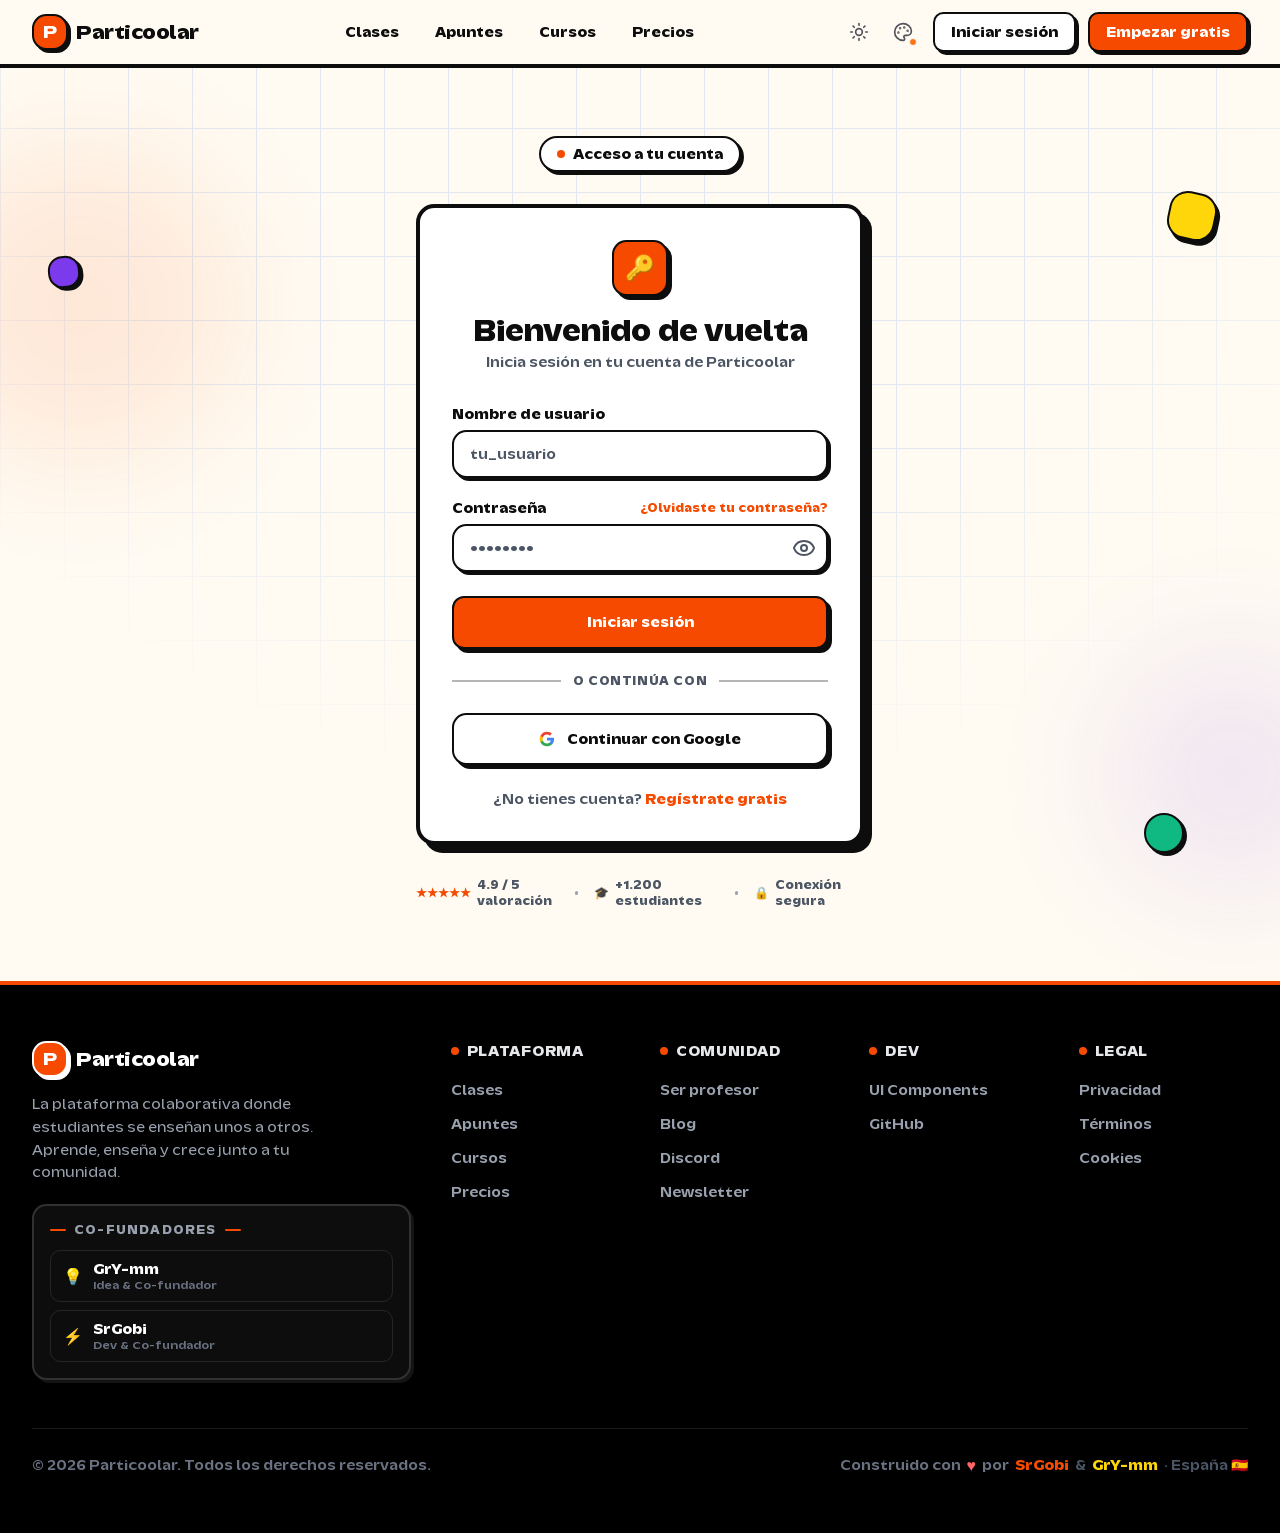
<file: login/index.html>
<!DOCTYPE html><html lang="es" data-theme="light" color-theme="orange" data-astro-cid-s6tr6vzr> <head><meta charset="UTF-8"><meta name="viewport" content="width=device-width"><link rel="icon" type="image/svg+xml" href="/icons/isotipo-color.svg"><meta name="generator" content="Astro v5.17.3"><meta name="navbar-title" content="Login"><title>Iniciar sesión — Particoolar</title><!-- Preload Fonts --><link rel="preload" href="/fonts/Kaio-Regular.ttf" as="font" type="font/ttf" crossorigin><link rel="preload" href="/fonts/Kaio-Medium.ttf" as="font" type="font/ttf" crossorigin><link rel="preload" href="/fonts/Kaio-Bold.ttf" as="font" type="font/ttf" crossorigin><!-- Script para aplicar el tema inmediatamente, antes de que se renderice el contenido --><script>
			(function () {
				const themeCookie = document.cookie
					.split("; ")
					.find((row) => row.startsWith("theme="));
				const themePreference = themeCookie
					? themeCookie.split("=")[1]
					: "light";

				let actualTheme = themePreference;

				// Si es "system", detectar la preferencia del sistema
				if (themePreference === "system") {
					const prefersDark = window.matchMedia(
						"(prefers-color-scheme: dark)"
					).matches;
					actualTheme = prefersDark ? "dark" : "light";
				}

				// Aplicar el tema inmediatamente
				document.documentElement.setAttribute("data-theme", actualTheme);
			})();
		</script><meta name="astro-view-transitions-enabled" content="true"><meta name="astro-view-transitions-fallback" content="animate"><script type="module" src="/_astro/ClientRouter.astro_astro_type_script_index_0_lang.CDGfc0hd.js"></script><link rel="stylesheet" href="/_astro/callback.DT0p10lS.css"><style>[data-astro-transition-scope="astro-ntcly2jc-1"] { view-transition-name: astro-ntcly2jc-1; }@layer astro { ::view-transition-old(astro-ntcly2jc-1) { 
	animation-duration: 180ms;
	animation-timing-function: cubic-bezier(0.76, 0, 0.24, 1);
	animation-fill-mode: both;
	animation-name: astroFadeOut; }::view-transition-new(astro-ntcly2jc-1) { 
	animation-duration: 180ms;
	animation-timing-function: cubic-bezier(0.76, 0, 0.24, 1);
	animation-fill-mode: both;
	animation-name: astroFadeIn; }[data-astro-transition=back]::view-transition-old(astro-ntcly2jc-1) { 
	animation-duration: 180ms;
	animation-timing-function: cubic-bezier(0.76, 0, 0.24, 1);
	animation-fill-mode: both;
	animation-name: astroFadeOut; }[data-astro-transition=back]::view-transition-new(astro-ntcly2jc-1) { 
	animation-duration: 180ms;
	animation-timing-function: cubic-bezier(0.76, 0, 0.24, 1);
	animation-fill-mode: both;
	animation-name: astroFadeIn; } }[data-astro-transition-fallback="old"] [data-astro-transition-scope="astro-ntcly2jc-1"],
			[data-astro-transition-fallback="old"][data-astro-transition-scope="astro-ntcly2jc-1"] { 
	animation-duration: 180ms;
	animation-timing-function: cubic-bezier(0.76, 0, 0.24, 1);
	animation-fill-mode: both;
	animation-name: astroFadeOut; }[data-astro-transition-fallback="new"] [data-astro-transition-scope="astro-ntcly2jc-1"],
			[data-astro-transition-fallback="new"][data-astro-transition-scope="astro-ntcly2jc-1"] { 
	animation-duration: 180ms;
	animation-timing-function: cubic-bezier(0.76, 0, 0.24, 1);
	animation-fill-mode: both;
	animation-name: astroFadeIn; }[data-astro-transition=back][data-astro-transition-fallback="old"] [data-astro-transition-scope="astro-ntcly2jc-1"],
			[data-astro-transition=back][data-astro-transition-fallback="old"][data-astro-transition-scope="astro-ntcly2jc-1"] { 
	animation-duration: 180ms;
	animation-timing-function: cubic-bezier(0.76, 0, 0.24, 1);
	animation-fill-mode: both;
	animation-name: astroFadeOut; }[data-astro-transition=back][data-astro-transition-fallback="new"] [data-astro-transition-scope="astro-ntcly2jc-1"],
			[data-astro-transition=back][data-astro-transition-fallback="new"][data-astro-transition-scope="astro-ntcly2jc-1"] { 
	animation-duration: 180ms;
	animation-timing-function: cubic-bezier(0.76, 0, 0.24, 1);
	animation-fill-mode: both;
	animation-name: astroFadeIn; }</style></head> <body class="antialiased bg-[var(--c-cream)]" data-astro-cid-s6tr6vzr>  <!-- Navbar de escritorio --><nav class="navbar fixed top-0 left-0 right-0 z-50 bg-[var(--c-cream)] border-b-4 border-[var(--c-border)]"> <div class="max-w-7xl mx-auto px-4 sm:px-6 lg:px-8"> <div class="flex items-center justify-between h-16"> <!-- Logo --> <a href="/" class="flex items-center gap-2 group"> <div class="w-9 h-9 rounded-xl bg-[var(--c-orange)] border-2 border-[var(--c-border)] shadow-[3px_3px_0_0_var(--c-border)] flex items-center justify-center transition-transform group-hover:-translate-y-0.5"> <span class="text-white font-black text-lg leading-none">P</span> </div> <span class="font-black text-xl text-[var(--c-text)] tracking-tight">Particoolar</span> </a> <!-- Desktop links --> <div class="hidden md:flex items-center gap-1"> <a href="/clases" class="px-4 py-2 rounded-lg font-semibold text-sm text-[var(--c-text)] hover:bg-[var(--c-yellow)] hover:shadow-[2px_2px_0_0_var(--c-border)] transition-all duration-150"> Clases </a><a href="/apuntes" class="px-4 py-2 rounded-lg font-semibold text-sm text-[var(--c-text)] hover:bg-[var(--c-yellow)] hover:shadow-[2px_2px_0_0_var(--c-border)] transition-all duration-150"> Apuntes </a><a href="/cursos" class="px-4 py-2 rounded-lg font-semibold text-sm text-[var(--c-text)] hover:bg-[var(--c-yellow)] hover:shadow-[2px_2px_0_0_var(--c-border)] transition-all duration-150"> Cursos </a><a href="/precios" class="px-4 py-2 rounded-lg font-semibold text-sm text-[var(--c-text)] hover:bg-[var(--c-yellow)] hover:shadow-[2px_2px_0_0_var(--c-border)] transition-all duration-150"> Precios </a> </div> <!-- Themes + CTA buttons --> <div class="flex items-center gap-2"> <div class="relative inline-block " data-dropdown-menu data-open="false">  <button type="button" class="inline-flex items-center justify-center group cursor-pointer p-2 text-zinc-600 dark:text-zinc-400 hover:bg-zinc-200 dark:hover:bg-zinc-800 rounded-lg transition-all hover:scale-105" data-dropdown-trigger data-state="closed">  <svg id="icon-light" xmlns="http://www.w3.org/2000/svg" width="24" height="24" viewBox="0 0 24 24" fill="none" stroke="currentColor" stroke-width="2" stroke-linecap="round" stroke-linejoin="round" class="lucide lucide-sun theme-icon size-5"> <circle cx="12" cy="12" r="4"></circle> <path d="M12 2v2"></path> <path d="M12 20v2"></path> <path d="m4.93 4.93 1.41 1.41"></path> <path d="m17.66 17.66 1.41 1.41"></path> <path d="M2 12h2"></path> <path d="M20 12h2"></path> <path d="m6.34 17.66-1.41 1.41"></path> <path d="m19.07 4.93-1.41 1.41"></path> </svg> <svg id="icon-dark" xmlns="http://www.w3.org/2000/svg" width="24" height="24" viewBox="0 0 24 24" fill="none" stroke="currentColor" stroke-width="2" stroke-linecap="round" stroke-linejoin="round" class="lucide lucide-moon theme-icon size-5 hidden"> <path d="M20.985 12.486a9 9 0 1 1-9.473-9.472c.405-.022.617.46.402.803a6 6 0 0 0 8.268 8.268c.344-.215.825-.004.803.401"></path> </svg> <svg id="icon-system" xmlns="http://www.w3.org/2000/svg" width="24" height="24" viewBox="0 0 24 24" fill="none" stroke="currentColor" stroke-width="2" stroke-linecap="round" stroke-linejoin="round" class="lucide lucide-monitor theme-icon size-5 hidden"> <rect width="20" height="14" x="2" y="3" rx="2"></rect> <line x1="8" x2="16" y1="21" y2="21"></line> <line x1="12" x2="12" y1="17" y2="21"></line> </svg>  </button> <script type="module">const d=new WeakMap;document.addEventListener("astro:before-preparation",()=>{document.querySelectorAll("[data-dropdown-trigger]").forEach(t=>{const e=d.get(t);e&&t.removeEventListener("click",e)})});document.addEventListener("astro:page-load",()=>{document.querySelectorAll("[data-dropdown-trigger]").forEach(t=>{const e=d.get(t);e&&t.removeEventListener("click",e);const a=c=>{c.stopPropagation();const o=t.closest("[data-dropdown-menu]"),s=o?.querySelector("[data-dropdown-content]"),i=o?.getAttribute("data-open")==="true";document.querySelectorAll("[data-dropdown-menu]").forEach(n=>{n!==o&&(n.querySelector("[data-dropdown-content]")?.classList.add("hidden"),n.setAttribute("data-open","false"),n.querySelector("[data-dropdown-trigger]")?.setAttribute("data-state","closed"))}),i?(s?.classList.add("hidden"),o?.setAttribute("data-open","false"),t?.setAttribute("data-state","closed")):(s?.classList.remove("hidden"),o?.setAttribute("data-open","true"),t?.setAttribute("data-state","open"))};d.set(t,a),t.addEventListener("click",a)})});</script> <div class="hidden absolute z-50 min-w-32 overflow-hidden rounded-md border border-border bg-popover text-popover-foreground shadow-md animate-in fade-in-0 zoom-in-95 min-w-32" data-dropdown-content data-align="end" data-side="bottom"> <div class="p-1"> <button data-dropdown-item="true" data-theme-value="light" class="relative flex cursor-pointer select-none items-center gap-2 rounded-sm px-2 py-1.5 text-sm outline-hidden transition-colors hover:bg-accent hover:text-accent-foreground focus:bg-accent focus:text-accent-foreground w-full">  <svg xmlns="http://www.w3.org/2000/svg" width="16" height="16" viewBox="0 0 24 24" fill="none" stroke="currentColor" stroke-width="2" stroke-linecap="round" stroke-linejoin="round" class="lucide lucide-sun"> <circle cx="12" cy="12" r="4"></circle> <path d="M12 2v2"></path> <path d="M12 20v2"></path> <path d="m4.93 4.93 1.41 1.41"></path> <path d="m17.66 17.66 1.41 1.41"></path> <path d="M2 12h2"></path> <path d="M20 12h2"></path> <path d="m6.34 17.66-1.41 1.41"></path> <path d="m19.07 4.93-1.41 1.41"></path> </svg> <span>Claro</span>  </button> <script type="module">document.addEventListener("astro:page-load",()=>{document.querySelectorAll("[data-dropdown-item][href]").forEach(e=>{e.addEventListener("click",()=>{const t=e.closest("[data-dropdown-menu]"),d=t?.querySelector("[data-dropdown-content]"),o=t?.querySelector("[data-dropdown-trigger]");t&&d&&o&&(d.classList.add("hidden"),t.setAttribute("data-open","false"),o.setAttribute("data-state","closed"))})})});</script><button data-dropdown-item="true" data-theme-value="dark" class="relative flex cursor-pointer select-none items-center gap-2 rounded-sm px-2 py-1.5 text-sm outline-hidden transition-colors hover:bg-accent hover:text-accent-foreground focus:bg-accent focus:text-accent-foreground w-full">  <svg xmlns="http://www.w3.org/2000/svg" width="16" height="16" viewBox="0 0 24 24" fill="none" stroke="currentColor" stroke-width="2" stroke-linecap="round" stroke-linejoin="round" class="lucide lucide-moon"> <path d="M20.985 12.486a9 9 0 1 1-9.473-9.472c.405-.022.617.46.402.803a6 6 0 0 0 8.268 8.268c.344-.215.825-.004.803.401"></path> </svg> <span>Oscuro</span>  </button> <button data-dropdown-item="true" data-theme-value="system" class="relative flex cursor-pointer select-none items-center gap-2 rounded-sm px-2 py-1.5 text-sm outline-hidden transition-colors hover:bg-accent hover:text-accent-foreground focus:bg-accent focus:text-accent-foreground w-full">  <svg xmlns="http://www.w3.org/2000/svg" width="16" height="16" viewBox="0 0 24 24" fill="none" stroke="currentColor" stroke-width="2" stroke-linecap="round" stroke-linejoin="round" class="lucide lucide-monitor"> <rect width="20" height="14" x="2" y="3" rx="2"></rect> <line x1="8" x2="16" y1="21" y2="21"></line> <line x1="12" x2="12" y1="17" y2="21"></line> </svg> <span>Sistema</span>  </button>  </div> </div> <script type="module">document.addEventListener("astro:page-load",()=>{document.querySelectorAll("[data-dropdown-content]").forEach(o=>{const e=o;new MutationObserver(()=>{e.classList.contains("hidden")||f(e)}).observe(e,{attributes:!0,attributeFilter:["class"]})})});function f(t){const o=t.closest("[data-dropdown-menu]"),e=o?.querySelector("[data-dropdown-trigger]");if(!o||!e)return;const l=t.getAttribute("data-align")||"end",r=t.getAttribute("data-side")||"bottom",s=4,a=e.getBoundingClientRect();t.getBoundingClientRect();const d=window.innerWidth,g=window.innerHeight,y=a.width<100;t.style.top="",t.style.bottom="",t.style.left="",t.style.right="",t.style.transform="",y?(t.style.left=`${a.width+s}px`,t.style.top="0"):(r==="top"?(t.style.bottom="100%",t.style.marginBottom=`${s}px`):r==="bottom"&&(t.style.top="100%",t.style.marginTop=`${s}px`),l==="end"?t.style.right="0":l==="start"?t.style.left="0":l==="center"&&(t.style.left="50%",t.style.transform="translateX(-50%)")),setTimeout(()=>{const i=t.getBoundingClientRect();if(i.right>d){const p=i.right-d+8;t.style.right=`${p}px`,t.style.left="auto"}i.left<0&&(t.style.left="8px",t.style.right="auto"),i.bottom>g&&(t.style.top="auto",t.style.bottom="100%",t.style.marginBottom=`${s}px`,t.style.marginTop=""),i.top<0&&(t.style.bottom="auto",t.style.top="100%",t.style.marginTop=`${s}px`,t.style.marginBottom="")},0)}</script>  </div> <script type="module">let t=null;function a(){document.querySelectorAll("[data-dropdown-menu]").forEach(n=>{const e=n.querySelector("[data-dropdown-trigger]");n.querySelector("[data-dropdown-content]")?.classList.add("hidden"),n.setAttribute("data-open","false"),e?.setAttribute("data-state","closed")})}document.addEventListener("astro:before-preparation",()=>{a(),t&&(document.removeEventListener("click",t),t=null)});document.addEventListener("astro:page-load",()=>{t&&document.removeEventListener("click",t),t=o=>{document.querySelectorAll("[data-dropdown-menu]").forEach(e=>{const d=e.querySelector("[data-dropdown-trigger]"),r=e.querySelector("[data-dropdown-content]");e.contains(o.target)||(r?.classList.add("hidden"),e.setAttribute("data-open","false"),d?.setAttribute("data-state","closed"))})},document.addEventListener("click",t)});</script> <script>
	function initThemeToggle() {
		const themeItems = document.querySelectorAll("[data-theme-value]");
		const themeIcons = document.querySelectorAll(".theme-icon");
		const prefersDark = window.matchMedia("(prefers-color-scheme: dark)");

		console.log("Items encontrados:", themeItems.length);
		console.log("Iconos encontrados:", themeIcons.length);
		console.log("Sistema prefiere dark:", prefersDark.matches);

		// Función para guardar tema en cookie
		function saveTheme(theme) {
			const date = new Date();
			date.setTime(date.getTime() + 365 * 24 * 60 * 60 * 1000); // 1 año
			document.cookie = `theme=${theme};expires=${date.toUTCString()};path=/`;
			console.log("Cookie guardada:", theme);
		}

		// Función para mostrar el icono correcto
		function showIcon(themeValue) {
			console.log("Cambiando a tema:", themeValue);
			themeIcons.forEach((icon) => {
				if (icon.id === `icon-${themeValue}`) {
					icon.classList.remove("hidden");
					console.log("Mostrando:", icon.id);
				} else {
					icon.classList.add("hidden");
					console.log("Ocultando:", icon.id);
				}
			});
		}

		// Función para obtener el tema real basado en la preferencia
		function getActualTheme(theme) {
			if (theme === "system") {
				return prefersDark.matches ? "dark" : "light";
			}
			return theme;
		}

		// Función para actualizar data-theme del HTML
		function updateDataTheme(theme) {
			const actualTheme = getActualTheme(theme);
			document.documentElement.setAttribute("data-theme", actualTheme);
			console.log(
				"data-theme actualizado a:",
				actualTheme,
				"(tema seleccionado:",
				theme + ")"
			);
		}

		// Escuchar cambios en la preferencia del sistema
		prefersDark.addEventListener("change", (e) => {
			// Leer el tema de la cookie
			const themeCookie = document.cookie
				.split("; ")
				.find((row) => row.startsWith("theme="));
			const currentTheme = themeCookie ? themeCookie.split("=")[1] : "light";

			if (currentTheme === "system") {
				console.log(
					"Cambio en preferencia del sistema:",
					e.matches ? "dark" : "light"
				);
				updateDataTheme("system");
			}
		});

		// Añadir event listeners a cada DropdownMenuItem
		themeItems.forEach((item) => {
			item.addEventListener("click", (e) => {
				const themeValue = item.getAttribute("data-theme-value");
				console.log("Tema seleccionado:", themeValue);
				if (themeValue) {
					showIcon(themeValue);
					updateDataTheme(themeValue);
					saveTheme(themeValue);
				}
			});
		});

		// Aplicar el tema actual al cargar
		const themeCookie = document.cookie
			.split("; ")
			.find((row) => row.startsWith("theme="));
		const currentTheme = themeCookie ? themeCookie.split("=")[1] : "light";
		updateDataTheme(currentTheme);
	}

	// Ejecutar inmediatamente
	console.log("Inicializando theme toggle...");
	initThemeToggle();

	// Re-ejecutar después de las transiciones de Astro
	document.addEventListener("astro:page-load", () => {
		console.log("Re-inicializando theme toggle...");
		initThemeToggle();
	});
</script> <div class="relative inline-block " data-dropdown-menu data-open="false">  <button type="button" class="inline-flex items-center justify-center group cursor-pointer relative p-2 text-zinc-600 dark:text-zinc-400 hover:bg-zinc-200 dark:hover:bg-zinc-800 rounded-lg transition-all hover:scale-105" data-dropdown-trigger data-state="closed">  <svg xmlns="http://www.w3.org/2000/svg" width="20" height="20" viewBox="0 0 24 24" fill="none" stroke="currentColor" stroke-width="2" stroke-linecap="round" stroke-linejoin="round"> <path d="M12 22a1 1 0 0 1 0-20 10 9 0 0 1 10 9 5 5 0 0 1-5 5h-2.25a1.75 1.75 0 0 0-1.4 2.8l.3.4a1.75 1.75 0 0 1-1.4 2.8z"></path> <circle cx="13.5" cy="6.5" r=".5" fill="currentColor"></circle> <circle cx="17.5" cy="10.5" r=".5" fill="currentColor"></circle> <circle cx="6.5" cy="12.5" r=".5" fill="currentColor"></circle> <circle cx="8.5" cy="7.5" r=".5" fill="currentColor"></circle> </svg> <div id="color-indicator" class="absolute bottom-1 right-1 h-2 w-2 rounded-full border border-zinc-50 dark:border-zinc-900" style="background-color: #f97316"></div>  </button>  <div class="hidden absolute z-50 min-w-32 overflow-hidden rounded-md border border-border bg-popover text-popover-foreground shadow-md animate-in fade-in-0 zoom-in-95 min-w-32" data-dropdown-content data-align="end" data-side="bottom"> <div class="p-1"> <button data-dropdown-item="true" data-color-theme-value="orange" class="relative flex cursor-pointer select-none items-center gap-2 rounded-sm px-2 py-1.5 text-sm outline-hidden transition-colors hover:bg-accent hover:text-accent-foreground focus:bg-accent focus:text-accent-foreground w-full flex items-center gap-2 bg-accent">  <div class="h-4 w-4 rounded-full" style="background-color: #f97316"></div> <span>Naranja</span>  </button> <button data-dropdown-item="true" data-color-theme-value="green" class="relative flex cursor-pointer select-none items-center gap-2 rounded-sm px-2 py-1.5 text-sm outline-hidden transition-colors hover:bg-accent hover:text-accent-foreground focus:bg-accent focus:text-accent-foreground w-full flex items-center gap-2">  <div class="h-4 w-4 rounded-full" style="background-color: #16a34a"></div> <span>Verde</span>  </button> <button data-dropdown-item="true" data-color-theme-value="blue" class="relative flex cursor-pointer select-none items-center gap-2 rounded-sm px-2 py-1.5 text-sm outline-hidden transition-colors hover:bg-accent hover:text-accent-foreground focus:bg-accent focus:text-accent-foreground w-full flex items-center gap-2">  <div class="h-4 w-4 rounded-full" style="background-color: #2563eb"></div> <span>Azul</span>  </button> <button data-dropdown-item="true" data-color-theme-value="purple" class="relative flex cursor-pointer select-none items-center gap-2 rounded-sm px-2 py-1.5 text-sm outline-hidden transition-colors hover:bg-accent hover:text-accent-foreground focus:bg-accent focus:text-accent-foreground w-full flex items-center gap-2">  <div class="h-4 w-4 rounded-full" style="background-color: #9333ea"></div> <span>Púrpura</span>  </button> <button data-dropdown-item="true" data-color-theme-value="red" class="relative flex cursor-pointer select-none items-center gap-2 rounded-sm px-2 py-1.5 text-sm outline-hidden transition-colors hover:bg-accent hover:text-accent-foreground focus:bg-accent focus:text-accent-foreground w-full flex items-center gap-2">  <div class="h-4 w-4 rounded-full" style="background-color: #dc2626"></div> <span>Rojo</span>  </button>  </div> </div>   </div>  <script type="module" src="/_astro/colorThemeToggle.astro_astro_type_script_index_0_lang.DCRob3MB.js"></script> <div class="hidden md:flex items-center gap-3 ml-1"> <a href="/login" class="px-4 py-2 rounded-lg border-2 border-[var(--c-border)] font-bold text-sm text-[var(--c-text)] bg-[var(--c-surface)] hover:bg-[var(--c-surface-2)] shadow-[3px_3px_0_0_var(--c-border)] hover:shadow-[1px_1px_0_0_var(--c-border)] hover:translate-x-[2px] hover:translate-y-[2px] transition-all duration-150">
Iniciar sesión
</a> <a href="/register" class="px-4 py-2 rounded-lg border-2 border-[var(--c-border)] font-bold text-sm bg-[var(--c-orange)] text-white shadow-[3px_3px_0_0_var(--c-border)] hover:shadow-[1px_1px_0_0_var(--c-border)] hover:translate-x-[2px] hover:translate-y-[2px] transition-all duration-150">
Empezar gratis
</a> </div> </div> </div> </div> </nav> <!-- Navegación inferior móvil --> <nav class="md:hidden fixed bottom-4 left-4 right-4 z-50"> <div class="grid grid-cols-4 bg-[var(--c-cream)] border-2 border-[var(--c-border)] shadow-[4px_4px_0_0_var(--c-border)] rounded-2xl overflow-hidden"> <a href="/clases" data-mobile-nav-href="/clases" class="mobile-nav-item flex flex-col items-center justify-center gap-1 py-3 text-[var(--c-text-muted)] transition-all duration-150 hover:bg-[var(--c-yellow)] hover:text-[var(--c-black)] active:scale-95"> <span class="mobile-nav-icon"><svg xmlns="http://www.w3.org/2000/svg" width="22" height="22" viewBox="0 0 24 24" fill="none" stroke="currentColor" stroke-width="2" stroke-linecap="round" stroke-linejoin="round"><polygon points="23 7 16 12 23 17 23 7"></polygon><rect x="1" y="5" width="15" height="14" rx="2" ry="2"></rect></svg></span> <span class="text-[10px] font-bold tracking-wide">Clases</span> </a><a href="/apuntes" data-mobile-nav-href="/apuntes" class="mobile-nav-item flex flex-col items-center justify-center gap-1 py-3 text-[var(--c-text-muted)] transition-all duration-150 hover:bg-[var(--c-yellow)] hover:text-[var(--c-black)] active:scale-95"> <span class="mobile-nav-icon"><svg xmlns="http://www.w3.org/2000/svg" width="22" height="22" viewBox="0 0 24 24" fill="none" stroke="currentColor" stroke-width="2" stroke-linecap="round" stroke-linejoin="round"><path d="M14 2H6a2 2 0 0 0-2 2v16a2 2 0 0 0 2 2h12a2 2 0 0 0 2-2V8z"></path><polyline points="14 2 14 8 20 8"></polyline><line x1="16" y1="13" x2="8" y2="13"></line><line x1="16" y1="17" x2="8" y2="17"></line></svg></span> <span class="text-[10px] font-bold tracking-wide">Apuntes</span> </a><a href="/cursos" data-mobile-nav-href="/cursos" class="mobile-nav-item flex flex-col items-center justify-center gap-1 py-3 text-[var(--c-text-muted)] transition-all duration-150 hover:bg-[var(--c-yellow)] hover:text-[var(--c-black)] active:scale-95"> <span class="mobile-nav-icon"><svg xmlns="http://www.w3.org/2000/svg" width="22" height="22" viewBox="0 0 24 24" fill="none" stroke="currentColor" stroke-width="2" stroke-linecap="round" stroke-linejoin="round"><path d="M2 3h6a4 4 0 0 1 4 4v14a3 3 0 0 0-3-3H2z"></path><path d="M22 3h-6a4 4 0 0 0-4 4v14a3 3 0 0 1 3-3h7z"></path></svg></span> <span class="text-[10px] font-bold tracking-wide">Cursos</span> </a><a href="/precios" data-mobile-nav-href="/precios" class="mobile-nav-item flex flex-col items-center justify-center gap-1 py-3 text-[var(--c-text-muted)] transition-all duration-150 hover:bg-[var(--c-yellow)] hover:text-[var(--c-black)] active:scale-95"> <span class="mobile-nav-icon"><svg xmlns="http://www.w3.org/2000/svg" width="22" height="22" viewBox="0 0 24 24" fill="none" stroke="currentColor" stroke-width="2" stroke-linecap="round" stroke-linejoin="round"><line x1="12" y1="1" x2="12" y2="23"></line><path d="M17 5H9.5a3.5 3.5 0 0 0 0 7h5a3.5 3.5 0 0 1 0 7H6"></path></svg></span> <span class="text-[10px] font-bold tracking-wide">Precios</span> </a> </div> </nav> <script type="module">function c(){const e=window.location.pathname;document.querySelectorAll(".mobile-nav-item").forEach(t=>{const a=t.getAttribute("data-mobile-nav-href")??"";(e===a||e.startsWith(a+"/"))&&(t.classList.remove("text-[var(--c-text-muted)]"),t.classList.add("bg-[var(--c-yellow)]","text-[var(--c-black)]","font-black"))})}c();document.addEventListener("astro:page-load",c);</script> <main> <section class="relative overflow-hidden pt-18 pb-18 px-4"> <!-- Background Pattern Global --> <div class="inset-0 -z-10"> <!-- Grid Pattern with Gradient Fade --> <div class="absolute inset-0 dark:bg-[linear-gradient(to_right,#ffffff25_1px,transparent_1px),linear-gradient(to_bottom,#ffffff25_1px,transparent_1px)] bg-[linear-gradient(to_right,#e2e8f0_1px,transparent_1px),linear-gradient(to_bottom,#e2e8f0_1px,transparent_1px)] bg-[size:4rem_4rem] [mask-image:radial-gradient(ellipse_60%_50%_at_50%_0%,#000_70%,transparent_110%)] -z-10 h-[150vh]"></div> </div> <!-- Blobs decorativos --> <div class="absolute top-20 -left-20 w-80 h-80 rounded-full bg-[var(--c-orange)] opacity-10 blur-3xl pointer-events-none -z-10"></div> <div class="absolute bottom-20 -right-20 w-64 h-64 rounded-full bg-[var(--c-purple)] opacity-10 blur-3xl pointer-events-none -z-10"></div> <!-- Formas flotantes decorativas --> <div class="hidden lg:block absolute top-32 right-16 w-12 h-12 bg-[var(--c-yellow)] border-2 border-[var(--c-border)] shadow-[4px_4px_0_0_var(--c-border)] rounded-2xl rotate-12 animate-float -z-10"></div> <div class="hidden lg:block absolute top-48 left-12 w-8 h-8 bg-[var(--c-purple)] border-2 border-[var(--c-border)] shadow-[3px_3px_0_0_var(--c-border)] rounded-xl -rotate-6 animate-float-slow -z-10"></div> <div class="hidden lg:block absolute bottom-32 right-24 w-10 h-10 bg-[var(--c-green)] border-2 border-[var(--c-border)] shadow-[3px_3px_0_0_var(--c-border)] rounded-full animate-float -z-10"></div> <!-- Contenido central --> <div class="flex flex-col items-center justify-center gap-8 max-w-md mx-auto"> <!-- Badge superior --> <div class="inline-flex items-center gap-2 bg-[var(--c-surface)] border-2 border-[var(--c-border)] shadow-[3px_3px_0_0_var(--c-border)] rounded-full px-4 py-1.5"> <span class="w-2 h-2 rounded-full bg-[var(--c-orange)] inline-block animate-pulse"></span> <span class="text-sm font-semibold text-[var(--c-text)]">Acceso a tu cuenta</span> </div> <!-- Formulario --> <style>astro-island,astro-slot,astro-static-slot{display:contents}</style><script>(()=>{var e=async t=>{await(await t())()};(self.Astro||(self.Astro={})).load=e;window.dispatchEvent(new Event("astro:load"));})();</script><script>(()=>{var A=Object.defineProperty;var g=(i,o,a)=>o in i?A(i,o,{enumerable:!0,configurable:!0,writable:!0,value:a}):i[o]=a;var d=(i,o,a)=>g(i,typeof o!="symbol"?o+"":o,a);{let i={0:t=>m(t),1:t=>a(t),2:t=>new RegExp(t),3:t=>new Date(t),4:t=>new Map(a(t)),5:t=>new Set(a(t)),6:t=>BigInt(t),7:t=>new URL(t),8:t=>new Uint8Array(t),9:t=>new Uint16Array(t),10:t=>new Uint32Array(t),11:t=>1/0*t},o=t=>{let[l,e]=t;return l in i?i[l](e):void 0},a=t=>t.map(o),m=t=>typeof t!="object"||t===null?t:Object.fromEntries(Object.entries(t).map(([l,e])=>[l,o(e)]));class y extends HTMLElement{constructor(){super(...arguments);d(this,"Component");d(this,"hydrator");d(this,"hydrate",async()=>{var b;if(!this.hydrator||!this.isConnected)return;let e=(b=this.parentElement)==null?void 0:b.closest("astro-island[ssr]");if(e){e.addEventListener("astro:hydrate",this.hydrate,{once:!0});return}let c=this.querySelectorAll("astro-slot"),n={},h=this.querySelectorAll("template[data-astro-template]");for(let r of h){let s=r.closest(this.tagName);s!=null&&s.isSameNode(this)&&(n[r.getAttribute("data-astro-template")||"default"]=r.innerHTML,r.remove())}for(let r of c){let s=r.closest(this.tagName);s!=null&&s.isSameNode(this)&&(n[r.getAttribute("name")||"default"]=r.innerHTML)}let p;try{p=this.hasAttribute("props")?m(JSON.parse(this.getAttribute("props"))):{}}catch(r){let s=this.getAttribute("component-url")||"<unknown>",v=this.getAttribute("component-export");throw v&&(s+=` (export ${v})`),console.error(`[hydrate] Error parsing props for component ${s}`,this.getAttribute("props"),r),r}let u;await this.hydrator(this)(this.Component,p,n,{client:this.getAttribute("client")}),this.removeAttribute("ssr"),this.dispatchEvent(new CustomEvent("astro:hydrate"))});d(this,"unmount",()=>{this.isConnected||this.dispatchEvent(new CustomEvent("astro:unmount"))})}disconnectedCallback(){document.removeEventListener("astro:after-swap",this.unmount),document.addEventListener("astro:after-swap",this.unmount,{once:!0})}connectedCallback(){if(!this.hasAttribute("await-children")||document.readyState==="interactive"||document.readyState==="complete")this.childrenConnectedCallback();else{let e=()=>{document.removeEventListener("DOMContentLoaded",e),c.disconnect(),this.childrenConnectedCallback()},c=new MutationObserver(()=>{var n;((n=this.lastChild)==null?void 0:n.nodeType)===Node.COMMENT_NODE&&this.lastChild.nodeValue==="astro:end"&&(this.lastChild.remove(),e())});c.observe(this,{childList:!0}),document.addEventListener("DOMContentLoaded",e)}}async childrenConnectedCallback(){let e=this.getAttribute("before-hydration-url");e&&await import(e),this.start()}async start(){let e=JSON.parse(this.getAttribute("opts")),c=this.getAttribute("client");if(Astro[c]===void 0){window.addEventListener(`astro:${c}`,()=>this.start(),{once:!0});return}try{await Astro[c](async()=>{let n=this.getAttribute("renderer-url"),[h,{default:p}]=await Promise.all([import(this.getAttribute("component-url")),n?import(n):()=>()=>{}]),u=this.getAttribute("component-export")||"default";if(!u.includes("."))this.Component=h[u];else{this.Component=h;for(let f of u.split("."))this.Component=this.Component[f]}return this.hydrator=p,this.hydrate},e,this)}catch(n){console.error(`[astro-island] Error hydrating ${this.getAttribute("component-url")}`,n)}}attributeChangedCallback(){this.hydrate()}}d(y,"observedAttributes",["props"]),customElements.get("astro-island")||customElements.define("astro-island",y)}})();</script><astro-island uid="ZOEdTP" prefix="r1" component-url="/_astro/LoginForm.CGs-_er2.js" component-export="default" renderer-url="/_astro/client.Dfc7gGC7.js" props="{}" ssr client="load" opts="{&quot;name&quot;:&quot;LoginForm&quot;,&quot;value&quot;:true}" await-children><div class="w-full max-w-md mx-auto bg-[var(--c-surface)] border-4 border-[var(--c-border)] shadow-[8px_8px_0_0_var(--c-border)] rounded-2xl p-8"><div class="text-center mb-8"><div class="inline-flex items-center justify-center w-14 h-14 rounded-xl bg-[var(--c-orange)] border-2 border-[var(--c-border)] shadow-[4px_4px_0_0_var(--c-border)] mb-4"><span class="text-2xl">🔑</span></div><h1 class="text-3xl font-black text-[var(--c-text)]">Bienvenido de vuelta</h1><p class="text-[var(--c-text-muted)] text-sm mt-1 font-medium">Inicia sesión en tu cuenta de Particoolar</p></div><form noValidate="" class="flex flex-col gap-5"><div class="flex flex-col gap-1.5"><label data-slot="label" class="flex items-center gap-2 select-none group-data-[disabled=true]:pointer-events-none group-data-[disabled=true]:opacity-50 peer-disabled:cursor-not-allowed peer-disabled:opacity-50 text-sm font-black text-[var(--c-text)]" for="login-username">Nombre de usuario</label><input id="login-username" type="text" autoComplete="username" placeholder="tu_usuario" class="w-full px-4 py-3 bg-[var(--c-surface)] border-2 border-[var(--c-border)] shadow-[3px_3px_0_0_var(--c-border)] rounded-xl text-[var(--c-text)] placeholder:text-[var(--c-text-muted)] font-medium text-sm focus:outline-none focus:border-[var(--c-orange)] focus:shadow-[3px_3px_0_0_var(--c-orange)] transition-all duration-150" value=""/></div><div class="flex flex-col gap-1.5"><div class="flex items-center justify-between"><label data-slot="label" class="flex items-center gap-2 select-none group-data-[disabled=true]:pointer-events-none group-data-[disabled=true]:opacity-50 peer-disabled:cursor-not-allowed peer-disabled:opacity-50 text-sm font-black text-[var(--c-text)]" for="login-password">Contraseña</label><a href="/reset-password" class="text-xs font-bold text-[var(--c-orange)] hover:underline">¿Olvidaste tu contraseña?</a></div><div class="relative"><input id="login-password" type="password" autoComplete="current-password" placeholder="••••••••" class="w-full px-4 py-3 bg-[var(--c-surface)] border-2 border-[var(--c-border)] shadow-[3px_3px_0_0_var(--c-border)] rounded-xl text-[var(--c-text)] placeholder:text-[var(--c-text-muted)] font-medium text-sm focus:outline-none focus:border-[var(--c-orange)] focus:shadow-[3px_3px_0_0_var(--c-orange)] transition-all duration-150 pr-12" value=""/><button type="button" aria-label="Mostrar u ocultar contraseña" class="absolute right-3 top-1/2 -translate-y-1/2 text-[var(--c-text-muted)] hover:text-[var(--c-text)] transition-colors"><svg xmlns="http://www.w3.org/2000/svg" width="24" height="24" viewBox="0 0 24 24" fill="none" stroke="currentColor" stroke-width="2" stroke-linecap="round" stroke-linejoin="round" class="lucide lucide-eye" aria-hidden="true"><path d="M2.062 12.348a1 1 0 0 1 0-.696 10.75 10.75 0 0 1 19.876 0 1 1 0 0 1 0 .696 10.75 10.75 0 0 1-19.876 0"></path><circle cx="12" cy="12" r="3"></circle></svg></button></div></div><button data-slot="button" data-variant="default" data-size="default" class="inline-flex items-center justify-center gap-2 whitespace-nowrap rounded-md font-medium transition-all disabled:pointer-events-none disabled:opacity-50 [&amp;_svg]:pointer-events-none [&amp;_svg:not([class*=&#x27;size-&#x27;])]:size-4 shrink-0 [&amp;_svg]:shrink-0 outline-none focus-visible:border-ring focus-visible:ring-ring/50 focus-visible:ring-[3px] aria-invalid:ring-destructive/20 dark:aria-invalid:ring-destructive/40 aria-invalid:border-destructive bg-primary text-primary-foreground hover:bg-primary/90 px-4 has-[&gt;svg]:px-3 cartoon-btn cartoon-btn-primary w-full py-3.5 text-base mt-1 h-auto" type="submit">Iniciar sesión</button></form><div class="flex items-center gap-3 my-6"><div class="flex-1 h-0.5 bg-[var(--c-border)] opacity-30"></div><span class="text-xs font-bold text-[var(--c-text-muted)] uppercase tracking-wider">O continúa con</span><div class="flex-1 h-0.5 bg-[var(--c-border)] opacity-30"></div></div><button data-slot="button" data-variant="outline" data-size="default" class="whitespace-nowrap disabled:pointer-events-none disabled:opacity-50 [&amp;_svg]:pointer-events-none [&amp;_svg:not([class*=&#x27;size-&#x27;])]:size-4 shrink-0 [&amp;_svg]:shrink-0 outline-none focus-visible:border-ring focus-visible:ring-ring/50 focus-visible:ring-[3px] aria-invalid:ring-destructive/20 dark:aria-invalid:ring-destructive/40 aria-invalid:border-destructive hover:text-accent-foreground dark:bg-input/30 dark:border-input dark:hover:bg-input/50 has-[&gt;svg]:px-3 w-full flex items-center justify-center gap-3 px-4 py-3.5 bg-[var(--c-surface)] border-2 border-[var(--c-border)] shadow-[4px_4px_0_0_var(--c-border)] rounded-xl font-bold text-sm text-[var(--c-text)] hover:shadow-[2px_2px_0_0_var(--c-border)] hover:translate-x-[2px] hover:translate-y-[2px] hover:bg-[var(--c-surface)] transition-all duration-150 h-auto" type="button"><svg width="18" height="18" viewBox="0 0 24 24" xmlns="http://www.w3.org/2000/svg"><path d="M22.56 12.25c0-.78-.07-1.53-.2-2.25H12v4.26h5.92c-.26 1.37-1.04 2.53-2.21 3.31v2.77h3.57c2.08-1.92 3.28-4.74 3.28-8.09z" fill="#4285F4"></path><path d="M12 23c2.97 0 5.46-.98 7.28-2.66l-3.57-2.77c-.98.66-2.23 1.06-3.71 1.06-2.86 0-5.29-1.93-6.16-4.53H2.18v2.84C3.99 20.53 7.7 23 12 23z" fill="#34A853"></path><path d="M5.84 14.09c-.22-.66-.35-1.36-.35-2.09s.13-1.43.35-2.09V7.07H2.18C1.43 8.55 1 10.22 1 12s.43 3.45 1.18 4.93l2.85-2.22.81-.62z" fill="#FBBC05"></path><path d="M12 5.38c1.62 0 3.06.56 4.21 1.64l3.15-3.15C17.45 2.09 14.97 1 12 1 7.7 1 3.99 3.47 2.18 7.07l3.66 2.84c.87-2.6 3.3-4.53 6.16-4.53z" fill="#EA4335"></path></svg>Continuar con Google</button><p class="mt-6 text-center text-sm font-medium text-[var(--c-text-muted)]">¿No tienes cuenta?<!-- --> <a href="/register" class="font-black text-[var(--c-orange)] hover:underline">Regístrate gratis</a></p></div><!--astro:end--></astro-island> <!-- Stats sociales --> <div class="flex flex-col sm:flex-row items-center justify-center gap-4 text-xs font-semibold text-[var(--c-text-muted)]"> <div class="flex items-center gap-1.5"> <span class="text-[var(--c-orange)]">★★★★★</span> <span>4.9 / 5 valoración</span> </div> <div class="hidden sm:block w-1 h-1 rounded-full bg-gray-400"></div> <div class="flex items-center gap-1.5"> <span>🎓</span> <span>+1.200 estudiantes</span> </div> <div class="hidden sm:block w-1 h-1 rounded-full bg-gray-400"></div> <div class="flex items-center gap-1.5"> <span>🔒</span> <span>Conexión segura</span> </div> </div> </div> </section> </main> <footer class="bg-black text-white border-t-4 border-[var(--c-orange)]"> <div class="max-w-7xl mx-auto px-4 sm:px-6 lg:px-8 py-14"> <div class="grid grid-cols-1 sm:grid-cols-2 lg:grid-cols-6 gap-10"> <!-- Brand --> <div class="lg:col-span-2"> <a href="/" class="flex items-center gap-2 mb-4 group w-fit"> <div class="w-9 h-9 rounded-xl bg-[var(--c-orange)] border-2 border-white shadow-[3px_3px_0_0_white] flex items-center justify-center transition-transform group-hover:-translate-y-0.5"> <span class="text-white font-black text-lg leading-none">P</span> </div> <span class="font-black text-xl text-white tracking-tight">Particoolar</span> </a> <p class="text-gray-400 text-sm leading-relaxed max-w-xs">
La plataforma colaborativa donde estudiantes se enseñan unos a otros.
					Aprende, enseña y crece junto a tu comunidad.
</p> <!-- Creators --> <div class="mt-5 p-4 bg-white/5 border-2 border-white/15 shadow-[3px_3px_0_0_rgba(255,255,255,0.08)] rounded-xl"> <p class="text-xs font-black text-gray-400 uppercase tracking-widest mb-3 flex items-center gap-2"> <span class="w-4 h-[2px] bg-[var(--c-orange)] inline-block rounded-full"></span>
Co-fundadores
<span class="w-4 h-[2px] bg-[var(--c-orange)] inline-block rounded-full"></span> </p> <div class="flex flex-col gap-2"> <a href="https://github.com/GrY-mm" target="_blank" rel="noopener noreferrer" class="group/creator flex items-center gap-2.5 px-3 py-2 rounded-lg border border-white/10 hover:border-[var(--c-yellow)] hover:bg-[var(--c-yellow)]/10 transition-all duration-150"> <span class="text-base">💡</span> <div class="flex flex-col leading-tight"> <span class="text-sm font-black text-white group-hover/creator:text-[var(--c-yellow)] transition-colors">GrY-mm</span> <span class="text-[11px] text-gray-500 font-medium">Idea & Co-fundador</span> </div> </a> <a href="https://github.com/SrGobi" target="_blank" rel="noopener noreferrer" class="group/creator flex items-center gap-2.5 px-3 py-2 rounded-lg border border-white/10 hover:border-[var(--c-orange)] hover:bg-[var(--c-orange)]/10 transition-all duration-150"> <span class="text-base">⚡</span> <div class="flex flex-col leading-tight"> <span class="text-sm font-black text-white group-hover/creator:text-[var(--c-orange)] transition-colors">SrGobi</span> <span class="text-[11px] text-gray-500 font-medium">Dev & Co-fundador</span> </div> </a> </div> </div> </div> <!-- Links --> <div> <h4 class="font-black text-sm uppercase tracking-wider text-gray-200 mb-4 flex items-center gap-2"> <span class="w-2 h-2 rounded-sm bg-[var(--c-orange)] inline-block"></span> Plataforma </h4> <ul class="space-y-2.5"> <li> <a href="/clases" class="text-sm text-gray-400 hover:text-[var(--c-yellow)] transition-colors font-medium hover:translate-x-0.5 inline-block transition-transform duration-150"> Clases </a> </li><li> <a href="/apuntes" class="text-sm text-gray-400 hover:text-[var(--c-yellow)] transition-colors font-medium hover:translate-x-0.5 inline-block transition-transform duration-150"> Apuntes </a> </li><li> <a href="/cursos" class="text-sm text-gray-400 hover:text-[var(--c-yellow)] transition-colors font-medium hover:translate-x-0.5 inline-block transition-transform duration-150"> Cursos </a> </li><li> <a href="/precios" class="text-sm text-gray-400 hover:text-[var(--c-yellow)] transition-colors font-medium hover:translate-x-0.5 inline-block transition-transform duration-150"> Precios </a> </li> </ul> </div><div> <h4 class="font-black text-sm uppercase tracking-wider text-gray-200 mb-4 flex items-center gap-2"> <span class="w-2 h-2 rounded-sm bg-[var(--c-orange)] inline-block"></span> Comunidad </h4> <ul class="space-y-2.5"> <li> <a href="/ser-profesor" class="text-sm text-gray-400 hover:text-[var(--c-yellow)] transition-colors font-medium hover:translate-x-0.5 inline-block transition-transform duration-150"> Ser profesor </a> </li><li> <a href="/blog" class="text-sm text-gray-400 hover:text-[var(--c-yellow)] transition-colors font-medium hover:translate-x-0.5 inline-block transition-transform duration-150"> Blog </a> </li><li> <a href="https://discord.gg/particoolar" class="text-sm text-gray-400 hover:text-[var(--c-yellow)] transition-colors font-medium hover:translate-x-0.5 inline-block transition-transform duration-150"> Discord </a> </li><li> <a href="/newsletter" class="text-sm text-gray-400 hover:text-[var(--c-yellow)] transition-colors font-medium hover:translate-x-0.5 inline-block transition-transform duration-150"> Newsletter </a> </li> </ul> </div><div> <h4 class="font-black text-sm uppercase tracking-wider text-gray-200 mb-4 flex items-center gap-2"> <span class="w-2 h-2 rounded-sm bg-[var(--c-orange)] inline-block"></span> Dev </h4> <ul class="space-y-2.5"> <li> <a href="/componentes" class="text-sm text-gray-400 hover:text-[var(--c-yellow)] transition-colors font-medium hover:translate-x-0.5 inline-block transition-transform duration-150"> UI Components </a> </li><li> <a href="https://github.com/SrGobi/Particoolar" class="text-sm text-gray-400 hover:text-[var(--c-yellow)] transition-colors font-medium hover:translate-x-0.5 inline-block transition-transform duration-150"> GitHub </a> </li> </ul> </div><div> <h4 class="font-black text-sm uppercase tracking-wider text-gray-200 mb-4 flex items-center gap-2"> <span class="w-2 h-2 rounded-sm bg-[var(--c-orange)] inline-block"></span> Legal </h4> <ul class="space-y-2.5"> <li> <a href="/privacidad" class="text-sm text-gray-400 hover:text-[var(--c-yellow)] transition-colors font-medium hover:translate-x-0.5 inline-block transition-transform duration-150"> Privacidad </a> </li><li> <a href="/terminos" class="text-sm text-gray-400 hover:text-[var(--c-yellow)] transition-colors font-medium hover:translate-x-0.5 inline-block transition-transform duration-150"> Términos </a> </li><li> <a href="/cookies" class="text-sm text-gray-400 hover:text-[var(--c-yellow)] transition-colors font-medium hover:translate-x-0.5 inline-block transition-transform duration-150"> Cookies </a> </li> </ul> </div> </div> <!-- Bottom bar --> <div class="mt-12 pt-6 border-t border-white/10 flex flex-col sm:flex-row items-center justify-between gap-3 text-sm text-gray-500"> <p class="font-medium">
© 2026 Particoolar. Todos los derechos reservados.
</p> <p class="font-medium flex items-center gap-1.5 flex-wrap justify-center sm:justify-end">
Construido con <span class="text-red-400 text-base">♥</span> por
<a href="https://github.com/SrGobi" target="_blank" rel="noopener noreferrer" class="text-[var(--c-orange)] font-black hover:underline underline-offset-2 transition-colors">SrGobi</a> <span class="text-gray-600">&</span> <a href="https://github.com/GrY-mm" target="_blank" rel="noopener noreferrer" class="text-[var(--c-yellow)] font-black hover:underline underline-offset-2 transition-colors">GrY-mm</a> <span class="text-gray-600">· España 🇪🇸</span> </p> </div> </div> </footer>  </body></html>
</file>
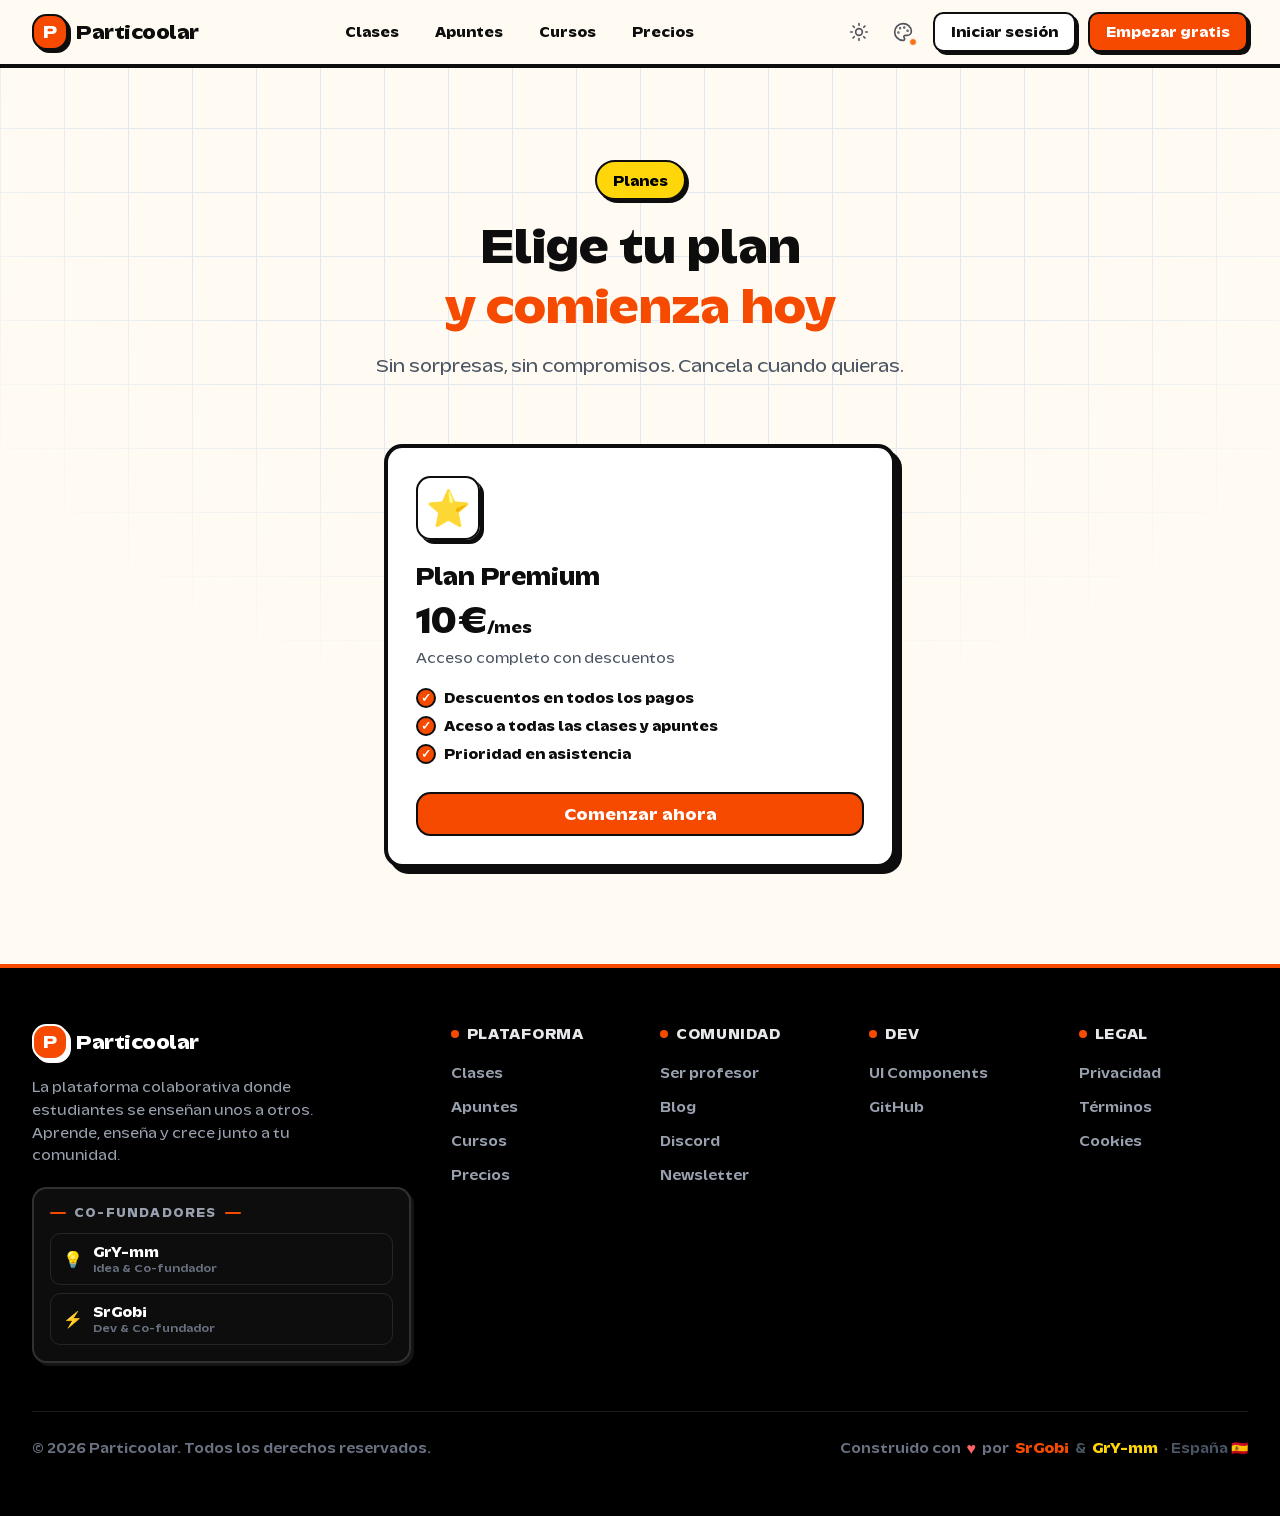
<file: precios/index.html>
<!DOCTYPE html><html lang="es" data-theme="light" color-theme="orange" data-astro-cid-s6tr6vzr> <head><meta charset="UTF-8"><meta name="viewport" content="width=device-width"><link rel="icon" type="image/svg+xml" href="/icons/isotipo-color.svg"><meta name="generator" content="Astro v5.17.3"><meta name="navbar-title" content="Precios"><title>Particoolar - Precios</title><!-- Preload Fonts --><link rel="preload" href="/fonts/Kaio-Regular.ttf" as="font" type="font/ttf" crossorigin><link rel="preload" href="/fonts/Kaio-Medium.ttf" as="font" type="font/ttf" crossorigin><link rel="preload" href="/fonts/Kaio-Bold.ttf" as="font" type="font/ttf" crossorigin><!-- Script para aplicar el tema inmediatamente, antes de que se renderice el contenido --><script>
			(function () {
				const themeCookie = document.cookie
					.split("; ")
					.find((row) => row.startsWith("theme="));
				const themePreference = themeCookie
					? themeCookie.split("=")[1]
					: "light";

				let actualTheme = themePreference;

				// Si es "system", detectar la preferencia del sistema
				if (themePreference === "system") {
					const prefersDark = window.matchMedia(
						"(prefers-color-scheme: dark)"
					).matches;
					actualTheme = prefersDark ? "dark" : "light";
				}

				// Aplicar el tema inmediatamente
				document.documentElement.setAttribute("data-theme", actualTheme);
			})();
		</script><meta name="astro-view-transitions-enabled" content="true"><meta name="astro-view-transitions-fallback" content="animate"><script type="module" src="/_astro/ClientRouter.astro_astro_type_script_index_0_lang.CDGfc0hd.js"></script><link rel="stylesheet" href="/_astro/callback.DT0p10lS.css"><style>[data-astro-transition-scope="astro-ntcly2jc-1"] { view-transition-name: astro-ntcly2jc-1; }@layer astro { ::view-transition-old(astro-ntcly2jc-1) { 
	animation-duration: 180ms;
	animation-timing-function: cubic-bezier(0.76, 0, 0.24, 1);
	animation-fill-mode: both;
	animation-name: astroFadeOut; }::view-transition-new(astro-ntcly2jc-1) { 
	animation-duration: 180ms;
	animation-timing-function: cubic-bezier(0.76, 0, 0.24, 1);
	animation-fill-mode: both;
	animation-name: astroFadeIn; }[data-astro-transition=back]::view-transition-old(astro-ntcly2jc-1) { 
	animation-duration: 180ms;
	animation-timing-function: cubic-bezier(0.76, 0, 0.24, 1);
	animation-fill-mode: both;
	animation-name: astroFadeOut; }[data-astro-transition=back]::view-transition-new(astro-ntcly2jc-1) { 
	animation-duration: 180ms;
	animation-timing-function: cubic-bezier(0.76, 0, 0.24, 1);
	animation-fill-mode: both;
	animation-name: astroFadeIn; } }[data-astro-transition-fallback="old"] [data-astro-transition-scope="astro-ntcly2jc-1"],
			[data-astro-transition-fallback="old"][data-astro-transition-scope="astro-ntcly2jc-1"] { 
	animation-duration: 180ms;
	animation-timing-function: cubic-bezier(0.76, 0, 0.24, 1);
	animation-fill-mode: both;
	animation-name: astroFadeOut; }[data-astro-transition-fallback="new"] [data-astro-transition-scope="astro-ntcly2jc-1"],
			[data-astro-transition-fallback="new"][data-astro-transition-scope="astro-ntcly2jc-1"] { 
	animation-duration: 180ms;
	animation-timing-function: cubic-bezier(0.76, 0, 0.24, 1);
	animation-fill-mode: both;
	animation-name: astroFadeIn; }[data-astro-transition=back][data-astro-transition-fallback="old"] [data-astro-transition-scope="astro-ntcly2jc-1"],
			[data-astro-transition=back][data-astro-transition-fallback="old"][data-astro-transition-scope="astro-ntcly2jc-1"] { 
	animation-duration: 180ms;
	animation-timing-function: cubic-bezier(0.76, 0, 0.24, 1);
	animation-fill-mode: both;
	animation-name: astroFadeOut; }[data-astro-transition=back][data-astro-transition-fallback="new"] [data-astro-transition-scope="astro-ntcly2jc-1"],
			[data-astro-transition=back][data-astro-transition-fallback="new"][data-astro-transition-scope="astro-ntcly2jc-1"] { 
	animation-duration: 180ms;
	animation-timing-function: cubic-bezier(0.76, 0, 0.24, 1);
	animation-fill-mode: both;
	animation-name: astroFadeIn; }</style></head> <body class="antialiased bg-[var(--c-cream)]" data-astro-cid-s6tr6vzr>  <!-- Navbar de escritorio --><nav class="navbar fixed top-0 left-0 right-0 z-50 bg-[var(--c-cream)] border-b-4 border-[var(--c-border)]"> <div class="max-w-7xl mx-auto px-4 sm:px-6 lg:px-8"> <div class="flex items-center justify-between h-16"> <!-- Logo --> <a href="/" class="flex items-center gap-2 group"> <div class="w-9 h-9 rounded-xl bg-[var(--c-orange)] border-2 border-[var(--c-border)] shadow-[3px_3px_0_0_var(--c-border)] flex items-center justify-center transition-transform group-hover:-translate-y-0.5"> <span class="text-white font-black text-lg leading-none">P</span> </div> <span class="font-black text-xl text-[var(--c-text)] tracking-tight">Particoolar</span> </a> <!-- Desktop links --> <div class="hidden md:flex items-center gap-1"> <a href="/clases" class="px-4 py-2 rounded-lg font-semibold text-sm text-[var(--c-text)] hover:bg-[var(--c-yellow)] hover:shadow-[2px_2px_0_0_var(--c-border)] transition-all duration-150"> Clases </a><a href="/apuntes" class="px-4 py-2 rounded-lg font-semibold text-sm text-[var(--c-text)] hover:bg-[var(--c-yellow)] hover:shadow-[2px_2px_0_0_var(--c-border)] transition-all duration-150"> Apuntes </a><a href="/cursos" class="px-4 py-2 rounded-lg font-semibold text-sm text-[var(--c-text)] hover:bg-[var(--c-yellow)] hover:shadow-[2px_2px_0_0_var(--c-border)] transition-all duration-150"> Cursos </a><a href="/precios" class="px-4 py-2 rounded-lg font-semibold text-sm text-[var(--c-text)] hover:bg-[var(--c-yellow)] hover:shadow-[2px_2px_0_0_var(--c-border)] transition-all duration-150"> Precios </a> </div> <!-- Themes + CTA buttons --> <div class="flex items-center gap-2"> <div class="relative inline-block " data-dropdown-menu data-open="false">  <button type="button" class="inline-flex items-center justify-center group cursor-pointer p-2 text-zinc-600 dark:text-zinc-400 hover:bg-zinc-200 dark:hover:bg-zinc-800 rounded-lg transition-all hover:scale-105" data-dropdown-trigger data-state="closed">  <svg id="icon-light" xmlns="http://www.w3.org/2000/svg" width="24" height="24" viewBox="0 0 24 24" fill="none" stroke="currentColor" stroke-width="2" stroke-linecap="round" stroke-linejoin="round" class="lucide lucide-sun theme-icon size-5"> <circle cx="12" cy="12" r="4"></circle> <path d="M12 2v2"></path> <path d="M12 20v2"></path> <path d="m4.93 4.93 1.41 1.41"></path> <path d="m17.66 17.66 1.41 1.41"></path> <path d="M2 12h2"></path> <path d="M20 12h2"></path> <path d="m6.34 17.66-1.41 1.41"></path> <path d="m19.07 4.93-1.41 1.41"></path> </svg> <svg id="icon-dark" xmlns="http://www.w3.org/2000/svg" width="24" height="24" viewBox="0 0 24 24" fill="none" stroke="currentColor" stroke-width="2" stroke-linecap="round" stroke-linejoin="round" class="lucide lucide-moon theme-icon size-5 hidden"> <path d="M20.985 12.486a9 9 0 1 1-9.473-9.472c.405-.022.617.46.402.803a6 6 0 0 0 8.268 8.268c.344-.215.825-.004.803.401"></path> </svg> <svg id="icon-system" xmlns="http://www.w3.org/2000/svg" width="24" height="24" viewBox="0 0 24 24" fill="none" stroke="currentColor" stroke-width="2" stroke-linecap="round" stroke-linejoin="round" class="lucide lucide-monitor theme-icon size-5 hidden"> <rect width="20" height="14" x="2" y="3" rx="2"></rect> <line x1="8" x2="16" y1="21" y2="21"></line> <line x1="12" x2="12" y1="17" y2="21"></line> </svg>  </button> <script type="module">const d=new WeakMap;document.addEventListener("astro:before-preparation",()=>{document.querySelectorAll("[data-dropdown-trigger]").forEach(t=>{const e=d.get(t);e&&t.removeEventListener("click",e)})});document.addEventListener("astro:page-load",()=>{document.querySelectorAll("[data-dropdown-trigger]").forEach(t=>{const e=d.get(t);e&&t.removeEventListener("click",e);const a=c=>{c.stopPropagation();const o=t.closest("[data-dropdown-menu]"),s=o?.querySelector("[data-dropdown-content]"),i=o?.getAttribute("data-open")==="true";document.querySelectorAll("[data-dropdown-menu]").forEach(n=>{n!==o&&(n.querySelector("[data-dropdown-content]")?.classList.add("hidden"),n.setAttribute("data-open","false"),n.querySelector("[data-dropdown-trigger]")?.setAttribute("data-state","closed"))}),i?(s?.classList.add("hidden"),o?.setAttribute("data-open","false"),t?.setAttribute("data-state","closed")):(s?.classList.remove("hidden"),o?.setAttribute("data-open","true"),t?.setAttribute("data-state","open"))};d.set(t,a),t.addEventListener("click",a)})});</script> <div class="hidden absolute z-50 min-w-32 overflow-hidden rounded-md border border-border bg-popover text-popover-foreground shadow-md animate-in fade-in-0 zoom-in-95 min-w-32" data-dropdown-content data-align="end" data-side="bottom"> <div class="p-1"> <button data-dropdown-item="true" data-theme-value="light" class="relative flex cursor-pointer select-none items-center gap-2 rounded-sm px-2 py-1.5 text-sm outline-hidden transition-colors hover:bg-accent hover:text-accent-foreground focus:bg-accent focus:text-accent-foreground w-full">  <svg xmlns="http://www.w3.org/2000/svg" width="16" height="16" viewBox="0 0 24 24" fill="none" stroke="currentColor" stroke-width="2" stroke-linecap="round" stroke-linejoin="round" class="lucide lucide-sun"> <circle cx="12" cy="12" r="4"></circle> <path d="M12 2v2"></path> <path d="M12 20v2"></path> <path d="m4.93 4.93 1.41 1.41"></path> <path d="m17.66 17.66 1.41 1.41"></path> <path d="M2 12h2"></path> <path d="M20 12h2"></path> <path d="m6.34 17.66-1.41 1.41"></path> <path d="m19.07 4.93-1.41 1.41"></path> </svg> <span>Claro</span>  </button> <script type="module">document.addEventListener("astro:page-load",()=>{document.querySelectorAll("[data-dropdown-item][href]").forEach(e=>{e.addEventListener("click",()=>{const t=e.closest("[data-dropdown-menu]"),d=t?.querySelector("[data-dropdown-content]"),o=t?.querySelector("[data-dropdown-trigger]");t&&d&&o&&(d.classList.add("hidden"),t.setAttribute("data-open","false"),o.setAttribute("data-state","closed"))})})});</script><button data-dropdown-item="true" data-theme-value="dark" class="relative flex cursor-pointer select-none items-center gap-2 rounded-sm px-2 py-1.5 text-sm outline-hidden transition-colors hover:bg-accent hover:text-accent-foreground focus:bg-accent focus:text-accent-foreground w-full">  <svg xmlns="http://www.w3.org/2000/svg" width="16" height="16" viewBox="0 0 24 24" fill="none" stroke="currentColor" stroke-width="2" stroke-linecap="round" stroke-linejoin="round" class="lucide lucide-moon"> <path d="M20.985 12.486a9 9 0 1 1-9.473-9.472c.405-.022.617.46.402.803a6 6 0 0 0 8.268 8.268c.344-.215.825-.004.803.401"></path> </svg> <span>Oscuro</span>  </button> <button data-dropdown-item="true" data-theme-value="system" class="relative flex cursor-pointer select-none items-center gap-2 rounded-sm px-2 py-1.5 text-sm outline-hidden transition-colors hover:bg-accent hover:text-accent-foreground focus:bg-accent focus:text-accent-foreground w-full">  <svg xmlns="http://www.w3.org/2000/svg" width="16" height="16" viewBox="0 0 24 24" fill="none" stroke="currentColor" stroke-width="2" stroke-linecap="round" stroke-linejoin="round" class="lucide lucide-monitor"> <rect width="20" height="14" x="2" y="3" rx="2"></rect> <line x1="8" x2="16" y1="21" y2="21"></line> <line x1="12" x2="12" y1="17" y2="21"></line> </svg> <span>Sistema</span>  </button>  </div> </div> <script type="module">document.addEventListener("astro:page-load",()=>{document.querySelectorAll("[data-dropdown-content]").forEach(o=>{const e=o;new MutationObserver(()=>{e.classList.contains("hidden")||f(e)}).observe(e,{attributes:!0,attributeFilter:["class"]})})});function f(t){const o=t.closest("[data-dropdown-menu]"),e=o?.querySelector("[data-dropdown-trigger]");if(!o||!e)return;const l=t.getAttribute("data-align")||"end",r=t.getAttribute("data-side")||"bottom",s=4,a=e.getBoundingClientRect();t.getBoundingClientRect();const d=window.innerWidth,g=window.innerHeight,y=a.width<100;t.style.top="",t.style.bottom="",t.style.left="",t.style.right="",t.style.transform="",y?(t.style.left=`${a.width+s}px`,t.style.top="0"):(r==="top"?(t.style.bottom="100%",t.style.marginBottom=`${s}px`):r==="bottom"&&(t.style.top="100%",t.style.marginTop=`${s}px`),l==="end"?t.style.right="0":l==="start"?t.style.left="0":l==="center"&&(t.style.left="50%",t.style.transform="translateX(-50%)")),setTimeout(()=>{const i=t.getBoundingClientRect();if(i.right>d){const p=i.right-d+8;t.style.right=`${p}px`,t.style.left="auto"}i.left<0&&(t.style.left="8px",t.style.right="auto"),i.bottom>g&&(t.style.top="auto",t.style.bottom="100%",t.style.marginBottom=`${s}px`,t.style.marginTop=""),i.top<0&&(t.style.bottom="auto",t.style.top="100%",t.style.marginTop=`${s}px`,t.style.marginBottom="")},0)}</script>  </div> <script type="module">let t=null;function a(){document.querySelectorAll("[data-dropdown-menu]").forEach(n=>{const e=n.querySelector("[data-dropdown-trigger]");n.querySelector("[data-dropdown-content]")?.classList.add("hidden"),n.setAttribute("data-open","false"),e?.setAttribute("data-state","closed")})}document.addEventListener("astro:before-preparation",()=>{a(),t&&(document.removeEventListener("click",t),t=null)});document.addEventListener("astro:page-load",()=>{t&&document.removeEventListener("click",t),t=o=>{document.querySelectorAll("[data-dropdown-menu]").forEach(e=>{const d=e.querySelector("[data-dropdown-trigger]"),r=e.querySelector("[data-dropdown-content]");e.contains(o.target)||(r?.classList.add("hidden"),e.setAttribute("data-open","false"),d?.setAttribute("data-state","closed"))})},document.addEventListener("click",t)});</script> <script>
	function initThemeToggle() {
		const themeItems = document.querySelectorAll("[data-theme-value]");
		const themeIcons = document.querySelectorAll(".theme-icon");
		const prefersDark = window.matchMedia("(prefers-color-scheme: dark)");

		console.log("Items encontrados:", themeItems.length);
		console.log("Iconos encontrados:", themeIcons.length);
		console.log("Sistema prefiere dark:", prefersDark.matches);

		// Función para guardar tema en cookie
		function saveTheme(theme) {
			const date = new Date();
			date.setTime(date.getTime() + 365 * 24 * 60 * 60 * 1000); // 1 año
			document.cookie = `theme=${theme};expires=${date.toUTCString()};path=/`;
			console.log("Cookie guardada:", theme);
		}

		// Función para mostrar el icono correcto
		function showIcon(themeValue) {
			console.log("Cambiando a tema:", themeValue);
			themeIcons.forEach((icon) => {
				if (icon.id === `icon-${themeValue}`) {
					icon.classList.remove("hidden");
					console.log("Mostrando:", icon.id);
				} else {
					icon.classList.add("hidden");
					console.log("Ocultando:", icon.id);
				}
			});
		}

		// Función para obtener el tema real basado en la preferencia
		function getActualTheme(theme) {
			if (theme === "system") {
				return prefersDark.matches ? "dark" : "light";
			}
			return theme;
		}

		// Función para actualizar data-theme del HTML
		function updateDataTheme(theme) {
			const actualTheme = getActualTheme(theme);
			document.documentElement.setAttribute("data-theme", actualTheme);
			console.log(
				"data-theme actualizado a:",
				actualTheme,
				"(tema seleccionado:",
				theme + ")"
			);
		}

		// Escuchar cambios en la preferencia del sistema
		prefersDark.addEventListener("change", (e) => {
			// Leer el tema de la cookie
			const themeCookie = document.cookie
				.split("; ")
				.find((row) => row.startsWith("theme="));
			const currentTheme = themeCookie ? themeCookie.split("=")[1] : "light";

			if (currentTheme === "system") {
				console.log(
					"Cambio en preferencia del sistema:",
					e.matches ? "dark" : "light"
				);
				updateDataTheme("system");
			}
		});

		// Añadir event listeners a cada DropdownMenuItem
		themeItems.forEach((item) => {
			item.addEventListener("click", (e) => {
				const themeValue = item.getAttribute("data-theme-value");
				console.log("Tema seleccionado:", themeValue);
				if (themeValue) {
					showIcon(themeValue);
					updateDataTheme(themeValue);
					saveTheme(themeValue);
				}
			});
		});

		// Aplicar el tema actual al cargar
		const themeCookie = document.cookie
			.split("; ")
			.find((row) => row.startsWith("theme="));
		const currentTheme = themeCookie ? themeCookie.split("=")[1] : "light";
		updateDataTheme(currentTheme);
	}

	// Ejecutar inmediatamente
	console.log("Inicializando theme toggle...");
	initThemeToggle();

	// Re-ejecutar después de las transiciones de Astro
	document.addEventListener("astro:page-load", () => {
		console.log("Re-inicializando theme toggle...");
		initThemeToggle();
	});
</script> <div class="relative inline-block " data-dropdown-menu data-open="false">  <button type="button" class="inline-flex items-center justify-center group cursor-pointer relative p-2 text-zinc-600 dark:text-zinc-400 hover:bg-zinc-200 dark:hover:bg-zinc-800 rounded-lg transition-all hover:scale-105" data-dropdown-trigger data-state="closed">  <svg xmlns="http://www.w3.org/2000/svg" width="20" height="20" viewBox="0 0 24 24" fill="none" stroke="currentColor" stroke-width="2" stroke-linecap="round" stroke-linejoin="round"> <path d="M12 22a1 1 0 0 1 0-20 10 9 0 0 1 10 9 5 5 0 0 1-5 5h-2.25a1.75 1.75 0 0 0-1.4 2.8l.3.4a1.75 1.75 0 0 1-1.4 2.8z"></path> <circle cx="13.5" cy="6.5" r=".5" fill="currentColor"></circle> <circle cx="17.5" cy="10.5" r=".5" fill="currentColor"></circle> <circle cx="6.5" cy="12.5" r=".5" fill="currentColor"></circle> <circle cx="8.5" cy="7.5" r=".5" fill="currentColor"></circle> </svg> <div id="color-indicator" class="absolute bottom-1 right-1 h-2 w-2 rounded-full border border-zinc-50 dark:border-zinc-900" style="background-color: #f97316"></div>  </button>  <div class="hidden absolute z-50 min-w-32 overflow-hidden rounded-md border border-border bg-popover text-popover-foreground shadow-md animate-in fade-in-0 zoom-in-95 min-w-32" data-dropdown-content data-align="end" data-side="bottom"> <div class="p-1"> <button data-dropdown-item="true" data-color-theme-value="orange" class="relative flex cursor-pointer select-none items-center gap-2 rounded-sm px-2 py-1.5 text-sm outline-hidden transition-colors hover:bg-accent hover:text-accent-foreground focus:bg-accent focus:text-accent-foreground w-full flex items-center gap-2 bg-accent">  <div class="h-4 w-4 rounded-full" style="background-color: #f97316"></div> <span>Naranja</span>  </button> <button data-dropdown-item="true" data-color-theme-value="green" class="relative flex cursor-pointer select-none items-center gap-2 rounded-sm px-2 py-1.5 text-sm outline-hidden transition-colors hover:bg-accent hover:text-accent-foreground focus:bg-accent focus:text-accent-foreground w-full flex items-center gap-2">  <div class="h-4 w-4 rounded-full" style="background-color: #16a34a"></div> <span>Verde</span>  </button> <button data-dropdown-item="true" data-color-theme-value="blue" class="relative flex cursor-pointer select-none items-center gap-2 rounded-sm px-2 py-1.5 text-sm outline-hidden transition-colors hover:bg-accent hover:text-accent-foreground focus:bg-accent focus:text-accent-foreground w-full flex items-center gap-2">  <div class="h-4 w-4 rounded-full" style="background-color: #2563eb"></div> <span>Azul</span>  </button> <button data-dropdown-item="true" data-color-theme-value="purple" class="relative flex cursor-pointer select-none items-center gap-2 rounded-sm px-2 py-1.5 text-sm outline-hidden transition-colors hover:bg-accent hover:text-accent-foreground focus:bg-accent focus:text-accent-foreground w-full flex items-center gap-2">  <div class="h-4 w-4 rounded-full" style="background-color: #9333ea"></div> <span>Púrpura</span>  </button> <button data-dropdown-item="true" data-color-theme-value="red" class="relative flex cursor-pointer select-none items-center gap-2 rounded-sm px-2 py-1.5 text-sm outline-hidden transition-colors hover:bg-accent hover:text-accent-foreground focus:bg-accent focus:text-accent-foreground w-full flex items-center gap-2">  <div class="h-4 w-4 rounded-full" style="background-color: #dc2626"></div> <span>Rojo</span>  </button>  </div> </div>   </div>  <script type="module" src="/_astro/colorThemeToggle.astro_astro_type_script_index_0_lang.DCRob3MB.js"></script> <div class="hidden md:flex items-center gap-3 ml-1"> <a href="/login" class="px-4 py-2 rounded-lg border-2 border-[var(--c-border)] font-bold text-sm text-[var(--c-text)] bg-[var(--c-surface)] hover:bg-[var(--c-surface-2)] shadow-[3px_3px_0_0_var(--c-border)] hover:shadow-[1px_1px_0_0_var(--c-border)] hover:translate-x-[2px] hover:translate-y-[2px] transition-all duration-150">
Iniciar sesión
</a> <a href="/register" class="px-4 py-2 rounded-lg border-2 border-[var(--c-border)] font-bold text-sm bg-[var(--c-orange)] text-white shadow-[3px_3px_0_0_var(--c-border)] hover:shadow-[1px_1px_0_0_var(--c-border)] hover:translate-x-[2px] hover:translate-y-[2px] transition-all duration-150">
Empezar gratis
</a> </div> </div> </div> </div> </nav> <!-- Navegación inferior móvil --> <nav class="md:hidden fixed bottom-4 left-4 right-4 z-50"> <div class="grid grid-cols-4 bg-[var(--c-cream)] border-2 border-[var(--c-border)] shadow-[4px_4px_0_0_var(--c-border)] rounded-2xl overflow-hidden"> <a href="/clases" data-mobile-nav-href="/clases" class="mobile-nav-item flex flex-col items-center justify-center gap-1 py-3 text-[var(--c-text-muted)] transition-all duration-150 hover:bg-[var(--c-yellow)] hover:text-[var(--c-black)] active:scale-95"> <span class="mobile-nav-icon"><svg xmlns="http://www.w3.org/2000/svg" width="22" height="22" viewBox="0 0 24 24" fill="none" stroke="currentColor" stroke-width="2" stroke-linecap="round" stroke-linejoin="round"><polygon points="23 7 16 12 23 17 23 7"></polygon><rect x="1" y="5" width="15" height="14" rx="2" ry="2"></rect></svg></span> <span class="text-[10px] font-bold tracking-wide">Clases</span> </a><a href="/apuntes" data-mobile-nav-href="/apuntes" class="mobile-nav-item flex flex-col items-center justify-center gap-1 py-3 text-[var(--c-text-muted)] transition-all duration-150 hover:bg-[var(--c-yellow)] hover:text-[var(--c-black)] active:scale-95"> <span class="mobile-nav-icon"><svg xmlns="http://www.w3.org/2000/svg" width="22" height="22" viewBox="0 0 24 24" fill="none" stroke="currentColor" stroke-width="2" stroke-linecap="round" stroke-linejoin="round"><path d="M14 2H6a2 2 0 0 0-2 2v16a2 2 0 0 0 2 2h12a2 2 0 0 0 2-2V8z"></path><polyline points="14 2 14 8 20 8"></polyline><line x1="16" y1="13" x2="8" y2="13"></line><line x1="16" y1="17" x2="8" y2="17"></line></svg></span> <span class="text-[10px] font-bold tracking-wide">Apuntes</span> </a><a href="/cursos" data-mobile-nav-href="/cursos" class="mobile-nav-item flex flex-col items-center justify-center gap-1 py-3 text-[var(--c-text-muted)] transition-all duration-150 hover:bg-[var(--c-yellow)] hover:text-[var(--c-black)] active:scale-95"> <span class="mobile-nav-icon"><svg xmlns="http://www.w3.org/2000/svg" width="22" height="22" viewBox="0 0 24 24" fill="none" stroke="currentColor" stroke-width="2" stroke-linecap="round" stroke-linejoin="round"><path d="M2 3h6a4 4 0 0 1 4 4v14a3 3 0 0 0-3-3H2z"></path><path d="M22 3h-6a4 4 0 0 0-4 4v14a3 3 0 0 1 3-3h7z"></path></svg></span> <span class="text-[10px] font-bold tracking-wide">Cursos</span> </a><a href="/precios" data-mobile-nav-href="/precios" class="mobile-nav-item flex flex-col items-center justify-center gap-1 py-3 text-[var(--c-text-muted)] transition-all duration-150 hover:bg-[var(--c-yellow)] hover:text-[var(--c-black)] active:scale-95"> <span class="mobile-nav-icon"><svg xmlns="http://www.w3.org/2000/svg" width="22" height="22" viewBox="0 0 24 24" fill="none" stroke="currentColor" stroke-width="2" stroke-linecap="round" stroke-linejoin="round"><line x1="12" y1="1" x2="12" y2="23"></line><path d="M17 5H9.5a3.5 3.5 0 0 0 0 7h5a3.5 3.5 0 0 1 0 7H6"></path></svg></span> <span class="text-[10px] font-bold tracking-wide">Precios</span> </a> </div> </nav> <script type="module">function c(){const e=window.location.pathname;document.querySelectorAll(".mobile-nav-item").forEach(t=>{const a=t.getAttribute("data-mobile-nav-href")??"";(e===a||e.startsWith(a+"/"))&&(t.classList.remove("text-[var(--c-text-muted)]"),t.classList.add("bg-[var(--c-yellow)]","text-[var(--c-black)]","font-black"))})}c();document.addEventListener("astro:page-load",c);</script> <main> <!-- Background Pattern Global --> <div class="inset-0 -z-10"> <!-- Grid Pattern with Gradient Fade --> <div class="absolute inset-0 dark:bg-[linear-gradient(to_right,#ffffff25_1px,transparent_1px),linear-gradient(to_bottom,#ffffff25_1px,transparent_1px)] bg-[linear-gradient(to_right,#e2e8f0_1px,transparent_1px),linear-gradient(to_bottom,#e2e8f0_1px,transparent_1px)] bg-[size:4rem_4rem] [mask-image:radial-gradient(ellipse_60%_50%_at_50%_0%,#000_70%,transparent_110%)] -z-10 h-[150vh]"></div> </div> <section class="py-24 px-4"> <div class="max-w-6xl mx-auto"> <!-- Section header --> <div class="text-center mb-16"> <div class="inline-block bg-(--c-yellow) border-2 border-(--c-border) shadow-[3px_3px_0_0_var(--c-border)] rounded-full px-4 py-1.5 mb-4"> <span class="font-bold text-sm text-black">Planes</span> </div> <h2 class="text-4xl sm:text-5xl font-black text-(--c-text) leading-tight">
Elige tu plan<br> <span class="text-(--c-orange)">y comienza hoy</span> </h2> <p class="mt-4 text-lg text-(--c-text-muted) max-w-2xl mx-auto">
Sin sorpresas, sin compromisos. Cancela cuando quieras.
</p> </div> <!-- Plan card centered --> <div class="flex justify-center"> <article class="relative bg-(--c-surface) border-4 border-(--c-border) shadow-[6px_6px_0_0_var(--c-border)] rounded-2xl p-7 flex flex-col gap-5 hover:-translate-y-1 hover:shadow-[8px_8px_0_0_var(--c-border)] transition-all duration-200 w-full max-w-lg"> <!-- Emoji icon --> <div class="w-16 h-16 rounded-xl border-2 border-(--c-border) shadow-[4px_4px_0_0_var(--c-border)] flex items-center justify-center text-4xl" style="background: var(--c-orange)22"> ⭐ </div> <div> <h3 class="text-2xl font-black text-(--c-text)">Plan Premium</h3> <p class="text-4xl font-black text-(--c-text) mt-2"> 10€<span class="text-base">/mes</span> </p> <p class="text-sm text-(--c-text-muted) mt-2">Acceso completo con descuentos</p> </div> <!-- Features list --> <ul class="space-y-2"> <li class="flex items-center gap-2 text-sm font-semibold text-(--c-text)"> <span class="w-5 h-5 rounded-full border-2 border-(--c-border) text-xs flex items-center justify-center shrink-0 text-white font-black" style="background: var(--c-orange)">
✓
</span> Descuentos en todos los pagos </li><li class="flex items-center gap-2 text-sm font-semibold text-(--c-text)"> <span class="w-5 h-5 rounded-full border-2 border-(--c-border) text-xs flex items-center justify-center shrink-0 text-white font-black" style="background: var(--c-orange)">
✓
</span> Aceso a todas las clases y apuntes </li><li class="flex items-center gap-2 text-sm font-semibold text-(--c-text)"> <span class="w-5 h-5 rounded-full border-2 border-(--c-border) text-xs flex items-center justify-center shrink-0 text-white font-black" style="background: var(--c-orange)">
✓
</span> Prioridad en asistencia </li> </ul> <a href="/signup?plan=premium" class="mt-2 inline-flex w-full justify-center rounded-xl border-2 border-(--c-border) px-4 py-2 font-bold text-white transition-all duration-200 hover:shadow-[4px_4px_0_0_var(--c-border)]" style="background: var(--c-orange)"> Comenzar ahora </a> </article> </div> </div> </section> </main> <footer class="bg-black text-white border-t-4 border-[var(--c-orange)]"> <div class="max-w-7xl mx-auto px-4 sm:px-6 lg:px-8 py-14"> <div class="grid grid-cols-1 sm:grid-cols-2 lg:grid-cols-6 gap-10"> <!-- Brand --> <div class="lg:col-span-2"> <a href="/" class="flex items-center gap-2 mb-4 group w-fit"> <div class="w-9 h-9 rounded-xl bg-[var(--c-orange)] border-2 border-white shadow-[3px_3px_0_0_white] flex items-center justify-center transition-transform group-hover:-translate-y-0.5"> <span class="text-white font-black text-lg leading-none">P</span> </div> <span class="font-black text-xl text-white tracking-tight">Particoolar</span> </a> <p class="text-gray-400 text-sm leading-relaxed max-w-xs">
La plataforma colaborativa donde estudiantes se enseñan unos a otros.
					Aprende, enseña y crece junto a tu comunidad.
</p> <!-- Creators --> <div class="mt-5 p-4 bg-white/5 border-2 border-white/15 shadow-[3px_3px_0_0_rgba(255,255,255,0.08)] rounded-xl"> <p class="text-xs font-black text-gray-400 uppercase tracking-widest mb-3 flex items-center gap-2"> <span class="w-4 h-[2px] bg-[var(--c-orange)] inline-block rounded-full"></span>
Co-fundadores
<span class="w-4 h-[2px] bg-[var(--c-orange)] inline-block rounded-full"></span> </p> <div class="flex flex-col gap-2"> <a href="https://github.com/GrY-mm" target="_blank" rel="noopener noreferrer" class="group/creator flex items-center gap-2.5 px-3 py-2 rounded-lg border border-white/10 hover:border-[var(--c-yellow)] hover:bg-[var(--c-yellow)]/10 transition-all duration-150"> <span class="text-base">💡</span> <div class="flex flex-col leading-tight"> <span class="text-sm font-black text-white group-hover/creator:text-[var(--c-yellow)] transition-colors">GrY-mm</span> <span class="text-[11px] text-gray-500 font-medium">Idea & Co-fundador</span> </div> </a> <a href="https://github.com/SrGobi" target="_blank" rel="noopener noreferrer" class="group/creator flex items-center gap-2.5 px-3 py-2 rounded-lg border border-white/10 hover:border-[var(--c-orange)] hover:bg-[var(--c-orange)]/10 transition-all duration-150"> <span class="text-base">⚡</span> <div class="flex flex-col leading-tight"> <span class="text-sm font-black text-white group-hover/creator:text-[var(--c-orange)] transition-colors">SrGobi</span> <span class="text-[11px] text-gray-500 font-medium">Dev & Co-fundador</span> </div> </a> </div> </div> </div> <!-- Links --> <div> <h4 class="font-black text-sm uppercase tracking-wider text-gray-200 mb-4 flex items-center gap-2"> <span class="w-2 h-2 rounded-sm bg-[var(--c-orange)] inline-block"></span> Plataforma </h4> <ul class="space-y-2.5"> <li> <a href="/clases" class="text-sm text-gray-400 hover:text-[var(--c-yellow)] transition-colors font-medium hover:translate-x-0.5 inline-block transition-transform duration-150"> Clases </a> </li><li> <a href="/apuntes" class="text-sm text-gray-400 hover:text-[var(--c-yellow)] transition-colors font-medium hover:translate-x-0.5 inline-block transition-transform duration-150"> Apuntes </a> </li><li> <a href="/cursos" class="text-sm text-gray-400 hover:text-[var(--c-yellow)] transition-colors font-medium hover:translate-x-0.5 inline-block transition-transform duration-150"> Cursos </a> </li><li> <a href="/precios" class="text-sm text-gray-400 hover:text-[var(--c-yellow)] transition-colors font-medium hover:translate-x-0.5 inline-block transition-transform duration-150"> Precios </a> </li> </ul> </div><div> <h4 class="font-black text-sm uppercase tracking-wider text-gray-200 mb-4 flex items-center gap-2"> <span class="w-2 h-2 rounded-sm bg-[var(--c-orange)] inline-block"></span> Comunidad </h4> <ul class="space-y-2.5"> <li> <a href="/ser-profesor" class="text-sm text-gray-400 hover:text-[var(--c-yellow)] transition-colors font-medium hover:translate-x-0.5 inline-block transition-transform duration-150"> Ser profesor </a> </li><li> <a href="/blog" class="text-sm text-gray-400 hover:text-[var(--c-yellow)] transition-colors font-medium hover:translate-x-0.5 inline-block transition-transform duration-150"> Blog </a> </li><li> <a href="https://discord.gg/particoolar" class="text-sm text-gray-400 hover:text-[var(--c-yellow)] transition-colors font-medium hover:translate-x-0.5 inline-block transition-transform duration-150"> Discord </a> </li><li> <a href="/newsletter" class="text-sm text-gray-400 hover:text-[var(--c-yellow)] transition-colors font-medium hover:translate-x-0.5 inline-block transition-transform duration-150"> Newsletter </a> </li> </ul> </div><div> <h4 class="font-black text-sm uppercase tracking-wider text-gray-200 mb-4 flex items-center gap-2"> <span class="w-2 h-2 rounded-sm bg-[var(--c-orange)] inline-block"></span> Dev </h4> <ul class="space-y-2.5"> <li> <a href="/componentes" class="text-sm text-gray-400 hover:text-[var(--c-yellow)] transition-colors font-medium hover:translate-x-0.5 inline-block transition-transform duration-150"> UI Components </a> </li><li> <a href="https://github.com/SrGobi/Particoolar" class="text-sm text-gray-400 hover:text-[var(--c-yellow)] transition-colors font-medium hover:translate-x-0.5 inline-block transition-transform duration-150"> GitHub </a> </li> </ul> </div><div> <h4 class="font-black text-sm uppercase tracking-wider text-gray-200 mb-4 flex items-center gap-2"> <span class="w-2 h-2 rounded-sm bg-[var(--c-orange)] inline-block"></span> Legal </h4> <ul class="space-y-2.5"> <li> <a href="/privacidad" class="text-sm text-gray-400 hover:text-[var(--c-yellow)] transition-colors font-medium hover:translate-x-0.5 inline-block transition-transform duration-150"> Privacidad </a> </li><li> <a href="/terminos" class="text-sm text-gray-400 hover:text-[var(--c-yellow)] transition-colors font-medium hover:translate-x-0.5 inline-block transition-transform duration-150"> Términos </a> </li><li> <a href="/cookies" class="text-sm text-gray-400 hover:text-[var(--c-yellow)] transition-colors font-medium hover:translate-x-0.5 inline-block transition-transform duration-150"> Cookies </a> </li> </ul> </div> </div> <!-- Bottom bar --> <div class="mt-12 pt-6 border-t border-white/10 flex flex-col sm:flex-row items-center justify-between gap-3 text-sm text-gray-500"> <p class="font-medium">
© 2026 Particoolar. Todos los derechos reservados.
</p> <p class="font-medium flex items-center gap-1.5 flex-wrap justify-center sm:justify-end">
Construido con <span class="text-red-400 text-base">♥</span> por
<a href="https://github.com/SrGobi" target="_blank" rel="noopener noreferrer" class="text-[var(--c-orange)] font-black hover:underline underline-offset-2 transition-colors">SrGobi</a> <span class="text-gray-600">&</span> <a href="https://github.com/GrY-mm" target="_blank" rel="noopener noreferrer" class="text-[var(--c-yellow)] font-black hover:underline underline-offset-2 transition-colors">GrY-mm</a> <span class="text-gray-600">· España 🇪🇸</span> </p> </div> </div> </footer>  </body></html>
</file>
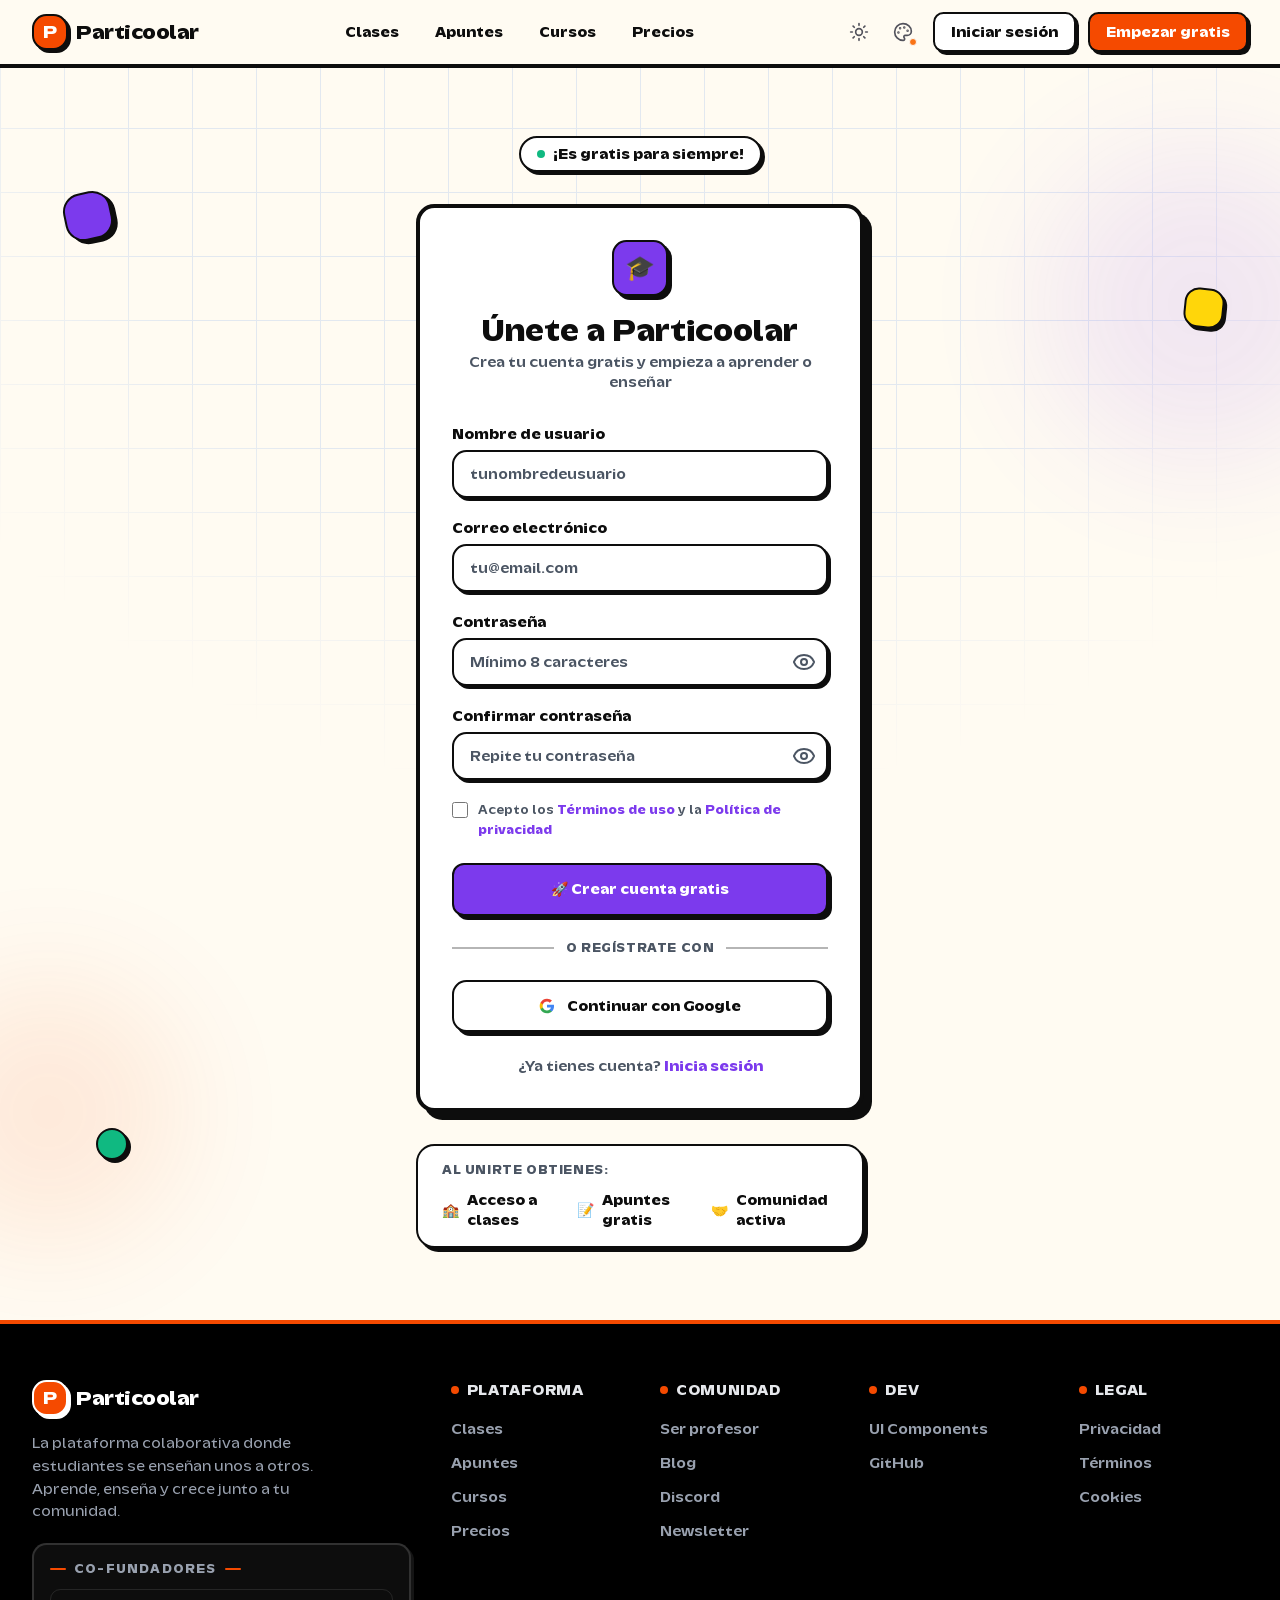
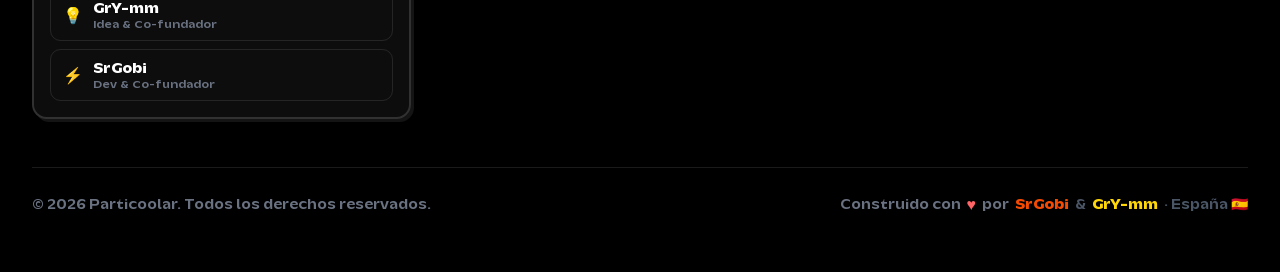
<file: register/index.html>
<!DOCTYPE html><html lang="es" data-theme="light" color-theme="orange" data-astro-cid-s6tr6vzr> <head><meta charset="UTF-8"><meta name="viewport" content="width=device-width"><link rel="icon" type="image/svg+xml" href="/icons/isotipo-color.svg"><meta name="generator" content="Astro v5.17.3"><meta name="navbar-title" content="Registro"><title>Crear cuenta — Particoolar</title><!-- Preload Fonts --><link rel="preload" href="/fonts/Kaio-Regular.ttf" as="font" type="font/ttf" crossorigin><link rel="preload" href="/fonts/Kaio-Medium.ttf" as="font" type="font/ttf" crossorigin><link rel="preload" href="/fonts/Kaio-Bold.ttf" as="font" type="font/ttf" crossorigin><!-- Script para aplicar el tema inmediatamente, antes de que se renderice el contenido --><script>
			(function () {
				const themeCookie = document.cookie
					.split("; ")
					.find((row) => row.startsWith("theme="));
				const themePreference = themeCookie
					? themeCookie.split("=")[1]
					: "light";

				let actualTheme = themePreference;

				// Si es "system", detectar la preferencia del sistema
				if (themePreference === "system") {
					const prefersDark = window.matchMedia(
						"(prefers-color-scheme: dark)"
					).matches;
					actualTheme = prefersDark ? "dark" : "light";
				}

				// Aplicar el tema inmediatamente
				document.documentElement.setAttribute("data-theme", actualTheme);
			})();
		</script><meta name="astro-view-transitions-enabled" content="true"><meta name="astro-view-transitions-fallback" content="animate"><script type="module" src="/_astro/ClientRouter.astro_astro_type_script_index_0_lang.CDGfc0hd.js"></script><link rel="stylesheet" href="/_astro/callback.DT0p10lS.css"><style>[data-astro-transition-scope="astro-ntcly2jc-1"] { view-transition-name: astro-ntcly2jc-1; }@layer astro { ::view-transition-old(astro-ntcly2jc-1) { 
	animation-duration: 180ms;
	animation-timing-function: cubic-bezier(0.76, 0, 0.24, 1);
	animation-fill-mode: both;
	animation-name: astroFadeOut; }::view-transition-new(astro-ntcly2jc-1) { 
	animation-duration: 180ms;
	animation-timing-function: cubic-bezier(0.76, 0, 0.24, 1);
	animation-fill-mode: both;
	animation-name: astroFadeIn; }[data-astro-transition=back]::view-transition-old(astro-ntcly2jc-1) { 
	animation-duration: 180ms;
	animation-timing-function: cubic-bezier(0.76, 0, 0.24, 1);
	animation-fill-mode: both;
	animation-name: astroFadeOut; }[data-astro-transition=back]::view-transition-new(astro-ntcly2jc-1) { 
	animation-duration: 180ms;
	animation-timing-function: cubic-bezier(0.76, 0, 0.24, 1);
	animation-fill-mode: both;
	animation-name: astroFadeIn; } }[data-astro-transition-fallback="old"] [data-astro-transition-scope="astro-ntcly2jc-1"],
			[data-astro-transition-fallback="old"][data-astro-transition-scope="astro-ntcly2jc-1"] { 
	animation-duration: 180ms;
	animation-timing-function: cubic-bezier(0.76, 0, 0.24, 1);
	animation-fill-mode: both;
	animation-name: astroFadeOut; }[data-astro-transition-fallback="new"] [data-astro-transition-scope="astro-ntcly2jc-1"],
			[data-astro-transition-fallback="new"][data-astro-transition-scope="astro-ntcly2jc-1"] { 
	animation-duration: 180ms;
	animation-timing-function: cubic-bezier(0.76, 0, 0.24, 1);
	animation-fill-mode: both;
	animation-name: astroFadeIn; }[data-astro-transition=back][data-astro-transition-fallback="old"] [data-astro-transition-scope="astro-ntcly2jc-1"],
			[data-astro-transition=back][data-astro-transition-fallback="old"][data-astro-transition-scope="astro-ntcly2jc-1"] { 
	animation-duration: 180ms;
	animation-timing-function: cubic-bezier(0.76, 0, 0.24, 1);
	animation-fill-mode: both;
	animation-name: astroFadeOut; }[data-astro-transition=back][data-astro-transition-fallback="new"] [data-astro-transition-scope="astro-ntcly2jc-1"],
			[data-astro-transition=back][data-astro-transition-fallback="new"][data-astro-transition-scope="astro-ntcly2jc-1"] { 
	animation-duration: 180ms;
	animation-timing-function: cubic-bezier(0.76, 0, 0.24, 1);
	animation-fill-mode: both;
	animation-name: astroFadeIn; }</style></head> <body class="antialiased bg-[var(--c-cream)]" data-astro-cid-s6tr6vzr>  <!-- Navbar de escritorio --><nav class="navbar fixed top-0 left-0 right-0 z-50 bg-[var(--c-cream)] border-b-4 border-[var(--c-border)]"> <div class="max-w-7xl mx-auto px-4 sm:px-6 lg:px-8"> <div class="flex items-center justify-between h-16"> <!-- Logo --> <a href="/" class="flex items-center gap-2 group"> <div class="w-9 h-9 rounded-xl bg-[var(--c-orange)] border-2 border-[var(--c-border)] shadow-[3px_3px_0_0_var(--c-border)] flex items-center justify-center transition-transform group-hover:-translate-y-0.5"> <span class="text-white font-black text-lg leading-none">P</span> </div> <span class="font-black text-xl text-[var(--c-text)] tracking-tight">Particoolar</span> </a> <!-- Desktop links --> <div class="hidden md:flex items-center gap-1"> <a href="/clases" class="px-4 py-2 rounded-lg font-semibold text-sm text-[var(--c-text)] hover:bg-[var(--c-yellow)] hover:shadow-[2px_2px_0_0_var(--c-border)] transition-all duration-150"> Clases </a><a href="/apuntes" class="px-4 py-2 rounded-lg font-semibold text-sm text-[var(--c-text)] hover:bg-[var(--c-yellow)] hover:shadow-[2px_2px_0_0_var(--c-border)] transition-all duration-150"> Apuntes </a><a href="/cursos" class="px-4 py-2 rounded-lg font-semibold text-sm text-[var(--c-text)] hover:bg-[var(--c-yellow)] hover:shadow-[2px_2px_0_0_var(--c-border)] transition-all duration-150"> Cursos </a><a href="/precios" class="px-4 py-2 rounded-lg font-semibold text-sm text-[var(--c-text)] hover:bg-[var(--c-yellow)] hover:shadow-[2px_2px_0_0_var(--c-border)] transition-all duration-150"> Precios </a> </div> <!-- Themes + CTA buttons --> <div class="flex items-center gap-2"> <div class="relative inline-block " data-dropdown-menu data-open="false">  <button type="button" class="inline-flex items-center justify-center group cursor-pointer p-2 text-zinc-600 dark:text-zinc-400 hover:bg-zinc-200 dark:hover:bg-zinc-800 rounded-lg transition-all hover:scale-105" data-dropdown-trigger data-state="closed">  <svg id="icon-light" xmlns="http://www.w3.org/2000/svg" width="24" height="24" viewBox="0 0 24 24" fill="none" stroke="currentColor" stroke-width="2" stroke-linecap="round" stroke-linejoin="round" class="lucide lucide-sun theme-icon size-5"> <circle cx="12" cy="12" r="4"></circle> <path d="M12 2v2"></path> <path d="M12 20v2"></path> <path d="m4.93 4.93 1.41 1.41"></path> <path d="m17.66 17.66 1.41 1.41"></path> <path d="M2 12h2"></path> <path d="M20 12h2"></path> <path d="m6.34 17.66-1.41 1.41"></path> <path d="m19.07 4.93-1.41 1.41"></path> </svg> <svg id="icon-dark" xmlns="http://www.w3.org/2000/svg" width="24" height="24" viewBox="0 0 24 24" fill="none" stroke="currentColor" stroke-width="2" stroke-linecap="round" stroke-linejoin="round" class="lucide lucide-moon theme-icon size-5 hidden"> <path d="M20.985 12.486a9 9 0 1 1-9.473-9.472c.405-.022.617.46.402.803a6 6 0 0 0 8.268 8.268c.344-.215.825-.004.803.401"></path> </svg> <svg id="icon-system" xmlns="http://www.w3.org/2000/svg" width="24" height="24" viewBox="0 0 24 24" fill="none" stroke="currentColor" stroke-width="2" stroke-linecap="round" stroke-linejoin="round" class="lucide lucide-monitor theme-icon size-5 hidden"> <rect width="20" height="14" x="2" y="3" rx="2"></rect> <line x1="8" x2="16" y1="21" y2="21"></line> <line x1="12" x2="12" y1="17" y2="21"></line> </svg>  </button> <script type="module">const d=new WeakMap;document.addEventListener("astro:before-preparation",()=>{document.querySelectorAll("[data-dropdown-trigger]").forEach(t=>{const e=d.get(t);e&&t.removeEventListener("click",e)})});document.addEventListener("astro:page-load",()=>{document.querySelectorAll("[data-dropdown-trigger]").forEach(t=>{const e=d.get(t);e&&t.removeEventListener("click",e);const a=c=>{c.stopPropagation();const o=t.closest("[data-dropdown-menu]"),s=o?.querySelector("[data-dropdown-content]"),i=o?.getAttribute("data-open")==="true";document.querySelectorAll("[data-dropdown-menu]").forEach(n=>{n!==o&&(n.querySelector("[data-dropdown-content]")?.classList.add("hidden"),n.setAttribute("data-open","false"),n.querySelector("[data-dropdown-trigger]")?.setAttribute("data-state","closed"))}),i?(s?.classList.add("hidden"),o?.setAttribute("data-open","false"),t?.setAttribute("data-state","closed")):(s?.classList.remove("hidden"),o?.setAttribute("data-open","true"),t?.setAttribute("data-state","open"))};d.set(t,a),t.addEventListener("click",a)})});</script> <div class="hidden absolute z-50 min-w-32 overflow-hidden rounded-md border border-border bg-popover text-popover-foreground shadow-md animate-in fade-in-0 zoom-in-95 min-w-32" data-dropdown-content data-align="end" data-side="bottom"> <div class="p-1"> <button data-dropdown-item="true" data-theme-value="light" class="relative flex cursor-pointer select-none items-center gap-2 rounded-sm px-2 py-1.5 text-sm outline-hidden transition-colors hover:bg-accent hover:text-accent-foreground focus:bg-accent focus:text-accent-foreground w-full">  <svg xmlns="http://www.w3.org/2000/svg" width="16" height="16" viewBox="0 0 24 24" fill="none" stroke="currentColor" stroke-width="2" stroke-linecap="round" stroke-linejoin="round" class="lucide lucide-sun"> <circle cx="12" cy="12" r="4"></circle> <path d="M12 2v2"></path> <path d="M12 20v2"></path> <path d="m4.93 4.93 1.41 1.41"></path> <path d="m17.66 17.66 1.41 1.41"></path> <path d="M2 12h2"></path> <path d="M20 12h2"></path> <path d="m6.34 17.66-1.41 1.41"></path> <path d="m19.07 4.93-1.41 1.41"></path> </svg> <span>Claro</span>  </button> <script type="module">document.addEventListener("astro:page-load",()=>{document.querySelectorAll("[data-dropdown-item][href]").forEach(e=>{e.addEventListener("click",()=>{const t=e.closest("[data-dropdown-menu]"),d=t?.querySelector("[data-dropdown-content]"),o=t?.querySelector("[data-dropdown-trigger]");t&&d&&o&&(d.classList.add("hidden"),t.setAttribute("data-open","false"),o.setAttribute("data-state","closed"))})})});</script><button data-dropdown-item="true" data-theme-value="dark" class="relative flex cursor-pointer select-none items-center gap-2 rounded-sm px-2 py-1.5 text-sm outline-hidden transition-colors hover:bg-accent hover:text-accent-foreground focus:bg-accent focus:text-accent-foreground w-full">  <svg xmlns="http://www.w3.org/2000/svg" width="16" height="16" viewBox="0 0 24 24" fill="none" stroke="currentColor" stroke-width="2" stroke-linecap="round" stroke-linejoin="round" class="lucide lucide-moon"> <path d="M20.985 12.486a9 9 0 1 1-9.473-9.472c.405-.022.617.46.402.803a6 6 0 0 0 8.268 8.268c.344-.215.825-.004.803.401"></path> </svg> <span>Oscuro</span>  </button> <button data-dropdown-item="true" data-theme-value="system" class="relative flex cursor-pointer select-none items-center gap-2 rounded-sm px-2 py-1.5 text-sm outline-hidden transition-colors hover:bg-accent hover:text-accent-foreground focus:bg-accent focus:text-accent-foreground w-full">  <svg xmlns="http://www.w3.org/2000/svg" width="16" height="16" viewBox="0 0 24 24" fill="none" stroke="currentColor" stroke-width="2" stroke-linecap="round" stroke-linejoin="round" class="lucide lucide-monitor"> <rect width="20" height="14" x="2" y="3" rx="2"></rect> <line x1="8" x2="16" y1="21" y2="21"></line> <line x1="12" x2="12" y1="17" y2="21"></line> </svg> <span>Sistema</span>  </button>  </div> </div> <script type="module">document.addEventListener("astro:page-load",()=>{document.querySelectorAll("[data-dropdown-content]").forEach(o=>{const e=o;new MutationObserver(()=>{e.classList.contains("hidden")||f(e)}).observe(e,{attributes:!0,attributeFilter:["class"]})})});function f(t){const o=t.closest("[data-dropdown-menu]"),e=o?.querySelector("[data-dropdown-trigger]");if(!o||!e)return;const l=t.getAttribute("data-align")||"end",r=t.getAttribute("data-side")||"bottom",s=4,a=e.getBoundingClientRect();t.getBoundingClientRect();const d=window.innerWidth,g=window.innerHeight,y=a.width<100;t.style.top="",t.style.bottom="",t.style.left="",t.style.right="",t.style.transform="",y?(t.style.left=`${a.width+s}px`,t.style.top="0"):(r==="top"?(t.style.bottom="100%",t.style.marginBottom=`${s}px`):r==="bottom"&&(t.style.top="100%",t.style.marginTop=`${s}px`),l==="end"?t.style.right="0":l==="start"?t.style.left="0":l==="center"&&(t.style.left="50%",t.style.transform="translateX(-50%)")),setTimeout(()=>{const i=t.getBoundingClientRect();if(i.right>d){const p=i.right-d+8;t.style.right=`${p}px`,t.style.left="auto"}i.left<0&&(t.style.left="8px",t.style.right="auto"),i.bottom>g&&(t.style.top="auto",t.style.bottom="100%",t.style.marginBottom=`${s}px`,t.style.marginTop=""),i.top<0&&(t.style.bottom="auto",t.style.top="100%",t.style.marginTop=`${s}px`,t.style.marginBottom="")},0)}</script>  </div> <script type="module">let t=null;function a(){document.querySelectorAll("[data-dropdown-menu]").forEach(n=>{const e=n.querySelector("[data-dropdown-trigger]");n.querySelector("[data-dropdown-content]")?.classList.add("hidden"),n.setAttribute("data-open","false"),e?.setAttribute("data-state","closed")})}document.addEventListener("astro:before-preparation",()=>{a(),t&&(document.removeEventListener("click",t),t=null)});document.addEventListener("astro:page-load",()=>{t&&document.removeEventListener("click",t),t=o=>{document.querySelectorAll("[data-dropdown-menu]").forEach(e=>{const d=e.querySelector("[data-dropdown-trigger]"),r=e.querySelector("[data-dropdown-content]");e.contains(o.target)||(r?.classList.add("hidden"),e.setAttribute("data-open","false"),d?.setAttribute("data-state","closed"))})},document.addEventListener("click",t)});</script> <script>
	function initThemeToggle() {
		const themeItems = document.querySelectorAll("[data-theme-value]");
		const themeIcons = document.querySelectorAll(".theme-icon");
		const prefersDark = window.matchMedia("(prefers-color-scheme: dark)");

		console.log("Items encontrados:", themeItems.length);
		console.log("Iconos encontrados:", themeIcons.length);
		console.log("Sistema prefiere dark:", prefersDark.matches);

		// Función para guardar tema en cookie
		function saveTheme(theme) {
			const date = new Date();
			date.setTime(date.getTime() + 365 * 24 * 60 * 60 * 1000); // 1 año
			document.cookie = `theme=${theme};expires=${date.toUTCString()};path=/`;
			console.log("Cookie guardada:", theme);
		}

		// Función para mostrar el icono correcto
		function showIcon(themeValue) {
			console.log("Cambiando a tema:", themeValue);
			themeIcons.forEach((icon) => {
				if (icon.id === `icon-${themeValue}`) {
					icon.classList.remove("hidden");
					console.log("Mostrando:", icon.id);
				} else {
					icon.classList.add("hidden");
					console.log("Ocultando:", icon.id);
				}
			});
		}

		// Función para obtener el tema real basado en la preferencia
		function getActualTheme(theme) {
			if (theme === "system") {
				return prefersDark.matches ? "dark" : "light";
			}
			return theme;
		}

		// Función para actualizar data-theme del HTML
		function updateDataTheme(theme) {
			const actualTheme = getActualTheme(theme);
			document.documentElement.setAttribute("data-theme", actualTheme);
			console.log(
				"data-theme actualizado a:",
				actualTheme,
				"(tema seleccionado:",
				theme + ")"
			);
		}

		// Escuchar cambios en la preferencia del sistema
		prefersDark.addEventListener("change", (e) => {
			// Leer el tema de la cookie
			const themeCookie = document.cookie
				.split("; ")
				.find((row) => row.startsWith("theme="));
			const currentTheme = themeCookie ? themeCookie.split("=")[1] : "light";

			if (currentTheme === "system") {
				console.log(
					"Cambio en preferencia del sistema:",
					e.matches ? "dark" : "light"
				);
				updateDataTheme("system");
			}
		});

		// Añadir event listeners a cada DropdownMenuItem
		themeItems.forEach((item) => {
			item.addEventListener("click", (e) => {
				const themeValue = item.getAttribute("data-theme-value");
				console.log("Tema seleccionado:", themeValue);
				if (themeValue) {
					showIcon(themeValue);
					updateDataTheme(themeValue);
					saveTheme(themeValue);
				}
			});
		});

		// Aplicar el tema actual al cargar
		const themeCookie = document.cookie
			.split("; ")
			.find((row) => row.startsWith("theme="));
		const currentTheme = themeCookie ? themeCookie.split("=")[1] : "light";
		updateDataTheme(currentTheme);
	}

	// Ejecutar inmediatamente
	console.log("Inicializando theme toggle...");
	initThemeToggle();

	// Re-ejecutar después de las transiciones de Astro
	document.addEventListener("astro:page-load", () => {
		console.log("Re-inicializando theme toggle...");
		initThemeToggle();
	});
</script> <div class="relative inline-block " data-dropdown-menu data-open="false">  <button type="button" class="inline-flex items-center justify-center group cursor-pointer relative p-2 text-zinc-600 dark:text-zinc-400 hover:bg-zinc-200 dark:hover:bg-zinc-800 rounded-lg transition-all hover:scale-105" data-dropdown-trigger data-state="closed">  <svg xmlns="http://www.w3.org/2000/svg" width="20" height="20" viewBox="0 0 24 24" fill="none" stroke="currentColor" stroke-width="2" stroke-linecap="round" stroke-linejoin="round"> <path d="M12 22a1 1 0 0 1 0-20 10 9 0 0 1 10 9 5 5 0 0 1-5 5h-2.25a1.75 1.75 0 0 0-1.4 2.8l.3.4a1.75 1.75 0 0 1-1.4 2.8z"></path> <circle cx="13.5" cy="6.5" r=".5" fill="currentColor"></circle> <circle cx="17.5" cy="10.5" r=".5" fill="currentColor"></circle> <circle cx="6.5" cy="12.5" r=".5" fill="currentColor"></circle> <circle cx="8.5" cy="7.5" r=".5" fill="currentColor"></circle> </svg> <div id="color-indicator" class="absolute bottom-1 right-1 h-2 w-2 rounded-full border border-zinc-50 dark:border-zinc-900" style="background-color: #f97316"></div>  </button>  <div class="hidden absolute z-50 min-w-32 overflow-hidden rounded-md border border-border bg-popover text-popover-foreground shadow-md animate-in fade-in-0 zoom-in-95 min-w-32" data-dropdown-content data-align="end" data-side="bottom"> <div class="p-1"> <button data-dropdown-item="true" data-color-theme-value="orange" class="relative flex cursor-pointer select-none items-center gap-2 rounded-sm px-2 py-1.5 text-sm outline-hidden transition-colors hover:bg-accent hover:text-accent-foreground focus:bg-accent focus:text-accent-foreground w-full flex items-center gap-2 bg-accent">  <div class="h-4 w-4 rounded-full" style="background-color: #f97316"></div> <span>Naranja</span>  </button> <button data-dropdown-item="true" data-color-theme-value="green" class="relative flex cursor-pointer select-none items-center gap-2 rounded-sm px-2 py-1.5 text-sm outline-hidden transition-colors hover:bg-accent hover:text-accent-foreground focus:bg-accent focus:text-accent-foreground w-full flex items-center gap-2">  <div class="h-4 w-4 rounded-full" style="background-color: #16a34a"></div> <span>Verde</span>  </button> <button data-dropdown-item="true" data-color-theme-value="blue" class="relative flex cursor-pointer select-none items-center gap-2 rounded-sm px-2 py-1.5 text-sm outline-hidden transition-colors hover:bg-accent hover:text-accent-foreground focus:bg-accent focus:text-accent-foreground w-full flex items-center gap-2">  <div class="h-4 w-4 rounded-full" style="background-color: #2563eb"></div> <span>Azul</span>  </button> <button data-dropdown-item="true" data-color-theme-value="purple" class="relative flex cursor-pointer select-none items-center gap-2 rounded-sm px-2 py-1.5 text-sm outline-hidden transition-colors hover:bg-accent hover:text-accent-foreground focus:bg-accent focus:text-accent-foreground w-full flex items-center gap-2">  <div class="h-4 w-4 rounded-full" style="background-color: #9333ea"></div> <span>Púrpura</span>  </button> <button data-dropdown-item="true" data-color-theme-value="red" class="relative flex cursor-pointer select-none items-center gap-2 rounded-sm px-2 py-1.5 text-sm outline-hidden transition-colors hover:bg-accent hover:text-accent-foreground focus:bg-accent focus:text-accent-foreground w-full flex items-center gap-2">  <div class="h-4 w-4 rounded-full" style="background-color: #dc2626"></div> <span>Rojo</span>  </button>  </div> </div>   </div>  <script type="module" src="/_astro/colorThemeToggle.astro_astro_type_script_index_0_lang.DCRob3MB.js"></script> <div class="hidden md:flex items-center gap-3 ml-1"> <a href="/login" class="px-4 py-2 rounded-lg border-2 border-[var(--c-border)] font-bold text-sm text-[var(--c-text)] bg-[var(--c-surface)] hover:bg-[var(--c-surface-2)] shadow-[3px_3px_0_0_var(--c-border)] hover:shadow-[1px_1px_0_0_var(--c-border)] hover:translate-x-[2px] hover:translate-y-[2px] transition-all duration-150">
Iniciar sesión
</a> <a href="/register" class="px-4 py-2 rounded-lg border-2 border-[var(--c-border)] font-bold text-sm bg-[var(--c-orange)] text-white shadow-[3px_3px_0_0_var(--c-border)] hover:shadow-[1px_1px_0_0_var(--c-border)] hover:translate-x-[2px] hover:translate-y-[2px] transition-all duration-150">
Empezar gratis
</a> </div> </div> </div> </div> </nav> <!-- Navegación inferior móvil --> <nav class="md:hidden fixed bottom-4 left-4 right-4 z-50"> <div class="grid grid-cols-4 bg-[var(--c-cream)] border-2 border-[var(--c-border)] shadow-[4px_4px_0_0_var(--c-border)] rounded-2xl overflow-hidden"> <a href="/clases" data-mobile-nav-href="/clases" class="mobile-nav-item flex flex-col items-center justify-center gap-1 py-3 text-[var(--c-text-muted)] transition-all duration-150 hover:bg-[var(--c-yellow)] hover:text-[var(--c-black)] active:scale-95"> <span class="mobile-nav-icon"><svg xmlns="http://www.w3.org/2000/svg" width="22" height="22" viewBox="0 0 24 24" fill="none" stroke="currentColor" stroke-width="2" stroke-linecap="round" stroke-linejoin="round"><polygon points="23 7 16 12 23 17 23 7"></polygon><rect x="1" y="5" width="15" height="14" rx="2" ry="2"></rect></svg></span> <span class="text-[10px] font-bold tracking-wide">Clases</span> </a><a href="/apuntes" data-mobile-nav-href="/apuntes" class="mobile-nav-item flex flex-col items-center justify-center gap-1 py-3 text-[var(--c-text-muted)] transition-all duration-150 hover:bg-[var(--c-yellow)] hover:text-[var(--c-black)] active:scale-95"> <span class="mobile-nav-icon"><svg xmlns="http://www.w3.org/2000/svg" width="22" height="22" viewBox="0 0 24 24" fill="none" stroke="currentColor" stroke-width="2" stroke-linecap="round" stroke-linejoin="round"><path d="M14 2H6a2 2 0 0 0-2 2v16a2 2 0 0 0 2 2h12a2 2 0 0 0 2-2V8z"></path><polyline points="14 2 14 8 20 8"></polyline><line x1="16" y1="13" x2="8" y2="13"></line><line x1="16" y1="17" x2="8" y2="17"></line></svg></span> <span class="text-[10px] font-bold tracking-wide">Apuntes</span> </a><a href="/cursos" data-mobile-nav-href="/cursos" class="mobile-nav-item flex flex-col items-center justify-center gap-1 py-3 text-[var(--c-text-muted)] transition-all duration-150 hover:bg-[var(--c-yellow)] hover:text-[var(--c-black)] active:scale-95"> <span class="mobile-nav-icon"><svg xmlns="http://www.w3.org/2000/svg" width="22" height="22" viewBox="0 0 24 24" fill="none" stroke="currentColor" stroke-width="2" stroke-linecap="round" stroke-linejoin="round"><path d="M2 3h6a4 4 0 0 1 4 4v14a3 3 0 0 0-3-3H2z"></path><path d="M22 3h-6a4 4 0 0 0-4 4v14a3 3 0 0 1 3-3h7z"></path></svg></span> <span class="text-[10px] font-bold tracking-wide">Cursos</span> </a><a href="/precios" data-mobile-nav-href="/precios" class="mobile-nav-item flex flex-col items-center justify-center gap-1 py-3 text-[var(--c-text-muted)] transition-all duration-150 hover:bg-[var(--c-yellow)] hover:text-[var(--c-black)] active:scale-95"> <span class="mobile-nav-icon"><svg xmlns="http://www.w3.org/2000/svg" width="22" height="22" viewBox="0 0 24 24" fill="none" stroke="currentColor" stroke-width="2" stroke-linecap="round" stroke-linejoin="round"><line x1="12" y1="1" x2="12" y2="23"></line><path d="M17 5H9.5a3.5 3.5 0 0 0 0 7h5a3.5 3.5 0 0 1 0 7H6"></path></svg></span> <span class="text-[10px] font-bold tracking-wide">Precios</span> </a> </div> </nav> <script type="module">function c(){const e=window.location.pathname;document.querySelectorAll(".mobile-nav-item").forEach(t=>{const a=t.getAttribute("data-mobile-nav-href")??"";(e===a||e.startsWith(a+"/"))&&(t.classList.remove("text-[var(--c-text-muted)]"),t.classList.add("bg-[var(--c-yellow)]","text-[var(--c-black)]","font-black"))})}c();document.addEventListener("astro:page-load",c);</script> <main> <section class="relative overflow-hidden pt-18 pb-18 px-4"> <!-- Background Pattern Global --> <div class="inset-0 -z-10"> <!-- Grid Pattern with Gradient Fade --> <div class="absolute inset-0 dark:bg-[linear-gradient(to_right,#ffffff25_1px,transparent_1px),linear-gradient(to_bottom,#ffffff25_1px,transparent_1px)] bg-[linear-gradient(to_right,#e2e8f0_1px,transparent_1px),linear-gradient(to_bottom,#e2e8f0_1px,transparent_1px)] bg-[size:4rem_4rem] [mask-image:radial-gradient(ellipse_60%_50%_at_50%_0%,#000_70%,transparent_110%)] -z-10 h-[150vh]"></div> </div> <!-- Blobs decorativos --> <div class="absolute top-20 -right-20 w-80 h-80 rounded-full bg-[var(--c-purple)] opacity-10 blur-3xl pointer-events-none -z-10"></div> <div class="absolute bottom-20 -left-20 w-64 h-64 rounded-full bg-[var(--c-orange)] opacity-10 blur-3xl pointer-events-none -z-10"></div> <!-- Formas flotantes decorativas --> <div class="hidden lg:block absolute top-32 left-16 w-12 h-12 bg-[var(--c-purple)] border-2 border-[var(--c-border)] shadow-[4px_4px_0_0_var(--c-border)] rounded-2xl -rotate-12 animate-float -z-10"></div> <div class="hidden lg:block absolute top-56 right-14 w-10 h-10 bg-[var(--c-yellow)] border-2 border-[var(--c-border)] shadow-[3px_3px_0_0_var(--c-border)] rounded-xl rotate-6 animate-float-slow -z-10"></div> <div class="hidden lg:block absolute bottom-40 left-24 w-8 h-8 bg-[var(--c-green)] border-2 border-[var(--c-border)] shadow-[3px_3px_0_0_var(--c-border)] rounded-full animate-float-slow -z-10"></div> <!-- Contenido central --> <div class="flex flex-col items-center justify-center gap-8 max-w-md mx-auto"> <!-- Badge superior --> <div class="inline-flex items-center gap-2 bg-[var(--c-surface)] border-2 border-[var(--c-border)] shadow-[3px_3px_0_0_var(--c-border)] rounded-full px-4 py-1.5"> <span class="w-2 h-2 rounded-full bg-[var(--c-green)] inline-block animate-pulse"></span> <span class="text-sm font-semibold text-[var(--c-text)]">¡Es gratis para siempre!</span> </div> <!-- Formulario --> <style>astro-island,astro-slot,astro-static-slot{display:contents}</style><script>(()=>{var e=async t=>{await(await t())()};(self.Astro||(self.Astro={})).load=e;window.dispatchEvent(new Event("astro:load"));})();</script><script>(()=>{var A=Object.defineProperty;var g=(i,o,a)=>o in i?A(i,o,{enumerable:!0,configurable:!0,writable:!0,value:a}):i[o]=a;var d=(i,o,a)=>g(i,typeof o!="symbol"?o+"":o,a);{let i={0:t=>m(t),1:t=>a(t),2:t=>new RegExp(t),3:t=>new Date(t),4:t=>new Map(a(t)),5:t=>new Set(a(t)),6:t=>BigInt(t),7:t=>new URL(t),8:t=>new Uint8Array(t),9:t=>new Uint16Array(t),10:t=>new Uint32Array(t),11:t=>1/0*t},o=t=>{let[l,e]=t;return l in i?i[l](e):void 0},a=t=>t.map(o),m=t=>typeof t!="object"||t===null?t:Object.fromEntries(Object.entries(t).map(([l,e])=>[l,o(e)]));class y extends HTMLElement{constructor(){super(...arguments);d(this,"Component");d(this,"hydrator");d(this,"hydrate",async()=>{var b;if(!this.hydrator||!this.isConnected)return;let e=(b=this.parentElement)==null?void 0:b.closest("astro-island[ssr]");if(e){e.addEventListener("astro:hydrate",this.hydrate,{once:!0});return}let c=this.querySelectorAll("astro-slot"),n={},h=this.querySelectorAll("template[data-astro-template]");for(let r of h){let s=r.closest(this.tagName);s!=null&&s.isSameNode(this)&&(n[r.getAttribute("data-astro-template")||"default"]=r.innerHTML,r.remove())}for(let r of c){let s=r.closest(this.tagName);s!=null&&s.isSameNode(this)&&(n[r.getAttribute("name")||"default"]=r.innerHTML)}let p;try{p=this.hasAttribute("props")?m(JSON.parse(this.getAttribute("props"))):{}}catch(r){let s=this.getAttribute("component-url")||"<unknown>",v=this.getAttribute("component-export");throw v&&(s+=` (export ${v})`),console.error(`[hydrate] Error parsing props for component ${s}`,this.getAttribute("props"),r),r}let u;await this.hydrator(this)(this.Component,p,n,{client:this.getAttribute("client")}),this.removeAttribute("ssr"),this.dispatchEvent(new CustomEvent("astro:hydrate"))});d(this,"unmount",()=>{this.isConnected||this.dispatchEvent(new CustomEvent("astro:unmount"))})}disconnectedCallback(){document.removeEventListener("astro:after-swap",this.unmount),document.addEventListener("astro:after-swap",this.unmount,{once:!0})}connectedCallback(){if(!this.hasAttribute("await-children")||document.readyState==="interactive"||document.readyState==="complete")this.childrenConnectedCallback();else{let e=()=>{document.removeEventListener("DOMContentLoaded",e),c.disconnect(),this.childrenConnectedCallback()},c=new MutationObserver(()=>{var n;((n=this.lastChild)==null?void 0:n.nodeType)===Node.COMMENT_NODE&&this.lastChild.nodeValue==="astro:end"&&(this.lastChild.remove(),e())});c.observe(this,{childList:!0}),document.addEventListener("DOMContentLoaded",e)}}async childrenConnectedCallback(){let e=this.getAttribute("before-hydration-url");e&&await import(e),this.start()}async start(){let e=JSON.parse(this.getAttribute("opts")),c=this.getAttribute("client");if(Astro[c]===void 0){window.addEventListener(`astro:${c}`,()=>this.start(),{once:!0});return}try{await Astro[c](async()=>{let n=this.getAttribute("renderer-url"),[h,{default:p}]=await Promise.all([import(this.getAttribute("component-url")),n?import(n):()=>()=>{}]),u=this.getAttribute("component-export")||"default";if(!u.includes("."))this.Component=h[u];else{this.Component=h;for(let f of u.split("."))this.Component=this.Component[f]}return this.hydrator=p,this.hydrate},e,this)}catch(n){console.error(`[astro-island] Error hydrating ${this.getAttribute("component-url")}`,n)}}attributeChangedCallback(){this.hydrate()}}d(y,"observedAttributes",["props"]),customElements.get("astro-island")||customElements.define("astro-island",y)}})();</script><astro-island uid="ZVJA1o" prefix="r1" component-url="/_astro/RegisterForm.DbgAuhvt.js" component-export="default" renderer-url="/_astro/client.Dfc7gGC7.js" props="{}" ssr client="load" opts="{&quot;name&quot;:&quot;RegisterForm&quot;,&quot;value&quot;:true}" await-children><div class="w-full max-w-md mx-auto bg-[var(--c-surface)] border-4 border-[var(--c-border)] shadow-[8px_8px_0_0_var(--c-border)] rounded-2xl p-8"><div class="text-center mb-8"><div class="inline-flex items-center justify-center w-14 h-14 rounded-xl bg-[var(--c-purple)] border-2 border-[var(--c-border)] shadow-[4px_4px_0_0_var(--c-border)] mb-4"><span class="text-2xl">🎓</span></div><h1 class="text-3xl font-black text-[var(--c-text)]">Únete a Particoolar</h1><p class="text-[var(--c-text-muted)] text-sm mt-1 font-medium">Crea tu cuenta gratis y empieza a aprender o enseñar</p></div><form noValidate="" class="flex flex-col gap-5"><div class="flex flex-col gap-1.5"><label data-slot="label" class="flex items-center gap-2 select-none group-data-[disabled=true]:pointer-events-none group-data-[disabled=true]:opacity-50 peer-disabled:cursor-not-allowed peer-disabled:opacity-50 text-sm font-black text-[var(--c-text)]" for="reg-username">Nombre de usuario</label><input id="reg-username" type="text" autoComplete="username" placeholder="tunombredeusuario" class="w-full px-4 py-3 bg-[var(--c-surface)] border-2 border-[var(--c-border)] shadow-[3px_3px_0_0_var(--c-border)] rounded-xl text-[var(--c-text)] placeholder:text-[var(--c-text-muted)] font-medium text-sm focus:outline-none focus:border-[var(--c-purple)] focus:shadow-[3px_3px_0_0_var(--c-purple)] transition-all duration-150" value=""/></div><div class="flex flex-col gap-1.5"><label data-slot="label" class="flex items-center gap-2 select-none group-data-[disabled=true]:pointer-events-none group-data-[disabled=true]:opacity-50 peer-disabled:cursor-not-allowed peer-disabled:opacity-50 text-sm font-black text-[var(--c-text)]" for="reg-email">Correo electrónico</label><input id="reg-email" type="email" autoComplete="email" placeholder="tu@email.com" class="w-full px-4 py-3 bg-[var(--c-surface)] border-2 border-[var(--c-border)] shadow-[3px_3px_0_0_var(--c-border)] rounded-xl text-[var(--c-text)] placeholder:text-[var(--c-text-muted)] font-medium text-sm focus:outline-none focus:border-[var(--c-purple)] focus:shadow-[3px_3px_0_0_var(--c-purple)] transition-all duration-150" value=""/></div><div class="flex flex-col gap-1.5"><label data-slot="label" class="flex items-center gap-2 select-none group-data-[disabled=true]:pointer-events-none group-data-[disabled=true]:opacity-50 peer-disabled:cursor-not-allowed peer-disabled:opacity-50 text-sm font-black text-[var(--c-text)]" for="reg-password">Contraseña</label><div class="relative"><input id="reg-password" type="password" autoComplete="new-password" placeholder="Mínimo 8 caracteres" class="w-full px-4 py-3 bg-[var(--c-surface)] border-2 border-[var(--c-border)] shadow-[3px_3px_0_0_var(--c-border)] rounded-xl text-[var(--c-text)] placeholder:text-[var(--c-text-muted)] font-medium text-sm focus:outline-none focus:border-[var(--c-purple)] focus:shadow-[3px_3px_0_0_var(--c-purple)] transition-all duration-150 pr-12" value=""/><button type="button" aria-label="Mostrar u ocultar contraseña" class="absolute right-3 top-1/2 -translate-y-1/2 text-[var(--c-text-muted)] hover:text-[var(--c-text)] transition-colors"><svg xmlns="http://www.w3.org/2000/svg" width="24" height="24" viewBox="0 0 24 24" fill="none" stroke="currentColor" stroke-width="2" stroke-linecap="round" stroke-linejoin="round" class="lucide lucide-eye" aria-hidden="true"><path d="M2.062 12.348a1 1 0 0 1 0-.696 10.75 10.75 0 0 1 19.876 0 1 1 0 0 1 0 .696 10.75 10.75 0 0 1-19.876 0"></path><circle cx="12" cy="12" r="3"></circle></svg></button></div></div><div class="flex flex-col gap-1.5"><label data-slot="label" class="flex items-center gap-2 select-none group-data-[disabled=true]:pointer-events-none group-data-[disabled=true]:opacity-50 peer-disabled:cursor-not-allowed peer-disabled:opacity-50 text-sm font-black text-[var(--c-text)]" for="reg-confirm">Confirmar contraseña</label><div class="relative"><input id="reg-confirm" type="password" autoComplete="new-password" placeholder="Repite tu contraseña" class="w-full px-4 py-3 bg-[var(--c-surface)] border-2 border-[var(--c-border)] shadow-[3px_3px_0_0_var(--c-border)] rounded-xl text-[var(--c-text)] placeholder:text-[var(--c-text-muted)] font-medium text-sm focus:outline-none focus:border-[var(--c-purple)] focus:shadow-[3px_3px_0_0_var(--c-purple)] transition-all duration-150 pr-12" value=""/><button type="button" aria-label="Mostrar u ocultar contraseña" class="absolute right-3 top-1/2 -translate-y-1/2 text-[var(--c-text-muted)] hover:text-[var(--c-text)] transition-colors"><svg xmlns="http://www.w3.org/2000/svg" width="24" height="24" viewBox="0 0 24 24" fill="none" stroke="currentColor" stroke-width="2" stroke-linecap="round" stroke-linejoin="round" class="lucide lucide-eye" aria-hidden="true"><path d="M2.062 12.348a1 1 0 0 1 0-.696 10.75 10.75 0 0 1 19.876 0 1 1 0 0 1 0 .696 10.75 10.75 0 0 1-19.876 0"></path><circle cx="12" cy="12" r="3"></circle></svg></button></div></div><div class="flex flex-col gap-1"><label class="flex items-start gap-2.5 cursor-pointer select-none"><input id="reg-terms" type="checkbox" class="mt-0.5 w-4 h-4 rounded border-2 border-[var(--c-border)] accent-[var(--c-purple)] flex-shrink-0"/><span class="text-xs font-medium text-[var(--c-text-muted)] leading-relaxed">Acepto los<!-- --> <a href="/terminos" class="font-bold text-[var(--c-purple)] hover:underline">Términos de uso</a> <!-- -->y la<!-- --> <a href="/privacidad" class="font-bold text-[var(--c-purple)] hover:underline">Política de privacidad</a></span></label></div><button data-slot="button" data-variant="default" data-size="default" class="inline-flex items-center justify-center gap-2 whitespace-nowrap rounded-md font-medium transition-all disabled:pointer-events-none disabled:opacity-50 [&amp;_svg]:pointer-events-none [&amp;_svg:not([class*=&#x27;size-&#x27;])]:size-4 shrink-0 [&amp;_svg]:shrink-0 outline-none focus-visible:border-ring focus-visible:ring-ring/50 focus-visible:ring-[3px] aria-invalid:ring-destructive/20 dark:aria-invalid:ring-destructive/40 aria-invalid:border-destructive bg-primary text-primary-foreground hover:bg-primary/90 px-4 has-[&gt;svg]:px-3 cartoon-btn cartoon-btn-purple w-full py-3.5 text-base mt-1 h-auto" type="submit">🚀 Crear cuenta gratis</button></form><div class="flex items-center gap-3 my-6"><div class="flex-1 h-0.5 bg-[var(--c-border)] opacity-30"></div><span class="text-xs font-bold text-[var(--c-text-muted)] uppercase tracking-wider">O regístrate con</span><div class="flex-1 h-0.5 bg-[var(--c-border)] opacity-30"></div></div><button data-slot="button" data-variant="outline" data-size="default" class="whitespace-nowrap disabled:pointer-events-none disabled:opacity-50 [&amp;_svg]:pointer-events-none [&amp;_svg:not([class*=&#x27;size-&#x27;])]:size-4 shrink-0 [&amp;_svg]:shrink-0 outline-none focus-visible:border-ring focus-visible:ring-ring/50 focus-visible:ring-[3px] aria-invalid:ring-destructive/20 dark:aria-invalid:ring-destructive/40 aria-invalid:border-destructive hover:text-accent-foreground dark:bg-input/30 dark:border-input dark:hover:bg-input/50 has-[&gt;svg]:px-3 w-full flex items-center justify-center gap-3 px-4 py-3.5 bg-[var(--c-surface)] border-2 border-[var(--c-border)] shadow-[4px_4px_0_0_var(--c-border)] rounded-xl font-bold text-sm text-[var(--c-text)] hover:shadow-[2px_2px_0_0_var(--c-border)] hover:translate-x-[2px] hover:translate-y-[2px] hover:bg-[var(--c-surface)] transition-all duration-150 h-auto" type="button"><svg width="18" height="18" viewBox="0 0 24 24" xmlns="http://www.w3.org/2000/svg"><path d="M22.56 12.25c0-.78-.07-1.53-.2-2.25H12v4.26h5.92c-.26 1.37-1.04 2.53-2.21 3.31v2.77h3.57c2.08-1.92 3.28-4.74 3.28-8.09z" fill="#4285F4"></path><path d="M12 23c2.97 0 5.46-.98 7.28-2.66l-3.57-2.77c-.98.66-2.23 1.06-3.71 1.06-2.86 0-5.29-1.93-6.16-4.53H2.18v2.84C3.99 20.53 7.7 23 12 23z" fill="#34A853"></path><path d="M5.84 14.09c-.22-.66-.35-1.36-.35-2.09s.13-1.43.35-2.09V7.07H2.18C1.43 8.55 1 10.22 1 12s.43 3.45 1.18 4.93l2.85-2.22.81-.62z" fill="#FBBC05"></path><path d="M12 5.38c1.62 0 3.06.56 4.21 1.64l3.15-3.15C17.45 2.09 14.97 1 12 1 7.7 1 3.99 3.47 2.18 7.07l3.66 2.84c.87-2.6 3.3-4.53 6.16-4.53z" fill="#EA4335"></path></svg>Continuar con Google</button><p class="mt-6 text-center text-sm font-medium text-[var(--c-text-muted)]">¿Ya tienes cuenta?<!-- --> <a href="/login" class="font-black text-[var(--c-purple)] hover:underline">Inicia sesión</a></p></div><!--astro:end--></astro-island> <!-- Beneficios rápidos --> <div class="w-full bg-[var(--c-surface)] border-2 border-[var(--c-border)] shadow-[4px_4px_0_0_var(--c-border)] rounded-2xl px-6 py-4"> <p class="text-xs font-black text-[var(--c-text-muted)] uppercase tracking-wider mb-3">
Al unirte obtienes:
</p> <div class="grid grid-cols-1 sm:grid-cols-3 gap-2"> <div class="flex items-center gap-2 text-sm font-semibold text-[var(--c-text)]"> <span>🏫</span> <span>Acceso a clases</span> </div><div class="flex items-center gap-2 text-sm font-semibold text-[var(--c-text)]"> <span>📝</span> <span>Apuntes gratis</span> </div><div class="flex items-center gap-2 text-sm font-semibold text-[var(--c-text)]"> <span>🤝</span> <span>Comunidad activa</span> </div> </div> </div> </div> </section> <footer class="bg-black text-white border-t-4 border-[var(--c-orange)]"> <div class="max-w-7xl mx-auto px-4 sm:px-6 lg:px-8 py-14"> <div class="grid grid-cols-1 sm:grid-cols-2 lg:grid-cols-6 gap-10"> <!-- Brand --> <div class="lg:col-span-2"> <a href="/" class="flex items-center gap-2 mb-4 group w-fit"> <div class="w-9 h-9 rounded-xl bg-[var(--c-orange)] border-2 border-white shadow-[3px_3px_0_0_white] flex items-center justify-center transition-transform group-hover:-translate-y-0.5"> <span class="text-white font-black text-lg leading-none">P</span> </div> <span class="font-black text-xl text-white tracking-tight">Particoolar</span> </a> <p class="text-gray-400 text-sm leading-relaxed max-w-xs">
La plataforma colaborativa donde estudiantes se enseñan unos a otros.
					Aprende, enseña y crece junto a tu comunidad.
</p> <!-- Creators --> <div class="mt-5 p-4 bg-white/5 border-2 border-white/15 shadow-[3px_3px_0_0_rgba(255,255,255,0.08)] rounded-xl"> <p class="text-xs font-black text-gray-400 uppercase tracking-widest mb-3 flex items-center gap-2"> <span class="w-4 h-[2px] bg-[var(--c-orange)] inline-block rounded-full"></span>
Co-fundadores
<span class="w-4 h-[2px] bg-[var(--c-orange)] inline-block rounded-full"></span> </p> <div class="flex flex-col gap-2"> <a href="https://github.com/GrY-mm" target="_blank" rel="noopener noreferrer" class="group/creator flex items-center gap-2.5 px-3 py-2 rounded-lg border border-white/10 hover:border-[var(--c-yellow)] hover:bg-[var(--c-yellow)]/10 transition-all duration-150"> <span class="text-base">💡</span> <div class="flex flex-col leading-tight"> <span class="text-sm font-black text-white group-hover/creator:text-[var(--c-yellow)] transition-colors">GrY-mm</span> <span class="text-[11px] text-gray-500 font-medium">Idea & Co-fundador</span> </div> </a> <a href="https://github.com/SrGobi" target="_blank" rel="noopener noreferrer" class="group/creator flex items-center gap-2.5 px-3 py-2 rounded-lg border border-white/10 hover:border-[var(--c-orange)] hover:bg-[var(--c-orange)]/10 transition-all duration-150"> <span class="text-base">⚡</span> <div class="flex flex-col leading-tight"> <span class="text-sm font-black text-white group-hover/creator:text-[var(--c-orange)] transition-colors">SrGobi</span> <span class="text-[11px] text-gray-500 font-medium">Dev & Co-fundador</span> </div> </a> </div> </div> </div> <!-- Links --> <div> <h4 class="font-black text-sm uppercase tracking-wider text-gray-200 mb-4 flex items-center gap-2"> <span class="w-2 h-2 rounded-sm bg-[var(--c-orange)] inline-block"></span> Plataforma </h4> <ul class="space-y-2.5"> <li> <a href="/clases" class="text-sm text-gray-400 hover:text-[var(--c-yellow)] transition-colors font-medium hover:translate-x-0.5 inline-block transition-transform duration-150"> Clases </a> </li><li> <a href="/apuntes" class="text-sm text-gray-400 hover:text-[var(--c-yellow)] transition-colors font-medium hover:translate-x-0.5 inline-block transition-transform duration-150"> Apuntes </a> </li><li> <a href="/cursos" class="text-sm text-gray-400 hover:text-[var(--c-yellow)] transition-colors font-medium hover:translate-x-0.5 inline-block transition-transform duration-150"> Cursos </a> </li><li> <a href="/precios" class="text-sm text-gray-400 hover:text-[var(--c-yellow)] transition-colors font-medium hover:translate-x-0.5 inline-block transition-transform duration-150"> Precios </a> </li> </ul> </div><div> <h4 class="font-black text-sm uppercase tracking-wider text-gray-200 mb-4 flex items-center gap-2"> <span class="w-2 h-2 rounded-sm bg-[var(--c-orange)] inline-block"></span> Comunidad </h4> <ul class="space-y-2.5"> <li> <a href="/ser-profesor" class="text-sm text-gray-400 hover:text-[var(--c-yellow)] transition-colors font-medium hover:translate-x-0.5 inline-block transition-transform duration-150"> Ser profesor </a> </li><li> <a href="/blog" class="text-sm text-gray-400 hover:text-[var(--c-yellow)] transition-colors font-medium hover:translate-x-0.5 inline-block transition-transform duration-150"> Blog </a> </li><li> <a href="https://discord.gg/particoolar" class="text-sm text-gray-400 hover:text-[var(--c-yellow)] transition-colors font-medium hover:translate-x-0.5 inline-block transition-transform duration-150"> Discord </a> </li><li> <a href="/newsletter" class="text-sm text-gray-400 hover:text-[var(--c-yellow)] transition-colors font-medium hover:translate-x-0.5 inline-block transition-transform duration-150"> Newsletter </a> </li> </ul> </div><div> <h4 class="font-black text-sm uppercase tracking-wider text-gray-200 mb-4 flex items-center gap-2"> <span class="w-2 h-2 rounded-sm bg-[var(--c-orange)] inline-block"></span> Dev </h4> <ul class="space-y-2.5"> <li> <a href="/componentes" class="text-sm text-gray-400 hover:text-[var(--c-yellow)] transition-colors font-medium hover:translate-x-0.5 inline-block transition-transform duration-150"> UI Components </a> </li><li> <a href="https://github.com/SrGobi/Particoolar" class="text-sm text-gray-400 hover:text-[var(--c-yellow)] transition-colors font-medium hover:translate-x-0.5 inline-block transition-transform duration-150"> GitHub </a> </li> </ul> </div><div> <h4 class="font-black text-sm uppercase tracking-wider text-gray-200 mb-4 flex items-center gap-2"> <span class="w-2 h-2 rounded-sm bg-[var(--c-orange)] inline-block"></span> Legal </h4> <ul class="space-y-2.5"> <li> <a href="/privacidad" class="text-sm text-gray-400 hover:text-[var(--c-yellow)] transition-colors font-medium hover:translate-x-0.5 inline-block transition-transform duration-150"> Privacidad </a> </li><li> <a href="/terminos" class="text-sm text-gray-400 hover:text-[var(--c-yellow)] transition-colors font-medium hover:translate-x-0.5 inline-block transition-transform duration-150"> Términos </a> </li><li> <a href="/cookies" class="text-sm text-gray-400 hover:text-[var(--c-yellow)] transition-colors font-medium hover:translate-x-0.5 inline-block transition-transform duration-150"> Cookies </a> </li> </ul> </div> </div> <!-- Bottom bar --> <div class="mt-12 pt-6 border-t border-white/10 flex flex-col sm:flex-row items-center justify-between gap-3 text-sm text-gray-500"> <p class="font-medium">
© 2026 Particoolar. Todos los derechos reservados.
</p> <p class="font-medium flex items-center gap-1.5 flex-wrap justify-center sm:justify-end">
Construido con <span class="text-red-400 text-base">♥</span> por
<a href="https://github.com/SrGobi" target="_blank" rel="noopener noreferrer" class="text-[var(--c-orange)] font-black hover:underline underline-offset-2 transition-colors">SrGobi</a> <span class="text-gray-600">&</span> <a href="https://github.com/GrY-mm" target="_blank" rel="noopener noreferrer" class="text-[var(--c-yellow)] font-black hover:underline underline-offset-2 transition-colors">GrY-mm</a> <span class="text-gray-600">· España 🇪🇸</span> </p> </div> </div> </footer> </main>  </body></html>
</file>
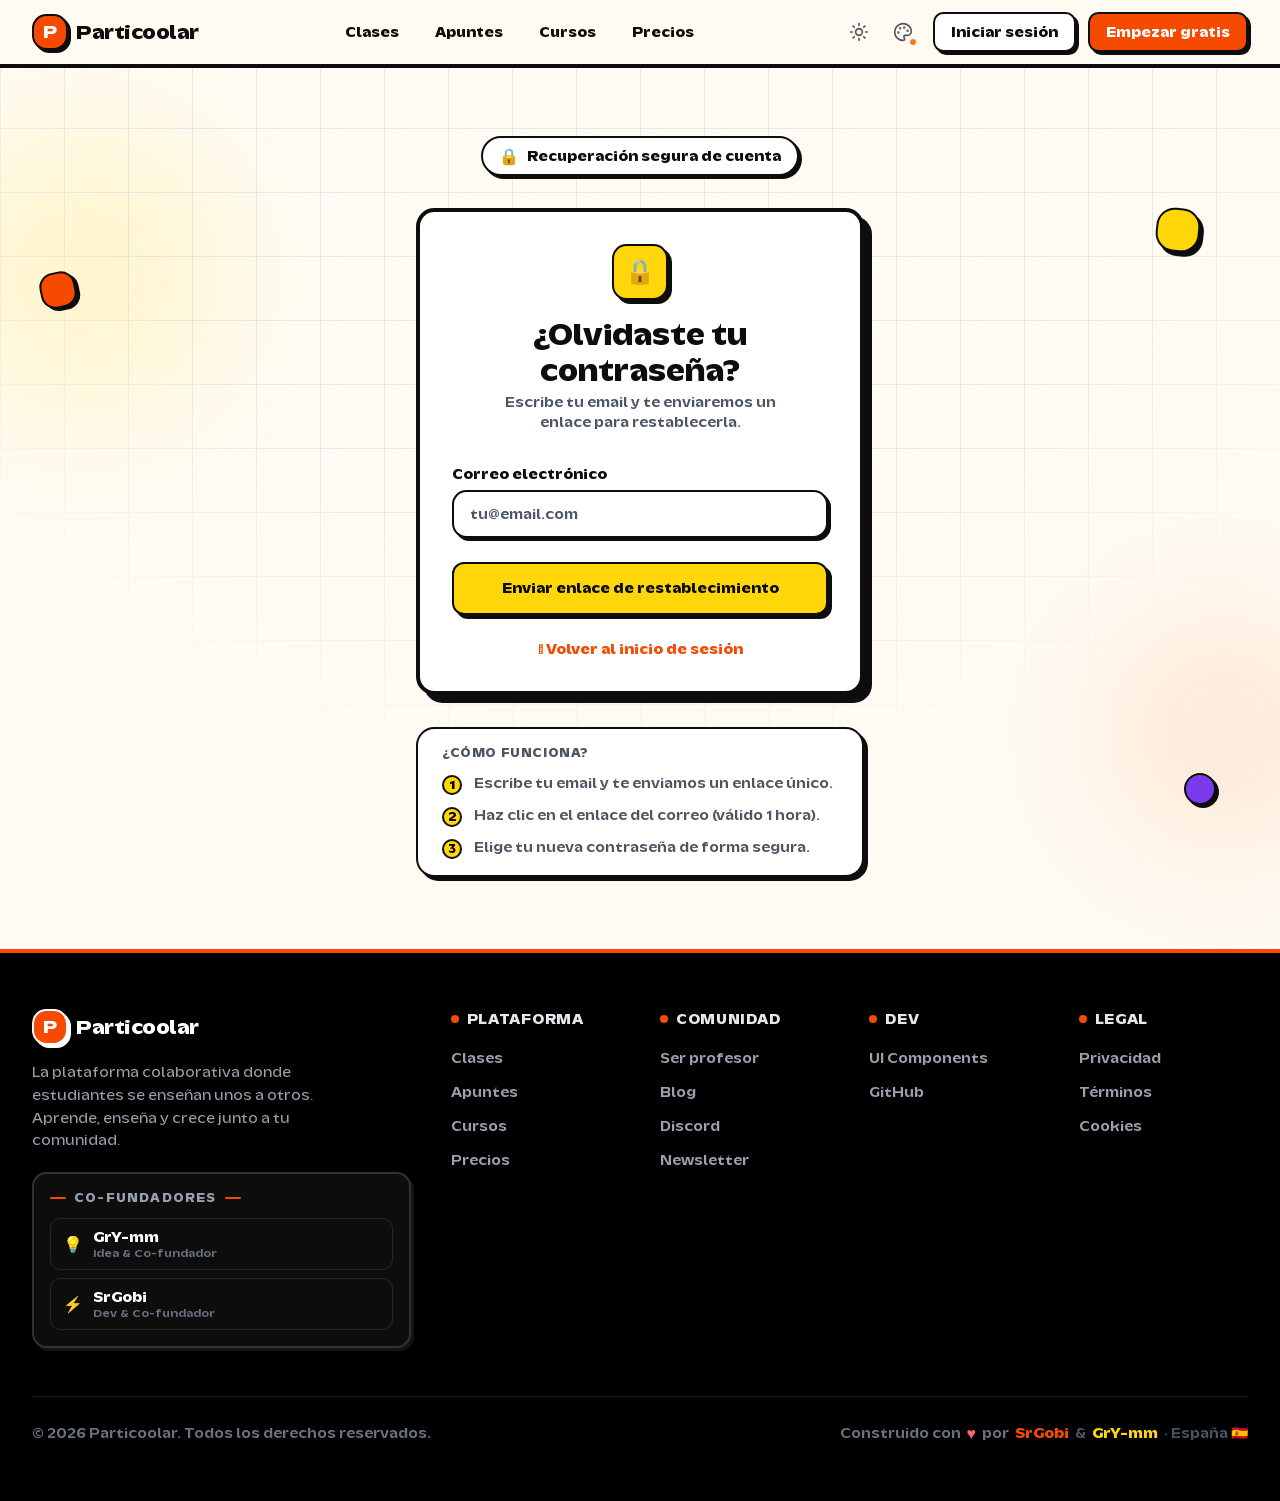
<file: reset-password/index.html>
<!DOCTYPE html><html lang="es" data-theme="light" color-theme="orange" data-astro-cid-s6tr6vzr> <head><meta charset="UTF-8"><meta name="viewport" content="width=device-width"><link rel="icon" type="image/svg+xml" href="/icons/isotipo-color.svg"><meta name="generator" content="Astro v5.17.3"><meta name="navbar-title" content="Restablecer contraseña"><title>Restablecer contraseña — Particoolar</title><!-- Preload Fonts --><link rel="preload" href="/fonts/Kaio-Regular.ttf" as="font" type="font/ttf" crossorigin><link rel="preload" href="/fonts/Kaio-Medium.ttf" as="font" type="font/ttf" crossorigin><link rel="preload" href="/fonts/Kaio-Bold.ttf" as="font" type="font/ttf" crossorigin><!-- Script para aplicar el tema inmediatamente, antes de que se renderice el contenido --><script>
			(function () {
				const themeCookie = document.cookie
					.split("; ")
					.find((row) => row.startsWith("theme="));
				const themePreference = themeCookie
					? themeCookie.split("=")[1]
					: "light";

				let actualTheme = themePreference;

				// Si es "system", detectar la preferencia del sistema
				if (themePreference === "system") {
					const prefersDark = window.matchMedia(
						"(prefers-color-scheme: dark)"
					).matches;
					actualTheme = prefersDark ? "dark" : "light";
				}

				// Aplicar el tema inmediatamente
				document.documentElement.setAttribute("data-theme", actualTheme);
			})();
		</script><meta name="astro-view-transitions-enabled" content="true"><meta name="astro-view-transitions-fallback" content="animate"><script type="module" src="/_astro/ClientRouter.astro_astro_type_script_index_0_lang.CDGfc0hd.js"></script><link rel="stylesheet" href="/_astro/callback.DT0p10lS.css"><style>[data-astro-transition-scope="astro-ntcly2jc-1"] { view-transition-name: astro-ntcly2jc-1; }@layer astro { ::view-transition-old(astro-ntcly2jc-1) { 
	animation-duration: 180ms;
	animation-timing-function: cubic-bezier(0.76, 0, 0.24, 1);
	animation-fill-mode: both;
	animation-name: astroFadeOut; }::view-transition-new(astro-ntcly2jc-1) { 
	animation-duration: 180ms;
	animation-timing-function: cubic-bezier(0.76, 0, 0.24, 1);
	animation-fill-mode: both;
	animation-name: astroFadeIn; }[data-astro-transition=back]::view-transition-old(astro-ntcly2jc-1) { 
	animation-duration: 180ms;
	animation-timing-function: cubic-bezier(0.76, 0, 0.24, 1);
	animation-fill-mode: both;
	animation-name: astroFadeOut; }[data-astro-transition=back]::view-transition-new(astro-ntcly2jc-1) { 
	animation-duration: 180ms;
	animation-timing-function: cubic-bezier(0.76, 0, 0.24, 1);
	animation-fill-mode: both;
	animation-name: astroFadeIn; } }[data-astro-transition-fallback="old"] [data-astro-transition-scope="astro-ntcly2jc-1"],
			[data-astro-transition-fallback="old"][data-astro-transition-scope="astro-ntcly2jc-1"] { 
	animation-duration: 180ms;
	animation-timing-function: cubic-bezier(0.76, 0, 0.24, 1);
	animation-fill-mode: both;
	animation-name: astroFadeOut; }[data-astro-transition-fallback="new"] [data-astro-transition-scope="astro-ntcly2jc-1"],
			[data-astro-transition-fallback="new"][data-astro-transition-scope="astro-ntcly2jc-1"] { 
	animation-duration: 180ms;
	animation-timing-function: cubic-bezier(0.76, 0, 0.24, 1);
	animation-fill-mode: both;
	animation-name: astroFadeIn; }[data-astro-transition=back][data-astro-transition-fallback="old"] [data-astro-transition-scope="astro-ntcly2jc-1"],
			[data-astro-transition=back][data-astro-transition-fallback="old"][data-astro-transition-scope="astro-ntcly2jc-1"] { 
	animation-duration: 180ms;
	animation-timing-function: cubic-bezier(0.76, 0, 0.24, 1);
	animation-fill-mode: both;
	animation-name: astroFadeOut; }[data-astro-transition=back][data-astro-transition-fallback="new"] [data-astro-transition-scope="astro-ntcly2jc-1"],
			[data-astro-transition=back][data-astro-transition-fallback="new"][data-astro-transition-scope="astro-ntcly2jc-1"] { 
	animation-duration: 180ms;
	animation-timing-function: cubic-bezier(0.76, 0, 0.24, 1);
	animation-fill-mode: both;
	animation-name: astroFadeIn; }</style></head> <body class="antialiased bg-[var(--c-cream)]" data-astro-cid-s6tr6vzr>  <!-- Navbar de escritorio --><nav class="navbar fixed top-0 left-0 right-0 z-50 bg-[var(--c-cream)] border-b-4 border-[var(--c-border)]"> <div class="max-w-7xl mx-auto px-4 sm:px-6 lg:px-8"> <div class="flex items-center justify-between h-16"> <!-- Logo --> <a href="/" class="flex items-center gap-2 group"> <div class="w-9 h-9 rounded-xl bg-[var(--c-orange)] border-2 border-[var(--c-border)] shadow-[3px_3px_0_0_var(--c-border)] flex items-center justify-center transition-transform group-hover:-translate-y-0.5"> <span class="text-white font-black text-lg leading-none">P</span> </div> <span class="font-black text-xl text-[var(--c-text)] tracking-tight">Particoolar</span> </a> <!-- Desktop links --> <div class="hidden md:flex items-center gap-1"> <a href="/clases" class="px-4 py-2 rounded-lg font-semibold text-sm text-[var(--c-text)] hover:bg-[var(--c-yellow)] hover:shadow-[2px_2px_0_0_var(--c-border)] transition-all duration-150"> Clases </a><a href="/apuntes" class="px-4 py-2 rounded-lg font-semibold text-sm text-[var(--c-text)] hover:bg-[var(--c-yellow)] hover:shadow-[2px_2px_0_0_var(--c-border)] transition-all duration-150"> Apuntes </a><a href="/cursos" class="px-4 py-2 rounded-lg font-semibold text-sm text-[var(--c-text)] hover:bg-[var(--c-yellow)] hover:shadow-[2px_2px_0_0_var(--c-border)] transition-all duration-150"> Cursos </a><a href="/precios" class="px-4 py-2 rounded-lg font-semibold text-sm text-[var(--c-text)] hover:bg-[var(--c-yellow)] hover:shadow-[2px_2px_0_0_var(--c-border)] transition-all duration-150"> Precios </a> </div> <!-- Themes + CTA buttons --> <div class="flex items-center gap-2"> <div class="relative inline-block " data-dropdown-menu data-open="false">  <button type="button" class="inline-flex items-center justify-center group cursor-pointer p-2 text-zinc-600 dark:text-zinc-400 hover:bg-zinc-200 dark:hover:bg-zinc-800 rounded-lg transition-all hover:scale-105" data-dropdown-trigger data-state="closed">  <svg id="icon-light" xmlns="http://www.w3.org/2000/svg" width="24" height="24" viewBox="0 0 24 24" fill="none" stroke="currentColor" stroke-width="2" stroke-linecap="round" stroke-linejoin="round" class="lucide lucide-sun theme-icon size-5"> <circle cx="12" cy="12" r="4"></circle> <path d="M12 2v2"></path> <path d="M12 20v2"></path> <path d="m4.93 4.93 1.41 1.41"></path> <path d="m17.66 17.66 1.41 1.41"></path> <path d="M2 12h2"></path> <path d="M20 12h2"></path> <path d="m6.34 17.66-1.41 1.41"></path> <path d="m19.07 4.93-1.41 1.41"></path> </svg> <svg id="icon-dark" xmlns="http://www.w3.org/2000/svg" width="24" height="24" viewBox="0 0 24 24" fill="none" stroke="currentColor" stroke-width="2" stroke-linecap="round" stroke-linejoin="round" class="lucide lucide-moon theme-icon size-5 hidden"> <path d="M20.985 12.486a9 9 0 1 1-9.473-9.472c.405-.022.617.46.402.803a6 6 0 0 0 8.268 8.268c.344-.215.825-.004.803.401"></path> </svg> <svg id="icon-system" xmlns="http://www.w3.org/2000/svg" width="24" height="24" viewBox="0 0 24 24" fill="none" stroke="currentColor" stroke-width="2" stroke-linecap="round" stroke-linejoin="round" class="lucide lucide-monitor theme-icon size-5 hidden"> <rect width="20" height="14" x="2" y="3" rx="2"></rect> <line x1="8" x2="16" y1="21" y2="21"></line> <line x1="12" x2="12" y1="17" y2="21"></line> </svg>  </button> <script type="module">const d=new WeakMap;document.addEventListener("astro:before-preparation",()=>{document.querySelectorAll("[data-dropdown-trigger]").forEach(t=>{const e=d.get(t);e&&t.removeEventListener("click",e)})});document.addEventListener("astro:page-load",()=>{document.querySelectorAll("[data-dropdown-trigger]").forEach(t=>{const e=d.get(t);e&&t.removeEventListener("click",e);const a=c=>{c.stopPropagation();const o=t.closest("[data-dropdown-menu]"),s=o?.querySelector("[data-dropdown-content]"),i=o?.getAttribute("data-open")==="true";document.querySelectorAll("[data-dropdown-menu]").forEach(n=>{n!==o&&(n.querySelector("[data-dropdown-content]")?.classList.add("hidden"),n.setAttribute("data-open","false"),n.querySelector("[data-dropdown-trigger]")?.setAttribute("data-state","closed"))}),i?(s?.classList.add("hidden"),o?.setAttribute("data-open","false"),t?.setAttribute("data-state","closed")):(s?.classList.remove("hidden"),o?.setAttribute("data-open","true"),t?.setAttribute("data-state","open"))};d.set(t,a),t.addEventListener("click",a)})});</script> <div class="hidden absolute z-50 min-w-32 overflow-hidden rounded-md border border-border bg-popover text-popover-foreground shadow-md animate-in fade-in-0 zoom-in-95 min-w-32" data-dropdown-content data-align="end" data-side="bottom"> <div class="p-1"> <button data-dropdown-item="true" data-theme-value="light" class="relative flex cursor-pointer select-none items-center gap-2 rounded-sm px-2 py-1.5 text-sm outline-hidden transition-colors hover:bg-accent hover:text-accent-foreground focus:bg-accent focus:text-accent-foreground w-full">  <svg xmlns="http://www.w3.org/2000/svg" width="16" height="16" viewBox="0 0 24 24" fill="none" stroke="currentColor" stroke-width="2" stroke-linecap="round" stroke-linejoin="round" class="lucide lucide-sun"> <circle cx="12" cy="12" r="4"></circle> <path d="M12 2v2"></path> <path d="M12 20v2"></path> <path d="m4.93 4.93 1.41 1.41"></path> <path d="m17.66 17.66 1.41 1.41"></path> <path d="M2 12h2"></path> <path d="M20 12h2"></path> <path d="m6.34 17.66-1.41 1.41"></path> <path d="m19.07 4.93-1.41 1.41"></path> </svg> <span>Claro</span>  </button> <script type="module">document.addEventListener("astro:page-load",()=>{document.querySelectorAll("[data-dropdown-item][href]").forEach(e=>{e.addEventListener("click",()=>{const t=e.closest("[data-dropdown-menu]"),d=t?.querySelector("[data-dropdown-content]"),o=t?.querySelector("[data-dropdown-trigger]");t&&d&&o&&(d.classList.add("hidden"),t.setAttribute("data-open","false"),o.setAttribute("data-state","closed"))})})});</script><button data-dropdown-item="true" data-theme-value="dark" class="relative flex cursor-pointer select-none items-center gap-2 rounded-sm px-2 py-1.5 text-sm outline-hidden transition-colors hover:bg-accent hover:text-accent-foreground focus:bg-accent focus:text-accent-foreground w-full">  <svg xmlns="http://www.w3.org/2000/svg" width="16" height="16" viewBox="0 0 24 24" fill="none" stroke="currentColor" stroke-width="2" stroke-linecap="round" stroke-linejoin="round" class="lucide lucide-moon"> <path d="M20.985 12.486a9 9 0 1 1-9.473-9.472c.405-.022.617.46.402.803a6 6 0 0 0 8.268 8.268c.344-.215.825-.004.803.401"></path> </svg> <span>Oscuro</span>  </button> <button data-dropdown-item="true" data-theme-value="system" class="relative flex cursor-pointer select-none items-center gap-2 rounded-sm px-2 py-1.5 text-sm outline-hidden transition-colors hover:bg-accent hover:text-accent-foreground focus:bg-accent focus:text-accent-foreground w-full">  <svg xmlns="http://www.w3.org/2000/svg" width="16" height="16" viewBox="0 0 24 24" fill="none" stroke="currentColor" stroke-width="2" stroke-linecap="round" stroke-linejoin="round" class="lucide lucide-monitor"> <rect width="20" height="14" x="2" y="3" rx="2"></rect> <line x1="8" x2="16" y1="21" y2="21"></line> <line x1="12" x2="12" y1="17" y2="21"></line> </svg> <span>Sistema</span>  </button>  </div> </div> <script type="module">document.addEventListener("astro:page-load",()=>{document.querySelectorAll("[data-dropdown-content]").forEach(o=>{const e=o;new MutationObserver(()=>{e.classList.contains("hidden")||f(e)}).observe(e,{attributes:!0,attributeFilter:["class"]})})});function f(t){const o=t.closest("[data-dropdown-menu]"),e=o?.querySelector("[data-dropdown-trigger]");if(!o||!e)return;const l=t.getAttribute("data-align")||"end",r=t.getAttribute("data-side")||"bottom",s=4,a=e.getBoundingClientRect();t.getBoundingClientRect();const d=window.innerWidth,g=window.innerHeight,y=a.width<100;t.style.top="",t.style.bottom="",t.style.left="",t.style.right="",t.style.transform="",y?(t.style.left=`${a.width+s}px`,t.style.top="0"):(r==="top"?(t.style.bottom="100%",t.style.marginBottom=`${s}px`):r==="bottom"&&(t.style.top="100%",t.style.marginTop=`${s}px`),l==="end"?t.style.right="0":l==="start"?t.style.left="0":l==="center"&&(t.style.left="50%",t.style.transform="translateX(-50%)")),setTimeout(()=>{const i=t.getBoundingClientRect();if(i.right>d){const p=i.right-d+8;t.style.right=`${p}px`,t.style.left="auto"}i.left<0&&(t.style.left="8px",t.style.right="auto"),i.bottom>g&&(t.style.top="auto",t.style.bottom="100%",t.style.marginBottom=`${s}px`,t.style.marginTop=""),i.top<0&&(t.style.bottom="auto",t.style.top="100%",t.style.marginTop=`${s}px`,t.style.marginBottom="")},0)}</script>  </div> <script type="module">let t=null;function a(){document.querySelectorAll("[data-dropdown-menu]").forEach(n=>{const e=n.querySelector("[data-dropdown-trigger]");n.querySelector("[data-dropdown-content]")?.classList.add("hidden"),n.setAttribute("data-open","false"),e?.setAttribute("data-state","closed")})}document.addEventListener("astro:before-preparation",()=>{a(),t&&(document.removeEventListener("click",t),t=null)});document.addEventListener("astro:page-load",()=>{t&&document.removeEventListener("click",t),t=o=>{document.querySelectorAll("[data-dropdown-menu]").forEach(e=>{const d=e.querySelector("[data-dropdown-trigger]"),r=e.querySelector("[data-dropdown-content]");e.contains(o.target)||(r?.classList.add("hidden"),e.setAttribute("data-open","false"),d?.setAttribute("data-state","closed"))})},document.addEventListener("click",t)});</script> <script>
	function initThemeToggle() {
		const themeItems = document.querySelectorAll("[data-theme-value]");
		const themeIcons = document.querySelectorAll(".theme-icon");
		const prefersDark = window.matchMedia("(prefers-color-scheme: dark)");

		console.log("Items encontrados:", themeItems.length);
		console.log("Iconos encontrados:", themeIcons.length);
		console.log("Sistema prefiere dark:", prefersDark.matches);

		// Función para guardar tema en cookie
		function saveTheme(theme) {
			const date = new Date();
			date.setTime(date.getTime() + 365 * 24 * 60 * 60 * 1000); // 1 año
			document.cookie = `theme=${theme};expires=${date.toUTCString()};path=/`;
			console.log("Cookie guardada:", theme);
		}

		// Función para mostrar el icono correcto
		function showIcon(themeValue) {
			console.log("Cambiando a tema:", themeValue);
			themeIcons.forEach((icon) => {
				if (icon.id === `icon-${themeValue}`) {
					icon.classList.remove("hidden");
					console.log("Mostrando:", icon.id);
				} else {
					icon.classList.add("hidden");
					console.log("Ocultando:", icon.id);
				}
			});
		}

		// Función para obtener el tema real basado en la preferencia
		function getActualTheme(theme) {
			if (theme === "system") {
				return prefersDark.matches ? "dark" : "light";
			}
			return theme;
		}

		// Función para actualizar data-theme del HTML
		function updateDataTheme(theme) {
			const actualTheme = getActualTheme(theme);
			document.documentElement.setAttribute("data-theme", actualTheme);
			console.log(
				"data-theme actualizado a:",
				actualTheme,
				"(tema seleccionado:",
				theme + ")"
			);
		}

		// Escuchar cambios en la preferencia del sistema
		prefersDark.addEventListener("change", (e) => {
			// Leer el tema de la cookie
			const themeCookie = document.cookie
				.split("; ")
				.find((row) => row.startsWith("theme="));
			const currentTheme = themeCookie ? themeCookie.split("=")[1] : "light";

			if (currentTheme === "system") {
				console.log(
					"Cambio en preferencia del sistema:",
					e.matches ? "dark" : "light"
				);
				updateDataTheme("system");
			}
		});

		// Añadir event listeners a cada DropdownMenuItem
		themeItems.forEach((item) => {
			item.addEventListener("click", (e) => {
				const themeValue = item.getAttribute("data-theme-value");
				console.log("Tema seleccionado:", themeValue);
				if (themeValue) {
					showIcon(themeValue);
					updateDataTheme(themeValue);
					saveTheme(themeValue);
				}
			});
		});

		// Aplicar el tema actual al cargar
		const themeCookie = document.cookie
			.split("; ")
			.find((row) => row.startsWith("theme="));
		const currentTheme = themeCookie ? themeCookie.split("=")[1] : "light";
		updateDataTheme(currentTheme);
	}

	// Ejecutar inmediatamente
	console.log("Inicializando theme toggle...");
	initThemeToggle();

	// Re-ejecutar después de las transiciones de Astro
	document.addEventListener("astro:page-load", () => {
		console.log("Re-inicializando theme toggle...");
		initThemeToggle();
	});
</script> <div class="relative inline-block " data-dropdown-menu data-open="false">  <button type="button" class="inline-flex items-center justify-center group cursor-pointer relative p-2 text-zinc-600 dark:text-zinc-400 hover:bg-zinc-200 dark:hover:bg-zinc-800 rounded-lg transition-all hover:scale-105" data-dropdown-trigger data-state="closed">  <svg xmlns="http://www.w3.org/2000/svg" width="20" height="20" viewBox="0 0 24 24" fill="none" stroke="currentColor" stroke-width="2" stroke-linecap="round" stroke-linejoin="round"> <path d="M12 22a1 1 0 0 1 0-20 10 9 0 0 1 10 9 5 5 0 0 1-5 5h-2.25a1.75 1.75 0 0 0-1.4 2.8l.3.4a1.75 1.75 0 0 1-1.4 2.8z"></path> <circle cx="13.5" cy="6.5" r=".5" fill="currentColor"></circle> <circle cx="17.5" cy="10.5" r=".5" fill="currentColor"></circle> <circle cx="6.5" cy="12.5" r=".5" fill="currentColor"></circle> <circle cx="8.5" cy="7.5" r=".5" fill="currentColor"></circle> </svg> <div id="color-indicator" class="absolute bottom-1 right-1 h-2 w-2 rounded-full border border-zinc-50 dark:border-zinc-900" style="background-color: #f97316"></div>  </button>  <div class="hidden absolute z-50 min-w-32 overflow-hidden rounded-md border border-border bg-popover text-popover-foreground shadow-md animate-in fade-in-0 zoom-in-95 min-w-32" data-dropdown-content data-align="end" data-side="bottom"> <div class="p-1"> <button data-dropdown-item="true" data-color-theme-value="orange" class="relative flex cursor-pointer select-none items-center gap-2 rounded-sm px-2 py-1.5 text-sm outline-hidden transition-colors hover:bg-accent hover:text-accent-foreground focus:bg-accent focus:text-accent-foreground w-full flex items-center gap-2 bg-accent">  <div class="h-4 w-4 rounded-full" style="background-color: #f97316"></div> <span>Naranja</span>  </button> <button data-dropdown-item="true" data-color-theme-value="green" class="relative flex cursor-pointer select-none items-center gap-2 rounded-sm px-2 py-1.5 text-sm outline-hidden transition-colors hover:bg-accent hover:text-accent-foreground focus:bg-accent focus:text-accent-foreground w-full flex items-center gap-2">  <div class="h-4 w-4 rounded-full" style="background-color: #16a34a"></div> <span>Verde</span>  </button> <button data-dropdown-item="true" data-color-theme-value="blue" class="relative flex cursor-pointer select-none items-center gap-2 rounded-sm px-2 py-1.5 text-sm outline-hidden transition-colors hover:bg-accent hover:text-accent-foreground focus:bg-accent focus:text-accent-foreground w-full flex items-center gap-2">  <div class="h-4 w-4 rounded-full" style="background-color: #2563eb"></div> <span>Azul</span>  </button> <button data-dropdown-item="true" data-color-theme-value="purple" class="relative flex cursor-pointer select-none items-center gap-2 rounded-sm px-2 py-1.5 text-sm outline-hidden transition-colors hover:bg-accent hover:text-accent-foreground focus:bg-accent focus:text-accent-foreground w-full flex items-center gap-2">  <div class="h-4 w-4 rounded-full" style="background-color: #9333ea"></div> <span>Púrpura</span>  </button> <button data-dropdown-item="true" data-color-theme-value="red" class="relative flex cursor-pointer select-none items-center gap-2 rounded-sm px-2 py-1.5 text-sm outline-hidden transition-colors hover:bg-accent hover:text-accent-foreground focus:bg-accent focus:text-accent-foreground w-full flex items-center gap-2">  <div class="h-4 w-4 rounded-full" style="background-color: #dc2626"></div> <span>Rojo</span>  </button>  </div> </div>   </div>  <script type="module" src="/_astro/colorThemeToggle.astro_astro_type_script_index_0_lang.DCRob3MB.js"></script> <div class="hidden md:flex items-center gap-3 ml-1"> <a href="/login" class="px-4 py-2 rounded-lg border-2 border-[var(--c-border)] font-bold text-sm text-[var(--c-text)] bg-[var(--c-surface)] hover:bg-[var(--c-surface-2)] shadow-[3px_3px_0_0_var(--c-border)] hover:shadow-[1px_1px_0_0_var(--c-border)] hover:translate-x-[2px] hover:translate-y-[2px] transition-all duration-150">
Iniciar sesión
</a> <a href="/register" class="px-4 py-2 rounded-lg border-2 border-[var(--c-border)] font-bold text-sm bg-[var(--c-orange)] text-white shadow-[3px_3px_0_0_var(--c-border)] hover:shadow-[1px_1px_0_0_var(--c-border)] hover:translate-x-[2px] hover:translate-y-[2px] transition-all duration-150">
Empezar gratis
</a> </div> </div> </div> </div> </nav> <!-- Navegación inferior móvil --> <nav class="md:hidden fixed bottom-4 left-4 right-4 z-50"> <div class="grid grid-cols-4 bg-[var(--c-cream)] border-2 border-[var(--c-border)] shadow-[4px_4px_0_0_var(--c-border)] rounded-2xl overflow-hidden"> <a href="/clases" data-mobile-nav-href="/clases" class="mobile-nav-item flex flex-col items-center justify-center gap-1 py-3 text-[var(--c-text-muted)] transition-all duration-150 hover:bg-[var(--c-yellow)] hover:text-[var(--c-black)] active:scale-95"> <span class="mobile-nav-icon"><svg xmlns="http://www.w3.org/2000/svg" width="22" height="22" viewBox="0 0 24 24" fill="none" stroke="currentColor" stroke-width="2" stroke-linecap="round" stroke-linejoin="round"><polygon points="23 7 16 12 23 17 23 7"></polygon><rect x="1" y="5" width="15" height="14" rx="2" ry="2"></rect></svg></span> <span class="text-[10px] font-bold tracking-wide">Clases</span> </a><a href="/apuntes" data-mobile-nav-href="/apuntes" class="mobile-nav-item flex flex-col items-center justify-center gap-1 py-3 text-[var(--c-text-muted)] transition-all duration-150 hover:bg-[var(--c-yellow)] hover:text-[var(--c-black)] active:scale-95"> <span class="mobile-nav-icon"><svg xmlns="http://www.w3.org/2000/svg" width="22" height="22" viewBox="0 0 24 24" fill="none" stroke="currentColor" stroke-width="2" stroke-linecap="round" stroke-linejoin="round"><path d="M14 2H6a2 2 0 0 0-2 2v16a2 2 0 0 0 2 2h12a2 2 0 0 0 2-2V8z"></path><polyline points="14 2 14 8 20 8"></polyline><line x1="16" y1="13" x2="8" y2="13"></line><line x1="16" y1="17" x2="8" y2="17"></line></svg></span> <span class="text-[10px] font-bold tracking-wide">Apuntes</span> </a><a href="/cursos" data-mobile-nav-href="/cursos" class="mobile-nav-item flex flex-col items-center justify-center gap-1 py-3 text-[var(--c-text-muted)] transition-all duration-150 hover:bg-[var(--c-yellow)] hover:text-[var(--c-black)] active:scale-95"> <span class="mobile-nav-icon"><svg xmlns="http://www.w3.org/2000/svg" width="22" height="22" viewBox="0 0 24 24" fill="none" stroke="currentColor" stroke-width="2" stroke-linecap="round" stroke-linejoin="round"><path d="M2 3h6a4 4 0 0 1 4 4v14a3 3 0 0 0-3-3H2z"></path><path d="M22 3h-6a4 4 0 0 0-4 4v14a3 3 0 0 1 3-3h7z"></path></svg></span> <span class="text-[10px] font-bold tracking-wide">Cursos</span> </a><a href="/precios" data-mobile-nav-href="/precios" class="mobile-nav-item flex flex-col items-center justify-center gap-1 py-3 text-[var(--c-text-muted)] transition-all duration-150 hover:bg-[var(--c-yellow)] hover:text-[var(--c-black)] active:scale-95"> <span class="mobile-nav-icon"><svg xmlns="http://www.w3.org/2000/svg" width="22" height="22" viewBox="0 0 24 24" fill="none" stroke="currentColor" stroke-width="2" stroke-linecap="round" stroke-linejoin="round"><line x1="12" y1="1" x2="12" y2="23"></line><path d="M17 5H9.5a3.5 3.5 0 0 0 0 7h5a3.5 3.5 0 0 1 0 7H6"></path></svg></span> <span class="text-[10px] font-bold tracking-wide">Precios</span> </a> </div> </nav> <script type="module">function c(){const e=window.location.pathname;document.querySelectorAll(".mobile-nav-item").forEach(t=>{const a=t.getAttribute("data-mobile-nav-href")??"";(e===a||e.startsWith(a+"/"))&&(t.classList.remove("text-[var(--c-text-muted)]"),t.classList.add("bg-[var(--c-yellow)]","text-[var(--c-black)]","font-black"))})}c();document.addEventListener("astro:page-load",c);</script> <main> <section class="relative overflow-hidden pt-18 pb-18 px-4"> <!-- Background Pattern Global --> <div class="inset-0 -z-10"> <!-- Grid Pattern with Gradient Fade --> <div class="absolute inset-0 dark:bg-[linear-gradient(to_right,#ffffff25_1px,transparent_1px),linear-gradient(to_bottom,#ffffff25_1px,transparent_1px)] bg-[linear-gradient(to_right,#e2e8f0_1px,transparent_1px),linear-gradient(to_bottom,#e2e8f0_1px,transparent_1px)] bg-[size:4rem_4rem] [mask-image:radial-gradient(ellipse_60%_50%_at_50%_0%,#000_70%,transparent_110%)] -z-10 h-[150vh]"></div> </div> <!-- Blobs decorativos --> <div class="absolute top-16 -left-16 w-72 h-72 rounded-full bg-[var(--c-yellow)] opacity-15 blur-3xl pointer-events-none -z-10"></div> <div class="absolute bottom-24 -right-16 w-60 h-60 rounded-full bg-[var(--c-orange)] opacity-10 blur-3xl pointer-events-none -z-10"></div> <!-- Formas flotantes decorativas --> <div class="hidden lg:block absolute top-36 right-20 w-11 h-11 bg-[var(--c-yellow)] border-2 border-[var(--c-border)] shadow-[4px_4px_0_0_var(--c-border)] rounded-2xl rotate-6 animate-float -z-10"></div> <div class="hidden lg:block absolute top-52 left-10 w-9 h-9 bg-[var(--c-orange)] border-2 border-[var(--c-border)] shadow-[3px_3px_0_0_var(--c-border)] rounded-xl -rotate-12 animate-float-slow -z-10"></div> <div class="hidden lg:block absolute bottom-36 right-16 w-8 h-8 bg-[var(--c-purple)] border-2 border-[var(--c-border)] shadow-[3px_3px_0_0_var(--c-border)] rounded-full animate-float -z-10"></div> <!-- Contenido central --> <div class="flex flex-col items-center justify-center gap-8 max-w-md mx-auto"> <!-- Badge superior --> <div class="inline-flex items-center gap-2 bg-[var(--c-surface)] border-2 border-[var(--c-border)] shadow-[3px_3px_0_0_var(--c-border)] rounded-full px-4 py-1.5"> <span class="text-base">🔒</span> <span class="text-sm font-semibold text-[var(--c-text)]">Recuperación segura de cuenta</span> </div> <!-- Formulario --> <style>astro-island,astro-slot,astro-static-slot{display:contents}</style><script>(()=>{var e=async t=>{await(await t())()};(self.Astro||(self.Astro={})).load=e;window.dispatchEvent(new Event("astro:load"));})();</script><script>(()=>{var A=Object.defineProperty;var g=(i,o,a)=>o in i?A(i,o,{enumerable:!0,configurable:!0,writable:!0,value:a}):i[o]=a;var d=(i,o,a)=>g(i,typeof o!="symbol"?o+"":o,a);{let i={0:t=>m(t),1:t=>a(t),2:t=>new RegExp(t),3:t=>new Date(t),4:t=>new Map(a(t)),5:t=>new Set(a(t)),6:t=>BigInt(t),7:t=>new URL(t),8:t=>new Uint8Array(t),9:t=>new Uint16Array(t),10:t=>new Uint32Array(t),11:t=>1/0*t},o=t=>{let[l,e]=t;return l in i?i[l](e):void 0},a=t=>t.map(o),m=t=>typeof t!="object"||t===null?t:Object.fromEntries(Object.entries(t).map(([l,e])=>[l,o(e)]));class y extends HTMLElement{constructor(){super(...arguments);d(this,"Component");d(this,"hydrator");d(this,"hydrate",async()=>{var b;if(!this.hydrator||!this.isConnected)return;let e=(b=this.parentElement)==null?void 0:b.closest("astro-island[ssr]");if(e){e.addEventListener("astro:hydrate",this.hydrate,{once:!0});return}let c=this.querySelectorAll("astro-slot"),n={},h=this.querySelectorAll("template[data-astro-template]");for(let r of h){let s=r.closest(this.tagName);s!=null&&s.isSameNode(this)&&(n[r.getAttribute("data-astro-template")||"default"]=r.innerHTML,r.remove())}for(let r of c){let s=r.closest(this.tagName);s!=null&&s.isSameNode(this)&&(n[r.getAttribute("name")||"default"]=r.innerHTML)}let p;try{p=this.hasAttribute("props")?m(JSON.parse(this.getAttribute("props"))):{}}catch(r){let s=this.getAttribute("component-url")||"<unknown>",v=this.getAttribute("component-export");throw v&&(s+=` (export ${v})`),console.error(`[hydrate] Error parsing props for component ${s}`,this.getAttribute("props"),r),r}let u;await this.hydrator(this)(this.Component,p,n,{client:this.getAttribute("client")}),this.removeAttribute("ssr"),this.dispatchEvent(new CustomEvent("astro:hydrate"))});d(this,"unmount",()=>{this.isConnected||this.dispatchEvent(new CustomEvent("astro:unmount"))})}disconnectedCallback(){document.removeEventListener("astro:after-swap",this.unmount),document.addEventListener("astro:after-swap",this.unmount,{once:!0})}connectedCallback(){if(!this.hasAttribute("await-children")||document.readyState==="interactive"||document.readyState==="complete")this.childrenConnectedCallback();else{let e=()=>{document.removeEventListener("DOMContentLoaded",e),c.disconnect(),this.childrenConnectedCallback()},c=new MutationObserver(()=>{var n;((n=this.lastChild)==null?void 0:n.nodeType)===Node.COMMENT_NODE&&this.lastChild.nodeValue==="astro:end"&&(this.lastChild.remove(),e())});c.observe(this,{childList:!0}),document.addEventListener("DOMContentLoaded",e)}}async childrenConnectedCallback(){let e=this.getAttribute("before-hydration-url");e&&await import(e),this.start()}async start(){let e=JSON.parse(this.getAttribute("opts")),c=this.getAttribute("client");if(Astro[c]===void 0){window.addEventListener(`astro:${c}`,()=>this.start(),{once:!0});return}try{await Astro[c](async()=>{let n=this.getAttribute("renderer-url"),[h,{default:p}]=await Promise.all([import(this.getAttribute("component-url")),n?import(n):()=>()=>{}]),u=this.getAttribute("component-export")||"default";if(!u.includes("."))this.Component=h[u];else{this.Component=h;for(let f of u.split("."))this.Component=this.Component[f]}return this.hydrator=p,this.hydrate},e,this)}catch(n){console.error(`[astro-island] Error hydrating ${this.getAttribute("component-url")}`,n)}}attributeChangedCallback(){this.hydrate()}}d(y,"observedAttributes",["props"]),customElements.get("astro-island")||customElements.define("astro-island",y)}})();</script><astro-island uid="1GVzOa" prefix="r1" component-url="/_astro/ResetPasswordForm.C11TtAWa.js" component-export="default" renderer-url="/_astro/client.Dfc7gGC7.js" props="{}" ssr client="load" opts="{&quot;name&quot;:&quot;ResetPasswordForm&quot;,&quot;value&quot;:true}" await-children><div class="w-full max-w-md mx-auto bg-[var(--c-surface)] border-4 border-[var(--c-border)] shadow-[8px_8px_0_0_var(--c-border)] rounded-2xl p-8"><div><div class="text-center mb-8"><div class="inline-flex items-center justify-center w-14 h-14 rounded-xl bg-[var(--c-yellow)] border-2 border-[var(--c-border)] shadow-[4px_4px_0_0_var(--c-border)] mb-4"><span class="text-2xl">🔒</span></div><h1 class="text-3xl font-black text-[var(--c-text)]">¿Olvidaste tu contraseña?</h1><p class="text-[var(--c-text-muted)] text-sm mt-1 font-medium max-w-xs mx-auto">Escribe tu email y te enviaremos un enlace para restablecerla.</p></div><form noValidate="" class="flex flex-col gap-5"><div class="flex flex-col gap-1.5"><label data-slot="label" class="flex items-center gap-2 select-none group-data-[disabled=true]:pointer-events-none group-data-[disabled=true]:opacity-50 peer-disabled:cursor-not-allowed peer-disabled:opacity-50 text-sm font-black text-[var(--c-text)]" for="req-email">Correo electrónico</label><input id="req-email" type="email" autoComplete="email" placeholder="tu@email.com" class="w-full px-4 py-3 bg-[var(--c-surface)] border-2 border-[var(--c-border)] shadow-[3px_3px_0_0_var(--c-border)] rounded-xl text-[var(--c-text)] placeholder:text-[var(--c-text-muted)] font-medium text-sm focus:outline-none transition-all duration-150 focus:border-[var(--c-yellow)] focus:shadow-[3px_3px_0_0_var(--c-yellow)]" value=""/></div><button data-slot="button" data-variant="default" data-size="default" class="inline-flex items-center justify-center gap-2 whitespace-nowrap rounded-md font-medium transition-all disabled:pointer-events-none disabled:opacity-50 [&amp;_svg]:pointer-events-none [&amp;_svg:not([class*=&#x27;size-&#x27;])]:size-4 shrink-0 [&amp;_svg]:shrink-0 outline-none focus-visible:border-ring focus-visible:ring-ring/50 focus-visible:ring-[3px] aria-invalid:ring-destructive/20 dark:aria-invalid:ring-destructive/40 aria-invalid:border-destructive bg-primary text-primary-foreground hover:bg-primary/90 px-4 has-[&gt;svg]:px-3 cartoon-btn cartoon-btn-yellow w-full py-3.5 text-base mt-1 h-auto" type="submit">Enviar enlace de restablecimiento</button></form><p class="mt-6 text-center text-sm font-medium text-[var(--c-text-muted)]"><a href="/login" class="font-black text-[var(--c-orange)] hover:underline">← Volver al inicio de sesión</a></p></div></div><!--astro:end--></astro-island> <!-- Info de seguridad --> <div class="w-full bg-[var(--c-surface)] border-2 border-[var(--c-border)] shadow-[4px_4px_0_0_var(--c-border)] rounded-2xl px-6 py-4"> <p class="text-xs font-black text-[var(--c-text-muted)] uppercase tracking-wider mb-3">
¿Cómo funciona?
</p> <div class="flex flex-col gap-2.5"> <div class="flex items-start gap-3 text-sm text-[var(--c-text-muted)]"> <span class="w-5 h-5 rounded-full bg-[var(--c-yellow)] border-2 border-[var(--c-border)] flex items-center justify-center text-xs font-black text-black flex-shrink-0 mt-0.5"> 1 </span> <span class="font-medium">Escribe tu email y te enviamos un enlace único.</span> </div><div class="flex items-start gap-3 text-sm text-[var(--c-text-muted)]"> <span class="w-5 h-5 rounded-full bg-[var(--c-yellow)] border-2 border-[var(--c-border)] flex items-center justify-center text-xs font-black text-black flex-shrink-0 mt-0.5"> 2 </span> <span class="font-medium">Haz clic en el enlace del correo (válido 1 hora).</span> </div><div class="flex items-start gap-3 text-sm text-[var(--c-text-muted)]"> <span class="w-5 h-5 rounded-full bg-[var(--c-yellow)] border-2 border-[var(--c-border)] flex items-center justify-center text-xs font-black text-black flex-shrink-0 mt-0.5"> 3 </span> <span class="font-medium">Elige tu nueva contraseña de forma segura.</span> </div> </div> </div> </div> </section> </main> <footer class="bg-black text-white border-t-4 border-[var(--c-orange)]"> <div class="max-w-7xl mx-auto px-4 sm:px-6 lg:px-8 py-14"> <div class="grid grid-cols-1 sm:grid-cols-2 lg:grid-cols-6 gap-10"> <!-- Brand --> <div class="lg:col-span-2"> <a href="/" class="flex items-center gap-2 mb-4 group w-fit"> <div class="w-9 h-9 rounded-xl bg-[var(--c-orange)] border-2 border-white shadow-[3px_3px_0_0_white] flex items-center justify-center transition-transform group-hover:-translate-y-0.5"> <span class="text-white font-black text-lg leading-none">P</span> </div> <span class="font-black text-xl text-white tracking-tight">Particoolar</span> </a> <p class="text-gray-400 text-sm leading-relaxed max-w-xs">
La plataforma colaborativa donde estudiantes se enseñan unos a otros.
					Aprende, enseña y crece junto a tu comunidad.
</p> <!-- Creators --> <div class="mt-5 p-4 bg-white/5 border-2 border-white/15 shadow-[3px_3px_0_0_rgba(255,255,255,0.08)] rounded-xl"> <p class="text-xs font-black text-gray-400 uppercase tracking-widest mb-3 flex items-center gap-2"> <span class="w-4 h-[2px] bg-[var(--c-orange)] inline-block rounded-full"></span>
Co-fundadores
<span class="w-4 h-[2px] bg-[var(--c-orange)] inline-block rounded-full"></span> </p> <div class="flex flex-col gap-2"> <a href="https://github.com/GrY-mm" target="_blank" rel="noopener noreferrer" class="group/creator flex items-center gap-2.5 px-3 py-2 rounded-lg border border-white/10 hover:border-[var(--c-yellow)] hover:bg-[var(--c-yellow)]/10 transition-all duration-150"> <span class="text-base">💡</span> <div class="flex flex-col leading-tight"> <span class="text-sm font-black text-white group-hover/creator:text-[var(--c-yellow)] transition-colors">GrY-mm</span> <span class="text-[11px] text-gray-500 font-medium">Idea & Co-fundador</span> </div> </a> <a href="https://github.com/SrGobi" target="_blank" rel="noopener noreferrer" class="group/creator flex items-center gap-2.5 px-3 py-2 rounded-lg border border-white/10 hover:border-[var(--c-orange)] hover:bg-[var(--c-orange)]/10 transition-all duration-150"> <span class="text-base">⚡</span> <div class="flex flex-col leading-tight"> <span class="text-sm font-black text-white group-hover/creator:text-[var(--c-orange)] transition-colors">SrGobi</span> <span class="text-[11px] text-gray-500 font-medium">Dev & Co-fundador</span> </div> </a> </div> </div> </div> <!-- Links --> <div> <h4 class="font-black text-sm uppercase tracking-wider text-gray-200 mb-4 flex items-center gap-2"> <span class="w-2 h-2 rounded-sm bg-[var(--c-orange)] inline-block"></span> Plataforma </h4> <ul class="space-y-2.5"> <li> <a href="/clases" class="text-sm text-gray-400 hover:text-[var(--c-yellow)] transition-colors font-medium hover:translate-x-0.5 inline-block transition-transform duration-150"> Clases </a> </li><li> <a href="/apuntes" class="text-sm text-gray-400 hover:text-[var(--c-yellow)] transition-colors font-medium hover:translate-x-0.5 inline-block transition-transform duration-150"> Apuntes </a> </li><li> <a href="/cursos" class="text-sm text-gray-400 hover:text-[var(--c-yellow)] transition-colors font-medium hover:translate-x-0.5 inline-block transition-transform duration-150"> Cursos </a> </li><li> <a href="/precios" class="text-sm text-gray-400 hover:text-[var(--c-yellow)] transition-colors font-medium hover:translate-x-0.5 inline-block transition-transform duration-150"> Precios </a> </li> </ul> </div><div> <h4 class="font-black text-sm uppercase tracking-wider text-gray-200 mb-4 flex items-center gap-2"> <span class="w-2 h-2 rounded-sm bg-[var(--c-orange)] inline-block"></span> Comunidad </h4> <ul class="space-y-2.5"> <li> <a href="/ser-profesor" class="text-sm text-gray-400 hover:text-[var(--c-yellow)] transition-colors font-medium hover:translate-x-0.5 inline-block transition-transform duration-150"> Ser profesor </a> </li><li> <a href="/blog" class="text-sm text-gray-400 hover:text-[var(--c-yellow)] transition-colors font-medium hover:translate-x-0.5 inline-block transition-transform duration-150"> Blog </a> </li><li> <a href="https://discord.gg/particoolar" class="text-sm text-gray-400 hover:text-[var(--c-yellow)] transition-colors font-medium hover:translate-x-0.5 inline-block transition-transform duration-150"> Discord </a> </li><li> <a href="/newsletter" class="text-sm text-gray-400 hover:text-[var(--c-yellow)] transition-colors font-medium hover:translate-x-0.5 inline-block transition-transform duration-150"> Newsletter </a> </li> </ul> </div><div> <h4 class="font-black text-sm uppercase tracking-wider text-gray-200 mb-4 flex items-center gap-2"> <span class="w-2 h-2 rounded-sm bg-[var(--c-orange)] inline-block"></span> Dev </h4> <ul class="space-y-2.5"> <li> <a href="/componentes" class="text-sm text-gray-400 hover:text-[var(--c-yellow)] transition-colors font-medium hover:translate-x-0.5 inline-block transition-transform duration-150"> UI Components </a> </li><li> <a href="https://github.com/SrGobi/Particoolar" class="text-sm text-gray-400 hover:text-[var(--c-yellow)] transition-colors font-medium hover:translate-x-0.5 inline-block transition-transform duration-150"> GitHub </a> </li> </ul> </div><div> <h4 class="font-black text-sm uppercase tracking-wider text-gray-200 mb-4 flex items-center gap-2"> <span class="w-2 h-2 rounded-sm bg-[var(--c-orange)] inline-block"></span> Legal </h4> <ul class="space-y-2.5"> <li> <a href="/privacidad" class="text-sm text-gray-400 hover:text-[var(--c-yellow)] transition-colors font-medium hover:translate-x-0.5 inline-block transition-transform duration-150"> Privacidad </a> </li><li> <a href="/terminos" class="text-sm text-gray-400 hover:text-[var(--c-yellow)] transition-colors font-medium hover:translate-x-0.5 inline-block transition-transform duration-150"> Términos </a> </li><li> <a href="/cookies" class="text-sm text-gray-400 hover:text-[var(--c-yellow)] transition-colors font-medium hover:translate-x-0.5 inline-block transition-transform duration-150"> Cookies </a> </li> </ul> </div> </div> <!-- Bottom bar --> <div class="mt-12 pt-6 border-t border-white/10 flex flex-col sm:flex-row items-center justify-between gap-3 text-sm text-gray-500"> <p class="font-medium">
© 2026 Particoolar. Todos los derechos reservados.
</p> <p class="font-medium flex items-center gap-1.5 flex-wrap justify-center sm:justify-end">
Construido con <span class="text-red-400 text-base">♥</span> por
<a href="https://github.com/SrGobi" target="_blank" rel="noopener noreferrer" class="text-[var(--c-orange)] font-black hover:underline underline-offset-2 transition-colors">SrGobi</a> <span class="text-gray-600">&</span> <a href="https://github.com/GrY-mm" target="_blank" rel="noopener noreferrer" class="text-[var(--c-yellow)] font-black hover:underline underline-offset-2 transition-colors">GrY-mm</a> <span class="text-gray-600">· España 🇪🇸</span> </p> </div> </div> </footer>  </body></html>
</file>
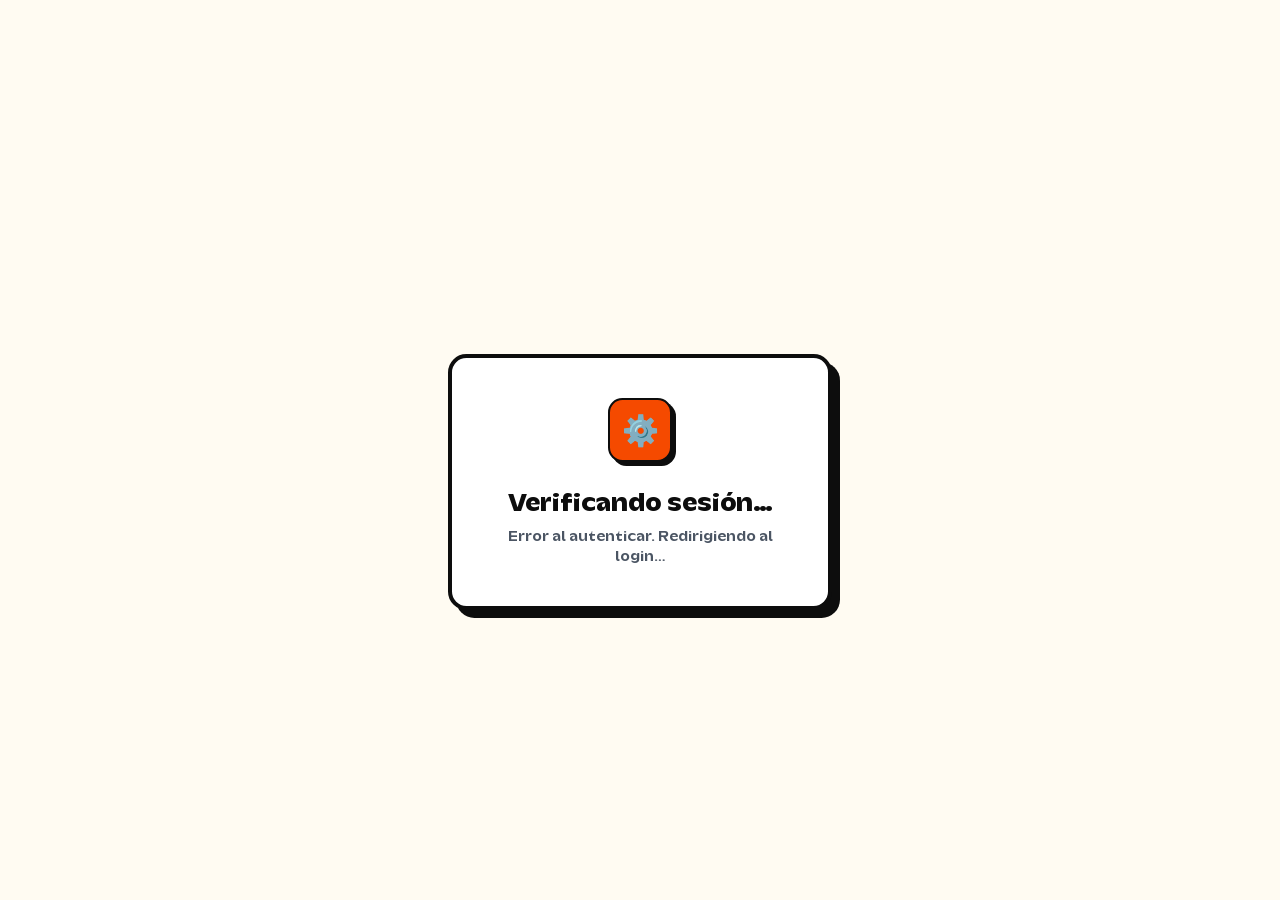
<file: auth/callback/index.html>
<!DOCTYPE html><html lang="es" data-theme="light" color-theme="orange" data-astro-cid-s6tr6vzr> <head><meta charset="UTF-8"><meta name="viewport" content="width=device-width"><link rel="icon" type="image/svg+xml" href="/icons/isotipo-color.svg"><meta name="generator" content="Astro v5.17.3"><meta name="navbar-title" content="Callback"><title>Autenticando… — Particoolar</title><!-- Preload Fonts --><link rel="preload" href="/fonts/Kaio-Regular.ttf" as="font" type="font/ttf" crossorigin><link rel="preload" href="/fonts/Kaio-Medium.ttf" as="font" type="font/ttf" crossorigin><link rel="preload" href="/fonts/Kaio-Bold.ttf" as="font" type="font/ttf" crossorigin><!-- Script para aplicar el tema inmediatamente, antes de que se renderice el contenido --><script>
			(function () {
				const themeCookie = document.cookie
					.split("; ")
					.find((row) => row.startsWith("theme="));
				const themePreference = themeCookie
					? themeCookie.split("=")[1]
					: "light";

				let actualTheme = themePreference;

				// Si es "system", detectar la preferencia del sistema
				if (themePreference === "system") {
					const prefersDark = window.matchMedia(
						"(prefers-color-scheme: dark)"
					).matches;
					actualTheme = prefersDark ? "dark" : "light";
				}

				// Aplicar el tema inmediatamente
				document.documentElement.setAttribute("data-theme", actualTheme);
			})();
		</script><meta name="astro-view-transitions-enabled" content="true"><meta name="astro-view-transitions-fallback" content="animate"><script type="module" src="/_astro/ClientRouter.astro_astro_type_script_index_0_lang.CDGfc0hd.js"></script><link rel="stylesheet" href="/_astro/callback.DT0p10lS.css"><style>[data-astro-transition-scope="astro-ntcly2jc-1"] { view-transition-name: astro-ntcly2jc-1; }@layer astro { ::view-transition-old(astro-ntcly2jc-1) { 
	animation-duration: 180ms;
	animation-timing-function: cubic-bezier(0.76, 0, 0.24, 1);
	animation-fill-mode: both;
	animation-name: astroFadeOut; }::view-transition-new(astro-ntcly2jc-1) { 
	animation-duration: 180ms;
	animation-timing-function: cubic-bezier(0.76, 0, 0.24, 1);
	animation-fill-mode: both;
	animation-name: astroFadeIn; }[data-astro-transition=back]::view-transition-old(astro-ntcly2jc-1) { 
	animation-duration: 180ms;
	animation-timing-function: cubic-bezier(0.76, 0, 0.24, 1);
	animation-fill-mode: both;
	animation-name: astroFadeOut; }[data-astro-transition=back]::view-transition-new(astro-ntcly2jc-1) { 
	animation-duration: 180ms;
	animation-timing-function: cubic-bezier(0.76, 0, 0.24, 1);
	animation-fill-mode: both;
	animation-name: astroFadeIn; } }[data-astro-transition-fallback="old"] [data-astro-transition-scope="astro-ntcly2jc-1"],
			[data-astro-transition-fallback="old"][data-astro-transition-scope="astro-ntcly2jc-1"] { 
	animation-duration: 180ms;
	animation-timing-function: cubic-bezier(0.76, 0, 0.24, 1);
	animation-fill-mode: both;
	animation-name: astroFadeOut; }[data-astro-transition-fallback="new"] [data-astro-transition-scope="astro-ntcly2jc-1"],
			[data-astro-transition-fallback="new"][data-astro-transition-scope="astro-ntcly2jc-1"] { 
	animation-duration: 180ms;
	animation-timing-function: cubic-bezier(0.76, 0, 0.24, 1);
	animation-fill-mode: both;
	animation-name: astroFadeIn; }[data-astro-transition=back][data-astro-transition-fallback="old"] [data-astro-transition-scope="astro-ntcly2jc-1"],
			[data-astro-transition=back][data-astro-transition-fallback="old"][data-astro-transition-scope="astro-ntcly2jc-1"] { 
	animation-duration: 180ms;
	animation-timing-function: cubic-bezier(0.76, 0, 0.24, 1);
	animation-fill-mode: both;
	animation-name: astroFadeOut; }[data-astro-transition=back][data-astro-transition-fallback="new"] [data-astro-transition-scope="astro-ntcly2jc-1"],
			[data-astro-transition=back][data-astro-transition-fallback="new"][data-astro-transition-scope="astro-ntcly2jc-1"] { 
	animation-duration: 180ms;
	animation-timing-function: cubic-bezier(0.76, 0, 0.24, 1);
	animation-fill-mode: both;
	animation-name: astroFadeIn; }</style></head> <body class="antialiased bg-[var(--c-cream)]" data-astro-cid-s6tr6vzr>  <main class="min-h-screen flex items-center justify-center bg-(--c-bg)"> <div class="bg-(--c-surface) border-4 border-(--c-border) shadow-[8px_8px_0_0_var(--c-border)] rounded-2xl p-10 text-center max-w-sm w-full"> <div class="inline-flex items-center justify-center w-16 h-16 rounded-xl bg-(--c-orange) border-2 border-(--c-border) shadow-[4px_4px_0_0_var(--c-border)] mb-6 mx-auto"> <span class="text-3xl animate-spin inline-block">⚙️</span> </div> <h1 class="text-2xl font-black text-(--c-text) mb-2">
Verificando sesión…
</h1> <p class="text-(--c-text-muted) text-sm font-medium" id="status-msg">
Conectando con Google, un momento.
</p> </div> </main>  </body></html> <script type="module" src="/_astro/callback.astro_astro_type_script_index_0_lang.CYZnc_SH.js"></script>
</file>
<file: _astro/callback.DT0p10lS.css>
.astro-route-announcer{position:absolute;left:0;top:0;clip:rect(0 0 0 0);clip-path:inset(50%);overflow:hidden;white-space:nowrap;width:1px;height:1px}/*! tailwindcss v4.2.1 | MIT License | https://tailwindcss.com */@layer properties{@supports (((-webkit-hyphens:none)) and (not (margin-trim:inline))) or ((-moz-orient:inline) and (not (color:rgb(from red r g b)))){*,:before,:after,::backdrop{--tw-translate-x:0;--tw-translate-y:0;--tw-translate-z:0;--tw-rotate-x:initial;--tw-rotate-y:initial;--tw-rotate-z:initial;--tw-skew-x:initial;--tw-skew-y:initial;--tw-space-y-reverse:0;--tw-space-x-reverse:0;--tw-border-style:solid;--tw-leading:initial;--tw-font-weight:initial;--tw-tracking:initial;--tw-shadow:0 0 #0000;--tw-shadow-color:initial;--tw-shadow-alpha:100%;--tw-inset-shadow:0 0 #0000;--tw-inset-shadow-color:initial;--tw-inset-shadow-alpha:100%;--tw-ring-color:initial;--tw-ring-shadow:0 0 #0000;--tw-inset-ring-color:initial;--tw-inset-ring-shadow:0 0 #0000;--tw-ring-inset:initial;--tw-ring-offset-width:0px;--tw-ring-offset-color:#fff;--tw-ring-offset-shadow:0 0 #0000;--tw-outline-style:solid;--tw-blur:initial;--tw-brightness:initial;--tw-contrast:initial;--tw-grayscale:initial;--tw-hue-rotate:initial;--tw-invert:initial;--tw-opacity:initial;--tw-saturate:initial;--tw-sepia:initial;--tw-drop-shadow:initial;--tw-drop-shadow-color:initial;--tw-drop-shadow-alpha:100%;--tw-drop-shadow-size:initial;--tw-duration:initial;--tw-content:"";--tw-scale-x:1;--tw-scale-y:1;--tw-scale-z:1;--tw-animation-delay:0s;--tw-animation-direction:normal;--tw-animation-duration:initial;--tw-animation-fill-mode:none;--tw-animation-iteration-count:1;--tw-enter-blur:0;--tw-enter-opacity:1;--tw-enter-rotate:0;--tw-enter-scale:1;--tw-enter-translate-x:0;--tw-enter-translate-y:0;--tw-exit-blur:0;--tw-exit-opacity:1;--tw-exit-rotate:0;--tw-exit-scale:1;--tw-exit-translate-x:0;--tw-exit-translate-y:0}}}@layer theme{:root,:host{--font-mono:ui-monospace, SFMono-Regular, Menlo, Monaco, Consolas, "Liberation Mono", "Courier New", monospace;--color-red-50:oklch(97.1% .013 17.38);--color-red-400:oklch(70.4% .191 22.216);--color-red-500:oklch(63.7% .237 25.331);--color-red-700:oklch(50.5% .213 27.518);--color-orange-400:oklch(75% .183 55.934);--color-yellow-400:oklch(85.2% .199 91.936);--color-green-50:oklch(98.2% .018 155.826);--color-green-400:oklch(79.2% .209 151.711);--color-green-500:oklch(72.3% .219 149.579);--color-green-700:oklch(52.7% .154 150.069);--color-gray-200:oklch(92.8% .006 264.531);--color-gray-300:oklch(87.2% .01 258.338);--color-gray-400:oklch(70.7% .022 261.325);--color-gray-500:oklch(55.1% .027 264.364);--color-gray-600:oklch(44.6% .03 256.802);--color-zinc-50:oklch(98.5% 0 0);--color-zinc-200:oklch(92% .004 286.32);--color-zinc-400:oklch(70.5% .015 286.067);--color-zinc-600:oklch(44.2% .017 285.786);--color-zinc-800:oklch(27.4% .006 286.033);--color-zinc-900:oklch(21% .006 285.885);--color-black:#000;--color-white:#fff;--spacing:.25rem;--container-xs:20rem;--container-sm:24rem;--container-md:28rem;--container-lg:32rem;--container-xl:36rem;--container-2xl:42rem;--container-4xl:56rem;--container-5xl:64rem;--container-6xl:72rem;--container-7xl:80rem;--text-xs:.75rem;--text-xs--line-height:calc(1 / .75);--text-sm:.875rem;--text-sm--line-height:calc(1.25 / .875);--text-base:1rem;--text-base--line-height: 1.5 ;--text-lg:1.125rem;--text-lg--line-height:calc(1.75 / 1.125);--text-xl:1.25rem;--text-xl--line-height:calc(1.75 / 1.25);--text-2xl:1.5rem;--text-2xl--line-height:calc(2 / 1.5);--text-3xl:1.875rem;--text-3xl--line-height: 1.2 ;--text-4xl:2.25rem;--text-4xl--line-height:calc(2.5 / 2.25);--text-5xl:3rem;--text-5xl--line-height:1;--text-6xl:3.75rem;--text-6xl--line-height:1;--text-7xl:4.5rem;--text-7xl--line-height:1;--font-weight-medium:500;--font-weight-semibold:600;--font-weight-bold:700;--font-weight-black:900;--tracking-tight:-.025em;--tracking-wide:.025em;--tracking-wider:.05em;--tracking-widest:.1em;--leading-tight:1.25;--leading-relaxed:1.625;--shadow-sm:0 1px 3px 0 #0000001a, 0 1px 2px -1px #0000001a;--shadow-md:0 4px 6px -1px #0000001a, 0 2px 4px -2px #0000001a;--animate-spin:spin 1s linear infinite;--animate-pulse:pulse 2s cubic-bezier(.4, 0, .6, 1) infinite;--blur-2xl:40px;--blur-3xl:64px;--default-transition-duration:.15s;--default-transition-timing-function:cubic-bezier(.4, 0, .2, 1);--default-font-family:"Kaio", sans-serif;--default-mono-font-family:var(--font-mono)}}@layer base{*,:after,:before,::backdrop{box-sizing:border-box;border:0 solid;margin:0;padding:0}::file-selector-button{box-sizing:border-box;border:0 solid;margin:0;padding:0}html,:host{-webkit-text-size-adjust:100%;tab-size:4;line-height:1.5;font-family:var(--default-font-family,ui-sans-serif, system-ui, sans-serif, "Apple Color Emoji", "Segoe UI Emoji", "Segoe UI Symbol", "Noto Color Emoji");font-feature-settings:var(--default-font-feature-settings,normal);font-variation-settings:var(--default-font-variation-settings,normal);-webkit-tap-highlight-color:transparent}hr{height:0;color:inherit;border-top-width:1px}abbr:where([title]){-webkit-text-decoration:underline dotted;text-decoration:underline dotted}h1,h2,h3,h4,h5,h6{font-size:inherit;font-weight:inherit}a{color:inherit;-webkit-text-decoration:inherit;text-decoration:inherit}b,strong{font-weight:bolder}code,kbd,samp,pre{font-family:var(--default-mono-font-family,ui-monospace, SFMono-Regular, Menlo, Monaco, Consolas, "Liberation Mono", "Courier New", monospace);font-feature-settings:var(--default-mono-font-feature-settings,normal);font-variation-settings:var(--default-mono-font-variation-settings,normal);font-size:1em}small{font-size:80%}sub,sup{vertical-align:baseline;font-size:75%;line-height:0;position:relative}sub{bottom:-.25em}sup{top:-.5em}table{text-indent:0;border-color:inherit;border-collapse:collapse}:-moz-focusring{outline:auto}progress{vertical-align:baseline}summary{display:list-item}ol,ul,menu{list-style:none}img,svg,video,canvas,audio,iframe,embed,object{vertical-align:middle;display:block}img,video{max-width:100%;height:auto}button,input,select,optgroup,textarea{font:inherit;font-feature-settings:inherit;font-variation-settings:inherit;letter-spacing:inherit;color:inherit;opacity:1;background-color:#0000;border-radius:0}::file-selector-button{font:inherit;font-feature-settings:inherit;font-variation-settings:inherit;letter-spacing:inherit;color:inherit;opacity:1;background-color:#0000;border-radius:0}:where(select:is([multiple],[size])) optgroup{font-weight:bolder}:where(select:is([multiple],[size])) optgroup option{padding-inline-start:20px}::file-selector-button{margin-inline-end:4px}::placeholder{opacity:1}@supports (not ((-webkit-appearance:-apple-pay-button))) or (contain-intrinsic-size:1px){::placeholder{color:currentColor}@supports (color:color-mix(in lab,red,red)){::placeholder{color:color-mix(in oklab,currentcolor 50%,transparent)}}}textarea{resize:vertical}::-webkit-search-decoration{-webkit-appearance:none}::-webkit-date-and-time-value{min-height:1lh;text-align:inherit}::-webkit-datetime-edit{display:inline-flex}::-webkit-datetime-edit-fields-wrapper{padding:0}::-webkit-datetime-edit{padding-block:0}::-webkit-datetime-edit-year-field{padding-block:0}::-webkit-datetime-edit-month-field{padding-block:0}::-webkit-datetime-edit-day-field{padding-block:0}::-webkit-datetime-edit-hour-field{padding-block:0}::-webkit-datetime-edit-minute-field{padding-block:0}::-webkit-datetime-edit-second-field{padding-block:0}::-webkit-datetime-edit-millisecond-field{padding-block:0}::-webkit-datetime-edit-meridiem-field{padding-block:0}::-webkit-calendar-picker-indicator{line-height:1}:-moz-ui-invalid{box-shadow:none}button,input:where([type=button],[type=reset],[type=submit]){appearance:button}::file-selector-button{appearance:button}::-webkit-inner-spin-button{height:auto}::-webkit-outer-spin-button{height:auto}[hidden]:where(:not([hidden=until-found])){display:none!important}*{border-color:var(--border);outline-color:var(--ring)}@supports (color:color-mix(in lab,red,red)){*{outline-color:color-mix(in oklab,var(--ring) 50%,transparent)}}body{background-color:var(--background);color:var(--foreground);font-family:Kaio,sans-serif}}@layer components;@layer utilities{.\@container\/card-header{container:card-header/inline-size}.pointer-events-none{pointer-events:none}.absolute{position:absolute}.fixed{position:fixed}.relative{position:relative}.static{position:static}.sticky{position:sticky}.inset-0{inset:calc(var(--spacing) * 0)}.start{inset-inline-start:var(--spacing)}.end{inset-inline-end:var(--spacing)}.-top-4{top:calc(var(--spacing) * -4)}.-top-16{top:calc(var(--spacing) * -16)}.top-0{top:calc(var(--spacing) * 0)}.top-1\/2{top:50%}.top-4{top:calc(var(--spacing) * 4)}.top-6{top:calc(var(--spacing) * 6)}.top-10{top:calc(var(--spacing) * 10)}.top-12{top:calc(var(--spacing) * 12)}.top-16{top:calc(var(--spacing) * 16)}.top-20{top:calc(var(--spacing) * 20)}.top-24{top:calc(var(--spacing) * 24)}.top-32{top:calc(var(--spacing) * 32)}.top-36{top:calc(var(--spacing) * 36)}.top-40{top:calc(var(--spacing) * 40)}.top-48{top:calc(var(--spacing) * 48)}.top-52{top:calc(var(--spacing) * 52)}.top-56{top:calc(var(--spacing) * 56)}.-right-16{right:calc(var(--spacing) * -16)}.-right-20{right:calc(var(--spacing) * -20)}.right-0{right:calc(var(--spacing) * 0)}.right-1{right:calc(var(--spacing) * 1)}.right-2{right:calc(var(--spacing) * 2)}.right-3{right:calc(var(--spacing) * 3)}.right-4{right:calc(var(--spacing) * 4)}.right-10{right:calc(var(--spacing) * 10)}.right-12{right:calc(var(--spacing) * 12)}.right-14{right:calc(var(--spacing) * 14)}.right-16{right:calc(var(--spacing) * 16)}.right-20{right:calc(var(--spacing) * 20)}.right-24{right:calc(var(--spacing) * 24)}.right-32{right:calc(var(--spacing) * 32)}.bottom-1{bottom:calc(var(--spacing) * 1)}.bottom-4{bottom:calc(var(--spacing) * 4)}.bottom-8{bottom:calc(var(--spacing) * 8)}.bottom-12{bottom:calc(var(--spacing) * 12)}.bottom-20{bottom:calc(var(--spacing) * 20)}.bottom-24{bottom:calc(var(--spacing) * 24)}.bottom-28{bottom:calc(var(--spacing) * 28)}.bottom-30{bottom:calc(var(--spacing) * 30)}.bottom-32{bottom:calc(var(--spacing) * 32)}.bottom-36{bottom:calc(var(--spacing) * 36)}.bottom-40{bottom:calc(var(--spacing) * 40)}.-left-4{left:calc(var(--spacing) * -4)}.-left-16{left:calc(var(--spacing) * -16)}.-left-20{left:calc(var(--spacing) * -20)}.left-0{left:calc(var(--spacing) * 0)}.left-1\/3{left:33.3333%}.left-4{left:calc(var(--spacing) * 4)}.left-8{left:calc(var(--spacing) * 8)}.left-10{left:calc(var(--spacing) * 10)}.left-12{left:calc(var(--spacing) * 12)}.left-14{left:calc(var(--spacing) * 14)}.left-16{left:calc(var(--spacing) * 16)}.left-24{left:calc(var(--spacing) * 24)}.-z-0{z-index:-0}.-z-10{z-index:-10}.z-10{z-index:10}.z-50{z-index:50}.col-start-2{grid-column-start:2}.row-span-2{grid-row:span 2/span 2}.row-start-1{grid-row-start:1}.-mx-1{margin-inline:calc(var(--spacing) * -1)}.mx-4{margin-inline:calc(var(--spacing) * 4)}.mx-auto{margin-inline:auto}.my-1{margin-block:calc(var(--spacing) * 1)}.my-6{margin-block:calc(var(--spacing) * 6)}.mt-0\.5{margin-top:calc(var(--spacing) * .5)}.mt-1{margin-top:calc(var(--spacing) * 1)}.mt-1\.5{margin-top:calc(var(--spacing) * 1.5)}.mt-2{margin-top:calc(var(--spacing) * 2)}.mt-3{margin-top:calc(var(--spacing) * 3)}.mt-4{margin-top:calc(var(--spacing) * 4)}.mt-5{margin-top:calc(var(--spacing) * 5)}.mt-6{margin-top:calc(var(--spacing) * 6)}.mt-10{margin-top:calc(var(--spacing) * 10)}.mt-12{margin-top:calc(var(--spacing) * 12)}.mt-16{margin-top:calc(var(--spacing) * 16)}.mb-1{margin-bottom:calc(var(--spacing) * 1)}.mb-2{margin-bottom:calc(var(--spacing) * 2)}.mb-3{margin-bottom:calc(var(--spacing) * 3)}.mb-4{margin-bottom:calc(var(--spacing) * 4)}.mb-5{margin-bottom:calc(var(--spacing) * 5)}.mb-6{margin-bottom:calc(var(--spacing) * 6)}.mb-8{margin-bottom:calc(var(--spacing) * 8)}.mb-10{margin-bottom:calc(var(--spacing) * 10)}.mb-14{margin-bottom:calc(var(--spacing) * 14)}.mb-16{margin-bottom:calc(var(--spacing) * 16)}.ml-1{margin-left:calc(var(--spacing) * 1)}.block{display:block}.contents{display:contents}.flex{display:flex}.grid{display:grid}.hidden{display:none}.inline-block{display:inline-block}.inline-flex{display:inline-flex}.size-3\.5{width:calc(var(--spacing) * 3.5);height:calc(var(--spacing) * 3.5)}.size-4{width:calc(var(--spacing) * 4);height:calc(var(--spacing) * 4)}.size-5{width:calc(var(--spacing) * 5);height:calc(var(--spacing) * 5)}.size-6{width:calc(var(--spacing) * 6);height:calc(var(--spacing) * 6)}.size-8{width:calc(var(--spacing) * 8);height:calc(var(--spacing) * 8)}.size-9{width:calc(var(--spacing) * 9);height:calc(var(--spacing) * 9)}.size-10{width:calc(var(--spacing) * 10);height:calc(var(--spacing) * 10)}.h-0\.5{height:calc(var(--spacing) * .5)}.h-1{height:calc(var(--spacing) * 1)}.h-2{height:calc(var(--spacing) * 2)}.h-3{height:calc(var(--spacing) * 3)}.h-4{height:calc(var(--spacing) * 4)}.h-5{height:calc(var(--spacing) * 5)}.h-6{height:calc(var(--spacing) * 6)}.h-8{height:calc(var(--spacing) * 8)}.h-9{height:calc(var(--spacing) * 9)}.h-10{height:calc(var(--spacing) * 10)}.h-11{height:calc(var(--spacing) * 11)}.h-12{height:calc(var(--spacing) * 12)}.h-14{height:calc(var(--spacing) * 14)}.h-16{height:calc(var(--spacing) * 16)}.h-56{height:calc(var(--spacing) * 56)}.h-60{height:calc(var(--spacing) * 60)}.h-64{height:calc(var(--spacing) * 64)}.h-72{height:calc(var(--spacing) * 72)}.h-80{height:calc(var(--spacing) * 80)}.h-\[2px\]{height:2px}.h-\[150vh\]{height:150vh}.h-\[calc\(100\%-1px\)\]{height:calc(100% - 1px)}.h-\[var\(--radix-select-trigger-height\)\]{height:var(--radix-select-trigger-height)}.h-auto{height:auto}.h-px{height:1px}.max-h-\(--radix-select-content-available-height\){max-height:var(--radix-select-content-available-height)}.min-h-screen{min-height:100vh}.w-1{width:calc(var(--spacing) * 1)}.w-2{width:calc(var(--spacing) * 2)}.w-3{width:calc(var(--spacing) * 3)}.w-4{width:calc(var(--spacing) * 4)}.w-5{width:calc(var(--spacing) * 5)}.w-6{width:calc(var(--spacing) * 6)}.w-8{width:calc(var(--spacing) * 8)}.w-9{width:calc(var(--spacing) * 9)}.w-10{width:calc(var(--spacing) * 10)}.w-11{width:calc(var(--spacing) * 11)}.w-12{width:calc(var(--spacing) * 12)}.w-14{width:calc(var(--spacing) * 14)}.w-16{width:calc(var(--spacing) * 16)}.w-24{width:calc(var(--spacing) * 24)}.w-40{width:calc(var(--spacing) * 40)}.w-44{width:calc(var(--spacing) * 44)}.w-48{width:calc(var(--spacing) * 48)}.w-52{width:calc(var(--spacing) * 52)}.w-56{width:calc(var(--spacing) * 56)}.w-60{width:calc(var(--spacing) * 60)}.w-64{width:calc(var(--spacing) * 64)}.w-72{width:calc(var(--spacing) * 72)}.w-80{width:calc(var(--spacing) * 80)}.w-fit{width:fit-content}.w-full{width:100%}.w-px{width:1px}.max-w-2xl{max-width:var(--container-2xl)}.max-w-4xl{max-width:var(--container-4xl)}.max-w-5xl{max-width:var(--container-5xl)}.max-w-6xl{max-width:var(--container-6xl)}.max-w-7xl{max-width:var(--container-7xl)}.max-w-lg{max-width:var(--container-lg)}.max-w-md{max-width:var(--container-md)}.max-w-sm{max-width:var(--container-sm)}.max-w-xl{max-width:var(--container-xl)}.max-w-xs{max-width:var(--container-xs)}.min-w-0{min-width:calc(var(--spacing) * 0)}.min-w-32{min-width:calc(var(--spacing) * 32)}.min-w-\[8rem\]{min-width:8rem}.min-w-\[var\(--radix-select-trigger-width\)\]{min-width:var(--radix-select-trigger-width)}.flex-1{flex:1}.flex-shrink-0,.shrink-0{flex-shrink:0}.grow{flex-grow:1}.origin-\(--radix-select-content-transform-origin\){transform-origin:var(--radix-select-content-transform-origin)}.-translate-y-1\/2{--tw-translate-y: -50% ;translate:var(--tw-translate-x) var(--tw-translate-y)}.translate-y-0\.5{--tw-translate-y:calc(var(--spacing) * .5);translate:var(--tw-translate-x) var(--tw-translate-y)}.-rotate-1{rotate:-1deg}.-rotate-6{rotate:-6deg}.-rotate-12{rotate:-12deg}.rotate-6{rotate:6deg}.rotate-12{rotate:12deg}.rotate-45{rotate:45deg}.transform{transform:var(--tw-rotate-x,) var(--tw-rotate-y,) var(--tw-rotate-z,) var(--tw-skew-x,) var(--tw-skew-y,)}.animate-in{animation:enter var(--tw-animation-duration,var(--tw-duration,.15s))var(--tw-ease,ease)var(--tw-animation-delay,0s)var(--tw-animation-iteration-count,1)var(--tw-animation-direction,normal)var(--tw-animation-fill-mode,none)}.animate-pulse{animation:var(--animate-pulse)}.animate-spin{animation:var(--animate-spin)}.cursor-default{cursor:default}.cursor-pointer{cursor:pointer}.touch-none{touch-action:none}.scroll-my-1{scroll-margin-block:calc(var(--spacing) * 1)}.scroll-mt-24{scroll-margin-top:calc(var(--spacing) * 24)}.auto-rows-min{grid-auto-rows:min-content}.grid-cols-1{grid-template-columns:repeat(1,minmax(0,1fr))}.grid-cols-2{grid-template-columns:repeat(2,minmax(0,1fr))}.grid-cols-4{grid-template-columns:repeat(4,minmax(0,1fr))}.grid-rows-\[auto_auto\]{grid-template-rows:auto auto}.flex-col{flex-direction:column}.flex-wrap{flex-wrap:wrap}.items-center{align-items:center}.items-start{align-items:flex-start}.justify-between{justify-content:space-between}.justify-center{justify-content:center}.gap-1{gap:calc(var(--spacing) * 1)}.gap-1\.5{gap:calc(var(--spacing) * 1.5)}.gap-2{gap:calc(var(--spacing) * 2)}.gap-2\.5{gap:calc(var(--spacing) * 2.5)}.gap-3{gap:calc(var(--spacing) * 3)}.gap-4{gap:calc(var(--spacing) * 4)}.gap-5{gap:calc(var(--spacing) * 5)}.gap-6{gap:calc(var(--spacing) * 6)}.gap-8{gap:calc(var(--spacing) * 8)}.gap-10{gap:calc(var(--spacing) * 10)}:where(.space-y-1>:not(:last-child)){--tw-space-y-reverse:0;margin-block-start:calc(calc(var(--spacing) * 1) * var(--tw-space-y-reverse));margin-block-end:calc(calc(var(--spacing) * 1) * calc(1 - var(--tw-space-y-reverse)))}:where(.space-y-1\.5>:not(:last-child)){--tw-space-y-reverse:0;margin-block-start:calc(calc(var(--spacing) * 1.5) * var(--tw-space-y-reverse));margin-block-end:calc(calc(var(--spacing) * 1.5) * calc(1 - var(--tw-space-y-reverse)))}:where(.space-y-2>:not(:last-child)){--tw-space-y-reverse:0;margin-block-start:calc(calc(var(--spacing) * 2) * var(--tw-space-y-reverse));margin-block-end:calc(calc(var(--spacing) * 2) * calc(1 - var(--tw-space-y-reverse)))}:where(.space-y-2\.5>:not(:last-child)){--tw-space-y-reverse:0;margin-block-start:calc(calc(var(--spacing) * 2.5) * var(--tw-space-y-reverse));margin-block-end:calc(calc(var(--spacing) * 2.5) * calc(1 - var(--tw-space-y-reverse)))}:where(.space-y-3>:not(:last-child)){--tw-space-y-reverse:0;margin-block-start:calc(calc(var(--spacing) * 3) * var(--tw-space-y-reverse));margin-block-end:calc(calc(var(--spacing) * 3) * calc(1 - var(--tw-space-y-reverse)))}:where(.space-y-4>:not(:last-child)){--tw-space-y-reverse:0;margin-block-start:calc(calc(var(--spacing) * 4) * var(--tw-space-y-reverse));margin-block-end:calc(calc(var(--spacing) * 4) * calc(1 - var(--tw-space-y-reverse)))}:where(.space-y-6>:not(:last-child)){--tw-space-y-reverse:0;margin-block-start:calc(calc(var(--spacing) * 6) * var(--tw-space-y-reverse));margin-block-end:calc(calc(var(--spacing) * 6) * calc(1 - var(--tw-space-y-reverse)))}:where(.space-y-8>:not(:last-child)){--tw-space-y-reverse:0;margin-block-start:calc(calc(var(--spacing) * 8) * var(--tw-space-y-reverse));margin-block-end:calc(calc(var(--spacing) * 8) * calc(1 - var(--tw-space-y-reverse)))}:where(.space-y-16>:not(:last-child)){--tw-space-y-reverse:0;margin-block-start:calc(calc(var(--spacing) * 16) * var(--tw-space-y-reverse));margin-block-end:calc(calc(var(--spacing) * 16) * calc(1 - var(--tw-space-y-reverse)))}:where(.-space-x-2>:not(:last-child)){--tw-space-x-reverse:0;margin-inline-start:calc(calc(var(--spacing) * -2) * var(--tw-space-x-reverse));margin-inline-end:calc(calc(var(--spacing) * -2) * calc(1 - var(--tw-space-x-reverse)))}.self-start{align-self:flex-start}.justify-self-end{justify-self:flex-end}.overflow-hidden{overflow:hidden}.overflow-x-hidden{overflow-x:hidden}.overflow-y-auto{overflow-y:auto}.rounded{border-radius:.25rem}.rounded-2xl{border-radius:calc(var(--radius) + 8px)}.rounded-3xl{border-radius:calc(var(--radius) + 12px)}.rounded-full{border-radius:3.40282e38px}.rounded-lg{border-radius:var(--radius)}.rounded-md{border-radius:calc(var(--radius) - 2px)}.rounded-sm{border-radius:calc(var(--radius) - 4px)}.rounded-xl{border-radius:calc(var(--radius) + 4px)}.border{border-style:var(--tw-border-style);border-width:1px}.border-2{border-style:var(--tw-border-style);border-width:2px}.border-4{border-style:var(--tw-border-style);border-width:4px}.border-t{border-top-style:var(--tw-border-style);border-top-width:1px}.border-t-4{border-top-style:var(--tw-border-style);border-top-width:4px}.border-b{border-bottom-style:var(--tw-border-style);border-bottom-width:1px}.border-b-2{border-bottom-style:var(--tw-border-style);border-bottom-width:2px}.border-b-4{border-bottom-style:var(--tw-border-style);border-bottom-width:4px}.border-\(--c-border\),.border-\[var\(--c-border\)\]{border-color:var(--c-border)}.border-\[var\(--c-green\)\]{border-color:var(--c-green)}.border-\[var\(--c-orange\)\]{border-color:var(--c-orange)}.border-\[var\(--c-yellow\)\]{border-color:var(--c-yellow)}.border-black{border-color:var(--color-black)}.border-border,.border-border\/50{border-color:var(--border)}@supports (color:color-mix(in lab,red,red)){.border-border\/50{border-color:color-mix(in oklab,var(--border) 50%,transparent)}}.border-foreground{border-color:var(--foreground)}.border-input{border-color:var(--input)}.border-primary{border-color:var(--primary)}.border-red-400{border-color:var(--color-red-400)}.border-transparent{border-color:#0000}.border-white{border-color:var(--color-white)}.border-white\/10{border-color:#ffffff1a}@supports (color:color-mix(in lab,red,red)){.border-white\/10{border-color:color-mix(in oklab,var(--color-white) 10%,transparent)}}.border-white\/15{border-color:#ffffff26}@supports (color:color-mix(in lab,red,red)){.border-white\/15{border-color:color-mix(in oklab,var(--color-white) 15%,transparent)}}.border-zinc-50{border-color:var(--color-zinc-50)}.bg-\(--c-bg\){background-color:var(--c-bg)}.bg-\(--c-orange\){background-color:var(--c-orange)}.bg-\(--c-surface\){background-color:var(--c-surface)}.bg-\(--c-yellow\){background-color:var(--c-yellow)}.bg-\[var\(--c-black\)\]{background-color:var(--c-black)}.bg-\[var\(--c-border\)\]{background-color:var(--c-border)}.bg-\[var\(--c-cream\)\]{background-color:var(--c-cream)}.bg-\[var\(--c-green\)\]{background-color:var(--c-green)}.bg-\[var\(--c-orange\)\]{background-color:var(--c-orange)}.bg-\[var\(--c-purple\)\]{background-color:var(--c-purple)}.bg-\[var\(--c-surface\)\]{background-color:var(--c-surface)}.bg-\[var\(--c-surface-2\)\]{background-color:var(--c-surface-2)}.bg-\[var\(--c-yellow\)\]{background-color:var(--c-yellow)}.bg-accent{background-color:var(--accent)}.bg-background{background-color:var(--background)}.bg-black{background-color:var(--color-black)}.bg-border{background-color:var(--border)}.bg-card{background-color:var(--card)}.bg-destructive{background-color:var(--destructive)}.bg-foreground{background-color:var(--foreground)}.bg-gray-400{background-color:var(--color-gray-400)}.bg-green-50{background-color:var(--color-green-50)}.bg-green-400{background-color:var(--color-green-400)}.bg-green-500{background-color:var(--color-green-500)}.bg-muted{background-color:var(--muted)}.bg-orange-400{background-color:var(--color-orange-400)}.bg-popover{background-color:var(--popover)}.bg-primary,.bg-primary\/10{background-color:var(--primary)}@supports (color:color-mix(in lab,red,red)){.bg-primary\/10{background-color:color-mix(in oklab,var(--primary) 10%,transparent)}}.bg-red-50{background-color:var(--color-red-50)}.bg-red-400{background-color:var(--color-red-400)}.bg-secondary{background-color:var(--secondary)}.bg-transparent{background-color:#0000}.bg-white{background-color:var(--color-white)}.bg-white\/5{background-color:#ffffff0d}@supports (color:color-mix(in lab,red,red)){.bg-white\/5{background-color:color-mix(in oklab,var(--color-white) 5%,transparent)}}.bg-yellow-400{background-color:var(--color-yellow-400)}.bg-\[linear-gradient\(to_right\,\#e2e8f0_1px\,transparent_1px\)\,linear-gradient\(to_bottom\,\#e2e8f0_1px\,transparent_1px\)\]{background-image:linear-gradient(90deg,#e2e8f0 1px,#0000 1px),linear-gradient(#e2e8f0 1px,#0000 1px)}.\[mask-image\:radial-gradient\(ellipse_60\%_50\%_at_50\%_0\%\,\#000_70\%\,transparent_110\%\)\]{-webkit-mask-image:radial-gradient(60% 50% at 50% 0,#000 70%,#0000 110%);mask-image:radial-gradient(60% 50% at 50% 0,#000 70%,#0000 110%)}.bg-\[size\:4rem_4rem\]{background-size:4rem 4rem}.p-1{padding:calc(var(--spacing) * 1)}.p-2{padding:calc(var(--spacing) * 2)}.p-3{padding:calc(var(--spacing) * 3)}.p-4{padding:calc(var(--spacing) * 4)}.p-6{padding:calc(var(--spacing) * 6)}.p-7{padding:calc(var(--spacing) * 7)}.p-8{padding:calc(var(--spacing) * 8)}.p-10{padding:calc(var(--spacing) * 10)}.p-\[3px\]{padding:3px}.px-2{padding-inline:calc(var(--spacing) * 2)}.px-2\.5{padding-inline:calc(var(--spacing) * 2.5)}.px-3{padding-inline:calc(var(--spacing) * 3)}.px-4{padding-inline:calc(var(--spacing) * 4)}.px-5{padding-inline:calc(var(--spacing) * 5)}.px-6{padding-inline:calc(var(--spacing) * 6)}.px-8{padding-inline:calc(var(--spacing) * 8)}.py-0\.5{padding-block:calc(var(--spacing) * .5)}.py-1{padding-block:calc(var(--spacing) * 1)}.py-1\.5{padding-block:calc(var(--spacing) * 1.5)}.py-2{padding-block:calc(var(--spacing) * 2)}.py-2\.5{padding-block:calc(var(--spacing) * 2.5)}.py-3{padding-block:calc(var(--spacing) * 3)}.py-3\.5{padding-block:calc(var(--spacing) * 3.5)}.py-4{padding-block:calc(var(--spacing) * 4)}.py-6{padding-block:calc(var(--spacing) * 6)}.py-8{padding-block:calc(var(--spacing) * 8)}.py-10{padding-block:calc(var(--spacing) * 10)}.py-14{padding-block:calc(var(--spacing) * 14)}.py-16{padding-block:calc(var(--spacing) * 16)}.py-24{padding-block:calc(var(--spacing) * 24)}.pt-0{padding-top:calc(var(--spacing) * 0)}.pt-4{padding-top:calc(var(--spacing) * 4)}.pt-6{padding-top:calc(var(--spacing) * 6)}.pt-18{padding-top:calc(var(--spacing) * 18)}.pt-28{padding-top:calc(var(--spacing) * 28)}.pr-8{padding-right:calc(var(--spacing) * 8)}.pr-12{padding-right:calc(var(--spacing) * 12)}.pb-3{padding-bottom:calc(var(--spacing) * 3)}.pb-4{padding-bottom:calc(var(--spacing) * 4)}.pb-18{padding-bottom:calc(var(--spacing) * 18)}.pb-20{padding-bottom:calc(var(--spacing) * 20)}.pl-2{padding-left:calc(var(--spacing) * 2)}.text-center{text-align:center}.text-left{text-align:left}.font-mono{font-family:var(--font-mono)}.text-2xl{font-size:var(--text-2xl);line-height:var(--tw-leading,var(--text-2xl--line-height))}.text-3xl{font-size:var(--text-3xl);line-height:var(--tw-leading,var(--text-3xl--line-height))}.text-4xl{font-size:var(--text-4xl);line-height:var(--tw-leading,var(--text-4xl--line-height))}.text-5xl{font-size:var(--text-5xl);line-height:var(--tw-leading,var(--text-5xl--line-height))}.text-base{font-size:var(--text-base);line-height:var(--tw-leading,var(--text-base--line-height))}.text-lg{font-size:var(--text-lg);line-height:var(--tw-leading,var(--text-lg--line-height))}.text-sm{font-size:var(--text-sm);line-height:var(--tw-leading,var(--text-sm--line-height))}.text-xl{font-size:var(--text-xl);line-height:var(--tw-leading,var(--text-xl--line-height))}.text-xs{font-size:var(--text-xs);line-height:var(--tw-leading,var(--text-xs--line-height))}.text-\[10px\]{font-size:10px}.text-\[11px\]{font-size:11px}.leading-\[1\.05\]{--tw-leading:1.05;line-height:1.05}.leading-none{--tw-leading:1;line-height:1}.leading-relaxed{--tw-leading:var(--leading-relaxed);line-height:var(--leading-relaxed)}.leading-tight{--tw-leading:var(--leading-tight);line-height:var(--leading-tight)}.font-black{--tw-font-weight:var(--font-weight-black);font-weight:var(--font-weight-black)}.font-bold{--tw-font-weight:var(--font-weight-bold);font-weight:var(--font-weight-bold)}.font-medium{--tw-font-weight:var(--font-weight-medium);font-weight:var(--font-weight-medium)}.font-semibold{--tw-font-weight:var(--font-weight-semibold);font-weight:var(--font-weight-semibold)}.tracking-tight{--tw-tracking:var(--tracking-tight);letter-spacing:var(--tracking-tight)}.tracking-wide{--tw-tracking:var(--tracking-wide);letter-spacing:var(--tracking-wide)}.tracking-wider{--tw-tracking:var(--tracking-wider);letter-spacing:var(--tracking-wider)}.tracking-widest{--tw-tracking:var(--tracking-widest);letter-spacing:var(--tracking-widest)}.whitespace-nowrap{white-space:nowrap}.text-\(--c-orange\){color:var(--c-orange)}.text-\(--c-text\){color:var(--c-text)}.text-\(--c-text-muted\){color:var(--c-text-muted)}.text-\[var\(--c-black\)\]{color:var(--c-black)}.text-\[var\(--c-orange\)\]{color:var(--c-orange)}.text-\[var\(--c-purple\)\]{color:var(--c-purple)}.text-\[var\(--c-text\)\]{color:var(--c-text)}.text-\[var\(--c-text-muted\)\]{color:var(--c-text-muted)}.text-\[var\(--c-yellow\)\]{color:var(--c-yellow)}.text-background{color:var(--background)}.text-black{color:var(--color-black)}.text-card-foreground{color:var(--card-foreground)}.text-destructive{color:var(--destructive)}.text-foreground,.text-foreground\/60{color:var(--foreground)}@supports (color:color-mix(in lab,red,red)){.text-foreground\/60{color:color-mix(in oklab,var(--foreground) 60%,transparent)}}.text-gray-200{color:var(--color-gray-200)}.text-gray-300{color:var(--color-gray-300)}.text-gray-400{color:var(--color-gray-400)}.text-gray-500{color:var(--color-gray-500)}.text-gray-600{color:var(--color-gray-600)}.text-green-700{color:var(--color-green-700)}.text-muted-foreground{color:var(--muted-foreground)}.text-popover-foreground{color:var(--popover-foreground)}.text-primary{color:var(--primary)}.text-primary-foreground{color:var(--primary-foreground)}.text-red-400{color:var(--color-red-400)}.text-red-500{color:var(--color-red-500)}.text-red-700{color:var(--color-red-700)}.text-secondary-foreground{color:var(--secondary-foreground)}.text-white{color:var(--color-white)}.text-white\/70{color:#ffffffb3}@supports (color:color-mix(in lab,red,red)){.text-white\/70{color:color-mix(in oklab,var(--color-white) 70%,transparent)}}.text-white\/90{color:#ffffffe6}@supports (color:color-mix(in lab,red,red)){.text-white\/90{color:color-mix(in oklab,var(--color-white) 90%,transparent)}}.text-zinc-600{color:var(--color-zinc-600)}.uppercase{text-transform:uppercase}.underline{text-decoration-line:underline}.underline-offset-2{text-underline-offset:2px}.underline-offset-4{text-underline-offset:4px}.antialiased{-webkit-font-smoothing:antialiased;-moz-osx-font-smoothing:grayscale}.accent-\[var\(--c-purple\)\]{accent-color:var(--c-purple)}.opacity-10{opacity:.1}.opacity-15{opacity:.15}.opacity-20{opacity:.2}.opacity-25{opacity:.25}.opacity-30{opacity:.3}.opacity-50{opacity:.5}.opacity-75{opacity:.75}.opacity-80{opacity:.8}.opacity-90{opacity:.9}.opacity-100{opacity:1}.shadow-\[1px_1px_0_0_var\(--c-border\)\]{--tw-shadow:1px 1px 0 0 var(--tw-shadow-color,var(--c-border));box-shadow:var(--tw-inset-shadow),var(--tw-inset-ring-shadow),var(--tw-ring-offset-shadow),var(--tw-ring-shadow),var(--tw-shadow)}.shadow-\[2px_2px_0_0_var\(--c-border\)\]{--tw-shadow:2px 2px 0 0 var(--tw-shadow-color,var(--c-border));box-shadow:var(--tw-inset-shadow),var(--tw-inset-ring-shadow),var(--tw-ring-offset-shadow),var(--tw-ring-shadow),var(--tw-shadow)}.shadow-\[3px_3px_0_0_\#f87171\]{--tw-shadow:3px 3px 0 0 var(--tw-shadow-color,#f87171);box-shadow:var(--tw-inset-shadow),var(--tw-inset-ring-shadow),var(--tw-ring-offset-shadow),var(--tw-ring-shadow),var(--tw-shadow)}.shadow-\[3px_3px_0_0_rgba\(255\,255\,255\,0\.08\)\]{--tw-shadow:3px 3px 0 0 var(--tw-shadow-color,#ffffff14);box-shadow:var(--tw-inset-shadow),var(--tw-inset-ring-shadow),var(--tw-ring-offset-shadow),var(--tw-ring-shadow),var(--tw-shadow)}.shadow-\[3px_3px_0_0_var\(--c-border\)\]{--tw-shadow:3px 3px 0 0 var(--tw-shadow-color,var(--c-border));box-shadow:var(--tw-inset-shadow),var(--tw-inset-ring-shadow),var(--tw-ring-offset-shadow),var(--tw-ring-shadow),var(--tw-shadow)}.shadow-\[3px_3px_0_0_var\(--c-green\)\]{--tw-shadow:3px 3px 0 0 var(--tw-shadow-color,var(--c-green));box-shadow:var(--tw-inset-shadow),var(--tw-inset-ring-shadow),var(--tw-ring-offset-shadow),var(--tw-ring-shadow),var(--tw-shadow)}.shadow-\[3px_3px_0_0_white\]{--tw-shadow:3px 3px 0 0 var(--tw-shadow-color,white);box-shadow:var(--tw-inset-shadow),var(--tw-inset-ring-shadow),var(--tw-ring-offset-shadow),var(--tw-ring-shadow),var(--tw-shadow)}.shadow-\[4px_4px_0_0_rgba\(255\,255\,255\,0\.4\)\]{--tw-shadow:4px 4px 0 0 var(--tw-shadow-color,#fff6);box-shadow:var(--tw-inset-shadow),var(--tw-inset-ring-shadow),var(--tw-ring-offset-shadow),var(--tw-ring-shadow),var(--tw-shadow)}.shadow-\[4px_4px_0_0_var\(--c-border\)\]{--tw-shadow:4px 4px 0 0 var(--tw-shadow-color,var(--c-border));box-shadow:var(--tw-inset-shadow),var(--tw-inset-ring-shadow),var(--tw-ring-offset-shadow),var(--tw-ring-shadow),var(--tw-shadow)}.shadow-\[4px_4px_0_0_var\(--c-orange\)\]{--tw-shadow:4px 4px 0 0 var(--tw-shadow-color,var(--c-orange));box-shadow:var(--tw-inset-shadow),var(--tw-inset-ring-shadow),var(--tw-ring-offset-shadow),var(--tw-ring-shadow),var(--tw-shadow)}.shadow-\[6px_6px_0_0_var\(--c-border\)\]{--tw-shadow:6px 6px 0 0 var(--tw-shadow-color,var(--c-border));box-shadow:var(--tw-inset-shadow),var(--tw-inset-ring-shadow),var(--tw-ring-offset-shadow),var(--tw-ring-shadow),var(--tw-shadow)}.shadow-\[6px_6px_0_0_var\(--c-orange\)\]{--tw-shadow:6px 6px 0 0 var(--tw-shadow-color,var(--c-orange));box-shadow:var(--tw-inset-shadow),var(--tw-inset-ring-shadow),var(--tw-ring-offset-shadow),var(--tw-ring-shadow),var(--tw-shadow)}.shadow-\[7px_7px_0_0_var\(--c-border\)\]{--tw-shadow:7px 7px 0 0 var(--tw-shadow-color,var(--c-border));box-shadow:var(--tw-inset-shadow),var(--tw-inset-ring-shadow),var(--tw-ring-offset-shadow),var(--tw-ring-shadow),var(--tw-shadow)}.shadow-\[8px_8px_0_0_var\(--c-border\)\]{--tw-shadow:8px 8px 0 0 var(--tw-shadow-color,var(--c-border));box-shadow:var(--tw-inset-shadow),var(--tw-inset-ring-shadow),var(--tw-ring-offset-shadow),var(--tw-ring-shadow),var(--tw-shadow)}.shadow-md{--tw-shadow:0 4px 6px -1px var(--tw-shadow-color,#0000001a), 0 2px 4px -2px var(--tw-shadow-color,#0000001a);box-shadow:var(--tw-inset-shadow),var(--tw-inset-ring-shadow),var(--tw-ring-offset-shadow),var(--tw-ring-shadow),var(--tw-shadow)}.shadow-sm{--tw-shadow:0 1px 3px 0 var(--tw-shadow-color,#0000001a), 0 1px 2px -1px var(--tw-shadow-color,#0000001a);box-shadow:var(--tw-inset-shadow),var(--tw-inset-ring-shadow),var(--tw-ring-offset-shadow),var(--tw-ring-shadow),var(--tw-shadow)}.shadow-xs{--tw-shadow:0 1px 2px 0 var(--tw-shadow-color,#0000000d);box-shadow:var(--tw-inset-shadow),var(--tw-inset-ring-shadow),var(--tw-ring-offset-shadow),var(--tw-ring-shadow),var(--tw-shadow)}.ring{--tw-ring-shadow:var(--tw-ring-inset,) 0 0 0 calc(1px + var(--tw-ring-offset-width)) var(--tw-ring-color,currentcolor);box-shadow:var(--tw-inset-shadow),var(--tw-inset-ring-shadow),var(--tw-ring-offset-shadow),var(--tw-ring-shadow),var(--tw-shadow)}.ring-ring\/50{--tw-ring-color:var(--ring)}@supports (color:color-mix(in lab,red,red)){.ring-ring\/50{--tw-ring-color:color-mix(in oklab, var(--ring) 50%, transparent)}}.outline-hidden{--tw-outline-style:none;outline-style:none}@media(forced-colors:active){.outline-hidden{outline-offset:2px;outline:2px solid #0000}}.outline{outline-style:var(--tw-outline-style);outline-width:1px}.blur-2xl{--tw-blur:blur(var(--blur-2xl));filter:var(--tw-blur,) var(--tw-brightness,) var(--tw-contrast,) var(--tw-grayscale,) var(--tw-hue-rotate,) var(--tw-invert,) var(--tw-saturate,) var(--tw-sepia,) var(--tw-drop-shadow,)}.blur-3xl{--tw-blur:blur(var(--blur-3xl));filter:var(--tw-blur,) var(--tw-brightness,) var(--tw-contrast,) var(--tw-grayscale,) var(--tw-hue-rotate,) var(--tw-invert,) var(--tw-saturate,) var(--tw-sepia,) var(--tw-drop-shadow,)}.transition-\[color\,box-shadow\]{transition-property:color,box-shadow;transition-timing-function:var(--tw-ease,var(--default-transition-timing-function));transition-duration:var(--tw-duration,var(--default-transition-duration))}.transition-all{transition-property:all;transition-timing-function:var(--tw-ease,var(--default-transition-timing-function));transition-duration:var(--tw-duration,var(--default-transition-duration))}.transition-colors{transition-property:color,background-color,border-color,outline-color,text-decoration-color,fill,stroke,--tw-gradient-from,--tw-gradient-via,--tw-gradient-to;transition-timing-function:var(--tw-ease,var(--default-transition-timing-function));transition-duration:var(--tw-duration,var(--default-transition-duration))}.transition-transform{transition-property:transform,translate,scale,rotate;transition-timing-function:var(--tw-ease,var(--default-transition-timing-function));transition-duration:var(--tw-duration,var(--default-transition-duration))}.duration-150{--tw-duration:.15s;transition-duration:.15s}.duration-200{--tw-duration:.2s;transition-duration:.2s}.duration-300{--tw-duration:.3s;transition-duration:.3s}.fade-in-0{--tw-enter-opacity:0}.outline-none{--tw-outline-style:none;outline-style:none}.select-none{-webkit-user-select:none;user-select:none}.zoom-in-95{--tw-enter-scale:.95}@media(hover:hover){.group-hover\:-translate-y-0\.5:is(:where(.group):hover *){--tw-translate-y:calc(var(--spacing) * -.5);translate:var(--tw-translate-x) var(--tw-translate-y)}.group-hover\/creator\:text-\[var\(--c-orange\)\]:is(:where(.group\/creator):hover *){color:var(--c-orange)}.group-hover\/creator\:text-\[var\(--c-yellow\)\]:is(:where(.group\/creator):hover *){color:var(--c-yellow)}}.group-data-\[disabled\=true\]\:pointer-events-none:is(:where(.group)[data-disabled=true] *){pointer-events:none}.group-data-\[disabled\=true\]\:opacity-50:is(:where(.group)[data-disabled=true] *){opacity:.5}.group-data-\[orientation\=horizontal\]\/tabs\:h-9:is(:where(.group\/tabs)[data-orientation=horizontal] *){height:calc(var(--spacing) * 9)}.group-data-\[orientation\=vertical\]\/tabs\:h-fit:is(:where(.group\/tabs)[data-orientation=vertical] *){height:fit-content}.group-data-\[orientation\=vertical\]\/tabs\:w-full:is(:where(.group\/tabs)[data-orientation=vertical] *){width:100%}.group-data-\[orientation\=vertical\]\/tabs\:flex-col:is(:where(.group\/tabs)[data-orientation=vertical] *){flex-direction:column}.group-data-\[orientation\=vertical\]\/tabs\:justify-start:is(:where(.group\/tabs)[data-orientation=vertical] *){justify-content:flex-start}.group-data-\[variant\=line\]\/tabs-list\:bg-transparent:is(:where(.group\/tabs-list)[data-variant=line] *){background-color:#0000}.peer-disabled\:cursor-not-allowed:is(:where(.peer):disabled~*){cursor:not-allowed}.peer-disabled\:opacity-50:is(:where(.peer):disabled~*){opacity:.5}.placeholder\:text-\[var\(--c-text-muted\)\]::placeholder{color:var(--c-text-muted)}.placeholder\:text-muted-foreground::placeholder{color:var(--muted-foreground)}.after\:absolute:after{content:var(--tw-content);position:absolute}.after\:bg-foreground:after{content:var(--tw-content);background-color:var(--foreground)}.after\:opacity-0:after{content:var(--tw-content);opacity:0}.after\:transition-opacity:after{content:var(--tw-content);transition-property:opacity;transition-timing-function:var(--tw-ease,var(--default-transition-timing-function));transition-duration:var(--tw-duration,var(--default-transition-duration))}.group-data-\[orientation\=horizontal\]\/tabs\:after\:inset-x-0:is(:where(.group\/tabs)[data-orientation=horizontal] *):after{content:var(--tw-content);inset-inline:calc(var(--spacing) * 0)}.group-data-\[orientation\=horizontal\]\/tabs\:after\:bottom-\[-5px\]:is(:where(.group\/tabs)[data-orientation=horizontal] *):after{content:var(--tw-content);bottom:-5px}.group-data-\[orientation\=horizontal\]\/tabs\:after\:h-0\.5:is(:where(.group\/tabs)[data-orientation=horizontal] *):after{content:var(--tw-content);height:calc(var(--spacing) * .5)}.group-data-\[orientation\=vertical\]\/tabs\:after\:inset-y-0:is(:where(.group\/tabs)[data-orientation=vertical] *):after{content:var(--tw-content);inset-block:calc(var(--spacing) * 0)}.group-data-\[orientation\=vertical\]\/tabs\:after\:-right-1:is(:where(.group\/tabs)[data-orientation=vertical] *):after{content:var(--tw-content);right:calc(var(--spacing) * -1)}.group-data-\[orientation\=vertical\]\/tabs\:after\:w-0\.5:is(:where(.group\/tabs)[data-orientation=vertical] *):after{content:var(--tw-content);width:calc(var(--spacing) * .5)}.last\:border-b-0:last-child{border-bottom-style:var(--tw-border-style);border-bottom-width:0}@media(hover:hover){.hover\:translate-x-0\.5:hover{--tw-translate-x:calc(var(--spacing) * .5);translate:var(--tw-translate-x) var(--tw-translate-y)}.hover\:translate-x-\[2px\]:hover{--tw-translate-x:2px;translate:var(--tw-translate-x) var(--tw-translate-y)}.hover\:-translate-y-1:hover{--tw-translate-y:calc(var(--spacing) * -1);translate:var(--tw-translate-x) var(--tw-translate-y)}.hover\:-translate-y-1\.5:hover{--tw-translate-y:calc(var(--spacing) * -1.5);translate:var(--tw-translate-x) var(--tw-translate-y)}.hover\:translate-y-\[2px\]:hover{--tw-translate-y:2px;translate:var(--tw-translate-x) var(--tw-translate-y)}.hover\:scale-105:hover{--tw-scale-x:105%;--tw-scale-y:105%;--tw-scale-z:105%;scale:var(--tw-scale-x) var(--tw-scale-y)}.hover\:border-\[var\(--c-orange\)\]:hover{border-color:var(--c-orange)}.hover\:border-\[var\(--c-yellow\)\]:hover{border-color:var(--c-yellow)}.hover\:border-foreground:hover{border-color:var(--foreground)}.hover\:bg-\[var\(--c-orange\)\]\/10:hover{background-color:var(--c-orange)}@supports (color:color-mix(in lab,red,red)){.hover\:bg-\[var\(--c-orange\)\]\/10:hover{background-color:color-mix(in oklab,var(--c-orange) 10%,transparent)}}.hover\:bg-\[var\(--c-surface\)\]:hover{background-color:var(--c-surface)}.hover\:bg-\[var\(--c-surface-2\)\]:hover{background-color:var(--c-surface-2)}.hover\:bg-\[var\(--c-yellow\)\]:hover,.hover\:bg-\[var\(--c-yellow\)\]\/10:hover{background-color:var(--c-yellow)}@supports (color:color-mix(in lab,red,red)){.hover\:bg-\[var\(--c-yellow\)\]\/10:hover{background-color:color-mix(in oklab,var(--c-yellow) 10%,transparent)}}.hover\:bg-accent:hover{background-color:var(--accent)}.hover\:bg-destructive\/10:hover{background-color:var(--destructive)}@supports (color:color-mix(in lab,red,red)){.hover\:bg-destructive\/10:hover{background-color:color-mix(in oklab,var(--destructive) 10%,transparent)}}.hover\:bg-destructive\/90:hover{background-color:var(--destructive)}@supports (color:color-mix(in lab,red,red)){.hover\:bg-destructive\/90:hover{background-color:color-mix(in oklab,var(--destructive) 90%,transparent)}}.hover\:bg-primary:hover,.hover\:bg-primary\/90:hover{background-color:var(--primary)}@supports (color:color-mix(in lab,red,red)){.hover\:bg-primary\/90:hover{background-color:color-mix(in oklab,var(--primary) 90%,transparent)}}.hover\:bg-secondary\/80:hover{background-color:var(--secondary)}@supports (color:color-mix(in lab,red,red)){.hover\:bg-secondary\/80:hover{background-color:color-mix(in oklab,var(--secondary) 80%,transparent)}}.hover\:bg-zinc-200:hover{background-color:var(--color-zinc-200)}.hover\:text-\[var\(--c-black\)\]:hover{color:var(--c-black)}.hover\:text-\[var\(--c-text\)\]:hover{color:var(--c-text)}.hover\:text-\[var\(--c-yellow\)\]:hover{color:var(--c-yellow)}.hover\:text-accent-foreground:hover{color:var(--accent-foreground)}.hover\:text-destructive:hover{color:var(--destructive)}.hover\:text-foreground:hover{color:var(--foreground)}.hover\:text-primary-foreground:hover{color:var(--primary-foreground)}.hover\:underline:hover{text-decoration-line:underline}.hover\:shadow-\[1px_1px_0_0_var\(--c-border\)\]:hover{--tw-shadow:1px 1px 0 0 var(--tw-shadow-color,var(--c-border));box-shadow:var(--tw-inset-shadow),var(--tw-inset-ring-shadow),var(--tw-ring-offset-shadow),var(--tw-ring-shadow),var(--tw-shadow)}.hover\:shadow-\[2px_2px_0_0_rgba\(255\,255\,255\,0\.4\)\]:hover{--tw-shadow:2px 2px 0 0 var(--tw-shadow-color,#fff6);box-shadow:var(--tw-inset-shadow),var(--tw-inset-ring-shadow),var(--tw-ring-offset-shadow),var(--tw-ring-shadow),var(--tw-shadow)}.hover\:shadow-\[2px_2px_0_0_var\(--c-border\)\]:hover{--tw-shadow:2px 2px 0 0 var(--tw-shadow-color,var(--c-border));box-shadow:var(--tw-inset-shadow),var(--tw-inset-ring-shadow),var(--tw-ring-offset-shadow),var(--tw-ring-shadow),var(--tw-shadow)}.hover\:shadow-\[2px_2px_0_0_var\(--c-orange\)\]:hover{--tw-shadow:2px 2px 0 0 var(--tw-shadow-color,var(--c-orange));box-shadow:var(--tw-inset-shadow),var(--tw-inset-ring-shadow),var(--tw-ring-offset-shadow),var(--tw-ring-shadow),var(--tw-shadow)}.hover\:shadow-\[4px_4px_0_0_var\(--c-border\)\]:hover{--tw-shadow:4px 4px 0 0 var(--tw-shadow-color,var(--c-border));box-shadow:var(--tw-inset-shadow),var(--tw-inset-ring-shadow),var(--tw-ring-offset-shadow),var(--tw-ring-shadow),var(--tw-shadow)}.hover\:shadow-\[8px_8px_0_0_var\(--c-border\)\]:hover{--tw-shadow:8px 8px 0 0 var(--tw-shadow-color,var(--c-border));box-shadow:var(--tw-inset-shadow),var(--tw-inset-ring-shadow),var(--tw-ring-offset-shadow),var(--tw-ring-shadow),var(--tw-shadow)}.hover\:shadow-\[10px_10px_0_0_var\(--c-border\)\]:hover{--tw-shadow:10px 10px 0 0 var(--tw-shadow-color,var(--c-border));box-shadow:var(--tw-inset-shadow),var(--tw-inset-ring-shadow),var(--tw-ring-offset-shadow),var(--tw-ring-shadow),var(--tw-shadow)}.hover\:ring-4:hover{--tw-ring-shadow:var(--tw-ring-inset,) 0 0 0 calc(4px + var(--tw-ring-offset-width)) var(--tw-ring-color,currentcolor);box-shadow:var(--tw-inset-shadow),var(--tw-inset-ring-shadow),var(--tw-ring-offset-shadow),var(--tw-ring-shadow),var(--tw-shadow)}}.focus\:border-\[var\(--c-green\)\]:focus{border-color:var(--c-green)}.focus\:border-\[var\(--c-orange\)\]:focus{border-color:var(--c-orange)}.focus\:border-\[var\(--c-purple\)\]:focus{border-color:var(--c-purple)}.focus\:border-\[var\(--c-yellow\)\]:focus{border-color:var(--c-yellow)}.focus\:bg-accent:focus{background-color:var(--accent)}.focus\:bg-destructive\/10:focus{background-color:var(--destructive)}@supports (color:color-mix(in lab,red,red)){.focus\:bg-destructive\/10:focus{background-color:color-mix(in oklab,var(--destructive) 10%,transparent)}}.focus\:text-accent-foreground:focus{color:var(--accent-foreground)}.focus\:text-destructive:focus{color:var(--destructive)}.focus\:shadow-\[3px_3px_0_0_var\(--c-green\)\]:focus{--tw-shadow:3px 3px 0 0 var(--tw-shadow-color,var(--c-green));box-shadow:var(--tw-inset-shadow),var(--tw-inset-ring-shadow),var(--tw-ring-offset-shadow),var(--tw-ring-shadow),var(--tw-shadow)}.focus\:shadow-\[3px_3px_0_0_var\(--c-orange\)\]:focus{--tw-shadow:3px 3px 0 0 var(--tw-shadow-color,var(--c-orange));box-shadow:var(--tw-inset-shadow),var(--tw-inset-ring-shadow),var(--tw-ring-offset-shadow),var(--tw-ring-shadow),var(--tw-shadow)}.focus\:shadow-\[3px_3px_0_0_var\(--c-purple\)\]:focus{--tw-shadow:3px 3px 0 0 var(--tw-shadow-color,var(--c-purple));box-shadow:var(--tw-inset-shadow),var(--tw-inset-ring-shadow),var(--tw-ring-offset-shadow),var(--tw-ring-shadow),var(--tw-shadow)}.focus\:shadow-\[3px_3px_0_0_var\(--c-yellow\)\]:focus{--tw-shadow:3px 3px 0 0 var(--tw-shadow-color,var(--c-yellow));box-shadow:var(--tw-inset-shadow),var(--tw-inset-ring-shadow),var(--tw-ring-offset-shadow),var(--tw-ring-shadow),var(--tw-shadow)}.focus\:outline-none:focus{--tw-outline-style:none;outline-style:none}.focus-visible\:border-ring:focus-visible{border-color:var(--ring)}.focus-visible\:ring-1:focus-visible{--tw-ring-shadow:var(--tw-ring-inset,) 0 0 0 calc(1px + var(--tw-ring-offset-width)) var(--tw-ring-color,currentcolor);box-shadow:var(--tw-inset-shadow),var(--tw-inset-ring-shadow),var(--tw-ring-offset-shadow),var(--tw-ring-shadow),var(--tw-shadow)}.focus-visible\:ring-4:focus-visible{--tw-ring-shadow:var(--tw-ring-inset,) 0 0 0 calc(4px + var(--tw-ring-offset-width)) var(--tw-ring-color,currentcolor);box-shadow:var(--tw-inset-shadow),var(--tw-inset-ring-shadow),var(--tw-ring-offset-shadow),var(--tw-ring-shadow),var(--tw-shadow)}.focus-visible\:ring-\[3px\]:focus-visible{--tw-ring-shadow:var(--tw-ring-inset,) 0 0 0 calc(3px + var(--tw-ring-offset-width)) var(--tw-ring-color,currentcolor);box-shadow:var(--tw-inset-shadow),var(--tw-inset-ring-shadow),var(--tw-ring-offset-shadow),var(--tw-ring-shadow),var(--tw-shadow)}.focus-visible\:ring-destructive\/20:focus-visible{--tw-ring-color:var(--destructive)}@supports (color:color-mix(in lab,red,red)){.focus-visible\:ring-destructive\/20:focus-visible{--tw-ring-color:color-mix(in oklab, var(--destructive) 20%, transparent)}}.focus-visible\:ring-ring:focus-visible,.focus-visible\:ring-ring\/50:focus-visible{--tw-ring-color:var(--ring)}@supports (color:color-mix(in lab,red,red)){.focus-visible\:ring-ring\/50:focus-visible{--tw-ring-color:color-mix(in oklab, var(--ring) 50%, transparent)}}.focus-visible\:outline-hidden:focus-visible{--tw-outline-style:none;outline-style:none}@media(forced-colors:active){.focus-visible\:outline-hidden:focus-visible{outline-offset:2px;outline:2px solid #0000}}.focus-visible\:outline-1:focus-visible{outline-style:var(--tw-outline-style);outline-width:1px}.focus-visible\:outline-ring:focus-visible{outline-color:var(--ring)}.focus-visible\:outline-none:focus-visible{--tw-outline-style:none;outline-style:none}.active\:scale-95:active{--tw-scale-x:95%;--tw-scale-y:95%;--tw-scale-z:95%;scale:var(--tw-scale-x) var(--tw-scale-y)}.disabled\:pointer-events-none:disabled{pointer-events:none}.disabled\:cursor-not-allowed:disabled{cursor:not-allowed}.disabled\:opacity-50:disabled{opacity:.5}.has-data-\[slot\=card-action\]\:grid-cols-\[1fr_auto\]:has([data-slot=card-action]){grid-template-columns:1fr auto}.has-\[\>svg\]\:px-1\.5:has(>svg){padding-inline:calc(var(--spacing) * 1.5)}.has-\[\>svg\]\:px-2\.5:has(>svg){padding-inline:calc(var(--spacing) * 2.5)}.has-\[\>svg\]\:px-3:has(>svg){padding-inline:calc(var(--spacing) * 3)}.has-\[\>svg\]\:px-4:has(>svg){padding-inline:calc(var(--spacing) * 4)}.aria-invalid\:border-destructive[aria-invalid=true]{border-color:var(--destructive)}.aria-invalid\:ring-destructive\/20[aria-invalid=true]{--tw-ring-color:var(--destructive)}@supports (color:color-mix(in lab,red,red)){.aria-invalid\:ring-destructive\/20[aria-invalid=true]{--tw-ring-color:color-mix(in oklab, var(--destructive) 20%, transparent)}}.data-\[disabled\]\:pointer-events-none[data-disabled]{pointer-events:none}.data-\[disabled\]\:opacity-50[data-disabled]{opacity:.5}.data-\[orientation\=horizontal\]\:h-1\.5[data-orientation=horizontal]{height:calc(var(--spacing) * 1.5)}.data-\[orientation\=horizontal\]\:h-full[data-orientation=horizontal]{height:100%}.data-\[orientation\=horizontal\]\:w-full[data-orientation=horizontal]{width:100%}.data-\[orientation\=horizontal\]\:flex-col[data-orientation=horizontal]{flex-direction:column}.data-\[orientation\=vertical\]\:h-full[data-orientation=vertical]{height:100%}.data-\[orientation\=vertical\]\:min-h-44[data-orientation=vertical]{min-height:calc(var(--spacing) * 44)}.data-\[orientation\=vertical\]\:w-1\.5[data-orientation=vertical]{width:calc(var(--spacing) * 1.5)}.data-\[orientation\=vertical\]\:w-auto[data-orientation=vertical]{width:auto}.data-\[orientation\=vertical\]\:w-full[data-orientation=vertical]{width:100%}.data-\[orientation\=vertical\]\:flex-col[data-orientation=vertical]{flex-direction:column}.data-\[placeholder\]\:text-muted-foreground[data-placeholder]{color:var(--muted-foreground)}.data-\[side\=bottom\]\:translate-y-1[data-side=bottom]{--tw-translate-y:calc(var(--spacing) * 1);translate:var(--tw-translate-x) var(--tw-translate-y)}.data-\[side\=bottom\]\:slide-in-from-top-2[data-side=bottom]{--tw-enter-translate-y:calc(2*var(--spacing)*-1)}.data-\[side\=left\]\:-translate-x-1[data-side=left]{--tw-translate-x:calc(var(--spacing) * -1);translate:var(--tw-translate-x) var(--tw-translate-y)}.data-\[side\=left\]\:slide-in-from-right-2[data-side=left]{--tw-enter-translate-x:calc(2*var(--spacing))}.data-\[side\=right\]\:translate-x-1[data-side=right]{--tw-translate-x:calc(var(--spacing) * 1);translate:var(--tw-translate-x) var(--tw-translate-y)}.data-\[side\=right\]\:slide-in-from-left-2[data-side=right]{--tw-enter-translate-x:calc(2*var(--spacing)*-1)}.data-\[side\=top\]\:-translate-y-1[data-side=top]{--tw-translate-y:calc(var(--spacing) * -1);translate:var(--tw-translate-x) var(--tw-translate-y)}.data-\[side\=top\]\:slide-in-from-bottom-2[data-side=top]{--tw-enter-translate-y:calc(2*var(--spacing))}.data-\[size\=default\]\:h-9[data-size=default]{height:calc(var(--spacing) * 9)}.data-\[size\=sm\]\:h-8[data-size=sm]{height:calc(var(--spacing) * 8)}:is(.\*\:data-\[slot\=select-value\]\:line-clamp-1>*)[data-slot=select-value]{-webkit-line-clamp:1;-webkit-box-orient:vertical;display:-webkit-box;overflow:hidden}:is(.\*\:data-\[slot\=select-value\]\:flex>*)[data-slot=select-value]{display:flex}:is(.\*\:data-\[slot\=select-value\]\:items-center>*)[data-slot=select-value]{align-items:center}:is(.\*\:data-\[slot\=select-value\]\:gap-2>*)[data-slot=select-value]{gap:calc(var(--spacing) * 2)}.data-\[state\=active\]\:bg-background[data-state=active]{background-color:var(--background)}.data-\[state\=active\]\:text-foreground[data-state=active]{color:var(--foreground)}.group-data-\[variant\=default\]\/tabs-list\:data-\[state\=active\]\:shadow-sm:is(:where(.group\/tabs-list)[data-variant=default] *)[data-state=active]{--tw-shadow:0 1px 3px 0 var(--tw-shadow-color,#0000001a), 0 1px 2px -1px var(--tw-shadow-color,#0000001a);box-shadow:var(--tw-inset-shadow),var(--tw-inset-ring-shadow),var(--tw-ring-offset-shadow),var(--tw-ring-shadow),var(--tw-shadow)}.group-data-\[variant\=line\]\/tabs-list\:data-\[state\=active\]\:bg-transparent:is(:where(.group\/tabs-list)[data-variant=line] *)[data-state=active]{background-color:#0000}.group-data-\[variant\=line\]\/tabs-list\:data-\[state\=active\]\:shadow-none:is(:where(.group\/tabs-list)[data-variant=line] *)[data-state=active]{--tw-shadow:0 0 #0000;box-shadow:var(--tw-inset-shadow),var(--tw-inset-ring-shadow),var(--tw-ring-offset-shadow),var(--tw-ring-shadow),var(--tw-shadow)}.group-data-\[variant\=line\]\/tabs-list\:data-\[state\=active\]\:after\:opacity-100:is(:where(.group\/tabs-list)[data-variant=line] *)[data-state=active]:after{content:var(--tw-content);opacity:1}.data-\[state\=closed\]\:animate-accordion-up[data-state=closed]{animation:accordion-up var(--tw-animation-duration,var(--tw-duration,.2s))var(--tw-ease,ease-out)var(--tw-animation-delay,0s)var(--tw-animation-iteration-count,1)var(--tw-animation-direction,normal)var(--tw-animation-fill-mode,none)}.data-\[state\=closed\]\:animate-out[data-state=closed]{animation:exit var(--tw-animation-duration,var(--tw-duration,.15s))var(--tw-ease,ease)var(--tw-animation-delay,0s)var(--tw-animation-iteration-count,1)var(--tw-animation-direction,normal)var(--tw-animation-fill-mode,none)}.data-\[state\=closed\]\:fade-out-0[data-state=closed]{--tw-exit-opacity:0}.data-\[state\=closed\]\:zoom-out-95[data-state=closed]{--tw-exit-scale:.95}.data-\[state\=open\]\:animate-accordion-down[data-state=open]{animation:accordion-down var(--tw-animation-duration,var(--tw-duration,.2s))var(--tw-ease,ease-out)var(--tw-animation-delay,0s)var(--tw-animation-iteration-count,1)var(--tw-animation-direction,normal)var(--tw-animation-fill-mode,none)}.data-\[state\=open\]\:animate-in[data-state=open]{animation:enter var(--tw-animation-duration,var(--tw-duration,.15s))var(--tw-ease,ease)var(--tw-animation-delay,0s)var(--tw-animation-iteration-count,1)var(--tw-animation-direction,normal)var(--tw-animation-fill-mode,none)}.data-\[state\=open\]\:fade-in-0[data-state=open]{--tw-enter-opacity:0}.data-\[state\=open\]\:zoom-in-95[data-state=open]{--tw-enter-scale:.95}.data-\[variant\=line\]\:rounded-none[data-variant=line]{border-radius:0}@media(min-width:40rem){.sm\:block{display:block}.sm\:grid-cols-2{grid-template-columns:repeat(2,minmax(0,1fr))}.sm\:grid-cols-3{grid-template-columns:repeat(3,minmax(0,1fr))}.sm\:grid-cols-4{grid-template-columns:repeat(4,minmax(0,1fr))}.sm\:flex-row{flex-direction:row}.sm\:items-end{align-items:flex-end}.sm\:justify-end{justify-content:flex-end}.sm\:px-6{padding-inline:calc(var(--spacing) * 6)}.sm\:text-5xl{font-size:var(--text-5xl);line-height:var(--tw-leading,var(--text-5xl--line-height))}.sm\:text-6xl{font-size:var(--text-6xl);line-height:var(--tw-leading,var(--text-6xl--line-height))}.sm\:text-xl{font-size:var(--text-xl);line-height:var(--tw-leading,var(--text-xl--line-height))}}@media(min-width:48rem){.md\:flex{display:flex}.md\:hidden{display:none}.md\:grid-cols-2{grid-template-columns:repeat(2,minmax(0,1fr))}.md\:grid-cols-3{grid-template-columns:repeat(3,minmax(0,1fr))}}@media(min-width:64rem){.lg\:col-span-2{grid-column:span 2/span 2}.lg\:block{display:block}.lg\:grid-cols-6{grid-template-columns:repeat(6,minmax(0,1fr))}.lg\:grid-cols-8{grid-template-columns:repeat(8,minmax(0,1fr))}.lg\:px-8{padding-inline:calc(var(--spacing) * 8)}.lg\:text-7xl{font-size:var(--text-7xl);line-height:var(--tw-leading,var(--text-7xl--line-height))}}.dark\:border-input:is(.dark *),.dark\:border-input:is([data-theme=dark] *){border-color:var(--input)}.dark\:border-zinc-900:is(.dark *),.dark\:border-zinc-900:is([data-theme=dark] *){border-color:var(--color-zinc-900)}.dark\:bg-destructive\/60:is(.dark *),.dark\:bg-destructive\/60:is([data-theme=dark] *){background-color:var(--destructive)}@supports (color:color-mix(in lab,red,red)){.dark\:bg-destructive\/60:is(.dark *),.dark\:bg-destructive\/60:is([data-theme=dark] *){background-color:color-mix(in oklab,var(--destructive) 60%,transparent)}}.dark\:bg-input\/30:is(.dark *),.dark\:bg-input\/30:is([data-theme=dark] *){background-color:var(--input)}@supports (color:color-mix(in lab,red,red)){.dark\:bg-input\/30:is(.dark *),.dark\:bg-input\/30:is([data-theme=dark] *){background-color:color-mix(in oklab,var(--input) 30%,transparent)}}.dark\:bg-\[linear-gradient\(to_right\,\#ffffff25_1px\,transparent_1px\)\,linear-gradient\(to_bottom\,\#ffffff25_1px\,transparent_1px\)\]:is(.dark *),.dark\:bg-\[linear-gradient\(to_right\,\#ffffff25_1px\,transparent_1px\)\,linear-gradient\(to_bottom\,\#ffffff25_1px\,transparent_1px\)\]:is([data-theme=dark] *){background-image:linear-gradient(90deg,#ffffff25 1px,#0000 1px),linear-gradient(#ffffff25 1px,#0000 1px)}.dark\:text-muted-foreground:is(.dark *),.dark\:text-muted-foreground:is([data-theme=dark] *){color:var(--muted-foreground)}.dark\:text-zinc-400:is(.dark *),.dark\:text-zinc-400:is([data-theme=dark] *){color:var(--color-zinc-400)}@media(hover:hover){:is(.dark\:hover\:bg-accent\/50:is(.dark *),.dark\:hover\:bg-accent\/50:is([data-theme=dark] *)):hover{background-color:var(--accent)}@supports (color:color-mix(in lab,red,red)){:is(.dark\:hover\:bg-accent\/50:is(.dark *),.dark\:hover\:bg-accent\/50:is([data-theme=dark] *)):hover{background-color:color-mix(in oklab,var(--accent) 50%,transparent)}}:is(.dark\:hover\:bg-destructive\/20:is(.dark *),.dark\:hover\:bg-destructive\/20:is([data-theme=dark] *)):hover{background-color:var(--destructive)}@supports (color:color-mix(in lab,red,red)){:is(.dark\:hover\:bg-destructive\/20:is(.dark *),.dark\:hover\:bg-destructive\/20:is([data-theme=dark] *)):hover{background-color:color-mix(in oklab,var(--destructive) 20%,transparent)}}:is(.dark\:hover\:bg-input\/50:is(.dark *),.dark\:hover\:bg-input\/50:is([data-theme=dark] *)):hover{background-color:var(--input)}@supports (color:color-mix(in lab,red,red)){:is(.dark\:hover\:bg-input\/50:is(.dark *),.dark\:hover\:bg-input\/50:is([data-theme=dark] *)):hover{background-color:color-mix(in oklab,var(--input) 50%,transparent)}}:is(.dark\:hover\:bg-zinc-800:is(.dark *),.dark\:hover\:bg-zinc-800:is([data-theme=dark] *)):hover{background-color:var(--color-zinc-800)}:is(.dark\:hover\:text-foreground:is(.dark *),.dark\:hover\:text-foreground:is([data-theme=dark] *)):hover{color:var(--foreground)}}:is(.dark\:focus-visible\:ring-destructive\/40:is(.dark *),.dark\:focus-visible\:ring-destructive\/40:is([data-theme=dark] *)):focus-visible{--tw-ring-color:var(--destructive)}@supports (color:color-mix(in lab,red,red)){:is(.dark\:focus-visible\:ring-destructive\/40:is(.dark *),.dark\:focus-visible\:ring-destructive\/40:is([data-theme=dark] *)):focus-visible{--tw-ring-color:color-mix(in oklab, var(--destructive) 40%, transparent)}}:is(.dark\:aria-invalid\:ring-destructive\/40:is(.dark *),.dark\:aria-invalid\:ring-destructive\/40:is([data-theme=dark] *))[aria-invalid=true]{--tw-ring-color:var(--destructive)}@supports (color:color-mix(in lab,red,red)){:is(.dark\:aria-invalid\:ring-destructive\/40:is(.dark *),.dark\:aria-invalid\:ring-destructive\/40:is([data-theme=dark] *))[aria-invalid=true]{--tw-ring-color:color-mix(in oklab, var(--destructive) 40%, transparent)}}:is(.dark\:data-\[state\=active\]\:border-input:is(.dark *),.dark\:data-\[state\=active\]\:border-input:is([data-theme=dark] *))[data-state=active]{border-color:var(--input)}:is(.dark\:data-\[state\=active\]\:bg-input\/30:is(.dark *),.dark\:data-\[state\=active\]\:bg-input\/30:is([data-theme=dark] *))[data-state=active]{background-color:var(--input)}@supports (color:color-mix(in lab,red,red)){:is(.dark\:data-\[state\=active\]\:bg-input\/30:is(.dark *),.dark\:data-\[state\=active\]\:bg-input\/30:is([data-theme=dark] *))[data-state=active]{background-color:color-mix(in oklab,var(--input) 30%,transparent)}}:is(.dark\:data-\[state\=active\]\:text-foreground:is(.dark *),.dark\:data-\[state\=active\]\:text-foreground:is([data-theme=dark] *))[data-state=active]{color:var(--foreground)}:is(.dark\:group-data-\[variant\=line\]\/tabs-list\:data-\[state\=active\]\:border-transparent:is(.dark *),.dark\:group-data-\[variant\=line\]\/tabs-list\:data-\[state\=active\]\:border-transparent:is([data-theme=dark] *)):is(:where(.group\/tabs-list)[data-variant=line] *)[data-state=active]{border-color:#0000}:is(.dark\:group-data-\[variant\=line\]\/tabs-list\:data-\[state\=active\]\:bg-transparent:is(.dark *),.dark\:group-data-\[variant\=line\]\/tabs-list\:data-\[state\=active\]\:bg-transparent:is([data-theme=dark] *)):is(:where(.group\/tabs-list)[data-variant=line] *)[data-state=active]{background-color:#0000}.\[\&_svg\]\:pointer-events-none svg{pointer-events:none}.\[\&_svg\]\:shrink-0 svg{flex-shrink:0}.\[\&_svg\:not\(\[class\*\=\'size-\'\]\)\]\:size-3 svg:not([class*=size-]){width:calc(var(--spacing) * 3);height:calc(var(--spacing) * 3)}.\[\&_svg\:not\(\[class\*\=\'size-\'\]\)\]\:size-4 svg:not([class*=size-]){width:calc(var(--spacing) * 4);height:calc(var(--spacing) * 4)}.\[\&_svg\:not\(\[class\*\=\'text-\'\]\)\]\:text-muted-foreground svg:not([class*=text-]){color:var(--muted-foreground)}.\[\.border-b\]\:pb-6.border-b{padding-bottom:calc(var(--spacing) * 6)}.\[\.border-t\]\:pt-6.border-t{padding-top:calc(var(--spacing) * 6)}:is(.\*\:\[span\]\:last\:flex>*):is(span):last-child{display:flex}:is(.\*\:\[span\]\:last\:items-center>*):is(span):last-child{align-items:center}:is(.\*\:\[span\]\:last\:gap-2>*):is(span):last-child{gap:calc(var(--spacing) * 2)}.\[\&\>svg\]\:pointer-events-none>svg{pointer-events:none}.\[\&\>svg\]\:size-3>svg{width:calc(var(--spacing) * 3);height:calc(var(--spacing) * 3)}.\[\&\[data-state\=open\]\>svg\]\:rotate-180[data-state=open]>svg{rotate:180deg}@media(hover:hover){a.\[a\&\]\:hover\:bg-accent:hover{background-color:var(--accent)}a.\[a\&\]\:hover\:bg-destructive\/90:hover{background-color:var(--destructive)}@supports (color:color-mix(in lab,red,red)){a.\[a\&\]\:hover\:bg-destructive\/90:hover{background-color:color-mix(in oklab,var(--destructive) 90%,transparent)}}a.\[a\&\]\:hover\:bg-primary\/90:hover{background-color:var(--primary)}@supports (color:color-mix(in lab,red,red)){a.\[a\&\]\:hover\:bg-primary\/90:hover{background-color:color-mix(in oklab,var(--primary) 90%,transparent)}}a.\[a\&\]\:hover\:bg-secondary\/90:hover{background-color:var(--secondary)}@supports (color:color-mix(in lab,red,red)){a.\[a\&\]\:hover\:bg-secondary\/90:hover{background-color:color-mix(in oklab,var(--secondary) 90%,transparent)}}a.\[a\&\]\:hover\:text-accent-foreground:hover{color:var(--accent-foreground)}a.\[a\&\]\:hover\:underline:hover{text-decoration-line:underline}}}@property --tw-animation-delay{syntax:"*";inherits:false;initial-value:0s}@property --tw-animation-direction{syntax:"*";inherits:false;initial-value:normal}@property --tw-animation-duration{syntax:"*";inherits:false}@property --tw-animation-fill-mode{syntax:"*";inherits:false;initial-value:none}@property --tw-animation-iteration-count{syntax:"*";inherits:false;initial-value:1}@property --tw-enter-blur{syntax:"*";inherits:false;initial-value:0}@property --tw-enter-opacity{syntax:"*";inherits:false;initial-value:1}@property --tw-enter-rotate{syntax:"*";inherits:false;initial-value:0}@property --tw-enter-scale{syntax:"*";inherits:false;initial-value:1}@property --tw-enter-translate-x{syntax:"*";inherits:false;initial-value:0}@property --tw-enter-translate-y{syntax:"*";inherits:false;initial-value:0}@property --tw-exit-blur{syntax:"*";inherits:false;initial-value:0}@property --tw-exit-opacity{syntax:"*";inherits:false;initial-value:1}@property --tw-exit-rotate{syntax:"*";inherits:false;initial-value:0}@property --tw-exit-scale{syntax:"*";inherits:false;initial-value:1}@property --tw-exit-translate-x{syntax:"*";inherits:false;initial-value:0}@property --tw-exit-translate-y{syntax:"*";inherits:false;initial-value:0}@font-face{font-family:Kaio;src:url(/fonts/Kaio-Regular.ttf)format("truetype");font-weight:400;font-style:normal;font-display:swap}@font-face{font-family:Kaio;src:url(/fonts/Kaio-Medium.ttf)format("truetype");font-weight:500;font-style:normal;font-display:swap}@font-face{font-family:Kaio;src:url(/fonts/Kaio-Bold.ttf)format("truetype");font-weight:700;font-style:normal;font-display:swap}:root{--radius:.65rem;--background:oklch(100% 0 0);--foreground:oklch(14.1% .005 285.823);--card:oklch(100% 0 0);--card-foreground:oklch(14.1% .005 285.823);--popover:oklch(100% 0 0);--popover-foreground:oklch(14.1% .005 285.823);--primary:oklch(64.6% .222 41.116);--primary-foreground:oklch(98% .016 73.684);--secondary:oklch(96.7% .001 286.375);--secondary-foreground:oklch(21% .006 285.885);--muted:oklch(96.7% .001 286.375);--muted-foreground:oklch(55.2% .016 285.938);--accent:oklch(96.7% .001 286.375);--accent-foreground:oklch(21% .006 285.885);--destructive:oklch(57.7% .245 27.325);--destructive-foreground:oklch(98.5% 0 0);--border:oklch(92% .004 286.32);--input:oklch(92% .004 286.32);--ring:oklch(75% .183 55.934);--chart-1:oklch(83.7% .128 66.29);--chart-2:oklch(70.5% .213 47.604);--chart-3:oklch(64.6% .222 41.116);--chart-4:oklch(55.3% .195 38.402);--chart-5:oklch(47% .157 37.304);--sidebar:oklch(98.5% 0 0);--sidebar-foreground:oklch(14.1% .005 285.823);--sidebar-primary:oklch(64.6% .222 41.116);--sidebar-primary-foreground:oklch(98% .016 73.684);--sidebar-accent:oklch(96.7% .001 286.375);--sidebar-accent-foreground:oklch(21% .006 285.885);--sidebar-border:oklch(92% .004 286.32);--sidebar-ring:oklch(75% .183 55.934)}[data-theme=dark],.dark{--background:oklch(14.1% .005 285.823);--foreground:oklch(98.5% 0 0);--card:oklch(21% .006 285.885);--card-foreground:oklch(98.5% 0 0);--popover:oklch(21% .006 285.885);--popover-foreground:oklch(98.5% 0 0);--primary:oklch(70.5% .213 47.604);--primary-foreground:oklch(98% .016 73.684);--secondary:oklch(27.4% .006 286.033);--secondary-foreground:oklch(98.5% 0 0);--muted:oklch(27.4% .006 286.033);--muted-foreground:oklch(70.5% .015 286.067);--accent:oklch(27.4% .006 286.033);--accent-foreground:oklch(98.5% 0 0);--destructive:oklch(70.4% .191 22.216);--destructive-foreground:oklch(98.5% 0 0);--border:oklch(100% 0 0/.1);--input:oklch(100% 0 0/.15);--ring:oklch(40.8% .123 38.172);--chart-1:oklch(83.7% .128 66.29);--chart-2:oklch(70.5% .213 47.604);--chart-3:oklch(64.6% .222 41.116);--chart-4:oklch(55.3% .195 38.402);--chart-5:oklch(47% .157 37.304);--sidebar:oklch(21% .006 285.885);--sidebar-foreground:oklch(98.5% 0 0);--sidebar-primary:oklch(70.5% .213 47.604);--sidebar-primary-foreground:oklch(98% .016 73.684);--sidebar-accent:oklch(27.4% .006 286.033);--sidebar-accent-foreground:oklch(98.5% 0 0);--sidebar-border:oklch(100% 0 0/.1);--sidebar-ring:oklch(40.8% .123 38.172)}[color-theme=green]{--primary:oklch(64.8% .2 131.684);--primary-foreground:oklch(98.6% .031 120.757);--ring:oklch(84.1% .238 128.85);--chart-1:oklch(87.1% .15 154.449);--chart-2:oklch(72.3% .219 149.579);--chart-3:oklch(62.7% .194 149.214);--chart-4:oklch(52.7% .154 150.069);--chart-5:oklch(44.8% .119 151.328);--sidebar-primary:oklch(64.8% .2 131.684);--sidebar-primary-foreground:oklch(98.6% .031 120.757);--sidebar-ring:oklch(84.1% .238 128.85)}[data-theme=dark][color-theme=green],.dark[color-theme=green]{--primary:oklch(64.8% .2 131.684);--primary-foreground:oklch(98.6% .031 120.757);--ring:oklch(40.5% .101 131.063);--chart-1:oklch(87.1% .15 154.449);--chart-2:oklch(72.3% .219 149.579);--chart-3:oklch(62.7% .194 149.214);--chart-4:oklch(52.7% .154 150.069);--chart-5:oklch(44.8% .119 151.328);--sidebar-primary:oklch(76.8% .233 130.85);--sidebar-primary-foreground:oklch(98.6% .031 120.757);--sidebar-ring:oklch(40.5% .101 131.063)}[color-theme=blue]{--primary:oklch(48.8% .243 264.376);--primary-foreground:oklch(97% .014 254.604);--ring:oklch(70.8% 0 0);--chart-1:oklch(80.9% .105 251.813);--chart-2:oklch(62.3% .214 259.815);--chart-3:oklch(54.6% .245 262.881);--chart-4:oklch(48.8% .243 264.376);--chart-5:oklch(42.4% .199 265.638);--sidebar-primary:oklch(54.6% .245 262.881);--sidebar-primary-foreground:oklch(97% .014 254.604);--sidebar-ring:oklch(70.8% 0 0)}[data-theme=dark][color-theme=blue],.dark[color-theme=blue]{--primary:oklch(48.8% .243 264.376);--primary-foreground:oklch(97% .014 254.604);--ring:oklch(55.6% 0 0);--chart-1:oklch(80.9% .105 251.813);--chart-2:oklch(62.3% .214 259.815);--chart-3:oklch(54.6% .245 262.881);--chart-4:oklch(48.8% .243 264.376);--chart-5:oklch(42.4% .199 265.638);--sidebar-primary:oklch(62.3% .214 259.815);--sidebar-primary-foreground:oklch(97% .014 254.604);--sidebar-ring:oklch(43.9% 0 0)}[color-theme=purple]{--primary:oklch(54.1% .281 293.009);--primary-foreground:oklch(96.9% .016 293.756);--ring:oklch(70.2% .183 293.541);--chart-1:oklch(81.1% .111 293.571);--chart-2:oklch(60.6% .25 292.717);--chart-3:oklch(54.1% .281 293.009);--chart-4:oklch(49.1% .27 292.581);--chart-5:oklch(43.2% .232 292.759);--sidebar-primary:oklch(54.1% .281 293.009);--sidebar-primary-foreground:oklch(96.9% .016 293.756);--sidebar-ring:oklch(70.2% .183 293.541)}[data-theme=dark][color-theme=purple],.dark[color-theme=purple]{--primary:oklch(60.6% .25 292.717);--primary-foreground:oklch(96.9% .016 293.756);--ring:oklch(38% .189 293.745);--chart-1:oklch(81.1% .111 293.571);--chart-2:oklch(60.6% .25 292.717);--chart-3:oklch(54.1% .281 293.009);--chart-4:oklch(49.1% .27 292.581);--chart-5:oklch(43.2% .232 292.759);--sidebar-primary:oklch(60.6% .25 292.717);--sidebar-primary-foreground:oklch(96.9% .016 293.756);--sidebar-ring:oklch(38% .189 293.745)}[color-theme=red]{--primary:oklch(57.7% .245 27.325);--primary-foreground:oklch(97.1% .013 17.38);--ring:oklch(70.4% .191 22.216);--chart-1:oklch(80.8% .114 19.571);--chart-2:oklch(63.7% .237 25.331);--chart-3:oklch(57.7% .245 27.325);--chart-4:oklch(50.5% .213 27.518);--chart-5:oklch(44.4% .177 26.899);--sidebar-primary:oklch(57.7% .245 27.325);--sidebar-primary-foreground:oklch(97.1% .013 17.38);--sidebar-ring:oklch(70.4% .191 22.216)}[data-theme=dark][color-theme=red],.dark[color-theme=red]{--primary:oklch(63.7% .237 25.331);--primary-foreground:oklch(97.1% .013 17.38);--ring:oklch(39.6% .141 25.723);--chart-1:oklch(80.8% .114 19.571);--chart-2:oklch(63.7% .237 25.331);--chart-3:oklch(57.7% .245 27.325);--chart-4:oklch(50.5% .213 27.518);--chart-5:oklch(44.4% .177 26.899);--sidebar-primary:oklch(63.7% .237 25.331);--sidebar-primary-foreground:oklch(97.1% .013 17.38);--sidebar-ring:oklch(39.6% .141 25.723)}:root{--c-orange:var(--primary);--c-orange-dark:var(--primary);--c-yellow:#ffd60a;--c-purple:#7c3aed;--c-purple-light:#a78bfa;--c-green:#10b981;--c-cream:#fffbf2;--c-black:#0d0d0d;--c-surface:#fff;--c-surface-2:#f4f4f4;--c-border:#0d0d0d;--c-text:#0d0d0d;--c-text-muted:#4b5563;--shadow-sm:2px 2px 0 0 var(--c-border);--shadow-md:4px 4px 0 0 var(--c-border);--shadow-lg:6px 6px 0 0 var(--c-border);--shadow-xl:8px 8px 0 0 var(--c-border)}[data-theme=dark],.dark{--c-cream:#13131f;--c-surface:#1e1e2e;--c-surface-2:#252535;--c-border:#4a4a6e;--c-text:#f0f0f0;--c-text-muted:#9ca3af}.cartoon-btn{border:2px solid var(--c-border);cursor:pointer;border-radius:.75rem;justify-content:center;align-items:center;gap:.5rem;font-size:.875rem;font-weight:800;transition:box-shadow .12s,transform .12s;display:inline-flex}.cartoon-btn:hover{box-shadow:var(--shadow-sm);transform:translate(2px,2px)}.cartoon-btn:active{box-shadow:none;transform:translate(4px,4px)}.cartoon-btn-primary{background:var(--c-orange);color:#fff;box-shadow:var(--shadow-md)}.cartoon-btn-yellow{background:var(--c-yellow);color:#0d0d0d;box-shadow:var(--shadow-md)}.cartoon-btn-purple{background:var(--c-purple);color:#fff;box-shadow:var(--shadow-md)}.cartoon-btn-white{background:var(--c-surface);color:var(--c-text);box-shadow:var(--shadow-md)}@keyframes float{0%,to{transform:translateY(0)rotate(12deg)}50%{transform:translateY(-10px)rotate(16deg)}}@keyframes float-slow{0%,to{transform:translateY(0)rotate(-6deg)}50%{transform:translateY(-14px)rotate(-10deg)}}.animate-float{animation:3.2s ease-in-out infinite float}.animate-float-slow{animation:4.5s ease-in-out infinite float-slow}main{padding-top:4rem}@media(max-width:767px){main{padding-bottom:6rem}}@property --tw-translate-x{syntax:"*";inherits:false;initial-value:0}@property --tw-translate-y{syntax:"*";inherits:false;initial-value:0}@property --tw-translate-z{syntax:"*";inherits:false;initial-value:0}@property --tw-rotate-x{syntax:"*";inherits:false}@property --tw-rotate-y{syntax:"*";inherits:false}@property --tw-rotate-z{syntax:"*";inherits:false}@property --tw-skew-x{syntax:"*";inherits:false}@property --tw-skew-y{syntax:"*";inherits:false}@property --tw-space-y-reverse{syntax:"*";inherits:false;initial-value:0}@property --tw-space-x-reverse{syntax:"*";inherits:false;initial-value:0}@property --tw-border-style{syntax:"*";inherits:false;initial-value:solid}@property --tw-leading{syntax:"*";inherits:false}@property --tw-font-weight{syntax:"*";inherits:false}@property --tw-tracking{syntax:"*";inherits:false}@property --tw-shadow{syntax:"*";inherits:false;initial-value:0 0 #0000}@property --tw-shadow-color{syntax:"*";inherits:false}@property --tw-shadow-alpha{syntax:"<percentage>";inherits:false;initial-value:100%}@property --tw-inset-shadow{syntax:"*";inherits:false;initial-value:0 0 #0000}@property --tw-inset-shadow-color{syntax:"*";inherits:false}@property --tw-inset-shadow-alpha{syntax:"<percentage>";inherits:false;initial-value:100%}@property --tw-ring-color{syntax:"*";inherits:false}@property --tw-ring-shadow{syntax:"*";inherits:false;initial-value:0 0 #0000}@property --tw-inset-ring-color{syntax:"*";inherits:false}@property --tw-inset-ring-shadow{syntax:"*";inherits:false;initial-value:0 0 #0000}@property --tw-ring-inset{syntax:"*";inherits:false}@property --tw-ring-offset-width{syntax:"<length>";inherits:false;initial-value:0}@property --tw-ring-offset-color{syntax:"*";inherits:false;initial-value:#fff}@property --tw-ring-offset-shadow{syntax:"*";inherits:false;initial-value:0 0 #0000}@property --tw-outline-style{syntax:"*";inherits:false;initial-value:solid}@property --tw-blur{syntax:"*";inherits:false}@property --tw-brightness{syntax:"*";inherits:false}@property --tw-contrast{syntax:"*";inherits:false}@property --tw-grayscale{syntax:"*";inherits:false}@property --tw-hue-rotate{syntax:"*";inherits:false}@property --tw-invert{syntax:"*";inherits:false}@property --tw-opacity{syntax:"*";inherits:false}@property --tw-saturate{syntax:"*";inherits:false}@property --tw-sepia{syntax:"*";inherits:false}@property --tw-drop-shadow{syntax:"*";inherits:false}@property --tw-drop-shadow-color{syntax:"*";inherits:false}@property --tw-drop-shadow-alpha{syntax:"<percentage>";inherits:false;initial-value:100%}@property --tw-drop-shadow-size{syntax:"*";inherits:false}@property --tw-duration{syntax:"*";inherits:false}@property --tw-content{syntax:"*";inherits:false;initial-value:""}@property --tw-scale-x{syntax:"*";inherits:false;initial-value:1}@property --tw-scale-y{syntax:"*";inherits:false;initial-value:1}@property --tw-scale-z{syntax:"*";inherits:false;initial-value:1}@keyframes spin{to{transform:rotate(360deg)}}@keyframes pulse{50%{opacity:.5}}@keyframes enter{0%{opacity:var(--tw-enter-opacity,1);transform:translate3d(var(--tw-enter-translate-x,0),var(--tw-enter-translate-y,0),0)scale3d(var(--tw-enter-scale,1),var(--tw-enter-scale,1),var(--tw-enter-scale,1))rotate(var(--tw-enter-rotate,0));filter:blur(var(--tw-enter-blur,0))}}@keyframes exit{to{opacity:var(--tw-exit-opacity,1);transform:translate3d(var(--tw-exit-translate-x,0),var(--tw-exit-translate-y,0),0)scale3d(var(--tw-exit-scale,1),var(--tw-exit-scale,1),var(--tw-exit-scale,1))rotate(var(--tw-exit-rotate,0));filter:blur(var(--tw-exit-blur,0))}}@keyframes accordion-down{0%{height:0}to{height:var(--radix-accordion-content-height,var(--accordion-panel-height,auto))}}@keyframes accordion-up{0%{height:var(--radix-accordion-content-height,var(--accordion-panel-height,auto))}to{height:0}}html,body{margin:0;width:100%;height:100%}@keyframes astroFadeInOut{0%{opacity:1}to{opacity:0}}@keyframes astroFadeIn{0%{opacity:0;mix-blend-mode:plus-lighter}to{opacity:1;mix-blend-mode:plus-lighter}}@keyframes astroFadeOut{0%{opacity:1;mix-blend-mode:plus-lighter}to{opacity:0;mix-blend-mode:plus-lighter}}@keyframes astroSlideFromRight{0%{transform:translate(100%)}}@keyframes astroSlideFromLeft{0%{transform:translate(-100%)}}@keyframes astroSlideToRight{to{transform:translate(100%)}}@keyframes astroSlideToLeft{to{transform:translate(-100%)}}@media(prefers-reduced-motion){::view-transition-group(*),::view-transition-old(*),::view-transition-new(*){animation:none!important}[data-astro-transition-scope]{animation:none!important}}
</file>
